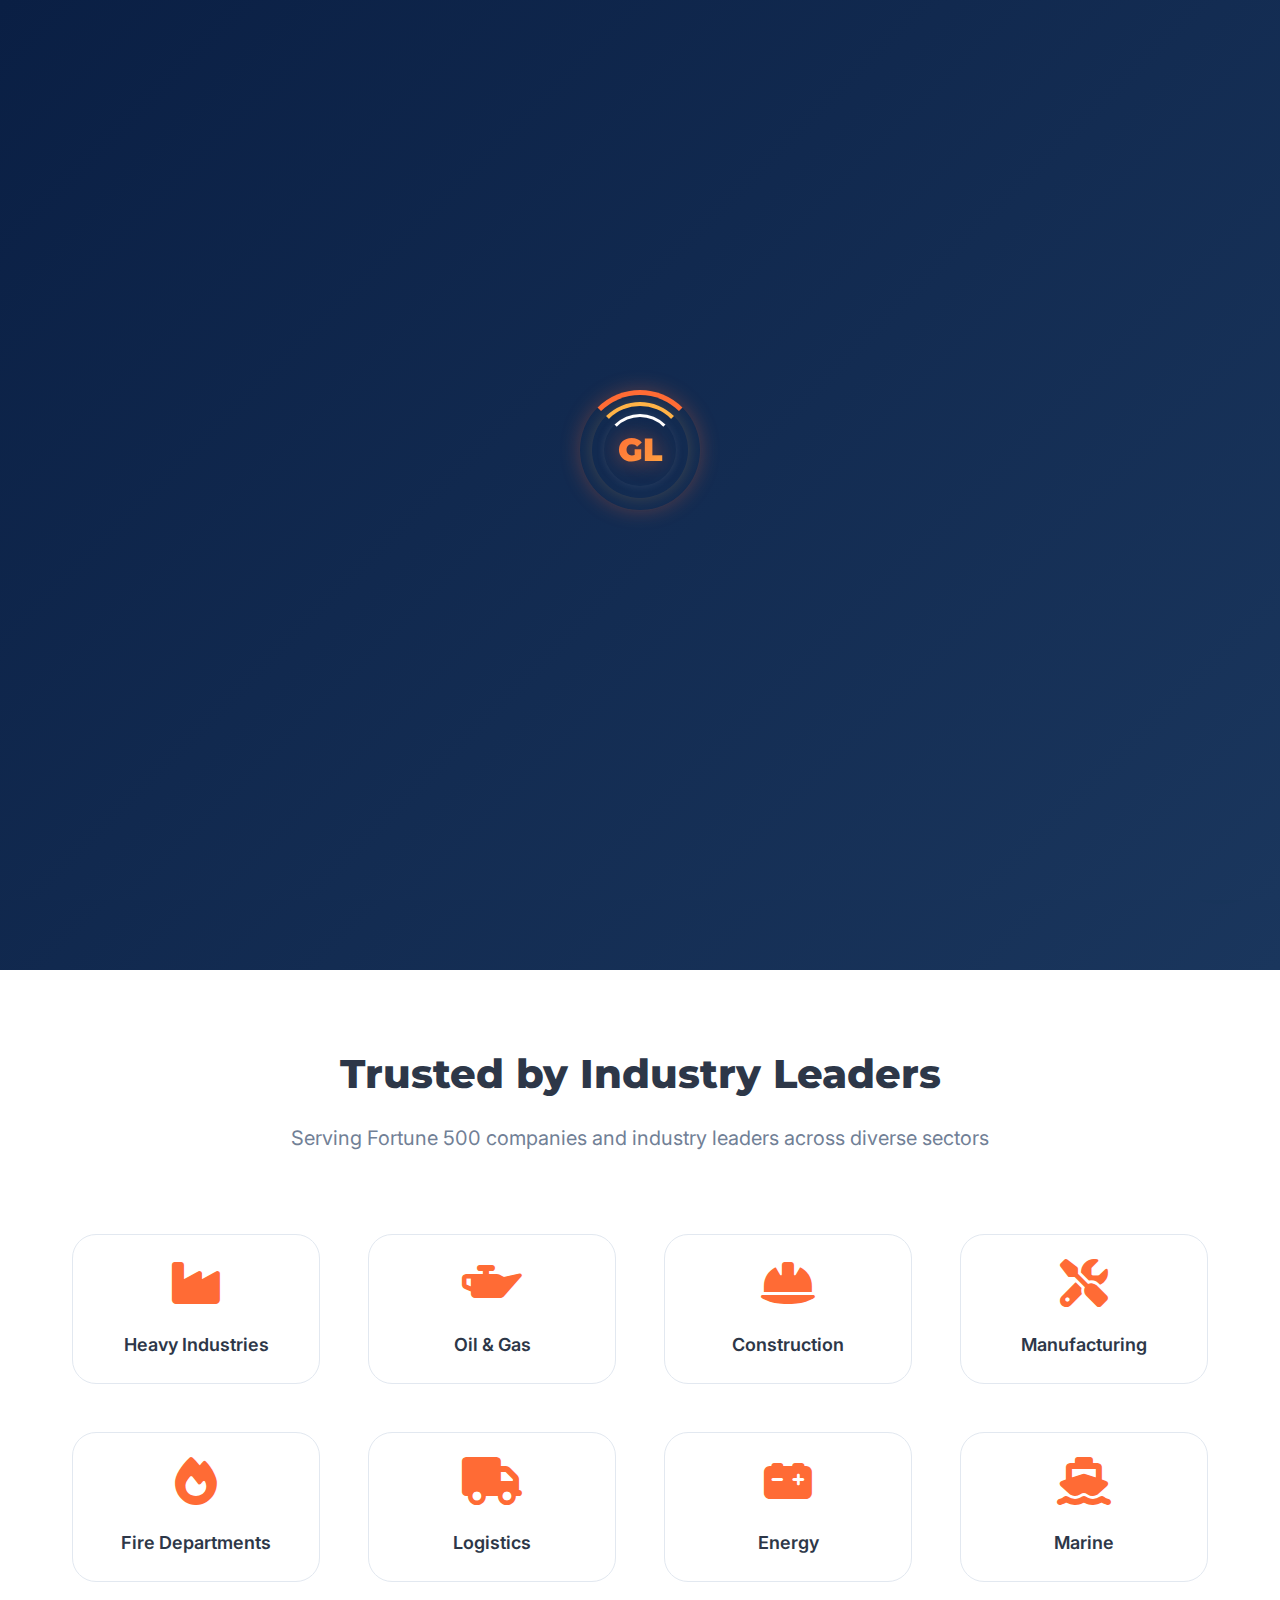
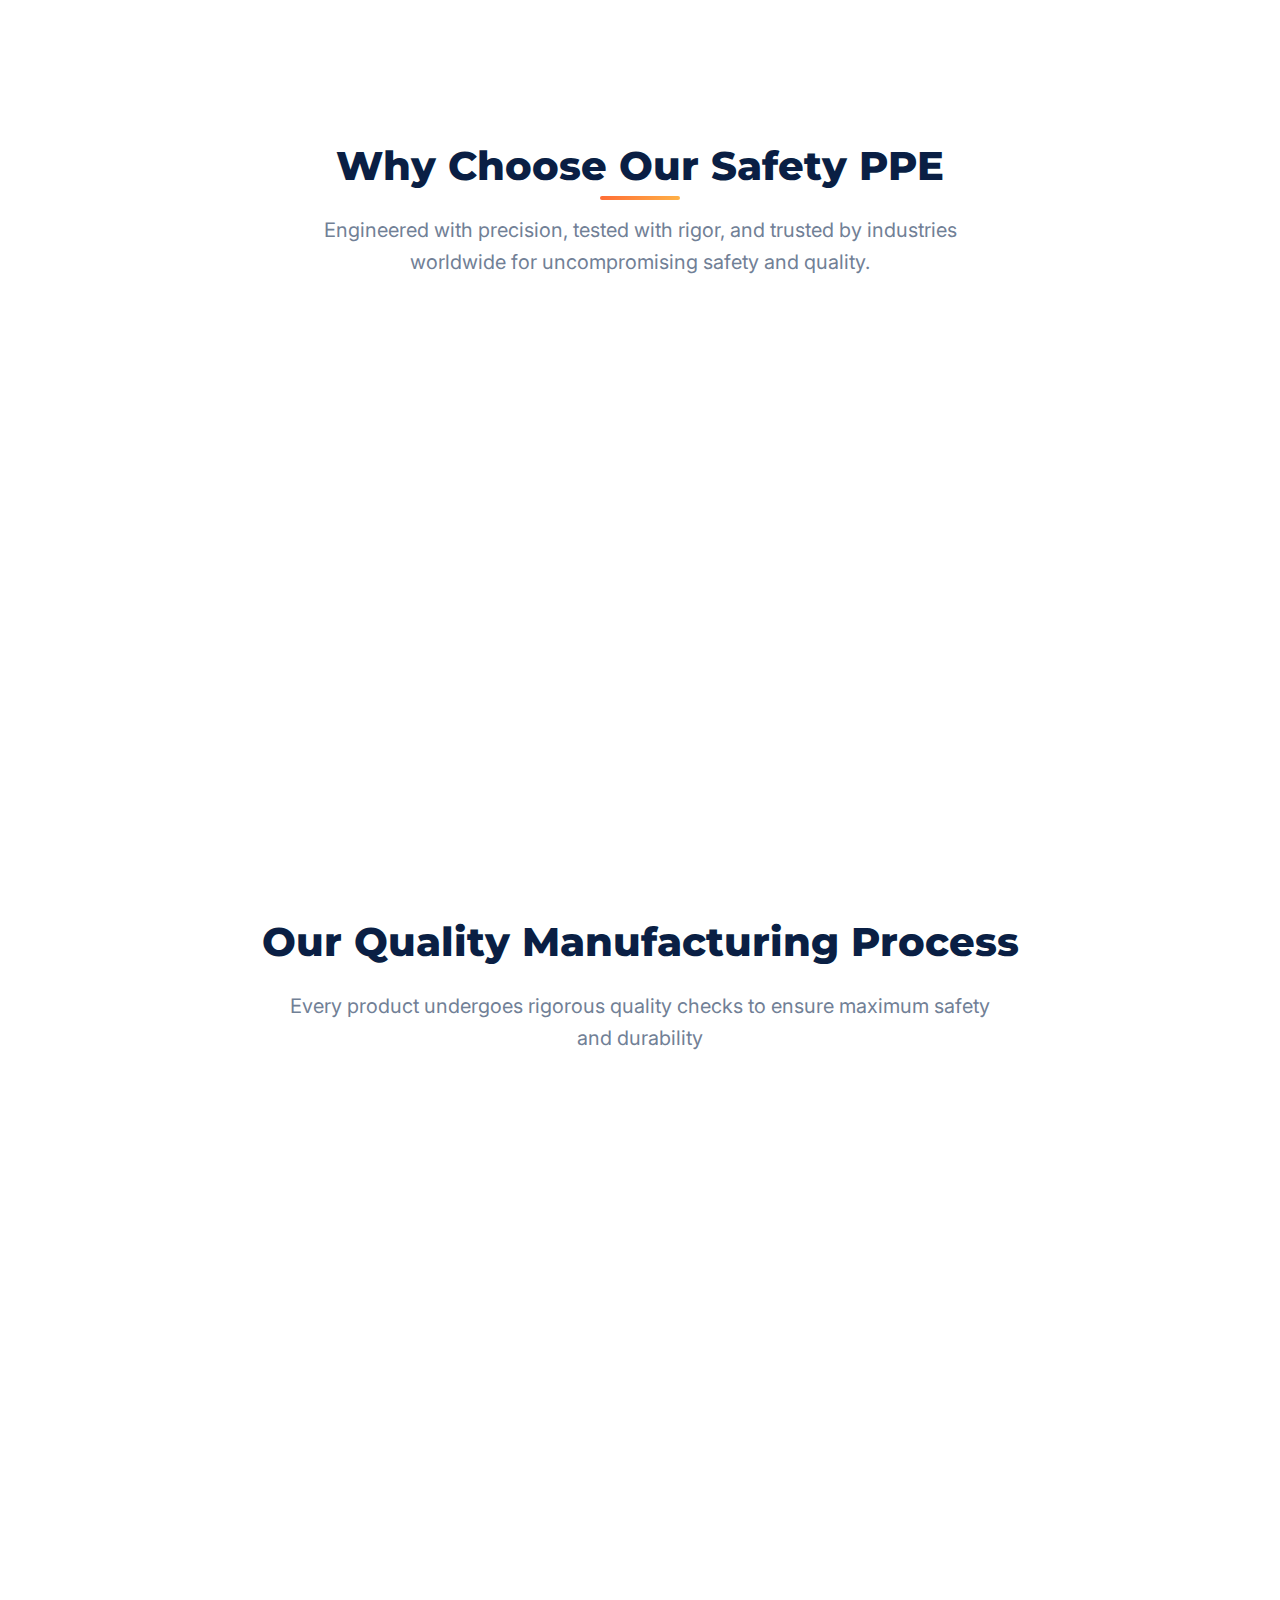
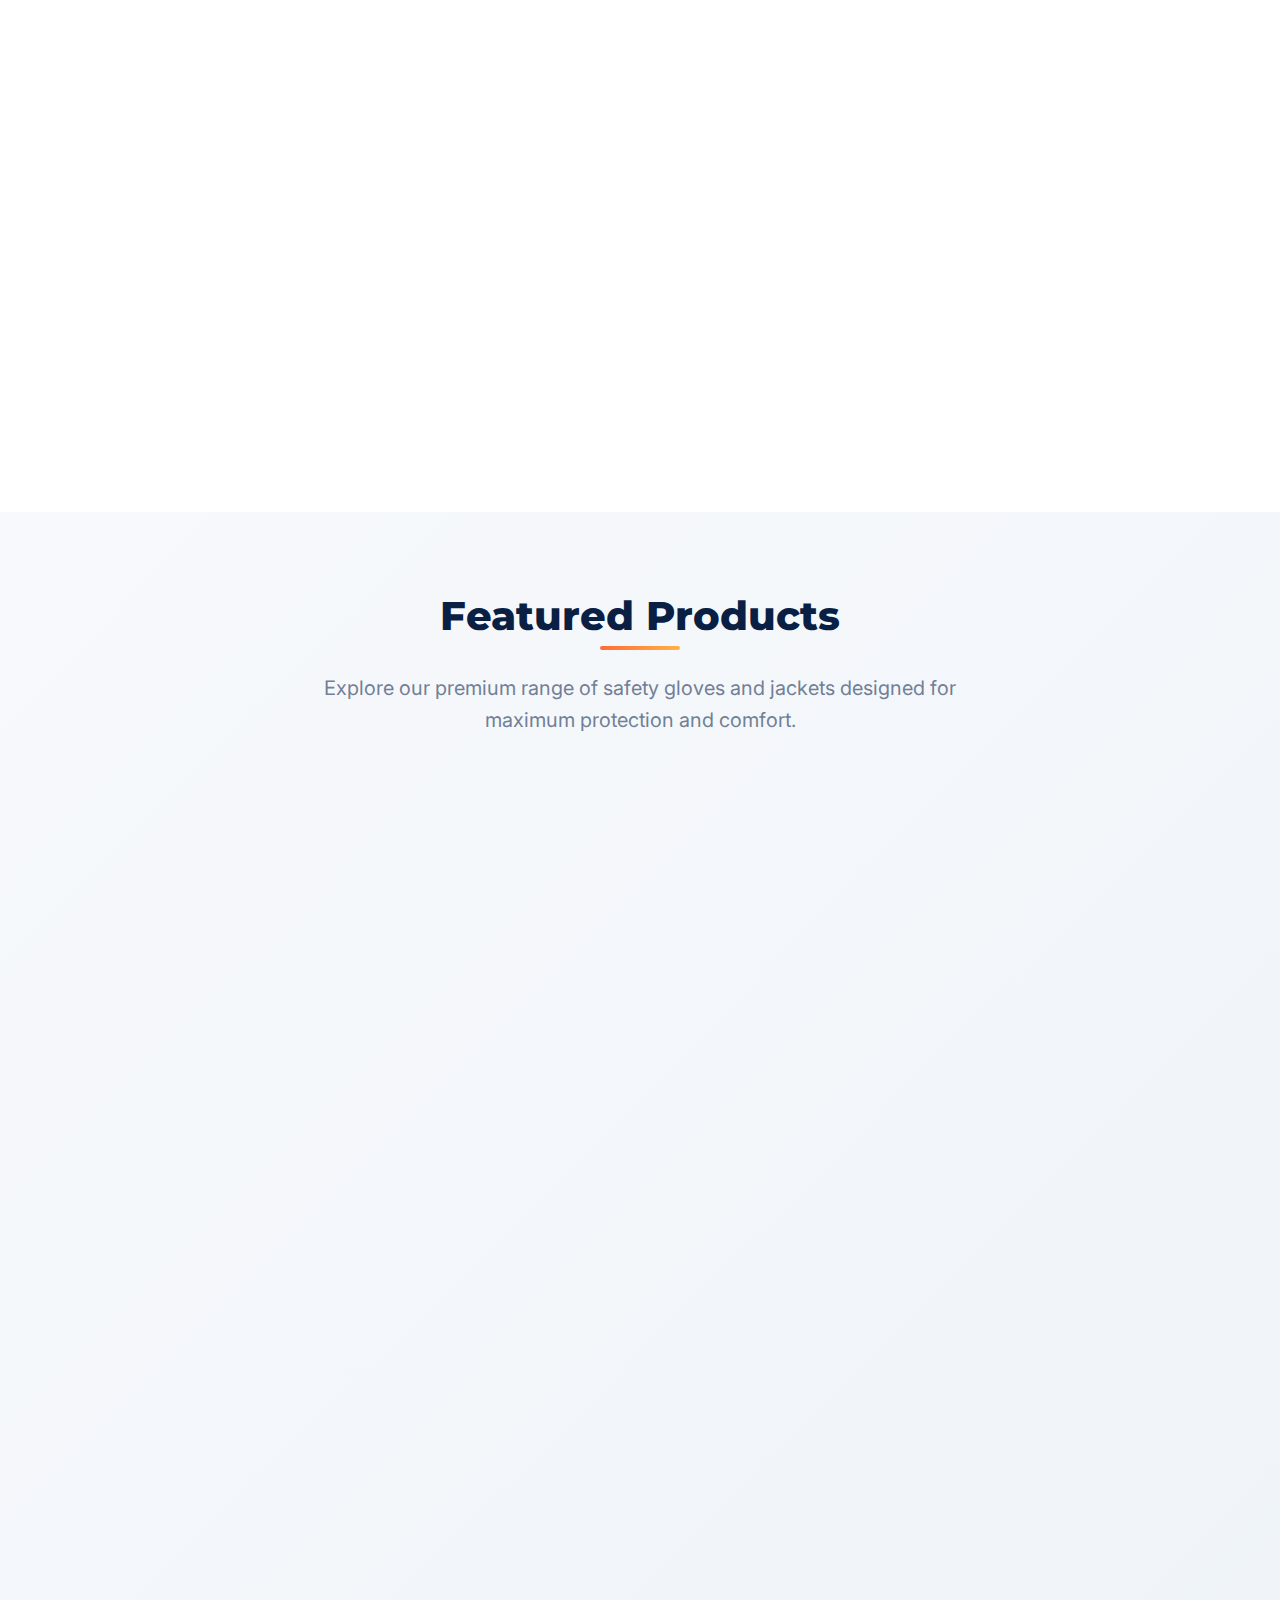
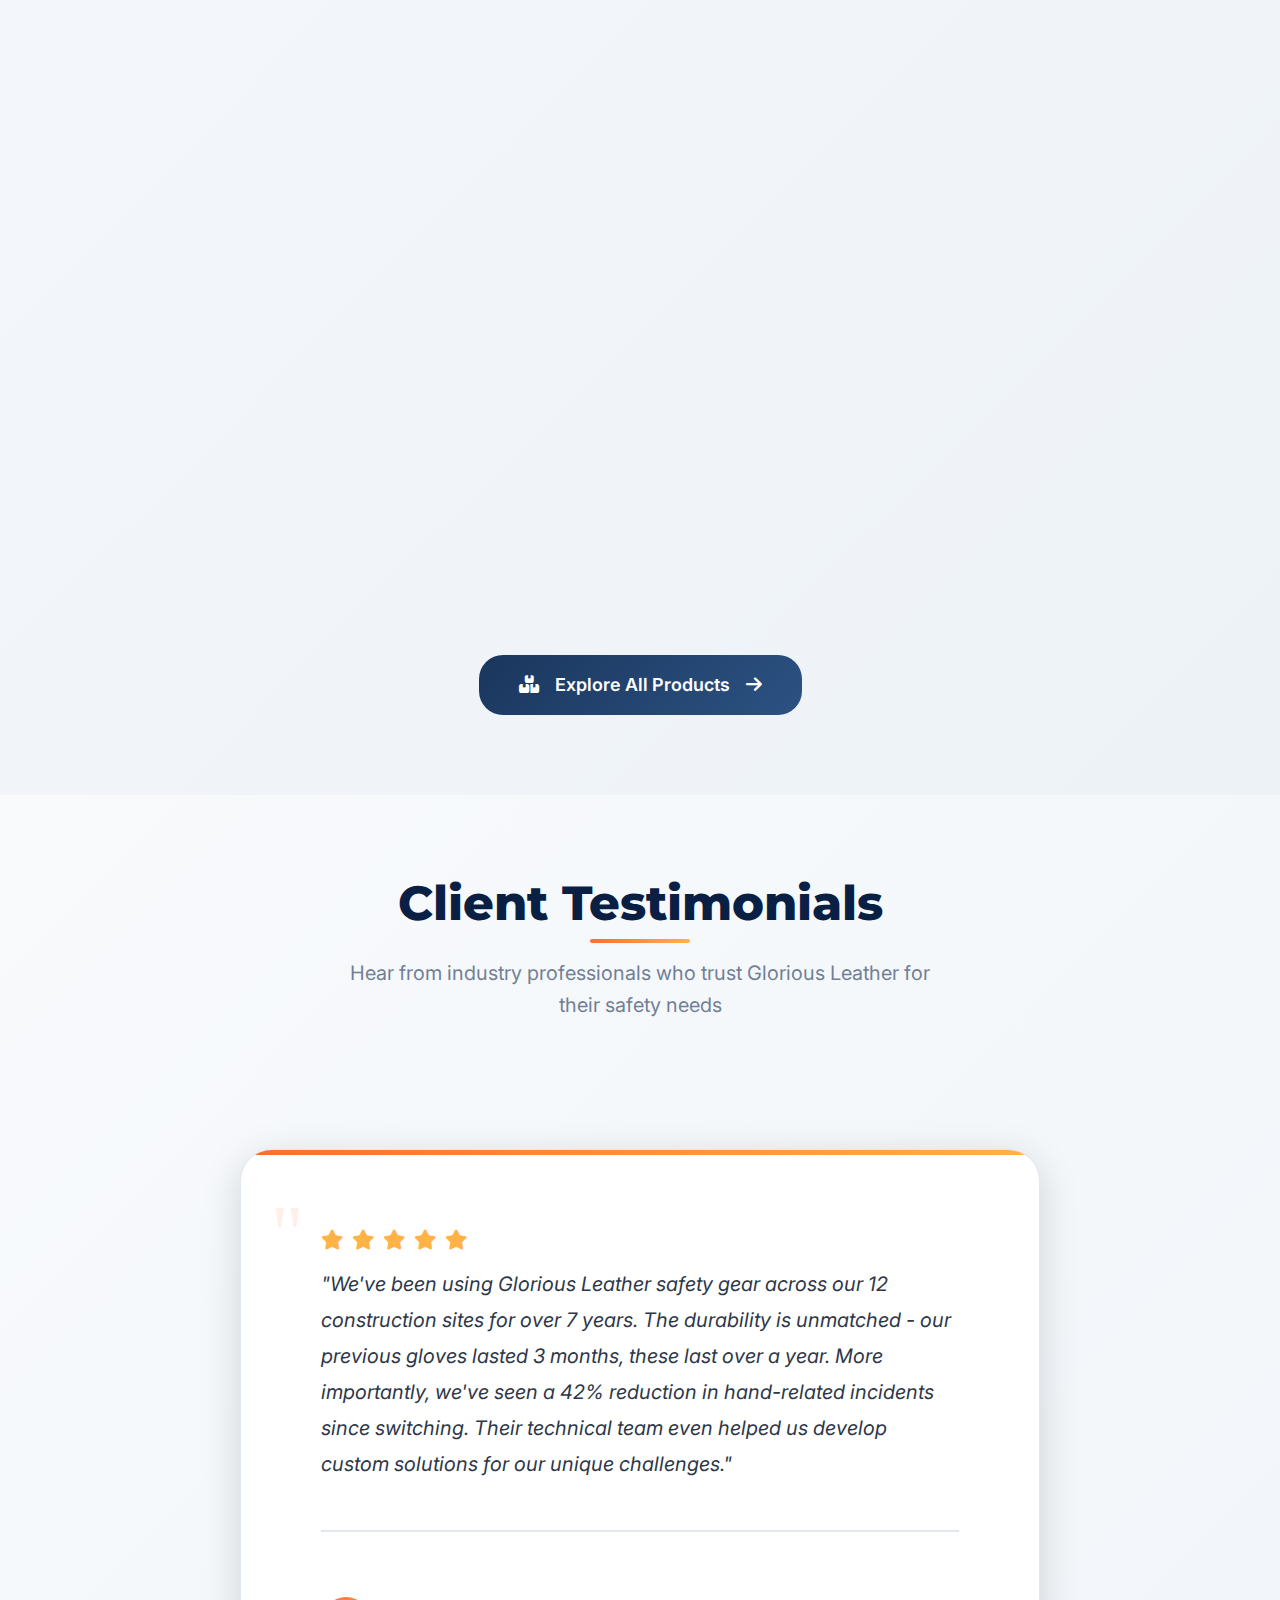
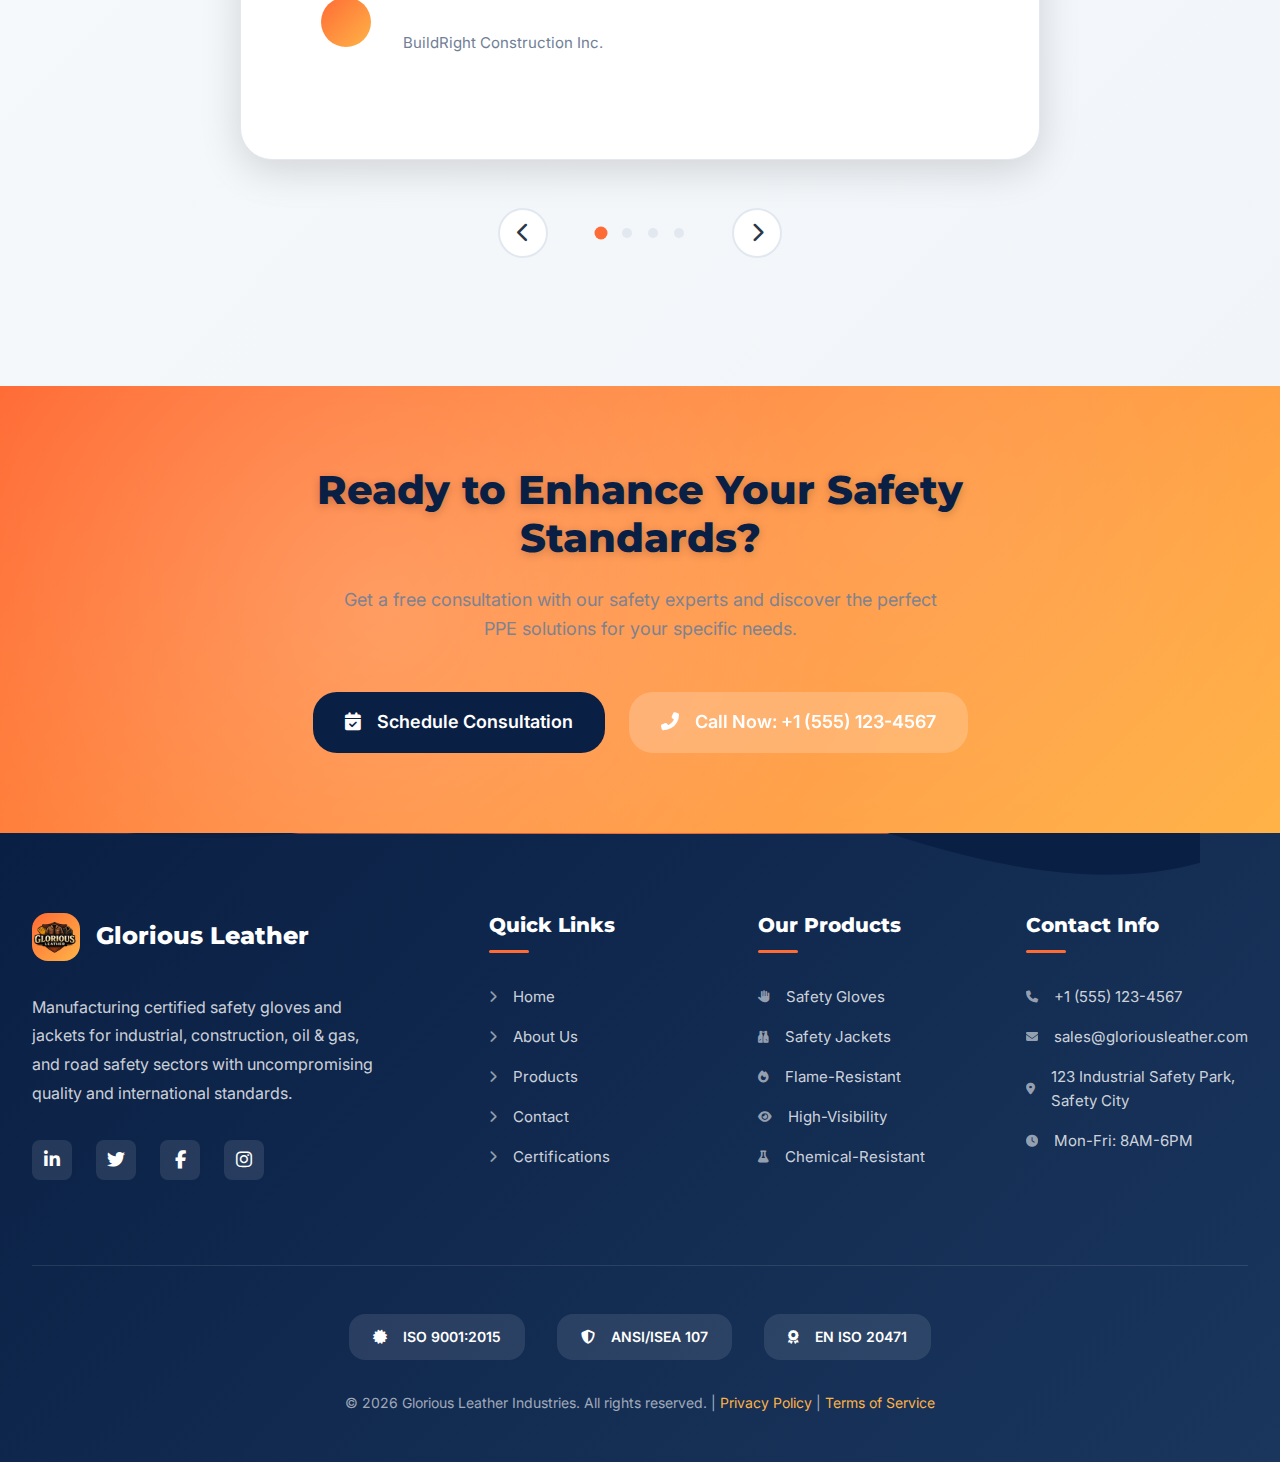
<file: index.html>
<!doctype html>
<html lang="en">
  <head>
    <meta charset="UTF-8" />
    <meta name="viewport" content="width=device-width, initial-scale=1.0" />
    <title>Glorious Leather | Premium Safety PPE Manufacturer</title>

    <!-- Fonts & Icons -->
    <link
      rel="stylesheet"
      href="https://cdnjs.cloudflare.com/ajax/libs/font-awesome/6.4.0/css/all.min.css"
    />
    <link
      href="https://fonts.googleapis.com/css2?family=Inter:wght@300;400;500;600;700;800&family=Montserrat:wght@700;800;900&display=swap"
      rel="stylesheet"
    />

    <style>
      .full-image {
        max-width: 100vw;
        max-height: 100vh;
        object-fit: contain;
      }
      /* ===== PRELOADER ===== */
      #preloader {
        position: fixed;
        top: 0;
        left: 0;
        width: 100%;
        height: 100%;
        background: var(--gradient-dark);
        display: flex;
        flex-direction: column;
        justify-content: center;
        align-items: center;
        z-index: 9999;
        transition:
          opacity 0.8s ease-out,
          visibility 0.8s ease-out;
      }

      .loader {
        width: 120px;
        height: 120px;
        position: relative;
      }

      .loader-circle {
        position: absolute;
        border-radius: 50%;
        animation: spin 1s linear infinite;
      }

      .loader-circle:nth-child(1) {
        width: 100%;
        height: 100%;
        border: 5px solid transparent;
        border-top: 5px solid var(--accent-orange);
        animation-duration: 1s;
        box-shadow: 0 0 20px rgba(255, 107, 53, 0.3);
      }

      .loader-circle:nth-child(2) {
        width: 80%;
        height: 80%;
        top: 10%;
        left: 10%;
        border: 4px solid transparent;
        border-top: 4px solid var(--accent-yellow);
        animation-duration: 0.8s;
        animation-direction: reverse;
        box-shadow: 0 0 15px rgba(255, 179, 71, 0.2);
      }

      .loader-circle:nth-child(3) {
        width: 60%;
        height: 60%;
        top: 20%;
        left: 20%;
        border: 3px solid transparent;
        border-top: 3px solid var(--white);
        animation-duration: 0.6s;
        box-shadow: 0 0 10px rgba(255, 255, 255, 0.1);
      }

      .loader-logo {
        position: absolute;
        top: 50%;
        left: 50%;
        transform: translate(-50%, -50%);
        font-family: "Montserrat", sans-serif;
        font-size: 2rem;
        font-weight: 900;
        background: var(--gradient-orange);
        -webkit-background-clip: text;
        -webkit-text-fill-color: transparent;
        background-clip: text;
        text-shadow: 0 0 20px rgba(255, 107, 53, 0.5);
      }

      .loader-text {
        margin-top: var(--space-lg);
        color: var(--white);
        font-size: 0.9rem;
        letter-spacing: 3px;
        text-transform: uppercase;
        animation: pulse 2s infinite;
        font-weight: 600;
      }

      .loader-progress {
        width: 200px;
        height: 3px;
        background: rgba(255, 255, 255, 0.1);
        border-radius: 2px;
        margin-top: var(--space-md);
        overflow: hidden;
      }

      .loader-progress-bar {
        height: 100%;
        background: var(--gradient-orange);
        width: 0%;
        border-radius: 2px;
        transition: width 0.3s ease;
        box-shadow: 0 0 10px rgba(255, 107, 53, 0.5);
      }

      @keyframes spin {
        0% {
          transform: rotate(0deg);
        }
        100% {
          transform: rotate(360deg);
        }
      }

      @keyframes pulse {
        0%,
        100% {
          opacity: 0.6;
        }
        50% {
          opacity: 1;
        }
      }

      /* ===== ENHANCED HERO CAROUSEL ===== */
      .hero-carousel {
        position: relative;
        width: 100%;
        height: 100vh;
        min-height: 800px;
        max-height: 1200px;
        overflow: hidden;
        margin-top: 70px;
        background: linear-gradient(135deg, #0a1f44 0%, #1a365d 100%);
      }

      .carousel-track {
        display: flex;
        height: 100%;
        transition: transform 1.2s cubic-bezier(0.4, 0, 0.2, 1);
        will-change: transform;
      }

      .carousel-slide {
        position: relative;
        min-width: 100%;
        height: 100%;
        display: flex;
        align-items: center;
        justify-content: center;
        overflow: hidden;
        opacity: 0;
        transition: opacity 0.8s ease;
      }

      .carousel-slide.active {
        opacity: 1;
      }

      .slide-bg {
        position: absolute;
        top: 0;
        left: 0;
        width: 100%;
        height: 100%;
        background-size: cover;
        background-position: center;
        background-repeat: no-repeat;
        filter: brightness(0.6) contrast(1.1);
        transform: scale(1.15);
        transition: transform 20s cubic-bezier(0.4, 0, 0.2, 1);
        will-change: transform;
      }

      .carousel-slide.active .slide-bg {
        transform: scale(1);
        animation: subtleZoom 20s infinite alternate;
      }

      @keyframes subtleZoom {
        0% {
          transform: scale(1);
        }
        100% {
          transform: scale(1.05);
        }
      }

      .slide-content {
        position: relative;
        z-index: 2;
        max-width: 1200px;
        padding: 0 var(--space-lg);
        text-align: center;
        color: var(--white);
        opacity: 0;
        transform: translateY(60px);
        transition: all 1s cubic-bezier(0.4, 0, 0.2, 1) 0.3s;
        will-change: transform, opacity;
      }

      .carousel-slide.active .slide-content {
        opacity: 1;
        transform: translateY(0);
      }

      .slide-content h1 {
        font-size: 5rem;
        font-weight: 900;
        margin-bottom: var(--space-lg);
        text-shadow: 0 6px 30px rgba(0, 0, 0, 0.5);
        line-height: 1.1;
        letter-spacing: -0.5px;
        background: linear-gradient(to right, #ffffff 0%, #f8f9fa 100%);
        -webkit-background-clip: text;
        -webkit-text-fill-color: transparent;
        background-clip: text;
        animation: titleAppear 1.2s cubic-bezier(0.4, 0, 0.2, 1) 0.5s forwards;
        opacity: 0;
      }

      @keyframes titleAppear {
        0% {
          opacity: 0;
          transform: translateY(30px);
        }
        100% {
          opacity: 1;
          transform: translateY(0);
        }
      }

      .slide-content h1 span {
        background: var(--gradient-orange);
        -webkit-background-clip: text;
        -webkit-text-fill-color: transparent;
        background-clip: text;
        position: relative;
        display: inline-block;
        animation: highlightPulse 3s ease-in-out infinite;
      }

      @keyframes highlightPulse {
        0%,
        100% {
          transform: scale(1);
          text-shadow: 0 0 20px rgba(255, 107, 53, 0.3);
        }
        50% {
          transform: scale(1.02);
          text-shadow: 0 0 30px rgba(255, 107, 53, 0.5);
        }
      }

      .slide-subtitle {
        font-size: 1.8rem;
        font-weight: 400;
        max-width: 800px;
        margin: 0 auto var(--space-xl);
        color: rgba(255, 255, 255, 0.95);
        line-height: 1.7;
        opacity: 0;
        transform: translateY(20px);
        animation: subtitleAppear 1s cubic-bezier(0.4, 0, 0.2, 1) 0.8s forwards;
        text-shadow: 0 2px 10px rgba(0, 0, 0, 0.3);
      }

      @keyframes subtitleAppear {
        to {
          opacity: 1;
          transform: translateY(0);
        }
      }

      .carousel-stats {
        position: absolute;
        bottom: 120px;
        left: 0;
        right: 0;
        display: flex;
        justify-content: center;
        gap: var(--space-2xl);
        z-index: 10;
        opacity: 0;
        animation: statsAppear 1s cubic-bezier(0.4, 0, 0.2, 1) 1s forwards;
      }

      @keyframes statsAppear {
        to {
          opacity: 1;
        }
      }

      .stat-item {
        text-align: center;
        position: relative;
        padding: var(--space-md) var(--space-lg);
        background: rgba(255, 255, 255, 0.05);
        backdrop-filter: blur(10px);
        border-radius: var(--radius-lg);
        border: 1px solid rgba(255, 255, 255, 0.1);
        min-width: 140px;
        opacity: 0;
        transform: translateY(30px);
        animation: statItemAppear 0.6s cubic-bezier(0.4, 0, 0.2, 1) forwards;
      }

      .carousel-slide.active .stat-item:nth-child(1) {
        animation-delay: 1.3s;
      }
      .carousel-slide.active .stat-item:nth-child(2) {
        animation-delay: 1.5s;
      }
      .carousel-slide.active .stat-item:nth-child(3) {
        animation-delay: 1.7s;
      }
      .carousel-slide.active .stat-item:nth-child(4) {
        animation-delay: 1.9s;
      }

      @keyframes statItemAppear {
        to {
          opacity: 1;
          transform: translateY(0);
        }
      }

      .stat-number {
        font-size: 2.8rem;
        font-weight: 800;
        color: var(--accent-yellow);
        margin-bottom: var(--space-xs);
        display: block;
        text-shadow: 0 2px 10px rgba(255, 179, 71, 0.3);
        position: relative;
      }

      .stat-number::after {
        content: "";
        position: absolute;
        bottom: -5px;
        left: 50%;
        transform: translateX(-50%);
        width: 40px;
        height: 3px;
        background: var(--gradient-orange);
        border-radius: 2px;
      }

      .stat-label {
        font-size: 1rem;
        color: rgba(255, 255, 255, 0.9);
        text-transform: uppercase;
        letter-spacing: 1.5px;
        font-weight: 600;
        margin-top: var(--space-xs);
      }

      /* Enhanced Navigation */
      .carousel-nav {
        position: absolute;
        top: 50%;
        transform: translateY(-50%);
        width: 100%;
        display: flex;
        justify-content: space-between;
        padding: 0 var(--space-xl);
        z-index: 10;
        opacity: 0;
        animation: navAppear 1s cubic-bezier(0.4, 0, 0.2, 1) 1.5s forwards;
      }

      @keyframes navAppear {
        to {
          opacity: 1;
        }
      }

      .carousel-btn {
        width: 70px;
        height: 70px;
        border-radius: 50%;
        background: rgba(255, 255, 255, 0.1);
        backdrop-filter: blur(20px);
        border: 2px solid rgba(255, 255, 255, 0.2);
        color: var(--white);
        cursor: pointer;
        display: flex;
        align-items: center;
        justify-content: center;
        font-size: 1.8rem;
        transition: all 0.4s cubic-bezier(0.4, 0, 0.2, 1);
        opacity: 0.8;
      }

      .carousel-btn:hover {
        background: var(--gradient-orange);
        transform: scale(1.15);
        opacity: 1;
        border-color: transparent;
        box-shadow: 0 10px 30px rgba(255, 107, 53, 0.4);
      }

      .carousel-controls {
        position: absolute;
        bottom: 60px;
        left: 50%;
        transform: translateX(-50%);
        display: flex;
        gap: var(--space-md);
        z-index: 10;
        opacity: 0;
        animation: controlsAppear 1s cubic-bezier(0.4, 0, 0.2, 1) 1.8s forwards;
      }

      @keyframes controlsAppear {
        to {
          opacity: 1;
        }
      }

      .carousel-dot {
        width: 14px;
        height: 14px;
        border-radius: 50%;
        background: rgba(255, 255, 255, 0.3);
        cursor: pointer;
        transition: all 0.4s cubic-bezier(0.4, 0, 0.2, 1);
        position: relative;
        overflow: hidden;
      }

      .carousel-dot::before {
        content: "";
        position: absolute;
        top: 0;
        left: 0;
        width: 100%;
        height: 100%;
        background: var(--gradient-orange);
        border-radius: 50%;
        transform: scale(0);
        transition: transform 0.4s cubic-bezier(0.4, 0, 0.2, 1);
      }

      .carousel-dot.active::before {
        transform: scale(1);
      }

      .carousel-dot.active {
        transform: scale(1.3);
        box-shadow: 0 0 20px rgba(255, 107, 53, 0.5);
      }

      /* Hero CTA Button */
      .hero-cta {
        margin-top: var(--space-xl);
        opacity: 0;
        animation: ctaAppear 1s cubic-bezier(0.4, 0, 0.2, 1) 1s forwards;
      }

      @keyframes ctaAppear {
        to {
          opacity: 1;
        }
      }

      .hero-cta-button {
        display: inline-flex;
        align-items: center;
        gap: var(--space-md);
        padding: 1.2rem 3rem;
        background: var(--gradient-orange);
        color: var(--white);
        border-radius: var(--radius-xl);
        font-size: 1.3rem;
        font-weight: 700;
        text-transform: uppercase;
        letter-spacing: 1px;
        transition: all 0.4s cubic-bezier(0.4, 0, 0.2, 1);
        position: relative;
        overflow: hidden;
        box-shadow: 0 10px 30px rgba(255, 107, 53, 0.3);
      }

      .hero-cta-button::before {
        content: "";
        position: absolute;
        top: 0;
        left: -100%;
        width: 100%;
        height: 100%;
        background: linear-gradient(
          90deg,
          transparent,
          rgba(255, 255, 255, 0.2),
          transparent
        );
        transition: left 0.7s ease;
      }

      .hero-cta-button:hover::before {
        left: 100%;
      }

      .hero-cta-button:hover {
        transform: translateY(-5px);
        box-shadow: 0 20px 40px rgba(255, 107, 53, 0.4);
      }
      /* Enhanced slide transition effects */
      @keyframes slideOut {
        from {
          opacity: 1;
          transform: scale(1);
        }
        to {
          opacity: 0;
          transform: scale(0.95);
        }
      }

      @keyframes slideIn {
        from {
          opacity: 0;
          transform: scale(1.05);
        }
        to {
          opacity: 1;
          transform: scale(1);
        }
      }
      /* Responsive improvements */
      @media (max-width: 1200px) {
        .slide-content h1 {
          font-size: 4rem;
        }

        .slide-subtitle {
          font-size: 1.5rem;
          max-width: 700px;
        }

        .carousel-stats {
          gap: var(--space-xl);
          bottom: 100px;
        }

        .stat-item {
          min-width: 120px;
          padding: var(--space-sm) var(--space-md);
        }

        .stat-number {
          font-size: 2.2rem;
        }
      }

      @media (max-width: 992px) {
        .hero-carousel {
          min-height: 700px;
        }

        .slide-content h1 {
          font-size: 3.2rem;
        }

        .slide-subtitle {
          font-size: 1.3rem;
        }

        .carousel-stats {
          flex-wrap: wrap;
          gap: var(--space-lg);
          bottom: 80px;
        }

        .stat-item {
          min-width: 140px;
          flex: 0 0 calc(50% - var(--space-lg));
          margin-bottom: var(--space-md);
        }

        .carousel-btn {
          width: 60px;
          height: 60px;
          font-size: 1.5rem;
        }
      }

      @media (max-width: 768px) {
        .hero-carousel {
          min-height: 600px;
          margin-top: 60px;
        }

        .slide-content h1 {
          font-size: 2.5rem;
        }

        .slide-subtitle {
          font-size: 1.1rem;
          padding: 0 var(--space-md);
        }

        .carousel-stats {
          bottom: 60px;
          gap: var(--space-md);
        }

        .stat-item {
          min-width: 120px;
          padding: var(--space-sm);
        }

        .stat-number {
          font-size: 1.8rem;
        }

        .stat-label {
          font-size: 0.9rem;
        }

        .carousel-btn {
          width: 50px;
          height: 50px;
          font-size: 1.2rem;
        }

        .carousel-dot {
          width: 10px;
          height: 10px;
        }

        .hero-cta-button {
          padding: 1rem 2rem;
          font-size: 1.1rem;
        }
      }

      @media (max-width: 576px) {
        .slide-content h1 {
          font-size: 2rem;
        }

        .slide-subtitle {
          font-size: 1rem;
        }

        .carousel-stats {
          position: relative;
          bottom: auto;
          margin-top: var(--space-xl);
          flex-direction: column;
          align-items: center;
        }

        .stat-item {
          width: 100%;
          max-width: 200px;
        }

        .carousel-nav {
          padding: 0 var(--space-md);
        }

        .carousel-controls {
          bottom: 40px;
        }
      }

      /* ===== NEW: INDUSTRY CLIENTS SECTION ===== */
      .clients-section {
        background: var(--light-bg);
        padding: var(--space-xl) 0;
        position: relative;
        overflow: hidden;
      }

      .dark-mode .clients-section {
        background: var(--primary-dark);
      }

      .clients-container {
        max-width: 1200px;
        margin: 0 auto;
        padding: 0 var(--space-lg);
      }

      .clients-header {
        text-align: center;
        margin-bottom: var(--space-xl);
      }

      .clients-title {
        font-size: 1.5rem;
        color: var(--text-dark);
        margin-bottom: var(--space-md);
      }

      .dark-mode .clients-title {
        color: var(--white);
      }

      .clients-grid {
        display: grid;
        grid-template-columns: repeat(auto-fit, minmax(150px, 1fr));
        gap: var(--space-xl);
        align-items: center;
        justify-items: center;
      }

      .client-item {
        background: var(--card-bg);
        padding: var(--space-lg);
        border-radius: var(--radius-md);
        width: 100%;
        height: 100px;
        display: flex;
        align-items: center;
        justify-content: center;
        transition: all var(--transition-normal);
        border: 1px solid var(--border-light);
        position: relative;
        overflow: hidden;
      }

      .client-item::before {
        content: "";
        position: absolute;
        top: 0;
        left: -100%;
        width: 100%;
        height: 100%;
        background: linear-gradient(
          90deg,
          transparent,
          rgba(255, 107, 53, 0.1),
          transparent
        );
        transition: left 0.7s ease;
      }

      .client-item:hover::before {
        left: 100%;
      }

      .client-item:hover {
        transform: translateY(-5px);
        box-shadow: var(--shadow-medium);
        border-color: var(--accent-orange);
      }

      .client-icon {
        font-size: 2.5rem;
        color: var(--text-light);
        transition: all var(--transition-normal);
      }

      .client-item:hover .client-icon {
        color: var(--accent-orange);
        transform: scale(1.1);
      }

      /* ===== NEW: TESTIMONIALS SECTION ===== */
      .testimonials-section {
        padding: var(--space-2xl) 0;
        background: linear-gradient(135deg, #f8fafc 0%, #f1f5f9 100%);
        position: relative;
        overflow: hidden;
      }

      .dark-mode .testimonials-section {
        background: linear-gradient(135deg, #0f172a 0%, #1e293b 100%);
      }

      .testimonials-container {
        max-width: 1200px;
        margin: 0 auto;
        padding: 0 var(--space-lg);
      }

      .testimonials-header {
        text-align: center;
        margin-bottom: var(--space-2xl);
      }

      .testimonials-title {
        font-size: 3rem;
        margin-bottom: var(--space-md);
        position: relative;
        display: inline-block;
      }

      .testimonials-title::after {
        content: "";
        position: absolute;
        bottom: -10px;
        left: 50%;
        transform: translateX(-50%);
        width: 100px;
        height: 4px;
        background: var(--gradient-orange);
        border-radius: 2px;
      }

      .testimonials-subtitle {
        color: var(--text-light);
        font-size: 1.25rem;
        max-width: 600px;
        margin: 0 auto;
        line-height: 1.6;
      }

      .testimonials-carousel {
        position: relative;
        overflow: hidden;
        padding: var(--space-xl) 0;
      }

      .testimonials-track {
        display: flex;
        transition: transform 0.8s cubic-bezier(0.4, 0, 0.2, 1);
      }

      .testimonial-card {
        min-width: 100%;
        padding: 0 var(--space-lg);
        box-sizing: border-box;
      }

      .testimonial-content-wrapper {
        background: var(--card-bg);
        border-radius: var(--radius-xl);
        padding: var(--space-2xl);
        box-shadow: var(--shadow-hard);
        border: 1px solid var(--border-light);
        position: relative;
        overflow: hidden;
        max-width: 800px;
        margin: 0 auto;
      }

      .testimonial-content-wrapper::before {
        content: "";
        position: absolute;
        top: 0;
        left: 0;
        right: 0;
        height: 5px;
        background: var(--gradient-orange);
      }

      .testimonial-quote {
        font-size: 5rem;
        color: var(--accent-orange);
        opacity: 0.1;
        position: absolute;
        top: 20px;
        left: 30px;
        font-family: Georgia, serif;
      }

      .testimonial-content {
        font-size: 1.25rem;
        line-height: 1.8;
        color: var(--text-dark);
        margin-bottom: var(--space-xl);
        font-style: italic;
        position: relative;
        z-index: 1;
      }

      .testimonial-author {
        display: flex;
        align-items: center;
        gap: var(--space-lg);
        padding-top: var(--space-lg);
        border-top: 2px solid var(--border-light);
      }

      .author-avatar {
        width: 80px;
        height: 80px;
        border-radius: 50%;
        overflow: hidden;
        background: var(--gradient-orange);
        display: flex;
        align-items: center;
        justify-content: center;
        flex-shrink: 0;
      }

      .author-avatar i {
        font-size: 2rem;
        color: var(--white);
      }

      .author-info {
        flex-grow: 1;
      }

      .author-info h4 {
        font-size: 1.5rem;
        margin-bottom: var(--space-xs);
        color: var(--primary-dark);
      }

      .dark-mode .author-info h4 {
        color: var(--white);
      }

      .author-role {
        color: var(--accent-orange);
        font-weight: 600;
        margin-bottom: var(--space-xs);
        font-size: 1rem;
      }

      .author-company {
        color: var(--text-light);
        font-size: 0.9375rem;
      }

      .testimonial-rating {
        display: flex;
        gap: var(--space-xs);
        margin-bottom: var(--space-md);
      }

      .testimonial-rating i {
        color: var(--accent-yellow);
        font-size: 1.25rem;
      }

      .testimonials-nav {
        display: flex;
        justify-content: center;
        align-items: center;
        gap: var(--space-xl);
        margin-top: var(--space-xl);
      }

      .testimonial-dots {
        display: flex;
        gap: var(--space-sm);
      }

      .testimonial-dot {
        width: 10px;
        height: 10px;
        border-radius: 50%;
        background: var(--border-light);
        cursor: pointer;
        transition: all 0.3s ease;
      }

      .testimonial-dot.active {
        background: var(--accent-orange);
        transform: scale(1.3);
      }

      .testimonial-btn {
        width: 50px;
        height: 50px;
        border-radius: 50%;
        background: var(--card-bg);
        border: 2px solid var(--border-light);
        color: var(--text-dark);
        cursor: pointer;
        display: flex;
        align-items: center;
        justify-content: center;
        font-size: 1.25rem;
        transition: all 0.3s ease;
      }

      .dark-mode .testimonial-btn {
        background: var(--primary-blue);
        border-color: var(--border-light);
        color: var(--white);
      }

      .testimonial-btn:hover {
        background: var(--accent-orange);
        color: var(--white);
        border-color: var(--accent-orange);
        transform: scale(1.1);
      }

      .author-avatar {
        width: 50px;
        height: 50px;
        background: var(--gradient-orange);
        border-radius: 50%;
        display: flex;
        align-items: center;
        justify-content: center;
        font-size: 1.25rem;
        color: var(--white);
      }

      .author-info h4 {
        color: var(--white);
        margin-bottom: var(--space-xs);
      }

      .author-role {
        color: rgba(255, 255, 255, 0.7);
        font-size: 0.875rem;
      }

      .testimonial-rating {
        color: var(--accent-yellow);
        margin-bottom: var(--space-sm);
      }

      .theme-toggle {
        width: 44px;
        height: 44px;
        border-radius: var(--radius-sm);
        background: var(--light-bg);
        border: 1px solid var(--border-light);
        color: var(--text-dark);
        cursor: pointer;
        display: flex;
        align-items: center;
        justify-content: center;
        font-size: 1.125rem;
        transition: all var(--transition-normal);
        position: relative;
        overflow: hidden;
      }

      .dark-mode .theme-toggle {
        background: var(--card-bg);
        border-color: var(--border-light);
        color: var(--white);
      }

      .theme-toggle:hover {
        background: var(--accent-orange);
        color: var(--white);
        transform: rotate(15deg) scale(1.1);
        box-shadow: var(--shadow-glow);
      }

      .theme-toggle i {
        transition: transform 0.3s ease;
      }

      .theme-toggle:hover i {
        transform: rotate(180deg);
      }

      /* ===== NEW: PROCESS SECTION ===== */
      .process-section {
        background: var(--white);
        padding: var(--space-2xl) 0;
      }

      .dark-mode .process-section {
        background: var(--light-bg);
      }

      .process-container {
        max-width: 1200px;
        margin: 0 auto;
        padding: 0 var(--space-lg);
      }

      .process-header {
        text-align: center;
        margin-bottom: var(--space-2xl);
      }

      .process-title {
        font-size: 2.5rem;
        color: var(--primary-dark);
        margin-bottom: var(--space-md);
      }

      .dark-mode .process-title {
        color: var(--white);
      }

      .process-steps {
        display: grid;
        grid-template-columns: repeat(auto-fit, minmax(250px, 1fr));
        gap: var(--space-xl);
        position: relative;
      }

      .process-step {
        text-align: center;
        position: relative;
        padding: var(--space-xl);
        background: var(--card-bg);
        border-radius: var(--radius-lg);
        transition: all var(--transition-normal);
        border: 1px solid var(--border-light);
      }

      .process-step:hover {
        transform: translateY(-5px);
        box-shadow: var(--shadow-medium);
        border-color: var(--accent-orange);
      }

      .step-number {
        width: 60px;
        height: 60px;
        background: var(--gradient-orange);
        color: var(--white);
        border-radius: 50%;
        display: flex;
        align-items: center;
        justify-content: center;
        font-size: 1.5rem;
        font-weight: 700;
        margin: 0 auto var(--space-lg);
        position: relative;
        z-index: 2;
      }

      .step-icon {
        font-size: 2rem;
        color: var(--accent-orange);
        margin-bottom: var(--space-md);
      }

      .step-content h3 {
        font-size: 1.25rem;
        margin-bottom: var(--space-sm);
        color: var(--primary-dark);
      }

      .dark-mode .step-content h3 {
        color: var(--white);
      }

      .step-content p {
        color: var(--text-light);
        font-size: 0.9375rem;
      }

      /* ===== NEW: CTA BANNER ===== */
      .cta-banner {
        background: linear-gradient(
          135deg,
          var(--accent-orange) 0%,
          var(--accent-yellow) 100%
        );
        padding: var(--space-2xl) 0;
        position: relative;
        overflow: hidden;
      }

      .cta-banner::before {
        content: "";
        position: absolute;
        top: 0;
        left: 0;
        right: 0;
        bottom: 0;
        background:
          radial-gradient(
            circle at 30% 50%,
            rgba(255, 255, 255, 0.2) 0%,
            transparent 50%
          ),
          radial-gradient(
            circle at 70% 30%,
            rgba(255, 255, 255, 0.1) 0%,
            transparent 50%
          );
      }

      .cta-container {
        position: relative;
        z-index: 2;
        max-width: 800px;
        margin: 0 auto;
        padding: 0 var(--space-lg);
        text-align: center;
        color: var(--white);
      }

      .cta-title {
        font-size: 2.5rem;
        margin-bottom: var(--space-md);
        text-shadow: 0 2px 10px rgba(0, 0, 0, 0.2);
      }

      .cta-description {
        font-size: 1.125rem;
        margin-bottom: var(--space-xl);
        opacity: 0.9;
        max-width: 600px;
        margin-left: auto;
        margin-right: auto;
      }

      .cta-buttons {
        display: flex;
        gap: var(--space-md);
        justify-content: center;
        flex-wrap: wrap;
      }

      .cta-button-primary {
        padding: 1rem 2rem;
        background: var(--primary-dark);
        color: var(--white);
        border-radius: var(--radius-lg);
        font-weight: 600;
        font-size: 1.125rem;
        display: flex;
        align-items: center;
        gap: var(--space-sm);
        transition: all var(--transition-normal);
        position: relative;
        overflow: hidden;
      }

      .cta-button-secondary {
        padding: 1rem 2rem;
        background: rgba(255, 255, 255, 0.2);
        color: var(--white);
        border-radius: var(--radius-lg);
        font-weight: 600;
        font-size: 1.125rem;
        display: flex;
        align-items: center;
        gap: var(--space-sm);
        transition: all var(--transition-normal);
        position: relative;
        overflow: hidden;
        backdrop-filter: blur(10px);
      }

      .cta-button-primary:hover,
      .cta-button-secondary:hover {
        transform: translateY(-3px);
        box-shadow: 0 15px 30px rgba(0, 0, 0, 0.3);
      }

      /* ===== ENHANCED HERO SECTION ===== */
      .hero {
        min-height: 100vh;
        display: flex;
        align-items: center;
        position: relative;
        overflow: hidden;
        background: linear-gradient(
          135deg,
          var(--primary-dark) 0%,
          var(--primary-blue) 100%
        );
        color: var(--white);
        margin-top: 70px;
      }

      .hero::before {
        content: "";
        position: absolute;
        top: 0;
        left: 0;
        right: 0;
        bottom: 0;
        background:
          radial-gradient(
            circle at 20% 30%,
            rgba(255, 107, 53, 0.15) 0%,
            transparent 50%
          ),
          radial-gradient(
            circle at 80% 70%,
            rgba(255, 179, 71, 0.1) 0%,
            transparent 50%
          ),
          radial-gradient(
            circle at 40% 80%,
            rgba(59, 130, 246, 0.05) 0%,
            transparent 50%
          );
      }

      .hero-content {
        position: relative;
        z-index: 2;
        max-width: 900px;
        margin: 0 auto;
        text-align: center;
        padding: var(--space-2xl) 0;
      }

      .hero h1 {
        font-size: 4rem;
        margin-bottom: var(--space-lg);
        color: var(--white);
        text-shadow: 0 2px 10px rgba(0, 0, 0, 0.3);
        animation: fadeUp 1s ease 0.2s forwards;
        opacity: 0;
        line-height: 1.1;
      }

      .hero h1 span {
        background: var(--gradient-orange);
        -webkit-background-clip: text;
        -webkit-text-fill-color: transparent;
        background-clip: text;
        display: inline-block;
      }

      .hero-subtitle {
        font-size: 1.5rem;
        color: rgba(255, 255, 255, 0.9);
        margin-bottom: var(--space-xl);
        opacity: 0;
        animation: fadeUp 1s ease 0.4s forwards;
        max-width: 700px;
        margin-left: auto;
        margin-right: auto;
        line-height: 1.6;
      }
      a {
        text-decoration: none;
        color: inherit;
        transition: all var(--transition-fast);
        cursor: pointer;
      }

      .nav-link,
      .mobile-nav a,
      .footer-links a,
      .cta-button,
      .view-product,
      .explore-button {
        cursor: pointer !important;
      }

      /* Fix broken link colors */
      .dark-mode a:not(.cta-button):not(.view-product):not(.explore-button) {
        color: var(--text-light);
      }

      .dark-mode
        a:hover:not(.cta-button):not(.view-product):not(.explore-button) {
        color: var(--accent-orange);
      }

      /* ===== FIXED MOBILE MENU ===== */
      .mobile-menu {
        position: fixed;
        top: 80px;
        left: 0;
        right: 0;
        background: var(--card-bg);
        backdrop-filter: blur(20px);
        -webkit-backdrop-filter: blur(20px);
        padding: var(--space-lg);
        border-top: 1px solid var(--border-light);
        transform: translateY(-100%);
        opacity: 0;
        visibility: hidden;
        transition: all var(--transition-normal);
        z-index: 999;
        box-shadow: var(--shadow-hard);
        max-height: calc(100vh - 80px);
        overflow-y: auto;
      }

      .mobile-menu.active {
        transform: translateY(0);
        opacity: 1;
        visibility: visible;
      }

      @keyframes fadeUp {
        from {
          opacity: 0;
          transform: translateY(30px);
        }
        to {
          opacity: 1;
          transform: translateY(0);
        }
      }

      @keyframes float {
        0%,
        100% {
          transform: translateY(0) rotate(0deg);
        }
        50% {
          transform: translateY(-15px) rotate(3deg);
        }
      }

      @keyframes floatLogo {
        0%,
        100% {
          transform: perspective(1000px) rotateY(-10deg) translateY(0);
        }
        50% {
          transform: perspective(1000px) rotateY(-10deg) translateY(-5px);
        }
      }

      /* ===== RESPONSIVE ENHANCEMENTS ===== */
      @media (max-width: 992px) {
        .hero h1 {
          font-size: 3rem;
        }

        .testimonials-grid,
        .process-steps,
        .clients-grid {
          grid-template-columns: repeat(2, 1fr);
        }

        .cta-buttons {
          flex-direction: column;
          align-items: center;
        }
      }

      @media (max-width: 768px) {
        .hero h1 {
          font-size: 2.5rem;
        }

        .testimonials-grid,
        .process-steps,
        .clients-grid {
          grid-template-columns: 1fr;
        }

        .hero-subtitle,
        .testimonials-subtitle,
        .cta-description {
          font-size: 1rem;
        }
      }

      /* ===== RESET & BASE ===== */
      * {
        margin: 0;
        padding: 0;
        box-sizing: border-box;
      }

      :root {
        /* Colors */
        --primary-dark: #0a1f44;
        --primary-blue: #1a365d;
        --accent-orange: #ff6b35;
        --accent-yellow: #ffb347;
        --accent-red: #ff3b30;
        --accent-green: #10b981;
        --light-bg: #f7f9fc;
        --white: #ffffff;
        --card-bg: #ffffff;
        --text-dark: #2d3748;
        --text-light: #718096;
        --border-light: #e2e8f0;

        /* Shadows */
        --shadow-soft: 0 4px 20px rgba(0, 0, 0, 0.08);
        --shadow-medium: 0 6px 30px rgba(0, 0, 0, 0.12);
        --shadow-hard: 0 10px 40px rgba(0, 0, 0, 0.15);
        --shadow-glow: 0 0 20px rgba(255, 107, 53, 0.2);

        /* Gradients */
        --gradient-orange: linear-gradient(135deg, #ff6b35, #ffb347);
        --gradient-blue: linear-gradient(135deg, #1a365d, #2c5282);
        --gradient-dark: linear-gradient(135deg, #0a1f44, #1a365d);
        --gradient-green: linear-gradient(135deg, #10b981, #34d399);

        /* Spacing */
        --space-xs: 0.5rem;
        --space-sm: 1rem;
        --space-md: 1.5rem;
        --space-lg: 2rem;
        --space-xl: 3rem;
        --space-2xl: 5rem;

        /* Border Radius */
        --radius-sm: 0.5rem;
        --radius-md: 1rem;
        --radius-lg: 1.5rem;
        --radius-xl: 2rem;

        /* Transitions */
        --transition-fast: 0.2s ease;
        --transition-normal: 0.3s ease;
        --transition-slow: 0.5s ease;
      }

      /* Dark Mode */
      .dark-mode {
        --primary-dark: #0f172a;
        --primary-blue: #1e293b;
        --light-bg: #0f172a;
        --card-bg: #1e293b;
        --text-dark: #f1f5f9;
        --text-light: #94a3b8;
        --border-light: #334155;
      }

      html {
        font-size: 16px;
        scroll-behavior: smooth;
        scroll-padding-top: 90px;
      }

      body {
        font-family: "Inter", sans-serif;
        background-color: var(--light-bg);
        color: var(--text-dark);
        line-height: 1.6;
        overflow-x: hidden;
        transition:
          background-color var(--transition-normal),
          color var(--transition-normal);
      }

      h1,
      h2,
      h3,
      h4,
      h5,
      h6 {
        font-family: "Montserrat", sans-serif;
        font-weight: 800;
        line-height: 1.2;
        color: var(--primary-dark);
      }

      .dark-mode h1,
      .dark-mode h2,
      .dark-mode h3,
      .dark-mode h4,
      .dark-mode h5,
      .dark-mode h6 {
        color: var(--white);
      }

      h1 {
        font-size: 3.75rem;
      }
      h2 {
        font-size: 2.5rem;
      }
      h3 {
        font-size: 2rem;
      }
      h4 {
        font-size: 1.5rem;
      }

      p {
        color: var(--text-light);
        font-size: 1.125rem;
        margin-bottom: var(--space-md);
      }

      .dark-mode p {
        color: var(--text-light);
      }

      a {
        text-decoration: none;
        color: inherit;
        transition: color var(--transition-fast);
      }

      .container {
        width: 100%;
        max-width: 1280px;
        margin: 0 auto;
        padding: 0 var(--space-lg);
      }

      section {
        padding: var(--space-2xl) 0;
      }

      .text-center {
        text-align: center;
      }
      .text-orange {
        color: var(--accent-orange);
      }
      .text-gradient {
        background: var(--gradient-orange);
        -webkit-background-clip: text;
        -webkit-text-fill-color: transparent;
        background-clip: text;
      }

      /* ===== IMPROVED HEADER ===== */
      .header {
        position: fixed;
        top: 0;
        left: 0;
        right: 0;
        z-index: 1000;
        background: rgba(255, 255, 255, 0.98);
        backdrop-filter: blur(20px);
        -webkit-backdrop-filter: blur(20px);
        border-bottom: 1px solid rgba(255, 255, 255, 0.2);
        transition: all var(--transition-normal);
        padding: 0.5rem 0;
      }

      .dark-mode .header {
        background: rgba(15, 23, 42, 0.98);
        border-bottom: 1px solid rgba(255, 255, 255, 0.1);
      }

      .header.scrolled {
        box-shadow: var(--shadow-soft);
        padding: 0.25rem 0;
      }

      .header-container {
        display: flex;
        align-items: center;
        justify-content: space-between;
        padding: 0.75rem 0;
      }

      /* Logo with 3D Effect */
      .logo {
        display: flex;
        align-items: center;
        gap: var(--space-sm);
        position: relative;
      }

      .logo-icon {
        width: 56px;
        height: 56px;
        background: var(--gradient-orange);
        border-radius: var(--radius-md);
        display: flex;
        align-items: center;
        justify-content: center;
        position: relative;
        transform-style: preserve-3d;
        transform: perspective(1000px) rotateY(-10deg);
        box-shadow: 5px 5px 20px rgba(255, 107, 53, 0.3);
        animation: floatLogo 6s ease-in-out infinite;
      }

      @keyframes floatLogo {
        0%,
        100% {
          transform: perspective(1000px) rotateY(-10deg) translateY(0);
        }
        50% {
          transform: perspective(1000px) rotateY(-10deg) translateY(-5px);
        }
      }

      .logo-icon::before {
        content: "";
        position: absolute;
        top: 5px;
        left: 5px;
        right: 5px;
        bottom: 5px;
        background: rgba(255, 255, 255, 0.1);
        border-radius: calc(var(--radius-md) - 2px);
        border: 2px solid rgba(255, 255, 255, 0.2);
      }

      .logo-icon i {
        font-size: 1.5rem;
        color: var(--white);
        z-index: 1;
      }

      .logo-text {
        display: flex;
        flex-direction: column;
      }

      .logo-main {
        font-family: "Montserrat", sans-serif;
        font-size: 1.5rem;
        font-weight: 900;
        letter-spacing: -0.5px;
        background: var(--gradient-orange);
        -webkit-background-clip: text;
        -webkit-text-fill-color: transparent;
        background-clip: text;
      }

      .logo-sub {
        font-size: 0.7rem;
        color: var(--text-light);
        letter-spacing: 1.5px;
        text-transform: uppercase;
        font-weight: 600;
      }

      /* Navigation */
      .nav-main {
        display: flex;
        gap: var(--space-xl);
        align-items: center;
      }

      .nav-link {
        position: relative;
        font-weight: 600;
        font-size: 0.95rem;
        padding: 0.5rem 0;
        color: var(--text-dark);
        text-transform: uppercase;
        letter-spacing: 0.5px;
      }

      .dark-mode .nav-link {
        color: var(--white);
      }

      .nav-link::after {
        content: "";
        position: absolute;
        bottom: 0;
        left: 0;
        width: 0;
        height: 3px;
        background: var(--gradient-orange);
        border-radius: 1.5px;
        transition: width var(--transition-normal);
      }

      .nav-link:hover::after,
      .nav-link.active::after {
        width: 100%;
      }

      .nav-link:hover,
      .nav-link.active {
        color: var(--accent-orange);
      }

      /* Header Actions */
      .header-actions {
        display: flex;
        align-items: center;
        gap: var(--space-md);
      }

      .theme-toggle {
        width: 40px;
        height: 40px;
        border-radius: var(--radius-sm);
        background: var(--light-bg);
        border: 1px solid var(--border-light);
        color: var(--text-dark);
        cursor: pointer;
        display: flex;
        align-items: center;
        justify-content: center;
        font-size: 1.125rem;
        transition: all var(--transition-normal);
      }

      .dark-mode .theme-toggle {
        background: var(--card-bg);
        border-color: var(--border-light);
        color: var(--white);
      }

      .theme-toggle:hover {
        background: var(--accent-orange);
        color: var(--white);
        transform: rotate(15deg);
      }

      .cta-button {
        padding: 0.75rem 1.75rem;
        background: var(--gradient-orange);
        color: var(--white);
        border-radius: var(--radius-md);
        font-weight: 600;
        font-size: 0.95rem;
        display: flex;
        align-items: center;
        gap: var(--space-sm);
        transition: all var(--transition-normal);
        position: relative;
        overflow: hidden;
      }

      .cta-button::before {
        content: "";
        position: absolute;
        top: 0;
        left: -100%;
        width: 100%;
        height: 100%;
        background: linear-gradient(
          90deg,
          transparent,
          rgba(255, 255, 255, 0.2),
          transparent
        );
        transition: left 0.7s ease;
      }

      .cta-button:hover::before {
        left: 100%;
      }

      .cta-button:hover {
        transform: translateY(-2px);
        box-shadow: var(--shadow-glow);
      }

      /* Mobile Menu */
      .mobile-toggle {
        display: none;
        background: none;
        border: none;
        color: var(--text-dark);
        font-size: 1.5rem;
        cursor: pointer;
        width: 44px;
        height: 44px;
        border-radius: var(--radius-sm);
        align-items: center;
        justify-content: center;
        transition: all var(--transition-fast);
      }

      .dark-mode .mobile-toggle {
        color: var(--white);
      }

      .mobile-toggle:hover {
        background: var(--border-light);
      }

      /* ===== ENHANCED HERO SECTION ===== */
      .hero {
        min-height: 100vh;
        display: flex;
        align-items: center;
        position: relative;
        overflow: hidden;
        background: linear-gradient(
          135deg,
          var(--primary-dark) 0%,
          var(--primary-blue) 100%
        );
        color: var(--white);
        margin-top: 70px;
      }

      .hero::before {
        content: "";
        position: absolute;
        top: 0;
        left: 0;
        right: 0;
        bottom: 0;
        background:
          radial-gradient(
            circle at 20% 30%,
            rgba(255, 107, 53, 0.15) 0%,
            transparent 50%
          ),
          radial-gradient(
            circle at 80% 70%,
            rgba(255, 179, 71, 0.1) 0%,
            transparent 50%
          ),
          radial-gradient(
            circle at 40% 80%,
            rgba(59, 130, 246, 0.05) 0%,
            transparent 50%
          );
      }

      .hero-content {
        position: relative;
        z-index: 2;
        max-width: 900px;
        margin: 0 auto;
        text-align: center;
        padding: var(--space-2xl) 0;
      }

      .hero h1 {
        font-size: 4rem;
        margin-bottom: var(--space-lg);
        color: var(--white);
        text-shadow: 0 2px 10px rgba(0, 0, 0, 0.3);
        animation: fadeUp 1s ease 0.2s forwards;
        opacity: 0;
        line-height: 1.1;
      }

      .hero h1 span {
        background: var(--gradient-orange);
        -webkit-background-clip: text;
        -webkit-text-fill-color: transparent;
        background-clip: text;
        display: inline-block;
      }

      .hero-subtitle {
        font-size: 1.5rem;
        color: rgba(255, 255, 255, 0.9);
        margin-bottom: var(--space-xl);
        opacity: 0;
        animation: fadeUp 1s ease 0.4s forwards;
        max-width: 700px;
        margin-left: auto;
        margin-right: auto;
        line-height: 1.6;
      }

      .hero-stats {
        display: flex;
        justify-content: center;
        gap: var(--space-2xl);
        margin-bottom: var(--space-2xl);
        opacity: 0;
        animation: fadeUp 1s ease 0.6s forwards;
      }

      .stat-item {
        text-align: center;
      }

      .stat-number {
        font-size: 2.5rem;
        font-weight: 800;
        color: var(--accent-yellow);
        margin-bottom: var(--space-xs);
        display: block;
      }

      .stat-label {
        font-size: 0.9rem;
        color: rgba(255, 255, 255, 0.8);
        text-transform: uppercase;
        letter-spacing: 1px;
      }

      .hero-buttons {
        display: flex;
        gap: var(--space-md);
        justify-content: center;
        opacity: 0;
        animation: fadeUp 1s ease 0.8s forwards;
      }

      @keyframes fadeUp {
        to {
          opacity: 1;
          transform: translateY(0);
        }
        from {
          opacity: 0;
          transform: translateY(20px);
        }
      }

      /* Floating Elements in Hero */
      .floating-element {
        position: absolute;
        background: rgba(255, 255, 255, 0.1);
        backdrop-filter: blur(10px);
        border-radius: var(--radius-lg);
        padding: var(--space-md);
        animation: float 3s ease-in-out infinite;
        border: 1px solid rgba(255, 255, 255, 0.2);
        z-index: 1;
      }

      .floating-element:nth-child(1) {
        top: 20%;
        left: 5%;
        animation-delay: 0s;
      }

      .floating-element:nth-child(2) {
        top: 60%;
        right: 5%;
        animation-delay: 1s;
      }

      .floating-element:nth-child(3) {
        bottom: 20%;
        left: 15%;
        animation-delay: 2s;
      }

      @keyframes float {
        0%,
        100% {
          transform: translateY(0) rotate(0deg);
        }
        50% {
          transform: translateY(-15px) rotate(3deg);
        }
      }

      .clients-section {
        background: var(--white);
        padding: var(--space-2xl) 0;
      }

      .dark-mode .clients-section {
        background: var(--light-bg);
      }

      .clients-container {
        max-width: 1200px;
        margin: 0 auto;
        padding: 0 var(--space-lg);
      }

      .clients-header {
        text-align: center;
        margin-bottom: var(--space-2xl);
      }

      .clients-title {
        font-size: 2.5rem;
        margin-bottom: var(--space-md);
      }

      .clients-grid {
        display: grid;
        grid-template-columns: repeat(auto-fit, minmax(200px, 1fr));
        gap: var(--space-xl);
        align-items: center;
      }

      .client-item {
        background: var(--card-bg);
        padding: var(--space-xl);
        border-radius: var(--radius-lg);
        text-align: center;
        transition: all var(--transition-normal);
        border: 1px solid var(--border-light);
        position: relative;
        overflow: hidden;
        height: 150px;
        display: flex;
        flex-direction: column;
        justify-content: center;
        align-items: center;
      }

      .client-item::before {
        content: "";
        position: absolute;
        top: 0;
        left: -100%;
        width: 100%;
        height: 100%;
        background: linear-gradient(
          90deg,
          transparent,
          rgba(255, 107, 53, 0.1),
          transparent
        );
        transition: left 0.7s ease;
      }

      .client-item:hover::before {
        left: 100%;
      }

      .client-item:hover {
        transform: translateY(-10px);
        box-shadow: var(--shadow-hard);
        border-color: var(--accent-orange);
      }

      .client-icon {
        font-size: 3rem;
        color: var(--accent-orange);
        margin-bottom: var(--space-md);
        transition: all var(--transition-normal);
      }

      .client-item:hover .client-icon {
        transform: scale(1.2);
        color: var(--accent-red);
      }

      .client-name {
        font-weight: 600;
        color: var(--text-dark);
        font-size: 1.125rem;
      }
      /* ===== FEATURES SECTION ===== */
      .features {
        background-color: var(--white);
        position: relative;
      }

      .dark-mode .features {
        background-color: var(--light-bg);
      }

      .section-header {
        text-align: center;
        margin-bottom: var(--space-2xl);
      }

      .section-title {
        font-size: 2.5rem;
        margin-bottom: var(--space-md);
        position: relative;
        display: inline-block;
      }

      .section-title::after {
        content: "";
        position: absolute;
        bottom: -10px;
        left: 50%;
        transform: translateX(-50%);
        width: 80px;
        height: 4px;
        background: var(--gradient-orange);
        border-radius: 2px;
      }

      .section-subtitle {
        font-size: 1.25rem;
        color: var(--text-light);
        max-width: 700px;
        margin: 0 auto;
        line-height: 1.6;
      }

      /* ENHANCED FEATURE CARDS */
      .features-grid {
        display: grid;
        grid-template-columns: repeat(auto-fit, minmax(300px, 1fr));
        gap: var(--space-xl);
        margin-top: var(--space-xl);
      }

      .feature-card {
        background: var(--card-bg);
        border-radius: var(--radius-lg);
        padding: var(--space-xl);
        position: relative;
        overflow: hidden;
        transition: all var(--transition-normal);
        border: 1px solid var(--border-light);
        transform-style: preserve-3d;
        perspective: 1000px;
        height: 100%;
      }

      .feature-card::before {
        content: "";
        position: absolute;
        top: 0;
        left: 0;
        right: 0;
        height: 4px;
        background: var(--gradient-orange);
        transform: scaleX(0);
        transform-origin: left;
        transition: transform var(--transition-normal);
      }

      .feature-card:hover::before {
        transform: scaleX(1);
      }

      .feature-card:hover {
        transform: translateY(-8px);
        box-shadow: var(--shadow-hard);
      }

      .feature-icon-wrapper {
        width: 70px;
        height: 70px;
        margin-bottom: var(--space-lg);
        position: relative;
      }

      .feature-icon {
        width: 100%;
        height: 100%;
        background: var(--gradient-orange);
        border-radius: var(--radius-md);
        display: flex;
        align-items: center;
        justify-content: center;
        font-size: 1.75rem;
        color: var(--white);
        position: relative;
        z-index: 1;
        box-shadow: 0 8px 20px rgba(255, 107, 53, 0.2);
      }

      .feature-icon::after {
        content: "";
        position: absolute;
        top: -5px;
        left: -5px;
        right: -5px;
        bottom: -5px;
        background: var(--gradient-orange);
        border-radius: calc(var(--radius-md) + 5px);
        opacity: 0.3;
        z-index: 0;
        animation: pulse 2s infinite;
      }

      @keyframes pulse {
        0%,
        100% {
          transform: scale(1);
          opacity: 0.3;
        }
        50% {
          transform: scale(1.05);
          opacity: 0.2;
        }
      }

      .feature-card h3 {
        font-size: 1.5rem;
        margin-bottom: var(--space-sm);
        color: var(--primary-dark);
      }

      .dark-mode .feature-card h3 {
        color: var(--white);
      }

      .feature-card p {
        color: var(--text-light);
        font-size: 1rem;
        line-height: 1.6;
      }

      /* ===== NEW PRODUCTS SECTION ===== */
      .products-section {
        background: linear-gradient(135deg, #f7f9fc 0%, #edf2f7 100%);
        padding: var(--space-2xl) 0;
        position: relative;
      }

      .dark-mode .products-section {
        background: linear-gradient(135deg, #0f172a 0%, #1e293b 100%);
      }

      .products-section .section-title {
        margin-bottom: var(--space-lg);
      }

      .products-section .section-subtitle {
        margin-bottom: var(--space-2xl);
      }

      /* Products Grid */
      .products-grid {
        display: grid;
        grid-template-columns: repeat(auto-fit, minmax(280px, 1fr));
        gap: var(--space-xl);
        margin-bottom: var(--space-2xl);
      }

      .product-card {
        background: var(--card-bg);
        border-radius: var(--radius-lg);
        overflow: hidden;
        transition: all var(--transition-normal);
        border: 1px solid var(--border-light);
        position: relative;
      }

      .product-card:hover {
        transform: translateY(-8px);
        box-shadow: var(--shadow-hard);
        border-color: var(--accent-orange);
      }

      .product-image {
        height: 200px;
        background: var(--gradient-blue);
        position: relative;
        overflow: hidden;
        display: flex;
        align-items: center;
        justify-content: center;
      }

      .product-image::before {
        content: "";
        position: absolute;
        top: 0;
        left: 0;
        right: 0;
        bottom: 0;
        background: rgba(0, 0, 0, 0.2);
      }

      .product-image i {
        font-size: 4rem;
        color: rgba(255, 255, 255, 0.9);
        z-index: 1;
      }

      .product-badge {
        position: absolute;
        top: 15px;
        right: 15px;
        background: var(--accent-red);
        color: var(--white);
        padding: 0.25rem 0.75rem;
        border-radius: var(--radius-sm);
        font-size: 0.75rem;
        font-weight: 600;
        z-index: 2;
      }

      .product-content {
        padding: var(--space-xl);
      }

      .product-category {
        color: var(--accent-orange);
        font-size: 0.875rem;
        font-weight: 600;
        text-transform: uppercase;
        letter-spacing: 1px;
        margin-bottom: var(--space-xs);
      }

      .product-card h3 {
        font-size: 1.25rem;
        margin-bottom: var(--space-sm);
        color: var(--primary-dark);
      }

      .dark-mode .product-card h3 {
        color: var(--white);
      }

      .product-description {
        color: var(--text-light);
        font-size: 0.9375rem;
        margin-bottom: var(--space-lg);
        line-height: 1.5;
      }

      .product-features {
        display: flex;
        flex-wrap: wrap;
        gap: var(--space-sm);
        margin-bottom: var(--space-lg);
      }

      .feature-tag {
        background: var(--light-bg);
        padding: 0.25rem 0.75rem;
        border-radius: var(--radius-sm);
        font-size: 0.75rem;
        color: var(--text-dark);
        font-weight: 500;
      }

      .dark-mode .feature-tag {
        background: var(--primary-blue);
        color: var(--white);
      }

      .product-price {
        display: flex;
        align-items: center;
        justify-content: space-between;
        margin-top: auto;
      }

      .price {
        font-size: 1.25rem;
        font-weight: 700;
        color: var(--accent-orange);
      }

      .view-product {
        padding: 0.5rem 1.25rem;
        background: var(--gradient-orange);
        color: var(--white);
        border-radius: var(--radius-sm);
        font-size: 0.875rem;
        font-weight: 600;
        display: flex;
        align-items: center;
        gap: var(--space-xs);
        transition: all var(--transition-normal);
      }

      .view-product:hover {
        transform: translateX(5px);
        box-shadow: var(--shadow-glow);
      }

      /* Explore More Button */
      .explore-more {
        text-align: center;
        margin-top: var(--space-xl);
      }

      .explore-button {
        display: inline-flex;
        align-items: center;
        gap: var(--space-sm);
        padding: 1rem 2.5rem;
        background: var(--gradient-blue);
        color: var(--white);
        border-radius: var(--radius-lg);
        font-size: 1.125rem;
        font-weight: 600;
        transition: all var(--transition-normal);
        position: relative;
        overflow: hidden;
      }

      .explore-button::before {
        content: "";
        position: absolute;
        top: 0;
        left: -100%;
        width: 100%;
        height: 100%;
        background: linear-gradient(
          90deg,
          transparent,
          rgba(255, 255, 255, 0.2),
          transparent
        );
        transition: left 0.7s ease;
      }

      .explore-button:hover::before {
        left: 100%;
      }

      .explore-button:hover {
        transform: translateY(-3px);
        box-shadow: 0 15px 30px rgba(26, 54, 93, 0.3);
      }

      /* ===== IMPROVED FOOTER ===== */
      .footer {
        background: var(--gradient-dark);
        color: var(--white);
        padding: var(--space-2xl) 0 0;
        position: relative;
        overflow: hidden;
      }

      .footer::before {
        content: "";
        position: absolute;
        top: 0;
        left: 0;
        right: 0;
        height: 1px;
        background: linear-gradient(
          90deg,
          transparent,
          var(--accent-orange),
          transparent
        );
      }

      .footer-wave {
        position: absolute;
        top: -50px;
        left: 0;
        right: 0;
        height: 100px;
        background: url("data:image/svg+xml,%3Csvg xmlns='http://www.w3.org/2000/svg' viewBox='0 0 1200 120' preserveAspectRatio='none'%3E%3Cpath d='M321.39,56.44c58-10.79,114.16-30.13,172-41.86,82.39-16.72,168.19-17.73,250.45-.39C823.78,31,906.67,72,985.66,92.83c70.05,18.48,146.53,26.09,214.34,3V0H0V27.35A600.21,600.21,0,0,0,321.39,56.44Z' fill='%230a1f44'%3E%3C/path%3E%3C/svg%3E");
        background-size: 1200px 100px;
      }

      .dark-mode .footer-wave {
        background: url("data:image/svg+xml,%3Csvg xmlns='http://www.w3.org/2000/svg' viewBox='0 0 1200 120' preserveAspectRatio='none'%3E%3Cpath d='M321.39,56.44c58-10.79,114.16-30.13,172-41.86,82.39-16.72,168.19-17.73,250.45-.39C823.78,31,906.67,72,985.66,92.83c70.05,18.48,146.53,26.09,214.34,3V0H0V27.35A600.21,600.21,0,0,0,321.39,56.44Z' fill='%231e293b'%3E%3C/path%3E%3C/svg%3E");
      }

      .footer-content {
        position: relative;
        z-index: 1;
        display: grid;
        grid-template-columns: 2fr 1fr 1fr 1fr;
        gap: var(--space-2xl);
        margin-bottom: var(--space-2xl);
      }

      .footer-brand {
        max-width: 350px;
      }

      .footer-logo {
        display: flex;
        align-items: center;
        gap: var(--space-sm);
        margin-bottom: var(--space-lg);
      }

      .footer-logo-icon {
        width: 48px;
        height: 48px;
        background: var(--gradient-orange);
        border-radius: var(--radius-md);
        display: flex;
        align-items: center;
        justify-content: center;
        font-size: 1.25rem;
        color: var(--white);
      }

      .footer-logo-text {
        font-family: "Montserrat", sans-serif;
        font-size: 1.5rem;
        font-weight: 800;
        color: var(--white);
      }

      .footer-about {
        color: rgba(255, 255, 255, 0.8);
        line-height: 1.8;
        margin-bottom: var(--space-lg);
        font-size: 1rem;
      }

      .footer-social {
        display: flex;
        gap: var(--space-md);
      }

      .social-link {
        width: 40px;
        height: 40px;
        background: rgba(255, 255, 255, 0.1);
        border-radius: var(--radius-sm);
        display: flex;
        align-items: center;
        justify-content: center;
        color: var(--white);
        font-size: 1.125rem;
        transition: all var(--transition-normal);
        position: relative;
        overflow: hidden;
      }

      .social-link::before {
        content: "";
        position: absolute;
        top: 0;
        left: 0;
        right: 0;
        bottom: 0;
        background: var(--gradient-orange);
        opacity: 0;
        transition: opacity var(--transition-normal);
      }

      .social-link:hover::before {
        opacity: 1;
      }

      .social-link i {
        position: relative;
        z-index: 1;
      }

      .social-link:hover {
        transform: translateY(-3px);
        box-shadow: 0 10px 20px rgba(255, 107, 53, 0.3);
      }

      .footer-column h3 {
        color: var(--white);
        font-size: 1.25rem;
        margin-bottom: var(--space-lg);
        position: relative;
        padding-bottom: var(--space-sm);
      }

      .footer-column h3::after {
        content: "";
        position: absolute;
        bottom: 0;
        left: 0;
        width: 40px;
        height: 3px;
        background: var(--accent-orange);
        border-radius: 1.5px;
      }

      .footer-links {
        list-style: none;
      }

      .footer-links li {
        margin-bottom: var(--space-sm);
      }

      .footer-links a {
        color: rgba(255, 255, 255, 0.8);
        transition: all var(--transition-fast);
        display: flex;
        align-items: center;
        gap: var(--space-sm);
        font-size: 0.9375rem;
      }

      .footer-links a:hover {
        color: var(--accent-orange);
        transform: translateX(5px);
      }

      .footer-links i {
        font-size: 0.75rem;
        opacity: 0.7;
      }

      /* Footer Bottom */
      .footer-bottom {
        border-top: 1px solid rgba(255, 255, 255, 0.1);
        padding: var(--space-xl) 0;
        text-align: center;
        position: relative;
        z-index: 1;
      }

      .footer-certs {
        display: flex;
        justify-content: center;
        gap: var(--space-lg);
        margin-bottom: var(--space-lg);
        flex-wrap: wrap;
      }

      .cert-badge {
        background: rgba(255, 255, 255, 0.1);
        padding: 0.75rem 1.5rem;
        border-radius: var(--radius-md);
        font-size: 0.875rem;
        font-weight: 600;
        color: var(--white);
        display: flex;
        align-items: center;
        gap: var(--space-sm);
        transition: all var(--transition-normal);
      }

      .cert-badge:hover {
        background: rgba(255, 255, 255, 0.2);
        transform: translateY(-2px);
      }

      .footer-copyright {
        color: rgba(255, 255, 255, 0.6);
        font-size: 0.875rem;
      }

      .footer-copyright a {
        color: var(--accent-yellow);
        text-decoration: none;
        transition: color var(--transition-fast);
      }

      .footer-copyright a:hover {
        color: var(--white);
      }

      /* ===== RESPONSIVE ===== */
      @media (max-width: 1200px) {
        h1 {
          font-size: 3.25rem;
        }
        h2 {
          font-size: 2.25rem;
        }

        .hero h1 {
          font-size: 3.5rem;
        }

        .footer-content {
          grid-template-columns: repeat(2, 1fr);
        }
      }

      @media (max-width: 992px) {
        h1 {
          font-size: 2.75rem;
        }
        h2 {
          font-size: 2rem;
        }

        .hero h1 {
          font-size: 3rem;
        }
        .hero-subtitle {
          font-size: 1.25rem;
        }

        .hero-stats {
          gap: var(--space-xl);
        }

        .nav-main {
          display: none;
        }
        .mobile-toggle {
          display: flex;
        }

        .features-grid,
        .products-grid {
          grid-template-columns: repeat(2, 1fr);
        }

        .hero-buttons {
          flex-direction: column;
          align-items: center;
        }
      }

      @media (max-width: 768px) {
        body {
          padding-top: 70px;
        }

        h1 {
          font-size: 2.5rem;
        }
        h2 {
          font-size: 2rem;
        }

        .hero {
          min-height: 90vh;
          margin-top: 70px;
        }

        .hero h1 {
          font-size: 2.5rem;
        }
        .hero-subtitle {
          font-size: 1.125rem;
        }

        .hero-stats {
          flex-direction: column;
          gap: var(--space-lg);
        }

        .container {
          padding: 0 var(--space-md);
        }

        section {
          padding: var(--space-xl) 0;
        }

        .features-grid,
        .products-grid {
          grid-template-columns: 1fr;
        }

        .floating-element {
          display: none;
        }

        .footer-content {
          grid-template-columns: 1fr;
        }
      }

      @media (max-width: 576px) {
        h1 {
          font-size: 2.25rem;
        }
        h2 {
          font-size: 1.75rem;
        }

        .hero h1 {
          font-size: 2.25rem;
        }

        .logo-main {
          font-size: 1.25rem;
        }

        .logo-icon {
          width: 48px;
          height: 48px;
        }

        .footer-certs {
          flex-direction: column;
          align-items: center;
          gap: var(--space-md);
        }
      }

      .logo {
        width: 50px;
      }

      /* Mobile Menu */
      .mobile-menu {
        position: fixed;
        top: 70px;
        left: 0;
        right: 0;
        background: var(--card-bg);
        backdrop-filter: blur(20px);
        padding: var(--space-lg);
        border-top: 1px solid var(--border-light);
        transform: translateY(-100%);
        opacity: 0;
        transition: all var(--transition-normal);
        z-index: 999;
        box-shadow: var(--shadow-hard);
        max-height: calc(100vh - 70px);
        overflow-y: auto;
      }

      .mobile-menu.active {
        transform: translateY(0);
        opacity: 1;
      }

      .mobile-nav {
        display: flex;
        flex-direction: column;
        gap: var(--space-sm);
      }

      .mobile-nav a {
        padding: var(--space-md);
        border-radius: var(--radius-md);
        background: var(--light-bg);
        color: var(--text-dark);
        font-weight: 600;
        transition: all var(--transition-fast);
        text-align: center;
      }

      .dark-mode .mobile-nav a {
        background: var(--primary-blue);
        color: var(--white);
      }

      .mobile-nav a:hover,
      .mobile-nav a.active {
        background: var(--gradient-orange);
        color: var(--white);
        transform: translateX(10px);
      }

      /* Animations */
      .animate-on-scroll {
        opacity: 0;
        transform: translateY(30px);
        transition:
          opacity 0.6s ease,
          transform 0.6s ease;
      }

      .animate-on-scroll.visible {
        opacity: 1;
        transform: translateY(0);
      }

      /* ===== SCROLL TO TOP BUTTON ===== */
      .scroll-to-top {
        position: fixed;
        bottom: 30px;
        right: 30px;
        width: 50px;
        height: 50px;
        background: var(--gradient-orange);
        color: var(--white);
        border-radius: 50%;
        display: flex;
        align-items: center;
        justify-content: center;
        font-size: 1.25rem;
        cursor: pointer;
        z-index: 100;
        opacity: 0;
        transform: translateY(20px);
        transition: all var(--transition-normal);
        box-shadow: var(--shadow-glow);
      }

      .scroll-to-top.visible {
        opacity: 1;
        transform: translateY(0);
      }

      .scroll-to-top:hover {
        transform: translateY(-5px);
      }

      /* ===== WHATSAPP BUTTON STYLES ===== */
      .whatsapp-button {
        position: fixed;
        bottom: 30px;
        right: 30px;
        background: linear-gradient(135deg, #25d366 0%, #128c7e 100%);
        color: white;
        width: 60px;
        height: 60px;
        border-radius: 50%;
        display: flex;
        align-items: center;
        justify-content: center;
        cursor: pointer;
        box-shadow: 0 10px 25px rgba(37, 211, 102, 0.3);
        transition: all 0.3s cubic-bezier(0.4, 0, 0.2, 1);
        z-index: 999;
        overflow: hidden;
        animation: whatsappFloat 3s ease-in-out infinite;
      }

      @keyframes whatsappFloat {
        0%,
        100% {
          transform: translateY(0) scale(1);
        }
        50% {
          transform: translateY(-10px) scale(1.05);
        }
      }

      .whatsapp-button:hover {
        transform: scale(1.1);
        box-shadow: 0 15px 35px rgba(37, 211, 102, 0.4);
      }

      .whatsapp-icon {
        font-size: 2rem;
        transition: transform 0.3s ease;
      }

      .whatsapp-button:hover .whatsapp-icon {
        transform: rotate(15deg);
      }

      .whatsapp-text {
        position: absolute;
        top: 50%;
        right: 70px;
        transform: translateY(-50%);
        background: rgba(37, 211, 102, 0.95);
        padding: 8px 16px;
        border-radius: 8px;
        font-weight: 600;
        font-size: 0.875rem;
        white-space: nowrap;
        opacity: 0;
        visibility: hidden;
        transition: all 0.3s ease;
        box-shadow: 0 4px 15px rgba(0, 0, 0, 0.1);
      }

      .whatsapp-button:hover .whatsapp-text {
        opacity: 1;
        visibility: visible;
        right: 75px;
      }

      .whatsapp-pulse {
        position: absolute;
        width: 100%;
        height: 100%;
        border-radius: 50%;
        background: rgba(37, 211, 102, 0.3);
        animation: whatsappPulse 2s infinite;
      }

      @keyframes whatsappPulse {
        0% {
          transform: scale(1);
          opacity: 1;
        }
        100% {
          transform: scale(1.5);
          opacity: 0;
        }
      }

      /* ===== WHATSAPP MODAL ===== */
      .whatsapp-modal {
        position: fixed;
        top: 0;
        left: 0;
        width: 100%;
        height: 100%;
        background: rgba(0, 0, 0, 0.7);
        backdrop-filter: blur(5px);
        display: flex;
        align-items: center;
        justify-content: center;
        z-index: 1000;
        opacity: 0;
        visibility: hidden;
        transition: all 0.3s ease;
      }

      .whatsapp-modal.active {
        opacity: 1;
        visibility: visible;
      }

      .whatsapp-modal-content {
        background: white;
        border-radius: 20px;
        width: 90%;
        max-width: 400px;
        transform: translateY(20px);
        transition: transform 0.3s ease;
        overflow: hidden;
        box-shadow: 0 20px 60px rgba(0, 0, 0, 0.3);
      }

      .whatsapp-modal.active .whatsapp-modal-content {
        transform: translateY(0);
      }

      .whatsapp-modal-header {
        background: linear-gradient(135deg, #25d366 0%, #128c7e 100%);
        color: white;
        padding: 20px;
        display: flex;
        align-items: center;
        justify-content: space-between;
      }

      .whatsapp-modal-header h3 {
        display: flex;
        align-items: center;
        gap: 10px;
        font-size: 1.25rem;
        margin: 0;
      }

      .whatsapp-modal-close {
        background: rgba(255, 255, 255, 0.2);
        border: none;
        color: white;
        width: 36px;
        height: 36px;
        border-radius: 50%;
        display: flex;
        align-items: center;
        justify-content: center;
        cursor: pointer;
        transition: all 0.3s ease;
      }

      .whatsapp-modal-close:hover {
        background: rgba(255, 255, 255, 0.3);
        transform: rotate(90deg);
      }

      .whatsapp-modal-body {
        padding: 20px;
      }

      /* WhatsApp Options */
      .whatsapp-option {
        display: flex;
        align-items: center;
        gap: 15px;
        padding: 15px;
        margin-bottom: 15px;
        border: 2px solid #e5e7eb;
        border-radius: 12px;
        cursor: pointer;
        transition: all 0.3s ease;
        position: relative;
        overflow: hidden;
      }

      .whatsapp-option::before {
        content: "";
        position: absolute;
        top: 0;
        left: -100%;
        width: 100%;
        height: 100%;
        background: linear-gradient(
          90deg,
          transparent,
          rgba(37, 211, 102, 0.1),
          transparent
        );
        transition: left 0.7s ease;
      }

      .whatsapp-option:hover::before {
        left: 100%;
      }

      .whatsapp-option:hover {
        border-color: #25d366;
        background: rgba(37, 211, 102, 0.05);
        transform: translateX(5px);
      }

      .option-icon {
        width: 45px;
        height: 45px;
        background: linear-gradient(135deg, #25d366 0%, #128c7e 100%);
        border-radius: 10px;
        display: flex;
        align-items: center;
        justify-content: center;
        color: white;
        font-size: 1.25rem;
        flex-shrink: 0;
      }

      .option-content h4 {
        margin: 0 0 5px 0;
        color: #1f2937;
        font-size: 1rem;
      }

      .option-content p {
        margin: 0;
        color: #6b7280;
        font-size: 0.875rem;
      }

      /* Direct Button */
      .whatsapp-direct {
        margin-top: 25px;
        padding-top: 20px;
        border-top: 1px solid #e5e7eb;
      }

      .whatsapp-direct-btn {
        display: flex;
        align-items: center;
        justify-content: center;
        gap: 10px;
        background: linear-gradient(135deg, #25d366 0%, #128c7e 100%);
        color: white;
        padding: 15px;
        border-radius: 12px;
        text-decoration: none;
        font-weight: 600;
        font-size: 1rem;
        transition: all 0.3s ease;
        box-shadow: 0 4px 15px rgba(37, 211, 102, 0.3);
        text-align: center;
      }

      .whatsapp-direct-btn:hover {
        transform: translateY(-3px);
        box-shadow: 0 10px 25px rgba(37, 211, 102, 0.4);
      }

      /* Dark Mode Support */
      .dark-mode .whatsapp-modal-content {
        background: #1f2937;
      }

      .dark-mode .whatsapp-option {
        border-color: #374151;
        background: #374151;
      }

      .dark-mode .whatsapp-option:hover {
        background: #4b5563;
      }

      .dark-mode .option-content h4 {
        color: #f9fafb;
      }

      .dark-mode .option-content p {
        color: #d1d5db;
      }

      .dark-mode .whatsapp-direct {
        border-top-color: #374151;
      }

      /* Responsive */
      @media (max-width: 768px) {
        .whatsapp-button {
          bottom: 20px;
          right: 20px;
          width: 56px;
          height: 56px;
        }

        .whatsapp-text {
          display: none;
        }

        .whatsapp-modal-content {
          width: 95%;
        }
      }

      @media (max-width: 480px) {
        .whatsapp-button {
          bottom: 15px;
          right: 15px;
          width: 50px;
          height: 50px;
        }

        .whatsapp-icon {
          font-size: 1.75rem;
        }
      }

      /* Animation for new message notification */
      .whatsapp-notification {
        position: absolute;
        top: -5px;
        right: -5px;
        width: 20px;
        height: 20px;
        background: #ff3b30;
        color: white;
        border-radius: 50%;
        display: flex;
        align-items: center;
        justify-content: center;
        font-size: 0.75rem;
        font-weight: 700;
        animation: notificationPulse 1.5s infinite;
      }

      @keyframes notificationPulse {
        0%,
        100% {
          transform: scale(1);
        }
        50% {
          transform: scale(1.2);
        }
      }
    </style>
  </head>
  <body>
    <!-- Preloader -->
    <div id="preloader">
      <div class="loader">
        <div class="loader-circle"></div>
        <div class="loader-circle"></div>
        <div class="loader-circle"></div>
        <div class="loader-logo">GL</div>
      </div>
    </div>

    <!-- Improved Header -->
    <header class="header">
      <div class="container">
        <div class="header-container">
          <!-- Logo with 3D Effect -->
          <a href="index.html" class="logo">
            <div class="logo-icon">
              <img
                src="assets/logo-leather-removebg-preview.png"
                class="logo"
                alt=""
              />
            </div>
            <div class="logo-text">
              <div class="logo-main"></div>
              <div class="logo-sub">Safety PPE Manufacturer</div>
            </div>
          </a>

          <!-- Desktop Navigation -->
          <nav class="nav-main">
            <a href="index.html" class="nav-link active">Home</a>
            <a href="about.html" class="nav-link">About</a>
            <a href="products.html" class="nav-link">Products</a>
            <a href="contact.html" class="nav-link">Contact</a>
            <a href="certifications.html" class="nav-link">Certifications</a>
          </nav>

          <!-- Header Actions -->
          <div class="header-actions">
            <button class="theme-toggle" id="themeToggle">
              <i class="fas fa-moon"></i>
            </button>
            <a href="contact.html" class="cta-button">
              <i class="fas fa-quote-left"></i>
              Get Quote
            </a>
            <button class="mobile-toggle" id="mobileToggle">
              <i class="fas fa-bars"></i>
            </button>
          </div>
        </div>
      </div>

      <!-- Mobile Menu -->
      <div class="mobile-menu" id="mobileMenu">
        <nav class="mobile-nav">
          <a href="index.html" class="active">Home</a>
          <a href="about.html">About</a>
          <a href="products.html">Products</a>
          <a href="contact.html">Contact</a>
          <a href="certifications.html">Certifications</a>
        </nav>
      </div>
    </header>

    <!-- Enhanced Hero Section -->
    <section class="hero-carousel" id="heroCarousel">
      <div class="carousel-track" id="carouselTrack">
        <!-- Slide 1 -->
        <div class="carousel-slide active" data-slide="1">
          <div
            class="slide-bg"
            style="background-image: url(assets/hero.jpg)"
          ></div>
          <div class="slide-content">
            <h1>Premium Safety <span>Gloves</span> for Maximum Protection</h1>
            <!-- <p class="slide-subtitle">
              Engineered with advanced cut-resistant materials and ergonomic
              design for superior protection and comfort in hazardous
              environments.
            </p> -->
            <div class="hero-cta">
              <a href="products.html" class="hero-cta-button">
                <i class="fas fa-shield-alt"></i>
                Explore Premium Safety Gear
                <i class="fas fa-arrow-right"></i>
              </a>
            </div>
          </div>
        </div>

        <!-- Slide 2 -->
        <div class="carousel-slide" data-slide="2">
          <div
            class="slide-bg"
            style="background-image: url(assets/image.jpg)"
          ></div>
          <div class="slide-content">
            <h1>High-Visibility <span>Safety Jackets</span></h1>
            <!-- <p class="slide-subtitle">
              ANSI/ISEA 107 certified jackets with 360° reflectivity for maximum
              visibility in low-light conditions. Waterproof and breathable
              materials.
            </p> -->
            <!-- <div class="carousel-stats">
              <div class="stat-item">
                <span class="stat-number">Class 3</span>
                <div class="stat-label">ANSI Rating</div>
              </div>
              <div class="stat-item">
                <span class="stat-number">1000+ ft</span>
                <div class="stat-label">Visibility</div>
              </div>
              <div class="stat-item">
                <span class="stat-number">IPX6</span>
                <div class="stat-label">Waterproof</div>
              </div>
              <div class="stat-item">
                <span class="stat-number">CE EN471</span>
                <div class="stat-label">Certified</div>
              </div>
            </div> -->
          </div>
        </div>

        <!-- Slide 3 -->
        <div class="carousel-slide" data-slide="3">
          <div
            class="slide-bg"
            style="background-image: url(assets/image\ \(1\).jpg)"
          ></div>
          <div class="slide-content">
            <h1>Flame-Resistant <span>PPE Solutions</span></h1>
            <!-- <p class="slide-subtitle">
              NFPA 2112 certified flame-resistant gear for welding, foundry work
              and high-temperature industrial applications.
            </p> -->
            <!-- <div class="carousel-stats">
              <div class="stat-item">
                <span class="stat-number">NFPA 2112</span>
                <div class="stat-label">Certified</div>
              </div>
              <div class="stat-item">
                <span class="stat-number">1200°F</span>
                <div class="stat-label">Flame Resistance</div>
              </div>
              <div class="stat-item">
                <span class="stat-number">Arc Flash</span>
                <div class="stat-label">Protection</div>
              </div>
              <div class="stat-item">
                <span class="stat-number">CAT 4</span>
                <div class="stat-label">PPE Category</div>
              </div>
            </div> -->
          </div>
        </div>
      </div>

      <div class="carousel-nav">
        <button class="carousel-btn prev-btn">
          <i class="fas fa-chevron-left"></i>
        </button>
        <button class="carousel-btn next-btn">
          <i class="fas fa-chevron-right"></i>
        </button>
      </div>

      <div class="carousel-controls">
        <div class="carousel-dot active" data-slide="1"></div>
        <div class="carousel-dot" data-slide="2"></div>
        <div class="carousel-dot" data-slide="3"></div>
      </div>
    </section>

    <!-- Enhanced Industry Clients -->
    <section class="clients-section">
      <div class="clients-container">
        <div class="clients-header">
          <h2 class="clients-title">Trusted by Industry Leaders</h2>
          <p class="section-subtitle">
            Serving Fortune 500 companies and industry leaders across diverse
            sectors
          </p>
        </div>
        <div class="clients-grid">
          <div class="client-item">
            <i class="fas fa-industry client-icon"></i>
            <span class="client-name">Heavy Industries</span>
          </div>
          <div class="client-item">
            <i class="fas fa-oil-can client-icon"></i>
            <span class="client-name">Oil & Gas</span>
          </div>
          <div class="client-item">
            <i class="fas fa-hard-hat client-icon"></i>
            <span class="client-name">Construction</span>
          </div>
          <div class="client-item">
            <i class="fas fa-tools client-icon"></i>
            <span class="client-name">Manufacturing</span>
          </div>
          <div class="client-item">
            <i class="fas fa-fire client-icon"></i>
            <span class="client-name">Fire Departments</span>
          </div>
          <div class="client-item">
            <i class="fas fa-truck client-icon"></i>
            <span class="client-name">Logistics</span>
          </div>
          <div class="client-item">
            <i class="fas fa-car-battery client-icon"></i>
            <span class="client-name">Energy</span>
          </div>
          <div class="client-item">
            <i class="fas fa-ship client-icon"></i>
            <span class="client-name">Marine</span>
          </div>
        </div>
      </div>
    </section>

    <!-- Features Section -->
    <section class="features">
      <div class="container">
        <div class="section-header">
          <h2 class="section-title">Why Choose Our Safety PPE</h2>
          <p class="section-subtitle">
            Engineered with precision, tested with rigor, and trusted by
            industries worldwide for uncompromising safety and quality.
          </p>
        </div>

        <div class="features-grid">
          <!-- Feature Card 1 -->
          <div class="feature-card animate-on-scroll">
            <div class="feature-icon-wrapper">
              <div class="feature-icon">
                <i class="fas fa-certificate"></i>
              </div>
            </div>
            <h3>Internationally Certified</h3>
            <p>
              All products meet ISO, EN, and ANSI standards with comprehensive
              testing and quality assurance protocols for global compliance.
            </p>
          </div>

          <!-- Feature Card 2 -->
          <div class="feature-card animate-on-scroll">
            <div class="feature-icon-wrapper">
              <div class="feature-icon">
                <i class="fas fa-shield-alt"></i>
              </div>
            </div>
            <h3>Maximum Protection</h3>
            <p>
              Engineered with advanced materials to provide superior protection
              against cuts, heat, chemicals, impacts, and harsh environments.
            </p>
          </div>

          <!-- Feature Card 3 -->
          <div class="feature-card animate-on-scroll">
            <div class="feature-icon-wrapper">
              <div class="feature-icon">
                <i class="fas fa-industry"></i>
              </div>
            </div>
            <h3>Industry Specific</h3>
            <p>
              Customized solutions for construction, oil & gas, manufacturing,
              road safety, emergency services, and specialized industries.
            </p>
          </div>
        </div>
      </div>
    </section>

    <section class="process-section">
      <div class="process-container">
        <div class="process-header">
          <h2 class="process-title">Our Quality Manufacturing Process</h2>
          <p class="section-subtitle">
            Every product undergoes rigorous quality checks to ensure maximum
            safety and durability
          </p>
        </div>
        <div class="process-steps">
          <div class="process-step animate-on-scroll">
            <div class="step-number">1</div>
            <div class="step-icon"><i class="fas fa-clipboard-check"></i></div>
            <div class="step-content">
              <h3>Material Selection</h3>
              <p>
                Premium-grade leather and advanced synthetic materials sourced
                from certified suppliers with full traceability.
              </p>
            </div>
          </div>
          <div class="process-step animate-on-scroll">
            <div class="step-number">2</div>
            <div class="step-icon"><i class="fas fa-cut"></i></div>
            <div class="step-content">
              <h3>Precision Cutting</h3>
              <p>
                Computer-guided cutting ensures perfect patterns and minimizes
                waste while maintaining material integrity.
              </p>
            </div>
          </div>
          <div class="process-step animate-on-scroll">
            <div class="step-number">3</div>
            <div class="step-icon"><i class="fas fa-people-carry"></i></div>
            <div class="step-content">
              <h3>Expert Craftsmanship</h3>
              <p>
                Skilled artisans with 10+ years experience assemble products
                with reinforced stitching and precision finishing.
              </p>
            </div>
          </div>
          <div class="process-step animate-on-scroll">
            <div class="step-number">4</div>
            <div class="step-icon"><i class="fas fa-search"></i></div>
            <div class="step-content">
              <h3>Quality Testing</h3>
              <p>
                Each batch undergoes 15-point quality inspection and performance
                testing before certification.
              </p>
            </div>
          </div>
        </div>
      </div>
    </section>

    <!-- NEW: Products Section -->
    <section class="products-section" id="products">
      <div class="container">
        <div class="section-header">
          <h2 class="section-title">Featured Products</h2>
          <p class="section-subtitle">
            Explore our premium range of safety gloves and jackets designed for
            maximum protection and comfort.
          </p>
        </div>

        <div class="products-grid">
          <!-- Product 1 -->
          <div class="product-card animate-on-scroll">
            <div class="product-image">
              <img
                src="assets/Gemini_Generated_Image_81zqmr81zqmr81zq.png"
                alt=""
                class="full-image"
              />
              <div class="product-badge">Best Seller</div>
            </div>
            <div class="product-content">
              <div class="product-category">Safety Gloves</div>
              <h3>Premium Leather Work Gloves</h3>
              <p class="product-description">
                Heavy-duty leather gloves with reinforced palms and knuckle
                protection for construction and industrial use.
              </p>
              <div class="product-features">
                <span class="feature-tag">Cut Resistant</span>
                <span class="feature-tag">Heat Protection</span>
                <span class="feature-tag">Enhanced Grip</span>
              </div>
              <div class="product-price">
                <div class="price">$24.99</div>
                <a href="products.html#gloves" class="view-product">
                  View Details <i class="fas fa-arrow-right"></i>
                </a>
              </div>
            </div>
          </div>

          <!-- Product 2 -->
          <div class="product-card animate-on-scroll">
            <div class="product-image">
              <img src="assets/product-2.png" class="full-image" alt="" />
              <div class="product-badge">New</div>
            </div>
            <div class="product-content">
              <div class="product-category">Safety Jackets</div>
              <h3>High-Visibility Safety Jacket</h3>
              <p class="product-description">
                ANSI/ISEA 107 certified high-visibility jacket with reflective
                stripes for maximum visibility in low-light conditions.
              </p>
              <div class="product-features">
                <span class="feature-tag">ANSI Certified</span>
                <span class="feature-tag">Water Resistant</span>
                <span class="feature-tag">Reflective</span>
              </div>
              <div class="product-price">
                <div class="price">$49.99</div>
                <a href="products.html#jackets" class="view-product">
                  View Details <i class="fas fa-arrow-right"></i>
                </a>
              </div>
            </div>
          </div>

          <!-- Product 3 -->
          <div class="product-card animate-on-scroll">
            <div class="product-image">
              <img src="assets/product-3.png" alt="" class="full-image">
            </div>
            <div class="product-content">
              <div class="product-category">Specialized PPE</div>
              <h3>Flame-Resistant Gloves</h3>
              <p class="product-description">
                NFPA 2112 certified flame-resistant gloves for welding, foundry
                work, and high-temperature environments.
              </p>
              <div class="product-features">
                <span class="feature-tag">Fire Resistant</span>
                <span class="feature-tag">Heat Protection</span>
                <span class="feature-tag">Durable</span>
              </div>
              <div class="product-price">
                <div class="price">$34.99</div>
                <a href="products.html#specialized" class="view-product">
                  View Details <i class="fas fa-arrow-right"></i>
                </a>
              </div>
            </div>
          </div>

          <!-- Product 4 -->
          <div class="product-card animate-on-scroll">
            <div class="product-image">
              <img src="assets/product4.jpg" alt="" class="full-image">
            </div>
            <div class="product-content">
              <div class="product-category">Chemical Protection</div>
              <h3>Chemical-Resistant Gloves</h3>
              <p class="product-description">
                Nitrile-coated gloves offering superior protection against
                chemicals, oils, and solvents in laboratory and industrial
                settings.
              </p>
              <div class="product-features">
                <span class="feature-tag">Chemical Proof</span>
                <span class="feature-tag">Oil Resistant</span>
                <span class="feature-tag">Puncture Resistant</span>
              </div>
              <div class="product-price">
                <div class="price">$29.99</div>
                <a href="products.html#chemical" class="view-product">
                  View Details <i class="fas fa-arrow-right"></i>
                </a>
              </div>
            </div>
          </div>
        </div>

        <!-- Explore More Button -->
        <div class="explore-more">
          <a href="products.html" class="explore-button">
            <i class="fas fa-boxes"></i>
            Explore All Products
            <i class="fas fa-arrow-right"></i>
          </a>
        </div>
      </div>
    </section>

    <!-- Excellent Testimonials Section -->
    <section class="testimonials-section">
      <div class="testimonials-container">
        <div class="testimonials-header">
          <h2 class="testimonials-title">Client Testimonials</h2>
          <p class="testimonials-subtitle">
            Hear from industry professionals who trust Glorious Leather for
            their safety needs
          </p>
        </div>

        <div class="testimonials-carousel">
          <div class="testimonials-track" id="testimonialsTrack">
            <!-- Testimonial 1 -->
            <div class="testimonial-card">
              <div class="testimonial-content-wrapper">
                <div class="testimonial-quote">"</div>
                <div class="testimonial-rating">
                  <i class="fas fa-star"></i>
                  <i class="fas fa-star"></i>
                  <i class="fas fa-star"></i>
                  <i class="fas fa-star"></i>
                  <i class="fas fa-star"></i>
                </div>
                <p class="testimonial-content">
                  "We've been using Glorious Leather safety gear across our 12
                  construction sites for over 7 years. The durability is
                  unmatched - our previous gloves lasted 3 months, these last
                  over a year. More importantly, we've seen a 42% reduction in
                  hand-related incidents since switching. Their technical team
                  even helped us develop custom solutions for our unique
                  challenges."
                </p>
                <div class="testimonial-author">
                  <div class="author-avatar">
                    <i class="fas fa-user-hard-hat"></i>
                  </div>
                  <div class="author-info">
                    <h4>Michael Rodriguez</h4>
                    <p class="author-role">Safety Manager</p>
                    <p class="author-company">BuildRight Construction Inc.</p>
                  </div>
                </div>
              </div>
            </div>

            <!-- Testimonial 2 -->
            <div class="testimonial-card">
              <div class="testimonial-content-wrapper">
                <div class="testimonial-quote">"</div>
                <div class="testimonial-rating">
                  <i class="fas fa-star"></i>
                  <i class="fas fa-star"></i>
                  <i class="fas fa-star"></i>
                  <i class="fas fa-star"></i>
                  <i class="fas fa-star-half-alt"></i>
                </div>
                <p class="testimonial-content">
                  "The flame-resistant gloves have been game-changers for our
                  foundry operations. They withstand temperatures up to 1200°F
                  that our previous gloves couldn't handle, while maintaining
                  excellent dexterity. Our operators report much better comfort
                  during extended shifts. The 24/7 emergency replacement service
                  gives us peace of mind - we've never experienced downtime due
                  to PPE issues."
                </p>
                <div class="testimonial-author">
                  <div class="author-avatar">
                    <i class="fas fa-user-cog"></i>
                  </div>
                  <div class="author-info">
                    <h4>Sarah Chen</h4>
                    <p class="author-role">Operations Director</p>
                    <p class="author-company">SteelTech Industries</p>
                  </div>
                </div>
              </div>
            </div>

            <!-- Testimonial 3 -->
            <div class="testimonial-card">
              <div class="testimonial-content-wrapper">
                <div class="testimonial-quote">"</div>
                <div class="testimonial-rating">
                  <i class="fas fa-star"></i>
                  <i class="fas fa-star"></i>
                  <i class="fas fa-star"></i>
                  <i class="fas fa-star"></i>
                  <i class="fas fa-star"></i>
                </div>
                <p class="testimonial-content">
                  "As an emergency services provider, we can't compromise on
                  safety. Glorious Leather jackets provide exceptional
                  visibility in all weather conditions while offering superior
                  protection. The breathable material keeps our teams
                  comfortable during long shifts. Their quarterly safety audits
                  and training sessions have helped us improve our safety
                  protocols significantly."
                </p>
                <div class="testimonial-author">
                  <div class="author-avatar">
                    <i class="fas fa-user-md"></i>
                  </div>
                  <div class="author-info">
                    <h4>David Wilson</h4>
                    <p class="author-role">Chief Safety Officer</p>
                    <p class="author-company">Metro Fire Department</p>
                  </div>
                </div>
              </div>
            </div>

            <!-- Testimonial 4 -->
            <div class="testimonial-card">
              <div class="testimonial-content-wrapper">
                <div class="testimonial-quote">"</div>
                <div class="testimonial-rating">
                  <i class="fas fa-star"></i>
                  <i class="fas fa-star"></i>
                  <i class="fas fa-star"></i>
                  <i class="fas fa-star"></i>
                  <i class="fas fa-star"></i>
                </div>
                <p class="testimonial-content">
                  "The chemical-resistant gloves have exceeded all our
                  expectations. In our chemical processing plant, we deal with
                  aggressive solvents daily. These gloves not only provide
                  excellent protection but also maintain tactile sensitivity. We
                  reduced our glove consumption by 60% compared to our previous
                  supplier, saving us over $45,000 annually while improving
                  safety."
                </p>
                <div class="testimonial-author">
                  <div class="author-avatar">
                    <i class="fas fa-user-tie"></i>
                  </div>
                  <div class="author-info">
                    <h4>Robert Kim</h4>
                    <p class="author-role">Plant Manager</p>
                    <p class="author-company">ChemiSafe Solutions</p>
                  </div>
                </div>
              </div>
            </div>
          </div>

          <div class="testimonials-nav">
            <button class="testimonial-btn prev-testimonial">
              <i class="fas fa-chevron-left"></i>
            </button>
            <div class="testimonial-dots">
              <span class="testimonial-dot active" data-index="0"></span>
              <span class="testimonial-dot" data-index="1"></span>
              <span class="testimonial-dot" data-index="2"></span>
              <span class="testimonial-dot" data-index="3"></span>
            </div>
            <button class="testimonial-btn next-testimonial">
              <i class="fas fa-chevron-right"></i>
            </button>
          </div>
        </div>
      </div>
    </section>

    <!-- New: CTA Banner -->
    <section class="cta-banner">
      <div class="cta-container">
        <h2 class="cta-title">Ready to Enhance Your Safety Standards?</h2>
        <p class="cta-description">
          Get a free consultation with our safety experts and discover the
          perfect PPE solutions for your specific needs.
        </p>
        <div class="cta-buttons">
          <a href="contact.html" class="cta-button-primary">
            <i class="fas fa-calendar-check"></i>
            Schedule Consultation
          </a>
          <a href="tel:+15551234567" class="cta-button-secondary">
            <i class="fas fa-phone-alt"></i>
            Call Now: +1 (555) 123-4567
          </a>
        </div>
      </div>
    </section>

    <!-- Excellent Footer -->
    <footer class="footer">
      <div class="footer-wave"></div>

      <div class="container">
        <div class="footer-content">
          <!-- Brand Column -->
          <div class="footer-brand">
            <div class="footer-logo">
              <div class="footer-logo-icon">
                <img
                  src="assets/logo-leather-removebg-preview.png"
                  class="logo"
                  alt=""
                />
              </div>
              <div class="footer-logo-text">Glorious Leather</div>
            </div>
            <p class="footer-about">
              Manufacturing certified safety gloves and jackets for industrial,
              construction, oil & gas, and road safety sectors with
              uncompromising quality and international standards.
            </p>
            <div class="footer-social">
              <a href="#" class="social-link">
                <i class="fab fa-linkedin-in"></i>
              </a>
              <a href="#" class="social-link">
                <i class="fab fa-twitter"></i>
              </a>
              <a href="#" class="social-link">
                <i class="fab fa-facebook-f"></i>
              </a>
              <a href="#" class="social-link">
                <i class="fab fa-instagram"></i>
              </a>
            </div>
          </div>

          <!-- Quick Links -->
          <div class="footer-column">
            <h3>Quick Links</h3>
            <ul class="footer-links">
              <li>
                <a href="index.html"
                  ><i class="fas fa-chevron-right"></i> Home</a
                >
              </li>
              <li>
                <a href="about.html"
                  ><i class="fas fa-chevron-right"></i> About Us</a
                >
              </li>
              <li>
                <a href="products.html"
                  ><i class="fas fa-chevron-right"></i> Products</a
                >
              </li>
              <li>
                <a href="contact.html"
                  ><i class="fas fa-chevron-right"></i> Contact</a
                >
              </li>
              <li>
                <a href="certifications.html"
                  ><i class="fas fa-chevron-right"></i> Certifications</a
                >
              </li>
            </ul>
          </div>

          <!-- Products -->
          <div class="footer-column">
            <h3>Our Products</h3>
            <ul class="footer-links">
              <li>
                <a href="products.html#gloves"
                  ><i class="fas fa-hand-paper"></i> Safety Gloves</a
                >
              </li>
              <li>
                <a href="products.html#jackets"
                  ><i class="fas fa-vest"></i> Safety Jackets</a
                >
              </li>
              <li>
                <a href="products.html#specialized"
                  ><i class="fas fa-fire"></i> Flame-Resistant</a
                >
              </li>
              <li>
                <a href="products.html#high-vis"
                  ><i class="fas fa-eye"></i> High-Visibility</a
                >
              </li>
              <li>
                <a href="products.html#chemical"
                  ><i class="fas fa-flask"></i> Chemical-Resistant</a
                >
              </li>
            </ul>
          </div>

          <!-- Contact Info -->
          <div class="footer-column">
            <h3>Contact Info</h3>
            <ul class="footer-links">
              <li>
                <a href="tel:+15551234567"
                  ><i class="fas fa-phone"></i> +1 (555) 123-4567</a
                >
              </li>
              <li>
                <a href="mailto:sales@gloriousleather.com"
                  ><i class="fas fa-envelope"></i> sales@gloriousleather.com</a
                >
              </li>
              <li>
                <a
                  href="https://maps.google.com/?q=123+Industrial+Safety+Park+Safety+City"
                  target="_blank"
                  ><i class="fas fa-map-marker-alt"></i> 123 Industrial Safety
                  Park, Safety City</a
                >
              </li>
              <li>
                <a href="contact.html#hours"
                  ><i class="fas fa-clock"></i> Mon-Fri: 8AM-6PM</a
                >
              </li>
            </ul>
          </div>
        </div>

        <!-- Footer Bottom -->
        <div class="footer-bottom">
          <div class="footer-certs">
            <div class="cert-badge">
              <i class="fas fa-certificate"></i>
              ISO 9001:2015
            </div>
            <div class="cert-badge">
              <i class="fas fa-shield-alt"></i>
              ANSI/ISEA 107
            </div>
            <div class="cert-badge">
              <i class="fas fa-award"></i>
              EN ISO 20471
            </div>
          </div>

          <div class="footer-copyright">
            &copy; <span id="currentYear"></span> Glorious Leather Industries.
            All rights reserved. | <a href="privacy.html">Privacy Policy</a> |
            <a href="terms.html">Terms of Service</a>
          </div>
        </div>
      </div>
    </footer>

    <!-- Scroll to Top Button -->
    <div class="scroll-to-top" id="scrollToTop">
      <i class="fas fa-chevron-up"></i>
    </div>

    <!-- WhatsApp Floating Button -->
    <div class="whatsapp-button" id="whatsappButton">
      <div class="whatsapp-icon">
        <i class="fab fa-whatsapp"></i>
      </div>
      <span class="whatsapp-text">Chat with Us</span>
      <div class="whatsapp-pulse"></div>
    </div>

    <!-- WhatsApp Options Modal -->
    <div class="whatsapp-modal" id="whatsappModal">
      <div class="whatsapp-modal-content">
        <div class="whatsapp-modal-header">
          <h3><i class="fab fa-whatsapp"></i> Contact via WhatsApp</h3>
          <button class="whatsapp-modal-close" id="whatsappClose">
            <i class="fas fa-times"></i>
          </button>
        </div>
        <div class="whatsapp-modal-body">
          <div class="whatsapp-option" data-template="general">
            <div class="option-icon">
              <i class="fas fa-comments"></i>
            </div>
            <div class="option-content">
              <h4>General Inquiry</h4>
              <p>Ask about products, pricing, or services</p>
            </div>
          </div>

          <div class="whatsapp-option" data-template="quote">
            <div class="option-icon">
              <i class="fas fa-file-invoice-dollar"></i>
            </div>
            <div class="option-content">
              <h4>Request Quote</h4>
              <p>Get a customized quote for your needs</p>
            </div>
          </div>

          <div class="whatsapp-option" data-template="support">
            <div class="option-icon">
              <i class="fas fa-headset"></i>
            </div>
            <div class="option-content">
              <h4>Technical Support</h4>
              <p>Get help with products or technical issues</p>
            </div>
          </div>

          <div class="whatsapp-direct">
            <a
              href="https://wa.me/15551234567?text=Hello%20Glorious%20Leather%2C%20I%20would%20like%20to%20inquire%20about%20your%20products"
              class="whatsapp-direct-btn"
              target="_blank"
              onclick="trackWhatsAppClick('direct')"
            >
              <i class="fab fa-whatsapp"></i>
              Start Direct Chat
            </a>
          </div>
        </div>
      </div>
    </div>

    <script>
      // Preloader
      window.addEventListener("load", function () {
        const preloader = document.getElementById("preloader");
        setTimeout(() => {
          preloader.style.opacity = "0";
          preloader.style.visibility = "hidden";
        }, 1000);
      });

      // Preloader
      window.addEventListener("load", function () {
        const preloader = document.getElementById("preloader");
        const loaderText = document.querySelector(".loader-text");

        // Change loading text
        const texts = [
          "Loading Safety Excellence",
          "Preparing Product Catalog",
          "Loading Quality Standards",
          "Initializing Safety Protocols",
        ];

        let textIndex = 0;
        const textInterval = setInterval(() => {
          loaderText.textContent = texts[textIndex];
          textIndex = (textIndex + 1) % texts.length;
        }, 800);

        setTimeout(() => {
          clearInterval(textInterval);
          preloader.style.opacity = "0";
          preloader.style.visibility = "hidden";
        }, 2000);
      });

      // Enhanced scroll animation for new sections
      function checkScroll() {
        const elements = document.querySelectorAll(".animate-on-scroll");
        const windowHeight = window.innerHeight;

        elements.forEach((element) => {
          const elementTop = element.getBoundingClientRect().top;

          if (elementTop < windowHeight - 100) {
            element.classList.add("visible");

            // Add staggered animation for process steps
            if (element.classList.contains("process-step")) {
              const delay =
                Array.from(element.parentElement.children).indexOf(element) *
                0.2;
              element.style.transitionDelay = `${delay}s`;
            }
          }
        });
      }

      // Enhanced client logos animation
      function animateClientLogos() {
        const clientItems = document.querySelectorAll(".client-item");
        clientItems.forEach((item, index) => {
          item.style.transitionDelay = `${index * 0.1}s`;
          item.style.animation = "fadeInUp 0.6s ease forwards";
          item.style.opacity = "0";

          setTimeout(() => {
            item.style.opacity = "1";
          }, index * 100);
        });
      }

      // Initialize animations when page loads
      document.addEventListener("DOMContentLoaded", () => {
        checkScroll();
        setTimeout(animateClientLogos, 500);

        // Animate numbers with enhanced effect
        animateCounter();

        // Add CSS animation for fadeInUp
        const style = document.createElement("style");
        style.textContent = `
          @keyframes fadeInUp {
            from {
              opacity: 0;
              transform: translateY(20px);
            }
            to {
              opacity: 1;
              transform: translateY(0);
            }
          }
        `;
        document.head.appendChild(style);
      });

      // Enhanced counter animation
      function animateCounter() {
        const statNumbers = document.querySelectorAll(".stat-number");
        const statsSection = document.querySelector(".hero");

        const observer = new IntersectionObserver(
          (entries) => {
            entries.forEach((entry) => {
              if (entry.isIntersecting) {
                statNumbers.forEach((stat, index) => {
                  const originalText = stat.textContent;
                  const target = parseInt(originalText.replace(/[^0-9]/g, ""));
                  let current = 0;
                  const increment = target / 30;
                  const duration = 1500 + index * 200;
                  const stepTime = duration / 30;

                  const timer = setInterval(() => {
                    current += increment;
                    if (current >= target) {
                      stat.textContent = originalText;
                      clearInterval(timer);
                      // Add celebration effect for last number
                      if (index === statNumbers.length - 1) {
                        stat.style.transform = "scale(1.1)";
                        setTimeout(() => {
                          stat.style.transform = "scale(1)";
                        }, 300);
                      }
                    } else {
                      stat.textContent =
                        Math.floor(current) +
                        originalText.replace(/[0-9]/g, "");
                    }
                  }, stepTime);
                });
                observer.disconnect();
              }
            });
          },
          { threshold: 0.5 },
        );

        observer.observe(statsSection);
      }

      // Add parallax effect to hero
      window.addEventListener("scroll", () => {
        const scrolled = window.pageYOffset;
        const hero = document.querySelector(".hero");
        const heroContent = document.querySelector(".hero-content");

        if (hero && heroContent) {
          hero.style.backgroundPositionY = scrolled * 0.5 + "px";
          heroContent.style.transform = `translateY(${scrolled * 0.1}px)`;
        }
      });

      // Add hover effect to product cards
      document.querySelectorAll(".product-card").forEach((card) => {
        card.addEventListener("mouseenter", function () {
          this.style.transform = "translateY(-10px) rotateX(2deg)";
          this.style.boxShadow = "0 20px 40px rgba(0, 0, 0, 0.15)";
        });

        card.addEventListener("mouseleave", function () {
          this.style.transform = "translateY(0) rotateX(0)";
          this.style.boxShadow = "";
        });
      });

      // Enhanced testimonials carousel functionality
      let testimonialIndex = 0;
      const testimonials = document.querySelectorAll(".testimonial-card");

      function rotateTestimonials() {
        testimonials.forEach((testimonial, index) => {
          testimonial.style.opacity = index === testimonialIndex ? "1" : "0.5";
          testimonial.style.transform =
            index === testimonialIndex ? "scale(1)" : "scale(0.95)";
        });

        testimonialIndex = (testimonialIndex + 1) % testimonials.length;
      }

      // Auto-rotate testimonials every 5 seconds
      setInterval(rotateTestimonials, 5000);

      // Check on scroll
      window.addEventListener("scroll", checkScroll);

      // Theme Toggle - Fixed
      const themeToggle = document.getElementById("themeToggle");
      const body = document.body;

      // Check for saved theme preference
      const savedTheme = localStorage.getItem("theme") || "light";
      if (savedTheme === "dark") {
        body.classList.add("dark-mode");
        themeToggle.innerHTML = '<i class="fas fa-sun"></i>';
      } else {
        body.classList.remove("dark-mode");
        themeToggle.innerHTML = '<i class="fas fa-moon"></i>';
      }

      themeToggle.addEventListener("click", () => {
        body.classList.toggle("dark-mode");
        const isDarkMode = body.classList.contains("dark-mode");

        // Update icon
        themeToggle.innerHTML = isDarkMode
          ? '<i class="fas fa-sun"></i>'
          : '<i class="fas fa-moon"></i>';

        // Save preference
        localStorage.setItem("theme", isDarkMode ? "dark" : "light");
      });

      // Mobile Menu Toggle - Fixed
      const mobileToggle = document.getElementById("mobileToggle");
      const mobileMenu = document.getElementById("mobileMenu");

      mobileToggle.addEventListener("click", (e) => {
        e.stopPropagation();
        mobileMenu.classList.toggle("active");
        const icon = mobileToggle.querySelector("i");
        if (mobileMenu.classList.contains("active")) {
          icon.classList.remove("fa-bars");
          icon.classList.add("fa-times");
        } else {
          icon.classList.remove("fa-times");
          icon.classList.add("fa-bars");
        }
      });

      // Close mobile menu when clicking outside
      document.addEventListener("click", (e) => {
        if (
          !mobileToggle.contains(e.target) &&
          !mobileMenu.contains(e.target)
        ) {
          mobileMenu.classList.remove("active");
          mobileToggle.querySelector("i").classList.remove("fa-times");
          mobileToggle.querySelector("i").classList.add("fa-bars");
        }
      });

      // Close mobile menu when clicking on a link
      document.querySelectorAll(".mobile-nav a").forEach((link) => {
        link.addEventListener("click", () => {
          mobileMenu.classList.remove("active");
          mobileToggle.querySelector("i").classList.remove("fa-times");
          mobileToggle.querySelector("i").classList.add("fa-bars");
        });
      });

      // Header scroll effect
      window.addEventListener("scroll", () => {
        const header = document.querySelector(".header");
        if (window.scrollY > 50) {
          header.classList.add("scrolled");
        } else {
          header.classList.remove("scrolled");
        }

        // Scroll to top button
        const scrollToTop = document.getElementById("scrollToTop");
        if (window.scrollY > 300) {
          scrollToTop.classList.add("visible");
        } else {
          scrollToTop.classList.remove("visible");
        }
      });

      // Smooth scrolling for anchor links
      document.querySelectorAll('a[href^="#"]').forEach((anchor) => {
        anchor.addEventListener("click", function (e) {
          if (this.getAttribute("href") === "#") return;

          const targetId = this.getAttribute("href");
          if (targetId.startsWith("#")) {
            e.preventDefault();
            const targetElement = document.querySelector(targetId);
            if (targetElement) {
              window.scrollTo({
                top: targetElement.offsetTop - 80,
                behavior: "smooth",
              });
            }
          }
        });
      });

      // Scroll to Top Button
      const scrollToTopBtn = document.getElementById("scrollToTop");
      scrollToTopBtn.addEventListener("click", () => {
        window.scrollTo({
          top: 0,
          behavior: "smooth",
        });
      });

      // Set current year in footer
      document.addEventListener("DOMContentLoaded", () => {
        const currentYear = new Date().getFullYear();
        document.getElementById("currentYear").textContent = currentYear;
      });

      // Scroll animation
      function checkScroll() {
        const elements = document.querySelectorAll(".animate-on-scroll");

        elements.forEach((element) => {
          const elementTop = element.getBoundingClientRect().top;
          const windowHeight = window.innerHeight;

          if (elementTop < windowHeight - 100) {
            element.classList.add("visible");
          }
        });
      }

      // Initial check
      checkScroll();

      // Check on scroll
      window.addEventListener("scroll", checkScroll);

      // Product card hover effects
      document.querySelectorAll(".product-card").forEach((card) => {
        card.addEventListener("mouseenter", function () {
          this.style.transform = "translateY(-10px)";
        });

        card.addEventListener("mouseleave", function () {
          this.style.transform = "translateY(0)";
        });
      });

      // Animate stats counter
      function animateCounter() {
        const statNumbers = document.querySelectorAll(".stat-number");
        const statsSection = document.querySelector(".hero");

        const observer = new IntersectionObserver(
          (entries) => {
            entries.forEach((entry) => {
              if (entry.isIntersecting) {
                statNumbers.forEach((stat) => {
                  const target = parseInt(stat.textContent.replace("+", ""));
                  let current = 0;
                  const increment = target / 50;
                  const timer = setInterval(() => {
                    current += increment;
                    if (current >= target) {
                      stat.textContent = target + "+";
                      clearInterval(timer);
                    } else {
                      stat.textContent = Math.floor(current) + "+";
                    }
                  }, 30);
                });
                observer.disconnect();
              }
            });
          },
          { threshold: 0.5 },
        );

        observer.observe(statsSection);
      }

      // Initialize counter animation
      setTimeout(animateCounter, 1000);

      // Fix view product links - handle clicks properly
      document.querySelectorAll(".view-product").forEach((link) => {
        link.addEventListener("click", function (e) {
          const href = this.getAttribute("href");
          if (href && href.includes(".html")) {
            // Allow navigation to product page
            return true;
          }
          e.preventDefault();
        });
      });

      // Handle broken links gracefully
      document.querySelectorAll("a").forEach((link) => {
        link.addEventListener("click", function (e) {
          const href = this.getAttribute("href");
          if (
            href &&
            !href.startsWith("#") &&
            !href.startsWith("mailto:") &&
            !href.startsWith("tel:") &&
            !href.startsWith("http")
          ) {
            // If it's a relative link that might not exist, show a message
            if (!href.includes(".html") && href !== "#") {
              e.preventDefault();
              alert("This page is under construction. Please check back soon!");
            }
          }
        });
      });

      // Mobile responsiveness enhancements
      function checkMobile() {
        const isMobile = window.innerWidth <= 768;
        const floatingElements = document.querySelectorAll(".floating-element");

        if (isMobile) {
          floatingElements.forEach((el) => (el.style.display = "none"));
        } else {
          floatingElements.forEach((el) => (el.style.display = "block"));
        }
      }

      // Hero Carousel
      class HeroCarousel {
        constructor() {
          this.carousel = document.getElementById("heroCarousel");
          this.track = document.getElementById("carouselTrack");
          this.slides = Array.from(
            this.carousel.querySelectorAll(".carousel-slide"),
          );
          this.dots = Array.from(
            this.carousel.querySelectorAll(".carousel-dot"),
          );
          this.prevBtn = this.carousel.querySelector(".prev-btn");
          this.nextBtn = this.carousel.querySelector(".next-btn");
          this.currentIndex = 0;
          this.autoSlideInterval = null;
          this.autoSlideDelay = 6000;

          this.init();
        }

        init() {
          this.setupEventListeners();
          this.startAutoSlide();
          this.updateSlides();
        }

        setupEventListeners() {
          this.prevBtn.addEventListener("click", () => this.prevSlide());
          this.nextBtn.addEventListener("click", () => this.nextSlide());

          this.dots.forEach((dot, index) => {
            dot.addEventListener("click", () => this.goToSlide(index));
          });

          // Pause auto-slide on hover
          this.carousel.addEventListener("mouseenter", () =>
            this.pauseAutoSlide(),
          );
          this.carousel.addEventListener("mouseleave", () =>
            this.startAutoSlide(),
          );

          // Touch support
          let startX = 0;
          let endX = 0;

          this.carousel.addEventListener("touchstart", (e) => {
            startX = e.touches[0].clientX;
            this.pauseAutoSlide();
          });

          this.carousel.addEventListener("touchend", (e) => {
            endX = e.changedTouches[0].clientX;
            if (startX - endX > 50) {
              this.nextSlide();
            } else if (endX - startX > 50) {
              this.prevSlide();
            }
            this.startAutoSlide();
          });
        }

        updateSlides() {
          // Update track position
          this.track.style.transform = `translateX(-${
            this.currentIndex * 100
          }%)`;

          // Update slides
          this.slides.forEach((slide, index) => {
            if (index === this.currentIndex) {
              slide.classList.add("active");
              // Trigger animations
              setTimeout(() => {
                slide.querySelectorAll(".stat-item").forEach((stat, i) => {
                  stat.style.animationDelay = `${i * 0.2}s`;
                });
              }, 100);
            } else {
              slide.classList.remove("active");
            }
          });

          // Update dots
          this.dots.forEach((dot, index) => {
            dot.classList.toggle("active", index === this.currentIndex);
          });
        }

        nextSlide() {
          this.currentIndex = (this.currentIndex + 1) % this.slides.length;
          this.updateSlides();
        }

        prevSlide() {
          this.currentIndex =
            (this.currentIndex - 1 + this.slides.length) % this.slides.length;
          this.updateSlides();
        }

        goToSlide(index) {
          this.currentIndex = index;
          this.updateSlides();
        }

        startAutoSlide() {
          this.pauseAutoSlide();
          this.autoSlideInterval = setInterval(() => {
            this.nextSlide();
          }, this.autoSlideDelay);
        }

        pauseAutoSlide() {
          if (this.autoSlideInterval) {
            clearInterval(this.autoSlideInterval);
            this.autoSlideInterval = null;
          }
        }
      }

      // Testimonials Carousel
      class TestimonialsCarousel {
        constructor() {
          this.track = document.getElementById("testimonialsTrack");
          this.cards = Array.from(
            this.track.querySelectorAll(".testimonial-card"),
          );
          this.dots = Array.from(document.querySelectorAll(".testimonial-dot"));
          this.prevBtn = document.querySelector(".prev-testimonial");
          this.nextBtn = document.querySelector(".next-testimonial");
          this.currentIndex = 0;
          this.touchStartX = 0;

          this.init();
        }

        init() {
          this.setupEventListeners();
          this.updateCarousel();
          this.startAutoRotate();
        }

        setupEventListeners() {
          this.prevBtn.addEventListener("click", () => this.prev());
          this.nextBtn.addEventListener("click", () => this.next());

          this.dots.forEach((dot, index) => {
            dot.addEventListener("click", () => this.goTo(index));
          });

          // Touch support
          this.track.addEventListener("touchstart", (e) => {
            this.touchStartX = e.touches[0].clientX;
            this.pauseAutoRotate();
          });

          this.track.addEventListener("touchend", (e) => {
            const touchEndX = e.changedTouches[0].clientX;
            const diff = this.touchStartX - touchEndX;

            if (Math.abs(diff) > 50) {
              if (diff > 0) {
                this.next();
              } else {
                this.prev();
              }
            }
            this.startAutoRotate();
          });
        }

        updateCarousel() {
          const translateX = -this.currentIndex * 100;
          this.track.style.transform = `translateX(${translateX}%)`;

          this.dots.forEach((dot, index) => {
            dot.classList.toggle("active", index === this.currentIndex);
          });

          // Add fade in animation
          this.cards.forEach((card, index) => {
            if (index === this.currentIndex) {
              card.style.opacity = "1";
            } else {
              card.style.opacity = "0.5";
            }
          });
        }

        next() {
          this.currentIndex = (this.currentIndex + 1) % this.cards.length;
          this.updateCarousel();
        }

        prev() {
          this.currentIndex =
            (this.currentIndex - 1 + this.cards.length) % this.cards.length;
          this.updateCarousel();
        }

        goTo(index) {
          this.currentIndex = index;
          this.updateCarousel();
        }

        startAutoRotate() {
          this.autoRotateInterval = setInterval(() => {
            this.next();
          }, 8000);
        }

        pauseAutoRotate() {
          clearInterval(this.autoRotateInterval);
        }
      }

      // Initialize when DOM is loaded
      document.addEventListener("DOMContentLoaded", () => {
        // Initialize carousels
        const heroCarousel = new HeroCarousel();
        const testimonialsCarousel = new TestimonialsCarousel();

        // Add stats counter animation
        function animateStats() {
          const statsSection = document.querySelector(".hero-carousel");
          const observer = new IntersectionObserver(
            (entries) => {
              entries.forEach((entry) => {
                if (entry.isIntersecting) {
                  document.querySelectorAll(".stat-number").forEach((stat) => {
                    const original = stat.textContent;
                    stat.textContent = "0";
                    setTimeout(() => {
                      stat.textContent = original;
                      stat.style.transform = "scale(1.2)";
                      setTimeout(() => {
                        stat.style.transform = "scale(1)";
                      }, 300);
                    }, 500);
                  });
                }
              });
            },
            { threshold: 0.5 },
          );

          observer.observe(statsSection);
        }

        animateStats();

        // Add floating animation to client icons
        document.querySelectorAll(".client-icon").forEach((icon, index) => {
          icon.style.animation = `float 3s ease-in-out infinite`;
          icon.style.animationDelay = `${index * 0.2}s`;
        });

        // Enhanced hover effects for testimonials
        document.querySelectorAll(".testimonial-card").forEach((card) => {
          card.addEventListener("mouseenter", () => {
            card.style.transform = "scale(1.02)";
          });

          card.addEventListener("mouseleave", () => {
            card.style.transform = "scale(1)";
          });
        });
      });

      // WhatsApp Button Functionality
      document.addEventListener("DOMContentLoaded", function () {
        const whatsappButton = document.getElementById("whatsappButton");
        const whatsappModal = document.getElementById("whatsappModal");
        const whatsappClose = document.getElementById("whatsappClose");
        const whatsappOptions = document.querySelectorAll(".whatsapp-option");
        const whatsappDirectBtn = document.querySelector(
          ".whatsapp-direct-btn",
        );

        // WhatsApp phone number (replace with your actual number)
        const whatsappNumber = "15551234567"; // Format: country code + number (no spaces or symbols)

        // Message templates
        const messageTemplates = {
          general:
            "Hello Glorious Leather, I'm interested in your safety products and would like more information.",
          quote:
            "Hello, I'd like to request a quote for safety products. Could you please provide pricing details?",
          support:
            "Hello, I need technical support for my safety equipment. Can you assist me with this?",
        };

        // Default message
        const defaultMessage =
          "Hello Glorious Leather, I would like to inquire about your products";

        // Open WhatsApp with specific template
        function openWhatsApp(template = "general") {
          const message = encodeURIComponent(
            messageTemplates[template] || defaultMessage,
          );
          const whatsappURL = `https://wa.me/${whatsappNumber}?text=${message}`;

          // Track the click
          trackWhatsAppClick(template);

          // Open in new tab
          window.open(whatsappURL, "_blank");

          // Close modal
          closeWhatsAppModal();
        }

        // Open modal
        function openWhatsAppModal() {
          whatsappModal.classList.add("active");
          document.body.style.overflow = "hidden";
        }

        // Close modal
        function closeWhatsAppModal() {
          whatsappModal.classList.remove("active");
          document.body.style.overflow = "auto";
        }

        // Direct WhatsApp button
        whatsappDirectBtn.href = `https://wa.me/${whatsappNumber}?text=${encodeURIComponent(defaultMessage)}`;

        // Event Listeners
        whatsappButton.addEventListener("click", openWhatsAppModal);
        whatsappClose.addEventListener("click", closeWhatsAppModal);

        // Close modal when clicking outside
        whatsappModal.addEventListener("click", function (e) {
          if (e.target === whatsappModal) {
            closeWhatsAppModal();
          }
        });

        // Option clicks
        whatsappOptions.forEach((option) => {
          option.addEventListener("click", function () {
            const template = this.getAttribute("data-template");
            openWhatsApp(template);
          });
        });

        // Close with Escape key
        document.addEventListener("keydown", function (e) {
          if (
            e.key === "Escape" &&
            whatsappModal.classList.contains("active")
          ) {
            closeWhatsAppModal();
          }
        });

        // Add notification dot (optional - can be triggered by other events)
        function showWhatsAppNotification() {
          const notification = document.createElement("div");
          notification.className = "whatsapp-notification";
          notification.textContent = "!";
          whatsappButton.appendChild(notification);

          // Remove after 5 seconds
          setTimeout(() => {
            notification.remove();
          }, 5000);
        }

        // Example: Show notification on page load (can be removed)
        // setTimeout(showWhatsAppNotification, 2000);
      });

      // Function to track WhatsApp clicks (for analytics)
      function trackWhatsAppClick(type = "direct") {
        // You can integrate with Google Analytics, Facebook Pixel, etc.
        console.log(`WhatsApp click tracked: ${type}`);

        // Example: Google Analytics event
        if (typeof gtag !== "undefined") {
          gtag("event", "whatsapp_click", {
            event_category: "engagement",
            event_label: type,
            value: 1,
          });
        }

        // Example: Facebook Pixel
        if (typeof fbq !== "undefined") {
          fbq("track", "WhatsAppClick", { type: type });
        }

        // Store in local storage for analytics
        const clicks = JSON.parse(
          localStorage.getItem("whatsapp_clicks") || "[]",
        );
        clicks.push({
          type: type,
          timestamp: new Date().toISOString(),
          page: window.location.pathname,
        });
        localStorage.setItem("whatsapp_clicks", JSON.stringify(clicks));
      }

      // Optional: Auto-open WhatsApp button on scroll
      window.addEventListener("scroll", function () {
        const whatsappButton = document.getElementById("whatsappButton");
        const scrollPosition = window.scrollY;
        const windowHeight = window.innerHeight;

        // Show button after 50% scroll
        if (scrollPosition > windowHeight * 0.5) {
          whatsappButton.style.opacity = "1";
          whatsappButton.style.transform = "translateY(0)";
        }
      });

      // Initial check
      checkMobile();

      // Check on resize
      window.addEventListener("resize", checkMobile);
    </script>
  </body>
</html>
</file>
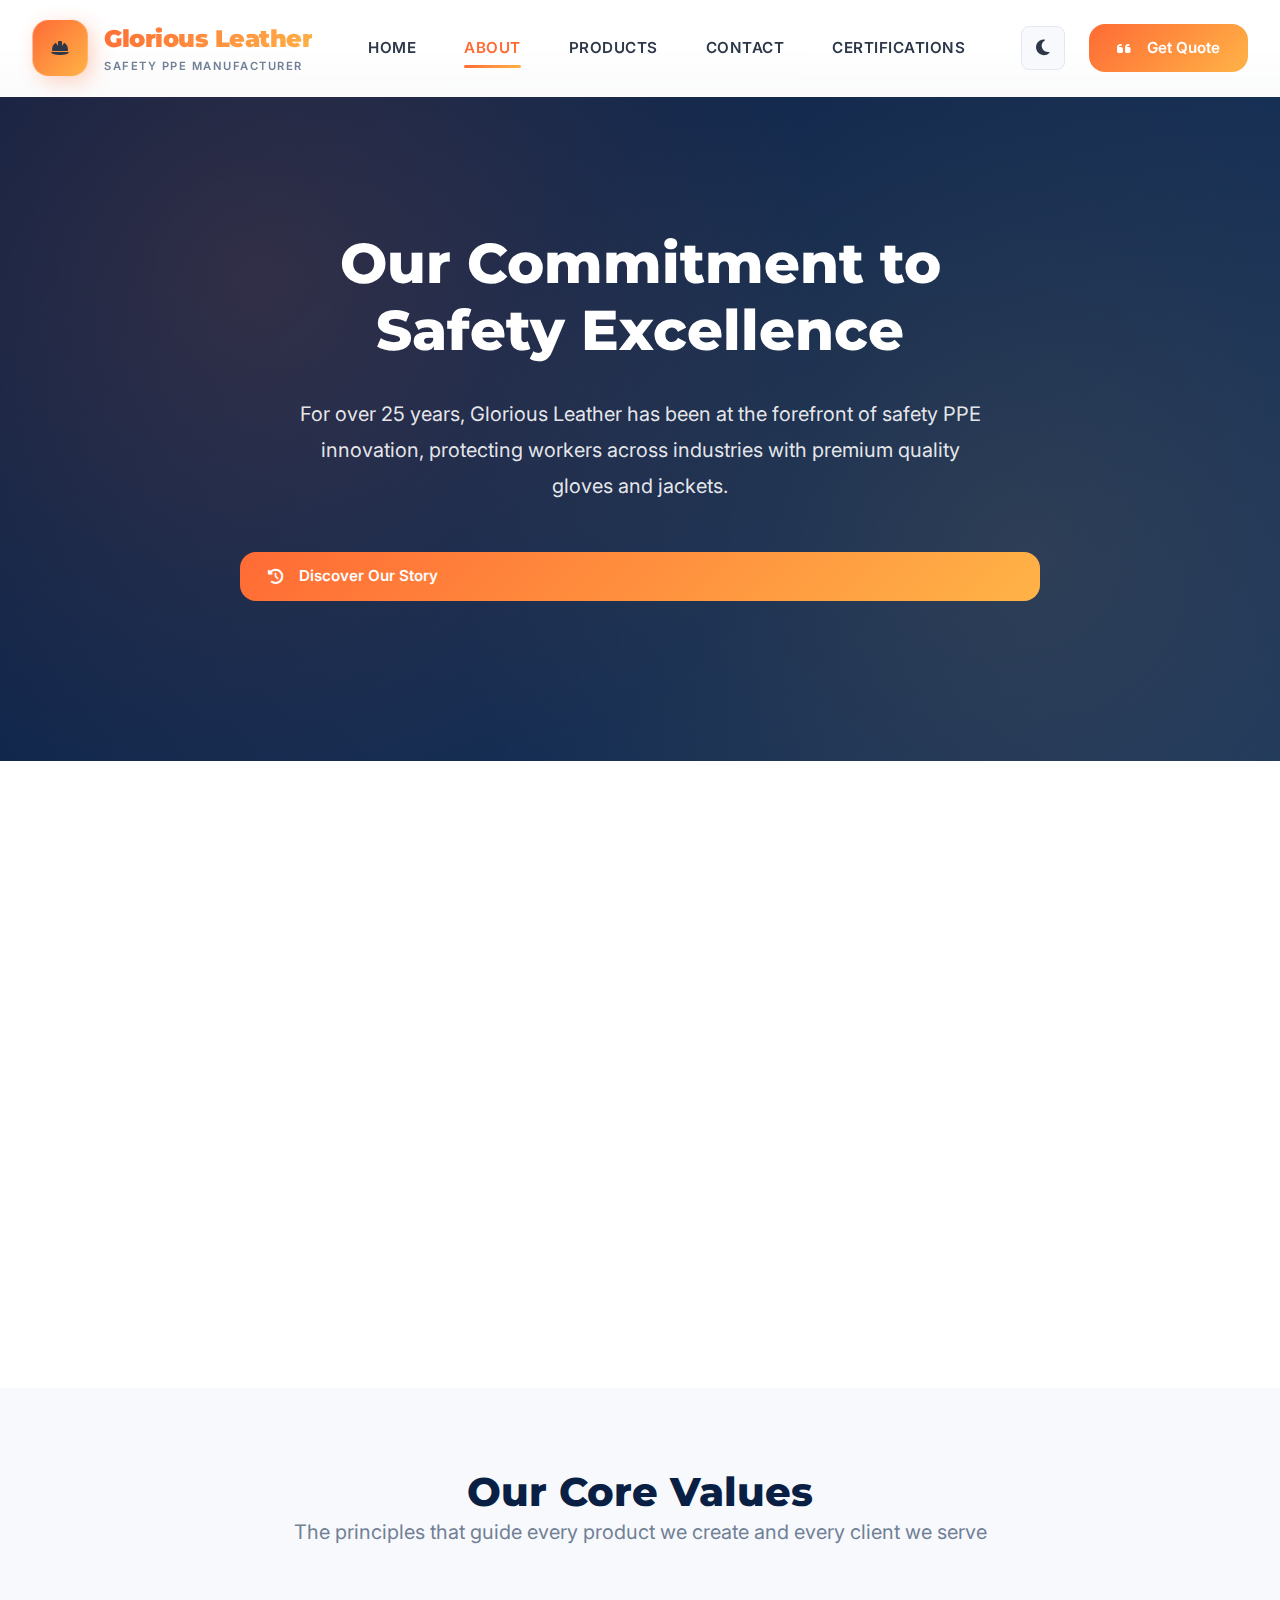
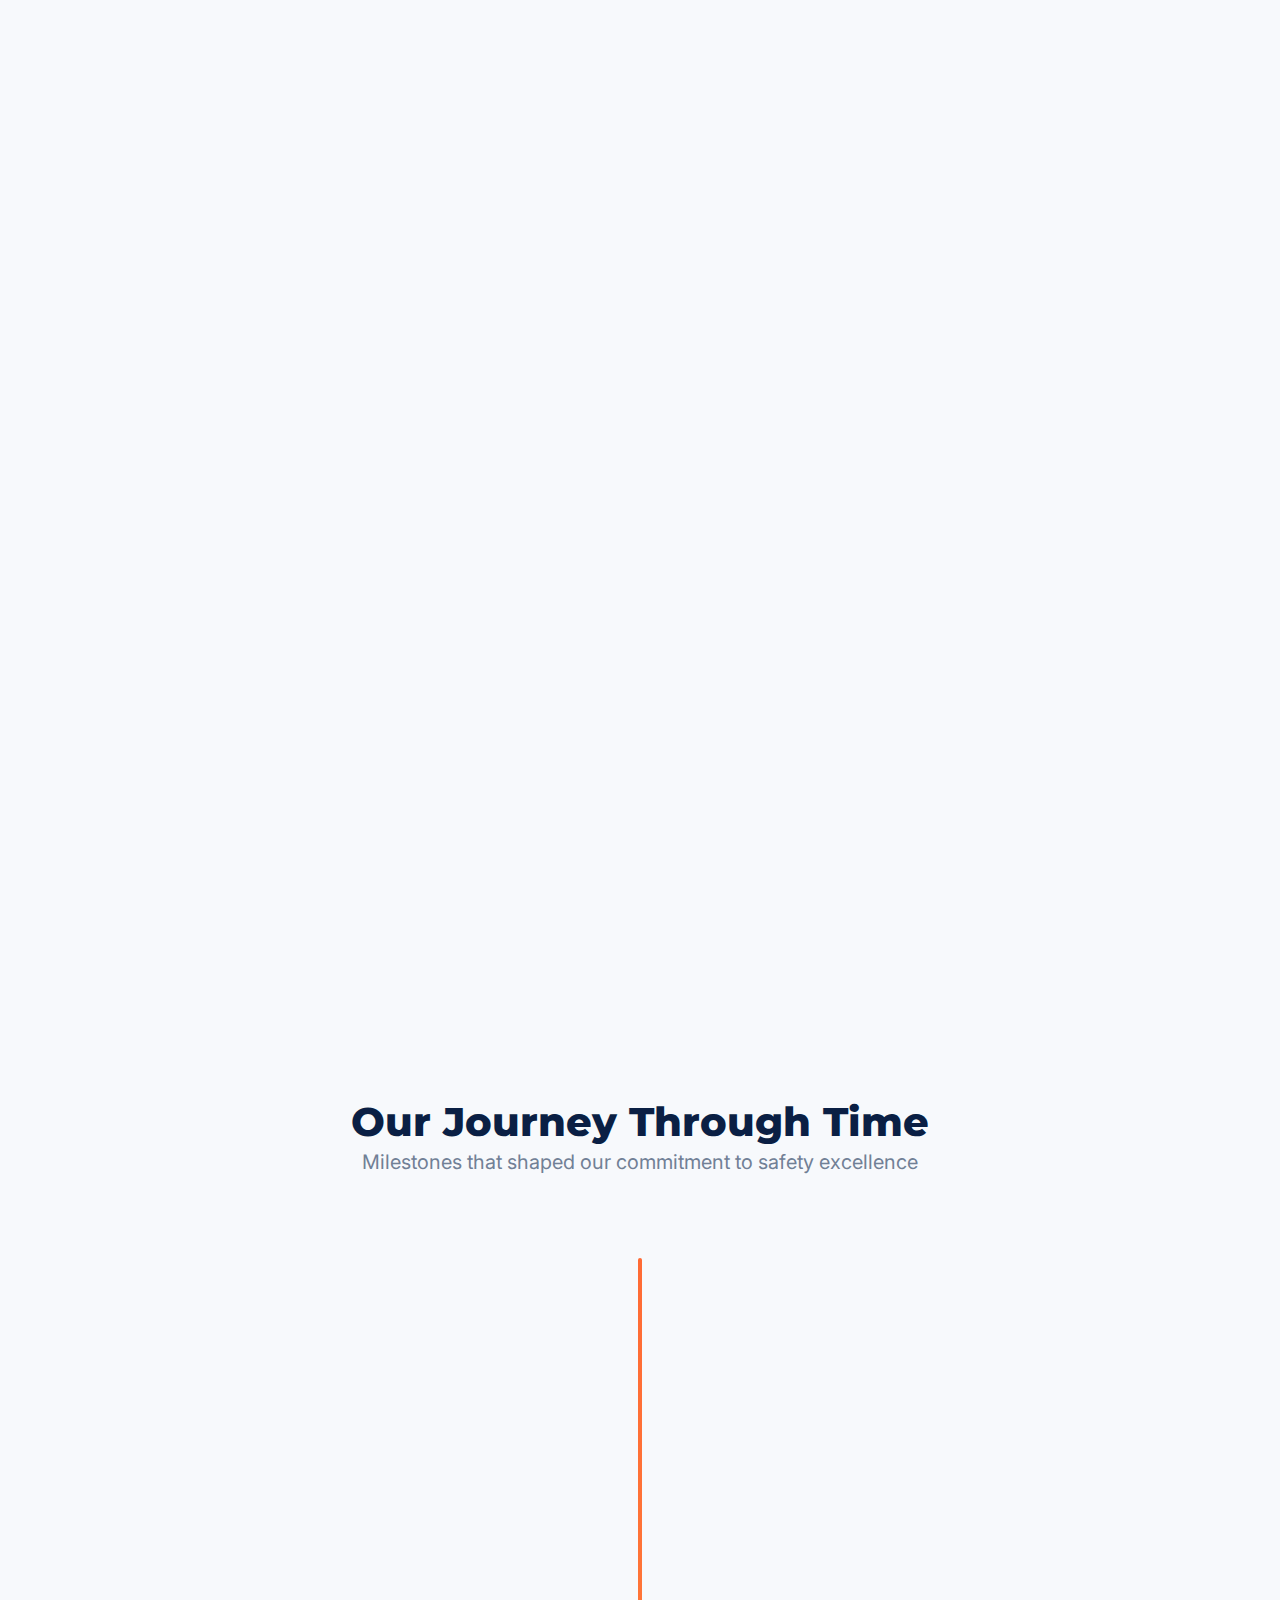
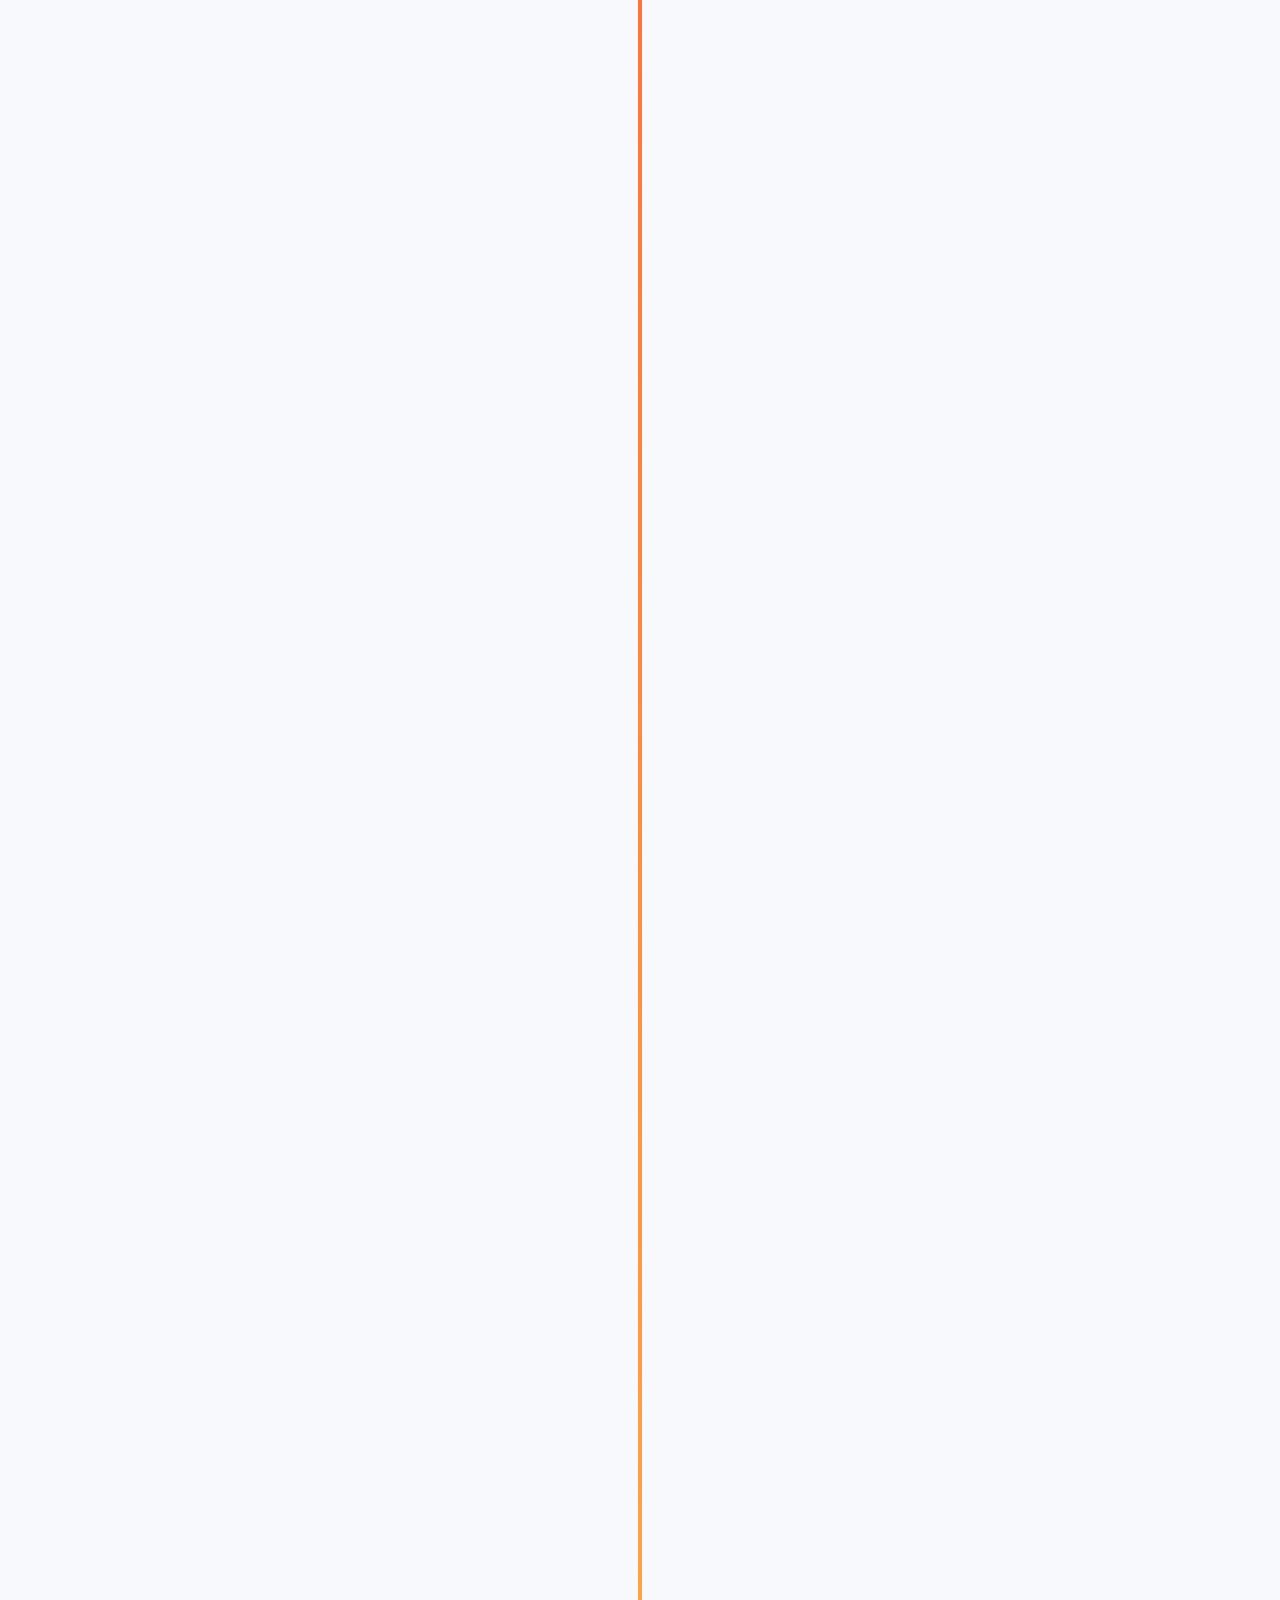
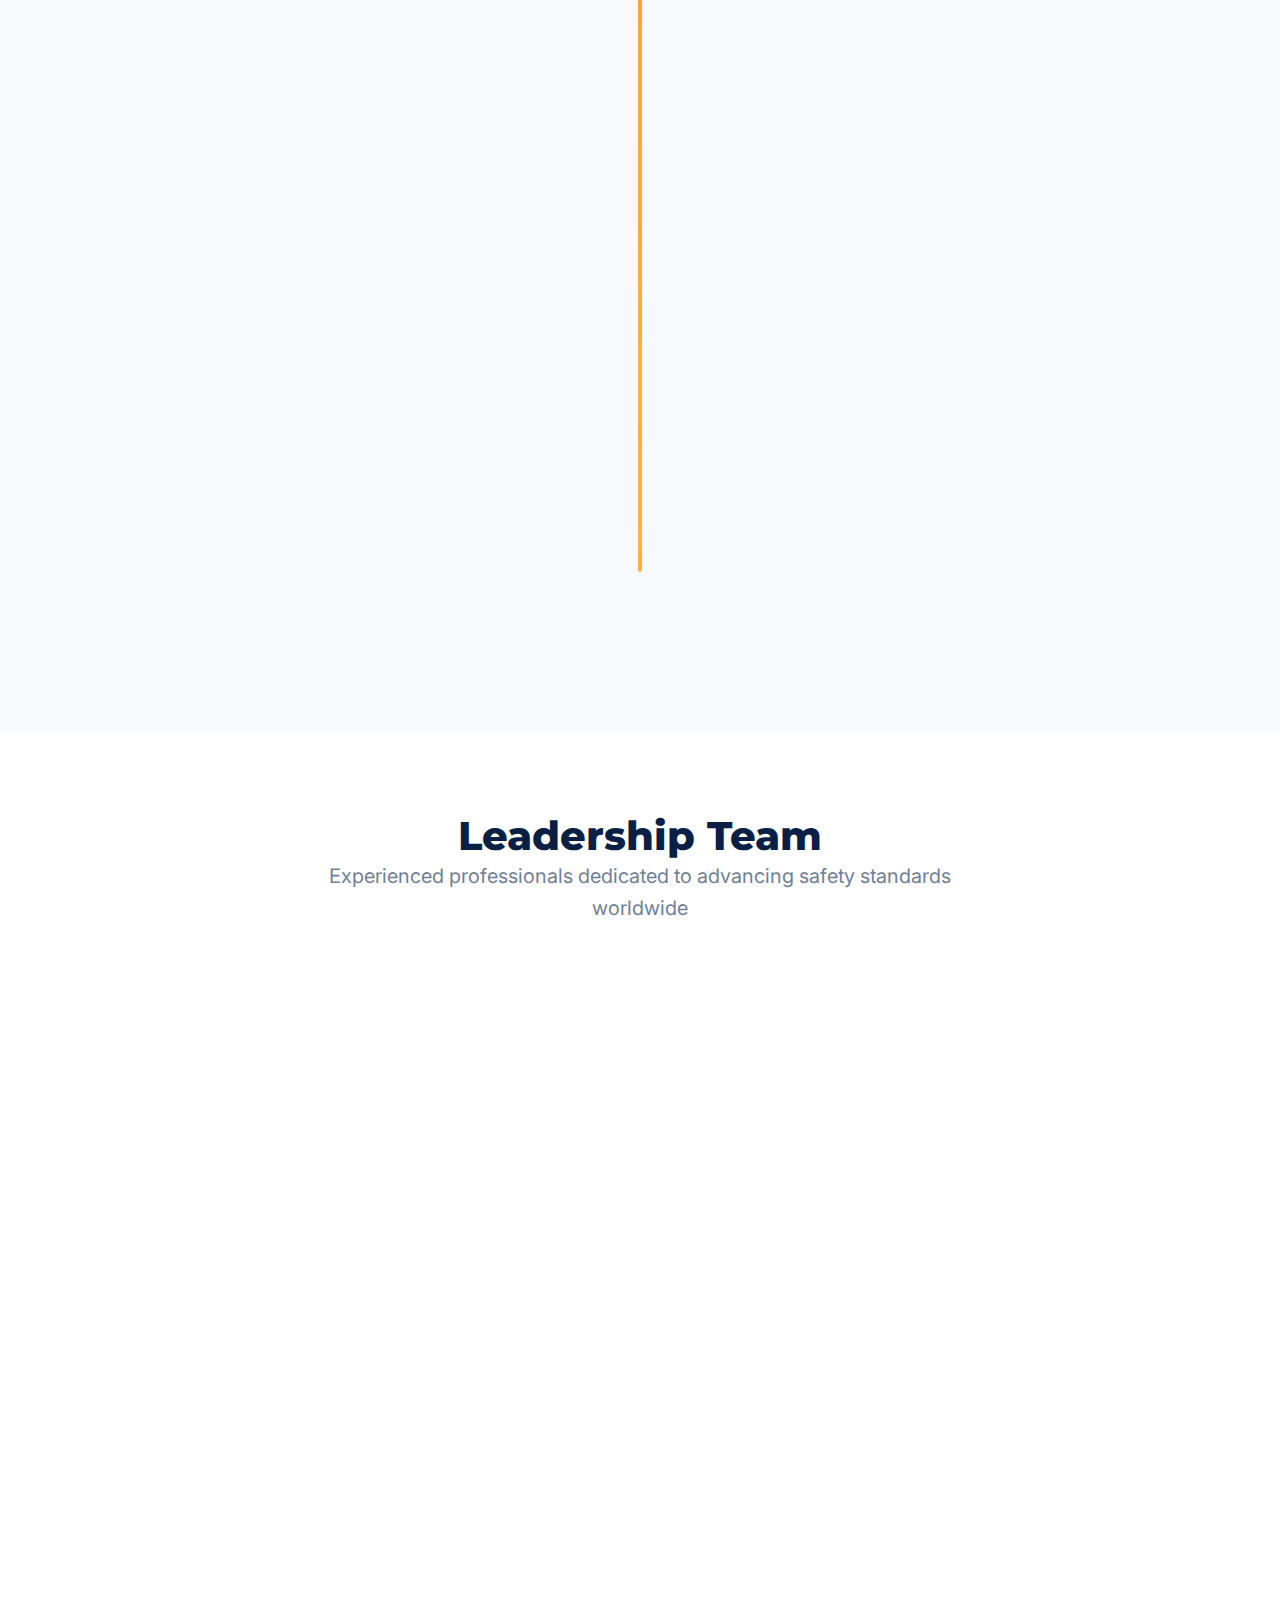
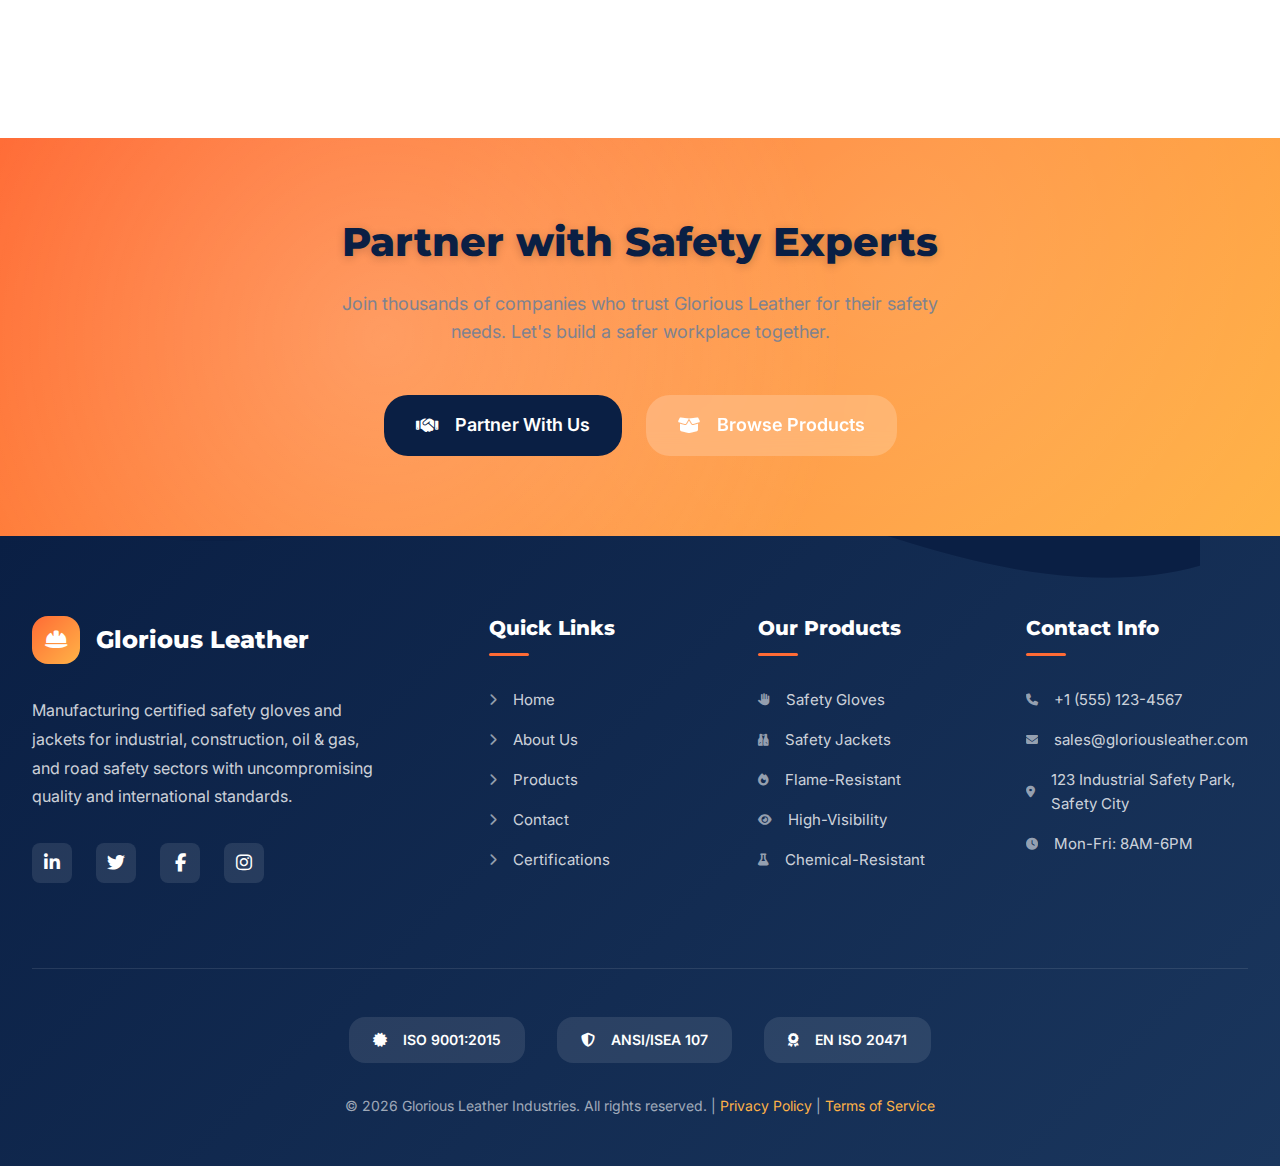
<file: about.html>
<!doctype html>
<html lang="en">
  <head>
    <meta charset="UTF-8" />
    <meta name="viewport" content="width=device-width, initial-scale=1.0" />
    <title>About Us | Glorious Leather - Premium Safety PPE Manufacturer</title>

    <!-- Fonts & Icons -->
    <link
      rel="stylesheet"
      href="https://cdnjs.cloudflare.com/ajax/libs/font-awesome/6.4.0/css/all.min.css"
    />
    <link
      href="https://fonts.googleapis.com/css2?family=Inter:wght@300;400;500;600;700;800&family=Montserrat:wght@700;800;900&display=swap"
      rel="stylesheet"
    />

    <style>
      /* Import all base styles from index.html */
      :root {
        /* Colors */
        --primary-dark: #0a1f44;
        --primary-blue: #1a365d;
        --accent-orange: #ff6b35;
        --accent-yellow: #ffb347;
        --accent-red: #ff3b30;
        --accent-green: #10b981;
        --light-bg: #f7f9fc;
        --white: #ffffff;
        --card-bg: #ffffff;
        --text-dark: #2d3748;
        --text-light: #718096;
        --border-light: #e2e8f0;

        /* Shadows */
        --shadow-soft: 0 4px 20px rgba(0, 0, 0, 0.08);
        --shadow-medium: 0 6px 30px rgba(0, 0, 0, 0.12);
        --shadow-hard: 0 10px 40px rgba(0, 0, 0, 0.15);
        --shadow-glow: 0 0 20px rgba(255, 107, 53, 0.2);

        /* Gradients */
        --gradient-orange: linear-gradient(135deg, #ff6b35, #ffb347);
        --gradient-blue: linear-gradient(135deg, #1a365d, #2c5282);
        --gradient-dark: linear-gradient(135deg, #0a1f44, #1a365d);
        --gradient-green: linear-gradient(135deg, #10b981, #34d399);

        /* Spacing */
        --space-xs: 0.5rem;
        --space-sm: 1rem;
        --space-md: 1.5rem;
        --space-lg: 2rem;
        --space-xl: 3rem;
        --space-2xl: 5rem;

        /* Border Radius */
        --radius-sm: 0.5rem;
        --radius-md: 1rem;
        --radius-lg: 1.5rem;
        --radius-xl: 2rem;

        /* Transitions */
        --transition-fast: 0.2s ease;
        --transition-normal: 0.3s ease;
        --transition-slow: 0.5s ease;
      }

      /* Dark Mode */
      .dark-mode {
        --primary-dark: #0f172a;
        --primary-blue: #1e293b;
        --light-bg: #0f172a;
        --card-bg: #1e293b;
        --text-dark: #f1f5f9;
        --text-light: #94a3b8;
        --border-light: #334155;
      }

      * {
        margin: 0;
        padding: 0;
        box-sizing: border-box;
      }

      html {
        font-size: 16px;
        scroll-behavior: smooth;
        scroll-padding-top: 90px;
      }

      body {
        font-family: "Inter", sans-serif;
        background-color: var(--light-bg);
        color: var(--text-dark);
        line-height: 1.6;
        overflow-x: hidden;
        transition:
          background-color var(--transition-normal),
          color var(--transition-normal);
      }

      h1,
      h2,
      h3,
      h4,
      h5,
      h6 {
        font-family: "Montserrat", sans-serif;
        font-weight: 800;
        line-height: 1.2;
        color: var(--primary-dark);
      }

      .dark-mode h1,
      .dark-mode h2,
      .dark-mode h3,
      .dark-mode h4,
      .dark-mode h5,
      .dark-mode h6 {
        color: var(--white);
      }

      h1 {
        font-size: 3.75rem;
      }
      h2 {
        font-size: 2.5rem;
      }
      h3 {
        font-size: 2rem;
      }
      h4 {
        font-size: 1.5rem;
      }

      p {
        color: var(--text-light);
        font-size: 1.125rem;
        margin-bottom: var(--space-md);
      }

      .dark-mode p {
        color: var(--text-light);
      }

      a {
        text-decoration: none;
        color: inherit;
        transition: all var(--transition-fast);
        cursor: pointer;
      }

      .container {
        width: 100%;
        max-width: 1280px;
        margin: 0 auto;
        padding: 0 var(--space-lg);
      }

      section {
        padding: var(--space-2xl) 0;
      }

      .text-center {
        text-align: center;
      }
      .text-orange {
        color: var(--accent-orange);
      }
      .text-gradient {
        background: var(--gradient-orange);
        -webkit-background-clip: text;
        -webkit-text-fill-color: transparent;
        background-clip: text;
      }

      /* ===== MISSING STYLES ===== */
      .section-subtitle {
        font-size: 1.25rem;
        color: var(--text-light);
        max-width: 700px;
        margin: 0 auto;
        line-height: 1.6;
      }

      .cta-banner {
        background: linear-gradient(
          135deg,
          var(--accent-orange) 0%,
          var(--accent-yellow) 100%
        );
        padding: var(--space-2xl) 0;
        position: relative;
        overflow: hidden;
      }

      .cta-banner::before {
        content: "";
        position: absolute;
        top: 0;
        left: 0;
        right: 0;
        bottom: 0;
        background:
          radial-gradient(
            circle at 30% 50%,
            rgba(255, 255, 255, 0.2) 0%,
            transparent 50%
          ),
          radial-gradient(
            circle at 70% 30%,
            rgba(255, 255, 255, 0.1) 0%,
            transparent 50%
          );
      }

      .cta-container {
        position: relative;
        z-index: 2;
        max-width: 800px;
        margin: 0 auto;
        padding: 0 var(--space-lg);
        text-align: center;
        color: var(--white);
      }

      .cta-title {
        font-size: 2.5rem;
        margin-bottom: var(--space-md);
        text-shadow: 0 2px 10px rgba(0, 0, 0, 0.2);
      }

      .cta-description {
        font-size: 1.125rem;
        margin-bottom: var(--space-xl);
        opacity: 0.9;
        max-width: 600px;
        margin-left: auto;
        margin-right: auto;
      }

      .cta-buttons {
        display: flex;
        gap: var(--space-md);
        justify-content: center;
        flex-wrap: wrap;
      }

      .cta-button-primary {
        padding: 1rem 2rem;
        background: var(--primary-dark);
        color: var(--white);
        border-radius: var(--radius-lg);
        font-weight: 600;
        font-size: 1.125rem;
        display: flex;
        align-items: center;
        gap: var(--space-sm);
        transition: all var(--transition-normal);
        position: relative;
        overflow: hidden;
      }

      .cta-button-secondary {
        padding: 1rem 2rem;
        background: rgba(255, 255, 255, 0.2);
        color: var(--white);
        border-radius: var(--radius-lg);
        font-weight: 600;
        font-size: 1.125rem;
        display: flex;
        align-items: center;
        gap: var(--space-sm);
        transition: all var(--transition-normal);
        position: relative;
        overflow: hidden;
        backdrop-filter: blur(10px);
      }

      .cta-button-primary:hover,
      .cta-button-secondary:hover {
        transform: translateY(-3px);
        box-shadow: 0 15px 30px rgba(0, 0, 0, 0.3);
      }

      .scroll-to-top {
        position: fixed;
        bottom: 30px;
        right: 30px;
        width: 50px;
        height: 50px;
        background: var(--gradient-orange);
        color: var(--white);
        border-radius: 50%;
        display: flex;
        align-items: center;
        justify-content: center;
        font-size: 1.25rem;
        cursor: pointer;
        z-index: 100;
        opacity: 0;
        transform: translateY(20px);
        transition: all var(--transition-normal);
        box-shadow: var(--shadow-glow);
      }

      .scroll-to-top.visible {
        opacity: 1;
        transform: translateY(0);
      }

      .scroll-to-top:hover {
        transform: translateY(-5px);
      }

      /* ===== ABOUT HERO ===== */
      .about-hero {
        min-height: 60vh;
        display: flex;
        align-items: center;
        position: relative;
        overflow: hidden;
        background: linear-gradient(
          135deg,
          var(--primary-dark) 0%,
          var(--primary-blue) 100%
        );
        color: var(--white);
        margin-top: 70px;
        text-align: center;
      }

      .about-hero::before {
        content: "";
        position: absolute;
        top: 0;
        left: 0;
        right: 0;
        bottom: 0;
        background:
          radial-gradient(
            circle at 20% 30%,
            rgba(255, 107, 53, 0.15) 0%,
            transparent 50%
          ),
          radial-gradient(
            circle at 80% 70%,
            rgba(255, 179, 71, 0.1) 0%,
            transparent 50%
          );
      }

      .about-hero-content {
        position: relative;
        z-index: 2;
        max-width: 800px;
        margin: 0 auto;
        padding: var(--space-2xl) 0;
      }

      .about-hero h1 {
        font-size: 3.5rem;
        color: var(--white);
        margin-bottom: var(--space-lg);
      }

      .about-hero p {
        font-size: 1.25rem;
        color: rgba(255, 255, 255, 0.9);
        max-width: 700px;
        margin: 0 auto var(--space-xl);
        line-height: 1.8;
      }

      /* ===== OUR STORY ===== */
      .story-section {
        background: var(--white);
      }

      .dark-mode .story-section {
        background: var(--light-bg);
      }

      .story-container {
        display: grid;
        grid-template-columns: 1fr 1fr;
        gap: var(--space-2xl);
        align-items: center;
      }

      .story-content h2 {
        margin-bottom: var(--space-lg);
        position: relative;
        display: inline-block;
      }

      .story-content h2::after {
        content: "";
        position: absolute;
        bottom: -10px;
        left: 0;
        width: 80px;
        height: 4px;
        background: var(--gradient-orange);
        border-radius: 2px;
      }

      .story-image {
        position: relative;
        border-radius: var(--radius-xl);
        overflow: hidden;
        box-shadow: var(--shadow-hard);
        height: 400px;
      }

      .story-image::before {
        content: "";
        position: absolute;
        top: 0;
        left: 0;
        right: 0;
        bottom: 0;
        background: var(--gradient-orange);
        opacity: 0.1;
        z-index: 1;
      }

      .story-image-content {
        width: 100%;
        height: 100%;
        background: var(--gradient-blue);
        display: flex;
        align-items: center;
        justify-content: center;
        font-size: 4rem;
        color: var(--white);
      }

      /* ===== VALUES SECTION ===== */
      .values-section {
        background: var(--light-bg);
      }

      .dark-mode .values-section {
        background: var(--primary-dark);
      }

      .values-header {
        text-align: center;
        margin-bottom: var(--space-2xl);
      }

      .values-grid {
        display: grid;
        grid-template-columns: repeat(auto-fit, minmax(300px, 1fr));
        gap: var(--space-xl);
      }

      .value-card {
        background: var(--card-bg);
        border-radius: var(--radius-lg);
        padding: var(--space-xl);
        text-align: center;
        transition: all var(--transition-normal);
        border: 1px solid var(--border-light);
        position: relative;
        overflow: hidden;
      }

      .value-card:hover {
        transform: translateY(-8px);
        box-shadow: var(--shadow-hard);
        border-color: var(--accent-orange);
      }

      .value-icon {
        width: 80px;
        height: 80px;
        background: var(--gradient-orange);
        border-radius: 50%;
        display: flex;
        align-items: center;
        justify-content: center;
        font-size: 2rem;
        color: var(--white);
        margin: 0 auto var(--space-lg);
        position: relative;
      }

      .value-icon::after {
        content: "";
        position: absolute;
        top: -5px;
        left: -5px;
        right: -5px;
        bottom: -5px;
        background: var(--gradient-orange);
        border-radius: 50%;
        opacity: 0.2;
        z-index: -1;
      }

      .value-card h3 {
        margin-bottom: var(--space-md);
        color: var(--primary-dark);
      }

      .dark-mode .value-card h3 {
        color: var(--white);
      }

      /* ===== TEAM SECTION ===== */
      .team-section {
        background: var(--white);
      }

      .dark-mode .team-section {
        background: var(--light-bg);
      }

      .team-header {
        text-align: center;
        margin-bottom: var(--space-2xl);
      }

      .team-grid {
        display: grid;
        grid-template-columns: repeat(auto-fit, minmax(250px, 1fr));
        gap: var(--space-xl);
      }

      .team-member {
        background: var(--card-bg);
        border-radius: var(--radius-lg);
        overflow: hidden;
        transition: all var(--transition-normal);
        border: 1px solid var(--border-light);
        text-align: center;
      }

      .team-member:hover {
        transform: translateY(-8px);
        box-shadow: var(--shadow-hard);
      }

      .member-image {
        height: 250px;
        background: var(--gradient-blue);
        display: flex;
        align-items: center;
        justify-content: center;
        font-size: 4rem;
        color: var(--white);
        position: relative;
        overflow: hidden;
      }

      .member-image::before {
        content: "";
        position: absolute;
        top: 0;
        left: 0;
        right: 0;
        bottom: 0;
        background: rgba(0, 0, 0, 0.2);
      }

      .member-info {
        padding: var(--space-xl);
      }

      .member-info h3 {
        margin-bottom: var(--space-xs);
        color: var(--primary-dark);
      }

      .dark-mode .member-info h3 {
        color: var(--white);
      }

      .member-role {
        color: var(--accent-orange);
        font-weight: 600;
        margin-bottom: var(--space-sm);
        font-size: 0.875rem;
        text-transform: uppercase;
        letter-spacing: 1px;
      }

      .member-description {
        color: var(--text-light);
        font-size: 0.9375rem;
        line-height: 1.6;
      }

      /* ===== TIMELINE SECTION ===== */
      .timeline-section {
        background: var(--light-bg);
      }

      .dark-mode .timeline-section {
        background: var(--primary-dark);
      }

      .timeline-container {
        max-width: 800px;
        margin: 0 auto;
        position: relative;
      }

      .timeline-container::before {
        content: "";
        position: absolute;
        left: 50%;
        transform: translateX(-50%);
        width: 4px;
        height: 100%;
        background: var(--gradient-orange);
        border-radius: 2px;
      }

      .timeline-item {
        margin-bottom: var(--space-2xl);
        position: relative;
        width: 50%;
        padding-right: var(--space-xl);
      }

      .timeline-item:nth-child(even) {
        margin-left: 50%;
        padding-right: 0;
        padding-left: var(--space-xl);
      }

      .timeline-content {
        background: var(--card-bg);
        border-radius: var(--radius-lg);
        padding: var(--space-xl);
        box-shadow: var(--shadow-soft);
        border: 1px solid var(--border-light);
        transition: all var(--transition-normal);
      }

      .timeline-content:hover {
        transform: translateX(10px);
        box-shadow: var(--shadow-hard);
      }

      .timeline-year {
        font-size: 1.25rem;
        color: var(--accent-orange);
        font-weight: 700;
        margin-bottom: var(--space-sm);
      }

      .timeline-content h3 {
        margin-bottom: var(--space-sm);
        color: var(--primary-dark);
      }

      .dark-mode .timeline-content h3 {
        color: var(--white);
      }

      .timeline-marker {
        position: absolute;
        right: -18px;
        top: 20px;
        width: 40px;
        height: 40px;
        background: var(--gradient-orange);
        border-radius: 50%;
        display: flex;
        align-items: center;
        justify-content: center;
        color: var(--white);
        font-size: 1.25rem;
        z-index: 2;
      }

      .timeline-item:nth-child(even) .timeline-marker {
        right: auto;
        left: -18px;
      }

      /* ===== HEADER & FOOTER STYLES (From Index) ===== */
      .header {
        position: fixed;
        top: 0;
        left: 0;
        right: 0;
        z-index: 1000;
        background: rgba(255, 255, 255, 0.98);
        backdrop-filter: blur(20px);
        -webkit-backdrop-filter: blur(20px);
        border-bottom: 1px solid rgba(255, 255, 255, 0.2);
        transition: all var(--transition-normal);
        padding: 0.5rem 0;
      }

      .dark-mode .header {
        background: rgba(15, 23, 42, 0.98);
        border-bottom: 1px solid rgba(255, 255, 255, 0.1);
      }

      .header.scrolled {
        box-shadow: var(--shadow-soft);
        padding: 0.25rem 0;
      }

      .header-container {
        display: flex;
        align-items: center;
        justify-content: space-between;
        padding: 0.75rem 0;
      }

      .logo {
        display: flex;
        align-items: center;
        gap: var(--space-sm);
        position: relative;
      }

      .logo-icon {
        width: 56px;
        height: 56px;
        background: var(--gradient-orange);
        border-radius: var(--radius-md);
        display: flex;
        align-items: center;
        justify-content: center;
        position: relative;
        transform-style: preserve-3d;
        transform: perspective(1000px) rotateY(-10deg);
        box-shadow: 5px 5px 20px rgba(255, 107, 53, 0.3);
      }

      .logo-text {
        display: flex;
        flex-direction: column;
      }

      .logo-main {
        font-family: "Montserrat", sans-serif;
        font-size: 1.5rem;
        font-weight: 900;
        letter-spacing: -0.5px;
        background: var(--gradient-orange);
        -webkit-background-clip: text;
        -webkit-text-fill-color: transparent;
        background-clip: text;
      }

      .logo-sub {
        font-size: 0.7rem;
        color: var(--text-light);
        letter-spacing: 1.5px;
        text-transform: uppercase;
        font-weight: 600;
      }

      .nav-main {
        display: flex;
        gap: var(--space-xl);
        align-items: center;
      }

      .nav-link {
        position: relative;
        font-weight: 600;
        font-size: 0.95rem;
        padding: 0.5rem 0;
        color: var(--text-dark);
        text-transform: uppercase;
        letter-spacing: 0.5px;
      }

      .dark-mode .nav-link {
        color: var(--white);
      }

      .nav-link::after {
        content: "";
        position: absolute;
        bottom: 0;
        left: 0;
        width: 0;
        height: 3px;
        background: var(--gradient-orange);
        border-radius: 1.5px;
        transition: width var(--transition-normal);
      }

      .nav-link:hover::after,
      .nav-link.active::after {
        width: 100%;
      }

      .nav-link:hover,
      .nav-link.active {
        color: var(--accent-orange);
      }

      .header-actions {
        display: flex;
        align-items: center;
        gap: var(--space-md);
      }

      .theme-toggle {
        width: 44px;
        height: 44px;
        border-radius: var(--radius-sm);
        background: var(--light-bg);
        border: 1px solid var(--border-light);
        color: var(--text-dark);
        cursor: pointer;
        display: flex;
        align-items: center;
        justify-content: center;
        font-size: 1.125rem;
        transition: all var(--transition-normal);
        position: relative;
        overflow: hidden;
      }

      .dark-mode .theme-toggle {
        background: var(--card-bg);
        border-color: var(--border-light);
        color: var(--white);
      }

      .theme-toggle:hover {
        background: var(--accent-orange);
        color: var(--white);
        transform: rotate(15deg) scale(1.1);
        box-shadow: var(--shadow-glow);
      }

      .theme-toggle i {
        transition: transform 0.3s ease;
      }

      .theme-toggle:hover i {
        transform: rotate(180deg);
      }

      .cta-button {
        padding: 0.75rem 1.75rem;
        background: var(--gradient-orange);
        color: var(--white);
        border-radius: var(--radius-md);
        font-weight: 600;
        font-size: 0.95rem;
        display: flex;
        align-items: center;
        gap: var(--space-sm);
        transition: all var(--transition-normal);
        position: relative;
        overflow: hidden;
      }

      .cta-button::before {
        content: "";
        position: absolute;
        top: 0;
        left: -100%;
        width: 100%;
        height: 100%;
        background: linear-gradient(
          90deg,
          transparent,
          rgba(255, 255, 255, 0.2),
          transparent
        );
        transition: left 0.7s ease;
      }

      .cta-button:hover::before {
        left: 100%;
      }

      .cta-button:hover {
        transform: translateY(-2px);
        box-shadow: var(--shadow-glow);
      }

      .mobile-toggle {
        display: none;
        background: none;
        border: none;
        color: var(--text-dark);
        font-size: 1.5rem;
        cursor: pointer;
        width: 44px;
        height: 44px;
        border-radius: var(--radius-sm);
        align-items: center;
        justify-content: center;
        transition: all var(--transition-fast);
      }

      .dark-mode .mobile-toggle {
        color: var(--white);
      }

      .mobile-toggle:hover {
        background: var(--border-light);
      }

      .mobile-menu {
        position: fixed;
        top: 80px;
        left: 0;
        right: 0;
        background: var(--card-bg);
        backdrop-filter: blur(20px);
        -webkit-backdrop-filter: blur(20px);
        padding: var(--space-lg);
        border-top: 1px solid var(--border-light);
        transform: translateY(-100%);
        opacity: 0;
        visibility: hidden;
        transition: all var(--transition-normal);
        z-index: 999;
        box-shadow: var(--shadow-hard);
        max-height: calc(100vh - 80px);
        overflow-y: auto;
      }

      .mobile-menu.active {
        transform: translateY(0);
        opacity: 1;
        visibility: visible;
      }

      .mobile-nav {
        display: flex;
        flex-direction: column;
        gap: var(--space-sm);
      }

      .mobile-nav a {
        padding: var(--space-md);
        border-radius: var(--radius-md);
        background: var(--light-bg);
        color: var(--text-dark);
        font-weight: 600;
        transition: all var(--transition-fast);
        text-align: center;
      }

      .dark-mode .mobile-nav a {
        background: var(--primary-blue);
        color: var(--white);
      }

      .mobile-nav a:hover,
      .mobile-nav a.active {
        background: var(--gradient-orange);
        color: var(--white);
        transform: translateX(10px);
      }

      /* Footer Styles */
      .footer {
        background: var(--gradient-dark);
        color: var(--white);
        padding: var(--space-2xl) 0 0;
        position: relative;
        overflow: hidden;
      }

      .footer-wave {
        position: absolute;
        top: -50px;
        left: 0;
        right: 0;
        height: 100px;
        background: url("data:image/svg+xml,%3Csvg xmlns='http://www.w3.org/2000/svg' viewBox='0 0 1200 120' preserveAspectRatio='none'%3E%3Cpath d='M321.39,56.44c58-10.79,114.16-30.13,172-41.86,82.39-16.72,168.19-17.73,250.45-.39C823.78,31,906.67,72,985.66,92.83c70.05,18.48,146.53,26.09,214.34,3V0H0V27.35A600.21,600.21,0,0,0,321.39,56.44Z' fill='%230a1f44'%3E%3C/path%3E%3C/svg%3E");
        background-size: 1200px 100px;
      }

      .dark-mode .footer-wave {
        background: url("data:image/svg+xml,%3Csvg xmlns='http://www.w3.org/2000/svg' viewBox='0 0 1200 120' preserveAspectRatio='none'%3E%3Cpath d='M321.39,56.44c58-10.79,114.16-30.13,172-41.86,82.39-16.72,168.19-17.73,250.45-.39C823.78,31,906.67,72,985.66,92.83c70.05,18.48,146.53,26.09,214.34,3V0H0V27.35A600.21,600.21,0,0,0,321.39,56.44Z' fill='%231e293b'%3E%3C/path%3E%3C/svg%3E");
      }

      .footer-content {
        position: relative;
        z-index: 1;
        display: grid;
        grid-template-columns: 2fr 1fr 1fr 1fr;
        gap: var(--space-2xl);
        margin-bottom: var(--space-2xl);
      }

      .footer-brand {
        max-width: 350px;
      }

      .footer-logo {
        display: flex;
        align-items: center;
        gap: var(--space-sm);
        margin-bottom: var(--space-lg);
      }

      .footer-logo-icon {
        width: 48px;
        height: 48px;
        background: var(--gradient-orange);
        border-radius: var(--radius-md);
        display: flex;
        align-items: center;
        justify-content: center;
        font-size: 1.25rem;
        color: var(--white);
      }

      .footer-logo-text {
        font-family: "Montserrat", sans-serif;
        font-size: 1.5rem;
        font-weight: 800;
        color: var(--white);
      }

      .footer-about {
        color: rgba(255, 255, 255, 0.8);
        line-height: 1.8;
        margin-bottom: var(--space-lg);
        font-size: 1rem;
      }

      .footer-social {
        display: flex;
        gap: var(--space-md);
      }

      .social-link {
        width: 40px;
        height: 40px;
        background: rgba(255, 255, 255, 0.1);
        border-radius: var(--radius-sm);
        display: flex;
        align-items: center;
        justify-content: center;
        color: var(--white);
        font-size: 1.125rem;
        transition: all var(--transition-normal);
        position: relative;
        overflow: hidden;
      }

      .social-link::before {
        content: "";
        position: absolute;
        top: 0;
        left: 0;
        right: 0;
        bottom: 0;
        background: var(--gradient-orange);
        opacity: 0;
        transition: opacity var(--transition-normal);
      }

      .social-link:hover::before {
        opacity: 1;
      }

      .social-link i {
        position: relative;
        z-index: 1;
      }

      .social-link:hover {
        transform: translateY(-3px);
        box-shadow: 0 10px 20px rgba(255, 107, 53, 0.3);
      }

      .footer-column h3 {
        color: var(--white);
        font-size: 1.25rem;
        margin-bottom: var(--space-lg);
        position: relative;
        padding-bottom: var(--space-sm);
      }

      .footer-column h3::after {
        content: "";
        position: absolute;
        bottom: 0;
        left: 0;
        width: 40px;
        height: 3px;
        background: var(--accent-orange);
        border-radius: 1.5px;
      }

      .footer-links {
        list-style: none;
      }

      .footer-links li {
        margin-bottom: var(--space-sm);
      }

      .footer-links a {
        color: rgba(255, 255, 255, 0.8);
        transition: all var(--transition-fast);
        display: flex;
        align-items: center;
        gap: var(--space-sm);
        font-size: 0.9375rem;
      }

      .footer-links a:hover {
        color: var(--accent-orange);
        transform: translateX(5px);
      }

      .footer-links i {
        font-size: 0.75rem;
        opacity: 0.7;
      }

      .footer-bottom {
        border-top: 1px solid rgba(255, 255, 255, 0.1);
        padding: var(--space-xl) 0;
        text-align: center;
        position: relative;
        z-index: 1;
      }

      .footer-certs {
        display: flex;
        justify-content: center;
        gap: var(--space-lg);
        margin-bottom: var(--space-lg);
        flex-wrap: wrap;
      }

      .cert-badge {
        background: rgba(255, 255, 255, 0.1);
        padding: 0.75rem 1.5rem;
        border-radius: var(--radius-md);
        font-size: 0.875rem;
        font-weight: 600;
        color: var(--white);
        display: flex;
        align-items: center;
        gap: var(--space-sm);
        transition: all var(--transition-normal);
      }

      .cert-badge:hover {
        background: rgba(255, 255, 255, 0.2);
        transform: translateY(-2px);
      }

      .footer-copyright {
        color: rgba(255, 255, 255, 0.6);
        font-size: 0.875rem;
      }

      .footer-copyright a {
        color: var(--accent-yellow);
        text-decoration: none;
        transition: color var(--transition-fast);
      }

      .footer-copyright a:hover {
        color: var(--white);
      }

      /* Responsive */
      @media (max-width: 992px) {
        .story-container {
          grid-template-columns: 1fr;
        }

        .story-image {
          order: -1;
        }

        .footer-content {
          grid-template-columns: repeat(2, 1fr);
        }

        .cta-buttons {
          flex-direction: column;
          align-items: center;
        }
      }

      @media (max-width: 768px) {
        h1 {
          font-size: 2.5rem;
        }
        h2 {
          font-size: 2rem;
        }

        .about-hero h1 {
          font-size: 2.5rem;
        }

        .timeline-container::before {
          left: 30px;
        }

        .timeline-item {
          width: 100%;
          padding-left: 60px;
          padding-right: 0;
        }

        .timeline-item:nth-child(even) {
          margin-left: 0;
          padding-left: 60px;
        }

        .timeline-marker {
          left: 10px;
          right: auto;
        }

        .timeline-item:nth-child(even) .timeline-marker {
          left: 10px;
        }

        .nav-main {
          display: none;
        }
        .mobile-toggle {
          display: flex;
        }

        .footer-content {
          grid-template-columns: 1fr;
        }

        .cta-title {
          font-size: 2rem;
        }

        .cta-description {
          font-size: 1rem;
        }
      }

      @media (max-width: 576px) {
        h1 {
          font-size: 2.25rem;
        }
        h2 {
          font-size: 1.75rem;
        }

        .about-hero h1 {
          font-size: 2.25rem;
        }

        .team-grid,
        .values-grid {
          grid-template-columns: 1fr;
        }

        .scroll-to-top {
          bottom: 20px;
          right: 20px;
          width: 40px;
          height: 40px;
          font-size: 1rem;
        }
      }

      /* Animations */
      .animate-on-scroll {
        opacity: 0;
        transform: translateY(30px);
        transition:
          opacity 0.6s ease,
          transform 0.6s ease;
      }

      .animate-on-scroll.visible {
        opacity: 1;
        transform: translateY(0);
      }
    </style>
  </head>
  <body>
    <!-- Header -->
    <header class="header">
      <div class="container">
        <div class="header-container">
          <a href="index.html" class="logo">
            <div class="logo-icon">
              <i class="fas fa-hard-hat"></i>
            </div>
            <div class="logo-text">
              <div class="logo-main">Glorious Leather</div>
              <div class="logo-sub">Safety PPE Manufacturer</div>
            </div>
          </a>

          <nav class="nav-main">
            <a href="index.html" class="nav-link">Home</a>
            <a href="about.html" class="nav-link active">About</a>
            <a href="products.html" class="nav-link">Products</a>
            <a href="contact.html" class="nav-link">Contact</a>
            <a href="certifications.html" class="nav-link">Certifications</a>
          </nav>

          <div class="header-actions">
            <button
              class="theme-toggle"
              id="themeToggle"
              aria-label="Toggle dark mode"
            >
              <i class="fas fa-moon"></i>
            </button>
            <a href="contact.html" class="cta-button">
              <i class="fas fa-quote-left"></i>
              Get Quote
            </a>
            <button
              class="mobile-toggle"
              id="mobileToggle"
              aria-label="Toggle mobile menu"
            >
              <i class="fas fa-bars"></i>
            </button>
          </div>
        </div>
      </div>

      <div class="mobile-menu" id="mobileMenu">
        <nav class="mobile-nav">
          <a href="index.html">Home</a>
          <a href="about.html" class="active">About</a>
          <a href="products.html">Products</a>
          <a href="contact.html">Contact</a>
          <a href="certifications.html">Certifications</a>
        </nav>
      </div>
    </header>

    <!-- About Hero -->
    <section class="about-hero">
      <div class="container">
        <div class="about-hero-content">
          <h1>Our Commitment to Safety Excellence</h1>
          <p>
            For over 25 years, Glorious Leather has been at the forefront of
            safety PPE innovation, protecting workers across industries with
            premium quality gloves and jackets.
          </p>
          <a href="#story" class="cta-button">
            <i class="fas fa-history"></i>
            Discover Our Story
          </a>
        </div>
      </div>
    </section>

    <!-- Our Story -->
    <section class="story-section" id="story">
      <div class="container">
        <div class="story-container">
          <div class="story-content animate-on-scroll">
            <h2>Our Journey Begins</h2>
            <p>
              Founded in 1998 by industrial safety expert James Wilson, Glorious
              Leather started as a small workshop dedicated to crafting
              high-quality leather gloves for local factories.
            </p>
            <p>
              Recognizing the need for better protective equipment across
              industries, we expanded our expertise to include specialized
              safety jackets and comprehensive PPE solutions.
            </p>
            <p>
              Today, we serve clients in over 50 countries, maintaining our
              founder's commitment to quality, innovation, and worker safety
              while embracing modern manufacturing technologies.
            </p>
            <a
              href="#timeline"
              class="cta-button"
              style="margin-top: var(--space-lg)"
            >
              <i class="fas fa-timeline"></i>
              View Our Timeline
            </a>
          </div>
          <div class="story-image animate-on-scroll">
            <div class="story-image-content">
              <i class="fas fa-industry"></i>
            </div>
          </div>
        </div>
      </div>
    </section>

    <!-- Values Section -->
    <section class="values-section">
      <div class="container">
        <div class="values-header">
          <h2>Our Core Values</h2>
          <p class="section-subtitle">
            The principles that guide every product we create and every client
            we serve
          </p>
        </div>
        <div class="values-grid">
          <div class="value-card animate-on-scroll">
            <div class="value-icon">
              <i class="fas fa-shield-alt"></i>
            </div>
            <h3>Safety First</h3>
            <p>
              Every product is engineered with maximum protection as the primary
              objective, exceeding industry safety standards.
            </p>
          </div>
          <div class="value-card animate-on-scroll">
            <div class="value-icon">
              <i class="fas fa-certificate"></i>
            </div>
            <h3>Quality Excellence</h3>
            <p>
              From material selection to final inspection, we maintain rigorous
              quality control at every manufacturing stage.
            </p>
          </div>
          <div class="value-card animate-on-scroll">
            <div class="value-icon">
              <i class="fas fa-lightbulb"></i>
            </div>
            <h3>Innovation Driven</h3>
            <p>
              Continuously researching and developing new materials and designs
              to meet evolving safety requirements.
            </p>
          </div>
          <div class="value-card animate-on-scroll">
            <div class="value-icon">
              <i class="fas fa-users"></i>
            </div>
            <h3>Customer Focus</h3>
            <p>
              Building lasting relationships by understanding client needs and
              delivering customized safety solutions.
            </p>
          </div>
          <div class="value-card animate-on-scroll">
            <div class="value-icon">
              <i class="fas fa-leaf"></i>
            </div>
            <h3>Sustainability</h3>
            <p>
              Implementing eco-friendly manufacturing processes and promoting
              responsible material sourcing.
            </p>
          </div>
          <div class="value-card animate-on-scroll">
            <div class="value-icon">
              <i class="fas fa-handshake"></i>
            </div>
            <h3>Integrity</h3>
            <p>
              Transparent operations, honest communication, and ethical business
              practices in all engagements.
            </p>
          </div>
        </div>
      </div>
    </section>

    <!-- Timeline Section -->
    <section class="timeline-section" id="timeline">
      <div class="container">
        <div class="values-header">
          <h2>Our Journey Through Time</h2>
          <p class="section-subtitle">
            Milestones that shaped our commitment to safety excellence
          </p>
        </div>
        <div class="timeline-container">
          <div class="timeline-item animate-on-scroll">
            <div class="timeline-marker">
              <i class="fas fa-flag"></i>
            </div>
            <div class="timeline-content">
              <div class="timeline-year">1998</div>
              <h3>Foundation</h3>
              <p>
                Glorious Leather founded with focus on premium leather work
                gloves for industrial applications.
              </p>
            </div>
          </div>
          <div class="timeline-item animate-on-scroll">
            <div class="timeline-marker">
              <i class="fas fa-expand"></i>
            </div>
            <div class="timeline-content">
              <div class="timeline-year">2005</div>
              <h3>International Expansion</h3>
              <p>
                First international export to European markets, establishing
                global quality standards.
              </p>
            </div>
          </div>
          <div class="timeline-item animate-on-scroll">
            <div class="timeline-marker">
              <i class="fas fa-certificate"></i>
            </div>
            <div class="timeline-content">
              <div class="timeline-year">2010</div>
              <h3>ISO Certification</h3>
              <p>
                Achieved ISO 9001:2008 certification for quality management
                systems.
              </p>
            </div>
          </div>
          <div class="timeline-item animate-on-scroll">
            <div class="timeline-marker">
              <i class="fas fa-industry"></i>
            </div>
            <div class="timeline-content">
              <div class="timeline-year">2015</div>
              <h3>Advanced Manufacturing</h3>
              <p>
                Invested in state-of-the-art manufacturing facility with
                automated production lines.
              </p>
            </div>
          </div>
          <div class="timeline-item animate-on-scroll">
            <div class="timeline-marker">
              <i class="fas fa-award"></i>
            </div>
            <div class="timeline-content">
              <div class="timeline-year">2020</div>
              <h3>Safety Innovation Award</h3>
              <p>
                Received industry recognition for flame-resistant glove
                technology breakthrough.
              </p>
            </div>
          </div>
          <div class="timeline-item animate-on-scroll">
            <div class="timeline-marker">
              <i class="fas fa-globe"></i>
            </div>
            <div class="timeline-content">
              <div class="timeline-year">2024</div>
              <h3>Global Reach</h3>
              <p>
                Now serving 50+ countries with expanded product range and
                digital customer platform.
              </p>
            </div>
          </div>
        </div>
      </div>
    </section>

    <!-- Team Section -->
    <section class="team-section">
      <div class="container">
        <div class="team-header">
          <h2>Leadership Team</h2>
          <p class="section-subtitle">
            Experienced professionals dedicated to advancing safety standards
            worldwide
          </p>
        </div>
        <div class="team-grid">
          <div class="team-member animate-on-scroll">
            <div class="member-image">
              <i class="fas fa-user-tie"></i>
            </div>
            <div class="member-info">
              <h3>James Wilson</h3>
              <div class="member-role">Founder & CEO</div>
              <p class="member-description">
                25+ years in industrial safety, former safety consultant for
                Fortune 500 companies.
              </p>
            </div>
          </div>
          <div class="team-member animate-on-scroll">
            <div class="member-image">
              <i class="fas fa-user-cog"></i>
            </div>
            <div class="member-info">
              <h3>Sarah Chen</h3>
              <div class="member-role">Chief Operations Officer</div>
              <p class="member-description">
                Manufacturing expert with background in quality assurance and
                supply chain management.
              </p>
            </div>
          </div>
          <div class="team-member animate-on-scroll">
            <div class="member-image">
              <i class="fas fa-flask"></i>
            </div>
            <div class="member-info">
              <h3>Dr. Michael Rodriguez</h3>
              <div class="member-role">R&D Director</div>
              <p class="member-description">
                Materials scientist specializing in protective fabrics and
                impact-resistant technologies.
              </p>
            </div>
          </div>
          <div class="team-member animate-on-scroll">
            <div class="member-image">
              <i class="fas fa-chart-line"></i>
            </div>
            <div class="member-info">
              <h3>Lisa Thompson</h3>
              <div class="member-role">Sales Director</div>
              <p class="member-description">
                15 years experience in B2B industrial sales and client
                relationship management.
              </p>
            </div>
          </div>
        </div>
      </div>
    </section>

    <!-- CTA Section -->
    <section class="cta-banner">
      <div class="cta-container">
        <h2 class="cta-title">Partner with Safety Experts</h2>
        <p class="cta-description">
          Join thousands of companies who trust Glorious Leather for their
          safety needs. Let's build a safer workplace together.
        </p>
        <div class="cta-buttons">
          <a href="contact.html" class="cta-button-primary">
            <i class="fas fa-handshake"></i>
            Partner With Us
          </a>
          <a href="products.html" class="cta-button-secondary">
            <i class="fas fa-box-open"></i>
            Browse Products
          </a>
        </div>
      </div>
    </section>

    <!-- Footer -->
    <footer class="footer">
      <div class="footer-wave"></div>

      <div class="container">
        <div class="footer-content">
          <div class="footer-brand">
            <div class="footer-logo">
              <div class="footer-logo-icon">
                <i class="fas fa-hard-hat"></i>
              </div>
              <div class="footer-logo-text">Glorious Leather</div>
            </div>
            <p class="footer-about">
              Manufacturing certified safety gloves and jackets for industrial,
              construction, oil & gas, and road safety sectors with
              uncompromising quality and international standards.
            </p>
            <div class="footer-social">
              <a href="#" class="social-link">
                <i class="fab fa-linkedin-in"></i>
              </a>
              <a href="#" class="social-link">
                <i class="fab fa-twitter"></i>
              </a>
              <a href="#" class="social-link">
                <i class="fab fa-facebook-f"></i>
              </a>
              <a href="#" class="social-link">
                <i class="fab fa-instagram"></i>
              </a>
            </div>
          </div>

          <div class="footer-column">
            <h3>Quick Links</h3>
            <ul class="footer-links">
              <li>
                <a href="index.html"
                  ><i class="fas fa-chevron-right"></i> Home</a
                >
              </li>
              <li>
                <a href="about.html"
                  ><i class="fas fa-chevron-right"></i> About Us</a
                >
              </li>
              <li>
                <a href="products.html"
                  ><i class="fas fa-chevron-right"></i> Products</a
                >
              </li>
              <li>
                <a href="contact.html"
                  ><i class="fas fa-chevron-right"></i> Contact</a
                >
              </li>
              <li>
                <a href="certifications.html"
                  ><i class="fas fa-chevron-right"></i> Certifications</a
                >
              </li>
            </ul>
          </div>

          <div class="footer-column">
            <h3>Our Products</h3>
            <ul class="footer-links">
              <li>
                <a href="products.html#gloves"
                  ><i class="fas fa-hand-paper"></i> Safety Gloves</a
                >
              </li>
              <li>
                <a href="products.html#jackets"
                  ><i class="fas fa-vest"></i> Safety Jackets</a
                >
              </li>
              <li>
                <a href="products.html#specialized"
                  ><i class="fas fa-fire"></i> Flame-Resistant</a
                >
              </li>
              <li>
                <a href="products.html#high-vis"
                  ><i class="fas fa-eye"></i> High-Visibility</a
                >
              </li>
              <li>
                <a href="products.html#chemical"
                  ><i class="fas fa-flask"></i> Chemical-Resistant</a
                >
              </li>
            </ul>
          </div>

          <div class="footer-column">
            <h3>Contact Info</h3>
            <ul class="footer-links">
              <li>
                <a href="tel:+15551234567"
                  ><i class="fas fa-phone"></i> +1 (555) 123-4567</a
                >
              </li>
              <li>
                <a href="mailto:sales@gloriousleather.com"
                  ><i class="fas fa-envelope"></i> sales@gloriousleather.com</a
                >
              </li>
              <li>
                <a
                  href="https://maps.google.com/?q=123+Industrial+Safety+Park+Safety+City"
                  target="_blank"
                  ><i class="fas fa-map-marker-alt"></i> 123 Industrial Safety
                  Park, Safety City</a
                >
              </li>
              <li>
                <a href="contact.html#hours"
                  ><i class="fas fa-clock"></i> Mon-Fri: 8AM-6PM</a
                >
              </li>
            </ul>
          </div>
        </div>

        <div class="footer-bottom">
          <div class="footer-certs">
            <div class="cert-badge">
              <i class="fas fa-certificate"></i>
              ISO 9001:2015
            </div>
            <div class="cert-badge">
              <i class="fas fa-shield-alt"></i>
              ANSI/ISEA 107
            </div>
            <div class="cert-badge">
              <i class="fas fa-award"></i>
              EN ISO 20471
            </div>
          </div>

          <div class="footer-copyright">
            &copy; <span id="currentYear"></span> Glorious Leather Industries.
            All rights reserved. | <a href="privacy.html">Privacy Policy</a> |
            <a href="terms.html">Terms of Service</a>
          </div>
        </div>
      </div>
    </footer>

    <!-- Scroll to Top Button -->
    <div class="scroll-to-top" id="scrollToTop">
      <i class="fas fa-chevron-up"></i>
    </div>

    <!-- Scroll to Top Button -->
    <div class="scroll-to-top" id="scrollToTop">
      <i class="fas fa-chevron-up"></i>
    </div>

    <script>
      // ===== HEADER SCROLL EFFECT =====
      window.addEventListener("scroll", () => {
        const header = document.querySelector(".header");
        if (window.scrollY > 50) {
          header.classList.add("scrolled");
        } else {
          header.classList.remove("scrolled");
        }

        const scrollToTop = document.getElementById("scrollToTop");
        if (window.scrollY > 300) {
          scrollToTop.classList.add("visible");
        } else {
          scrollToTop.classList.remove("visible");
        }
      });

      // Theme Toggle
      const themeToggle = document.getElementById("themeToggle");
      const themeIcon = themeToggle.querySelector("i");
      const body = document.body;

      // Check for saved theme or prefer-color-scheme
      const prefersDarkScheme = window.matchMedia(
        "(prefers-color-scheme: dark)",
      );
      const savedTheme = localStorage.getItem("theme");

      // Set initial theme
      if (savedTheme === "dark" || (!savedTheme && prefersDarkScheme.matches)) {
        body.classList.add("dark-mode");
        themeIcon.className = "fas fa-sun";
        localStorage.setItem("theme", "dark");
      } else {
        body.classList.remove("dark-mode");
        themeIcon.className = "fas fa-moon";
        localStorage.setItem("theme", "light");
      }

      // Theme toggle functionality
      themeToggle.addEventListener("click", function () {
        body.classList.toggle("dark-mode");

        if (body.classList.contains("dark-mode")) {
          themeIcon.className = "fas fa-sun";
          localStorage.setItem("theme", "dark");

          // Add animation effect
          themeToggle.style.transform = "rotate(360deg) scale(1.2)";
          setTimeout(() => {
            themeToggle.style.transform = "";
          }, 300);
        } else {
          themeIcon.className = "fas fa-moon";
          localStorage.setItem("theme", "light");

          // Add animation effect
          themeToggle.style.transform = "rotate(-360deg) scale(1.2)";
          setTimeout(() => {
            themeToggle.style.transform = "";
          }, 300);
        }
      });

      // ===== FIXED MOBILE MENU =====
      const mobileToggle = document.getElementById("mobileToggle");
      const mobileMenu = document.getElementById("mobileMenu");
      const mobileIcon = mobileToggle.querySelector("i");

      mobileToggle.addEventListener("click", function (e) {
        e.stopPropagation();
        mobileMenu.classList.toggle("active");

        if (mobileMenu.classList.contains("active")) {
          mobileIcon.className = "fas fa-times";
          mobileToggle.setAttribute("aria-expanded", "true");
        } else {
          mobileIcon.className = "fas fa-bars";
          mobileToggle.setAttribute("aria-expanded", "false");
        }
      });

      // Close menu when clicking outside
      document.addEventListener("click", function (e) {
        if (
          !mobileToggle.contains(e.target) &&
          !mobileMenu.contains(e.target)
        ) {
          mobileMenu.classList.remove("active");
          mobileIcon.className = "fas fa-bars";
          mobileToggle.setAttribute("aria-expanded", "false");
        }
      });

      // Close menu when clicking on a link
      document.querySelectorAll(".mobile-nav a").forEach((link) => {
        link.addEventListener("click", function () {
          mobileMenu.classList.remove("active");
          mobileIcon.className = "fas fa-bars";
          mobileToggle.setAttribute("aria-expanded", "false");
        });
      });

      // ===== FIXED SMOOTH SCROLLING =====
      document.querySelectorAll('a[href^="#"]').forEach((anchor) => {
        anchor.addEventListener("click", function (e) {
          const href = this.getAttribute("href");

          // Skip if it's just "#"
          if (href === "#") return;

          const targetElement = document.querySelector(href);

          if (targetElement) {
            e.preventDefault();

            // Update active nav link
            document
              .querySelectorAll(".nav-link, .mobile-nav a")
              .forEach((link) => {
                link.classList.remove("active");
              });
            this.classList.add("active");

            // Scroll to target
            const headerHeight = document.querySelector(".header").offsetHeight;
            const targetPosition = targetElement.offsetTop - headerHeight - 20;

            window.scrollTo({
              top: targetPosition,
              behavior: "smooth",
            });
          }
        });
      });

      // ===== FIXED PAGE LINKS =====
      document.querySelectorAll('a[href*=".html"]').forEach((link) => {
        link.addEventListener("click", function (e) {
          const href = this.getAttribute("href");

          // Check if it's a page link
          if (href.includes(".html") && !href.includes("#")) {
            // Check if the page exists (simplified check)
            const validPages = [
              "index.html",
              "about.html",
              "products.html",
              "contact.html",
              "certifications.html",
              "privacy.html",
              "terms.html",
            ];

            if (!validPages.includes(href.split("/").pop())) {
              e.preventDefault();
              showMessage(
                "This page is under construction. Please check back soon!",
              );
            }
            // Allow navigation for valid pages
          }
        });
      });

      // Scroll to Top
      document.getElementById("scrollToTop").addEventListener("click", () => {
        window.scrollTo({
          top: 0,
          behavior: "smooth",
        });
      });

      // Set current year
      document.getElementById("currentYear").textContent =
        new Date().getFullYear();

      // Scroll animation
      function checkScroll() {
        const elements = document.querySelectorAll(".animate-on-scroll");
        elements.forEach((element) => {
          const elementTop = element.getBoundingClientRect().top;
          const windowHeight = window.innerHeight;
          if (elementTop < windowHeight - 100) {
            element.classList.add("visible");
          }
        });
      }

      checkScroll();
      window.addEventListener("scroll", checkScroll);

      // Timeline animation
      const timelineItems = document.querySelectorAll(".timeline-item");
      timelineItems.forEach((item, index) => {
        item.style.transitionDelay = `${index * 0.2}s`;
      });

      function showMessage(text) {
        const message = document.createElement("div");
        message.style.cssText = `
          position: fixed;
          top: 50%;
          left: 50%;
          transform: translate(-50%, -50%);
          background: var(--card-bg);
          color: var(--text-dark);
          padding: 2rem;
          border-radius: var(--radius-lg);
          text-align: center;
          z-index: 10000;
          box-shadow: var(--shadow-hard);
          max-width: 400px;
          width: 90%;
          border: 2px solid var(--accent-orange);
        `;
        message.innerHTML = `
          <h3 style="color: var(--accent-orange); margin-bottom: 1rem;">Page Under Construction</h3>
          <p>${text}</p>
          <button onclick="this.parentElement.remove()" style="
            margin-top: 1rem;
            padding: 0.5rem 1.5rem;
            background: var(--gradient-orange);
            color: white;
            border: none;
            border-radius: var(--radius-md);
            cursor: pointer;
          ">Close</button>
        `;
        document.body.appendChild(message);
      }

      // ===== RESPONSIVE HANDLING =====
      function handleResponsive() {
        const isMobile = window.innerWidth <= 768;
        const timelineContainer = document.querySelector(".timeline-container");

        if (isMobile && timelineContainer) {
          // Ensure timeline is properly aligned on mobile
          const timelineItems = document.querySelectorAll(".timeline-item");
          timelineItems.forEach((item, index) => {
            item.style.transitionDelay = `${index * 0.1}s`;
          });
        }
      }

      // Initial check
      handleResponsive();

      // Check on resize
      window.addEventListener("resize", handleResponsive);
    </script>
  </body>
</html>
</file>
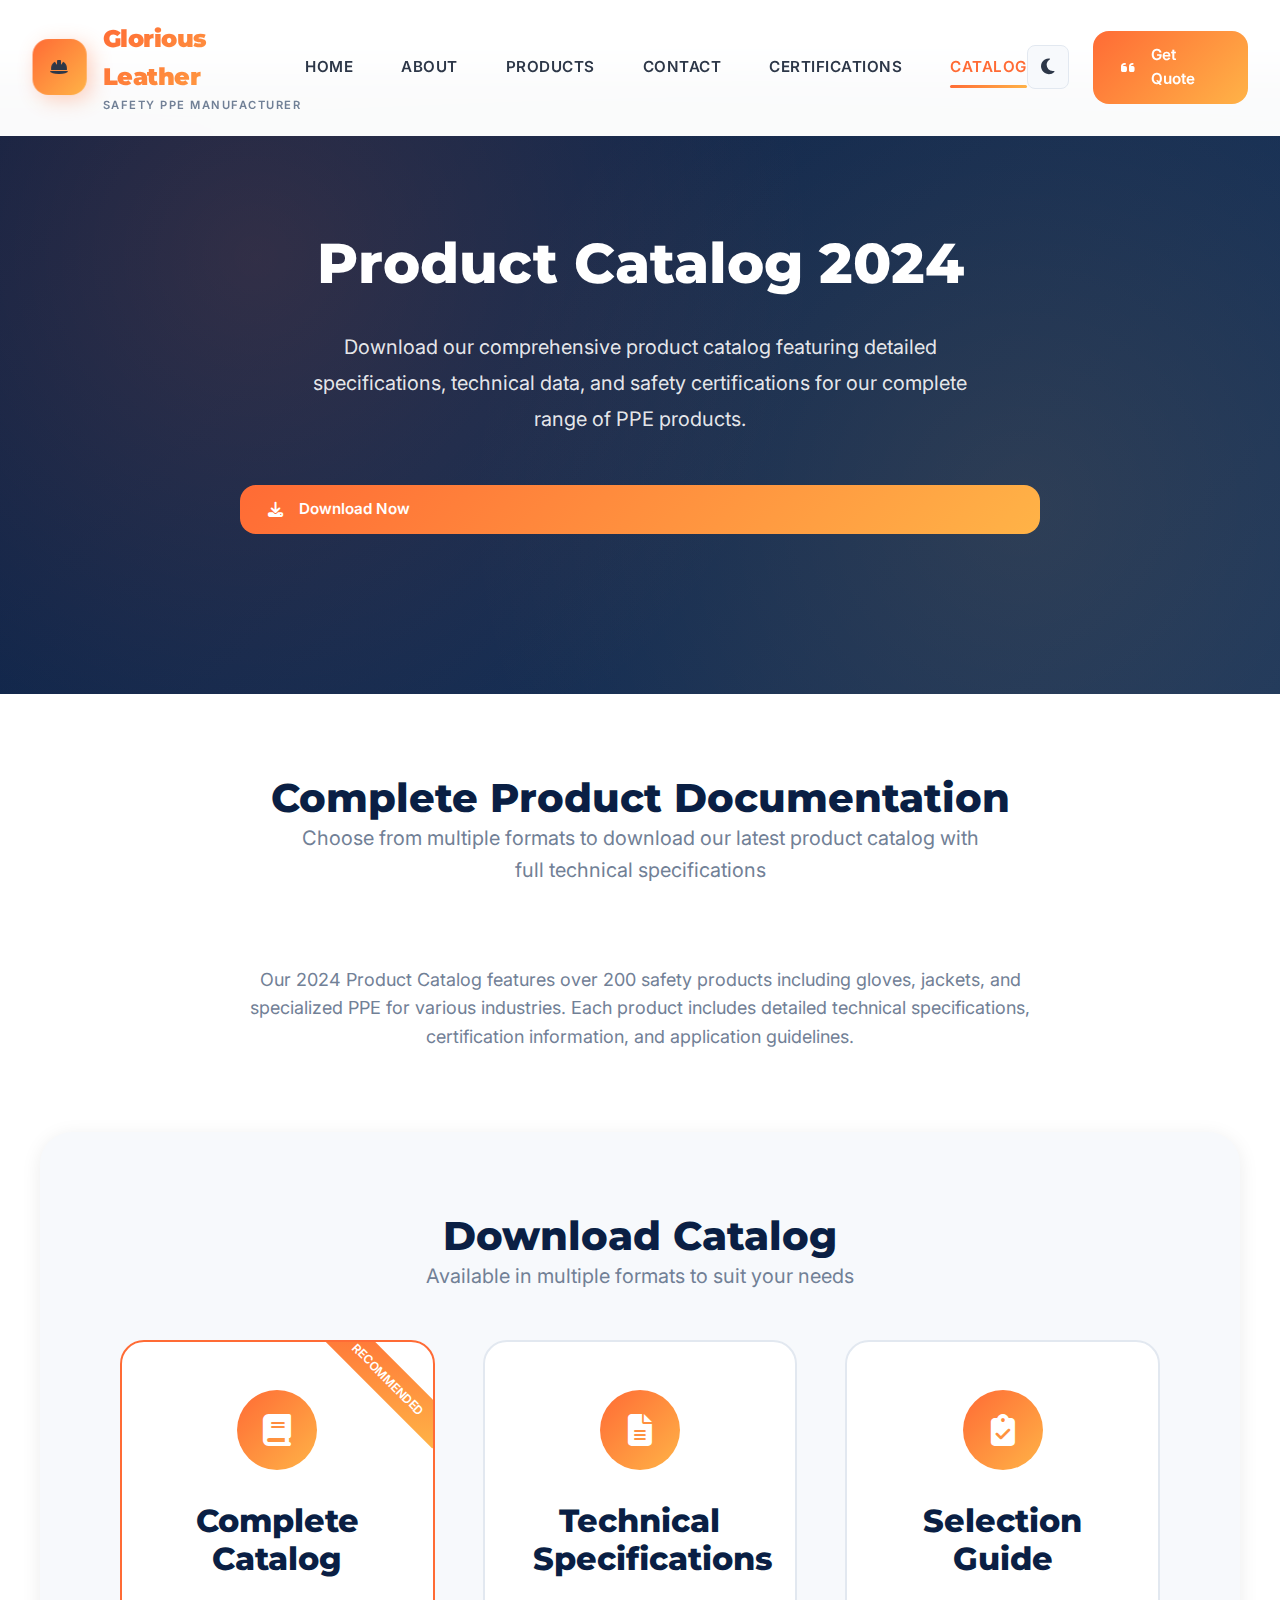
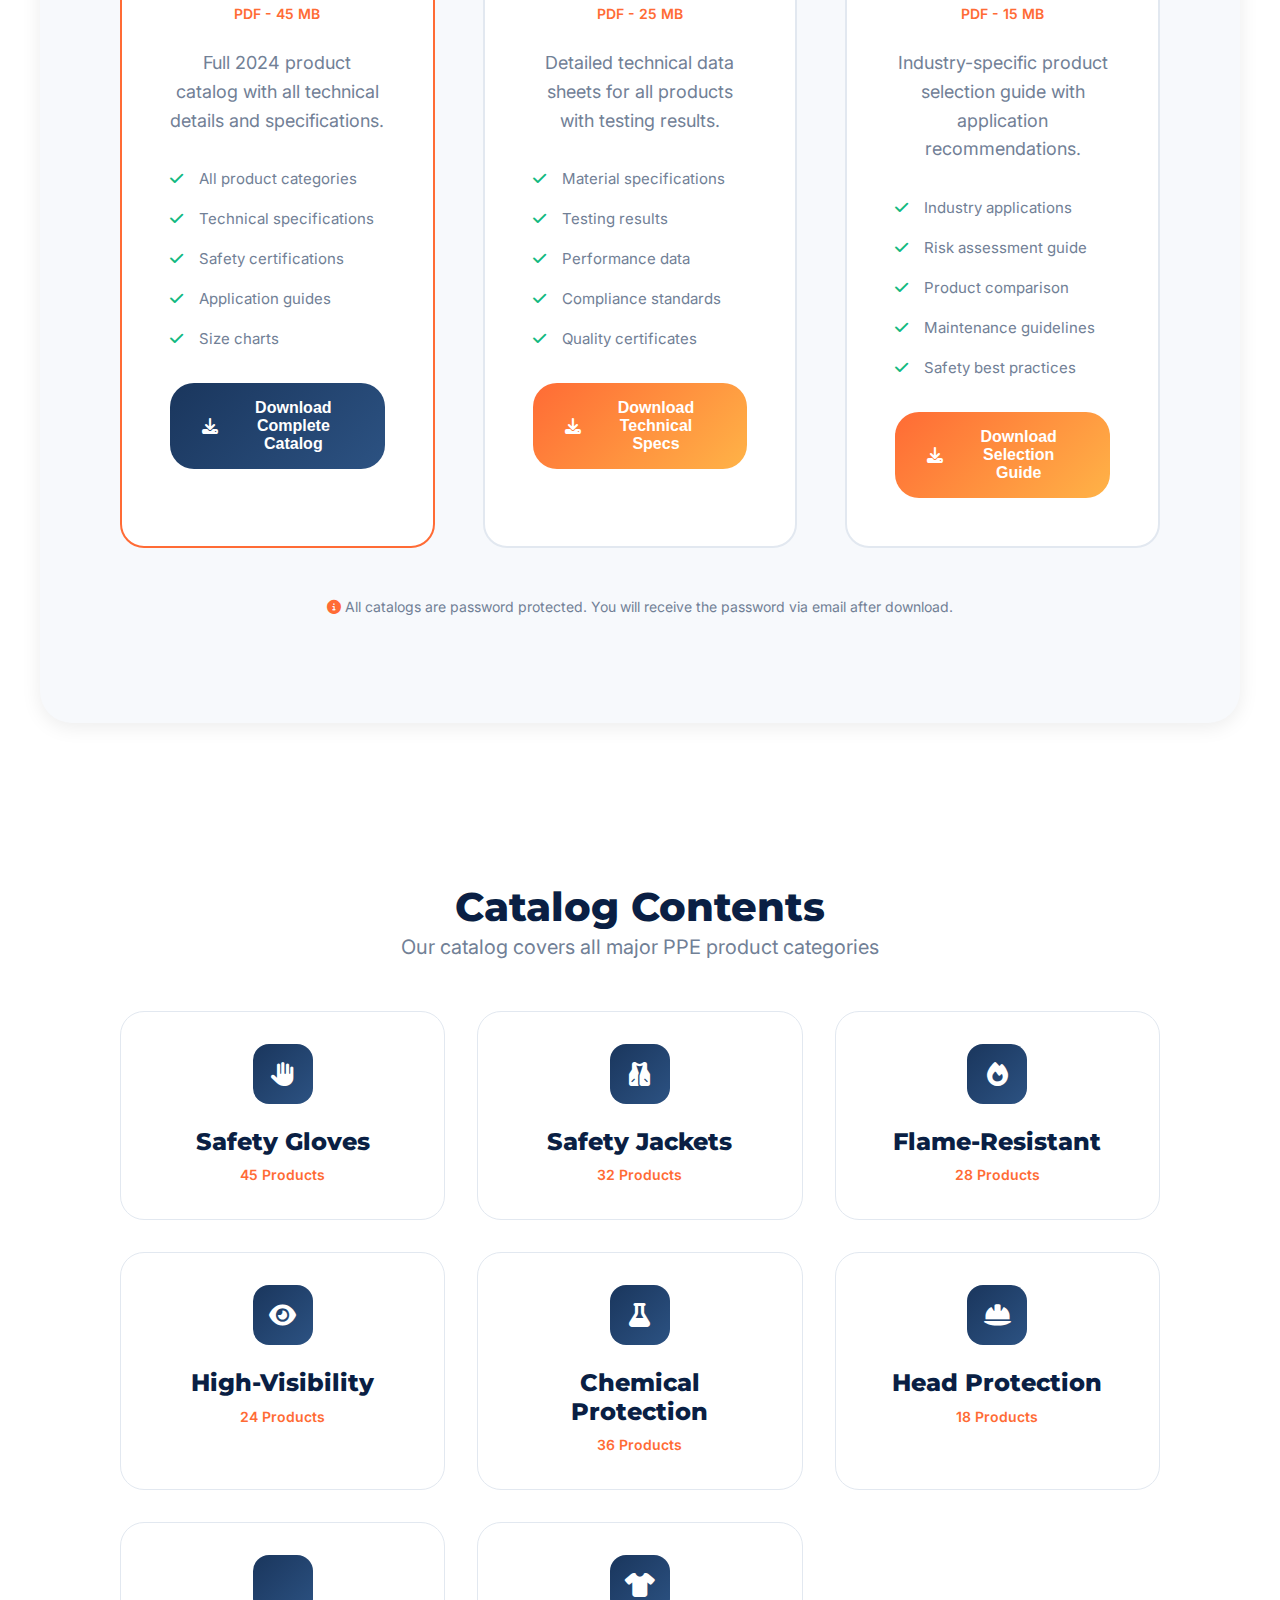
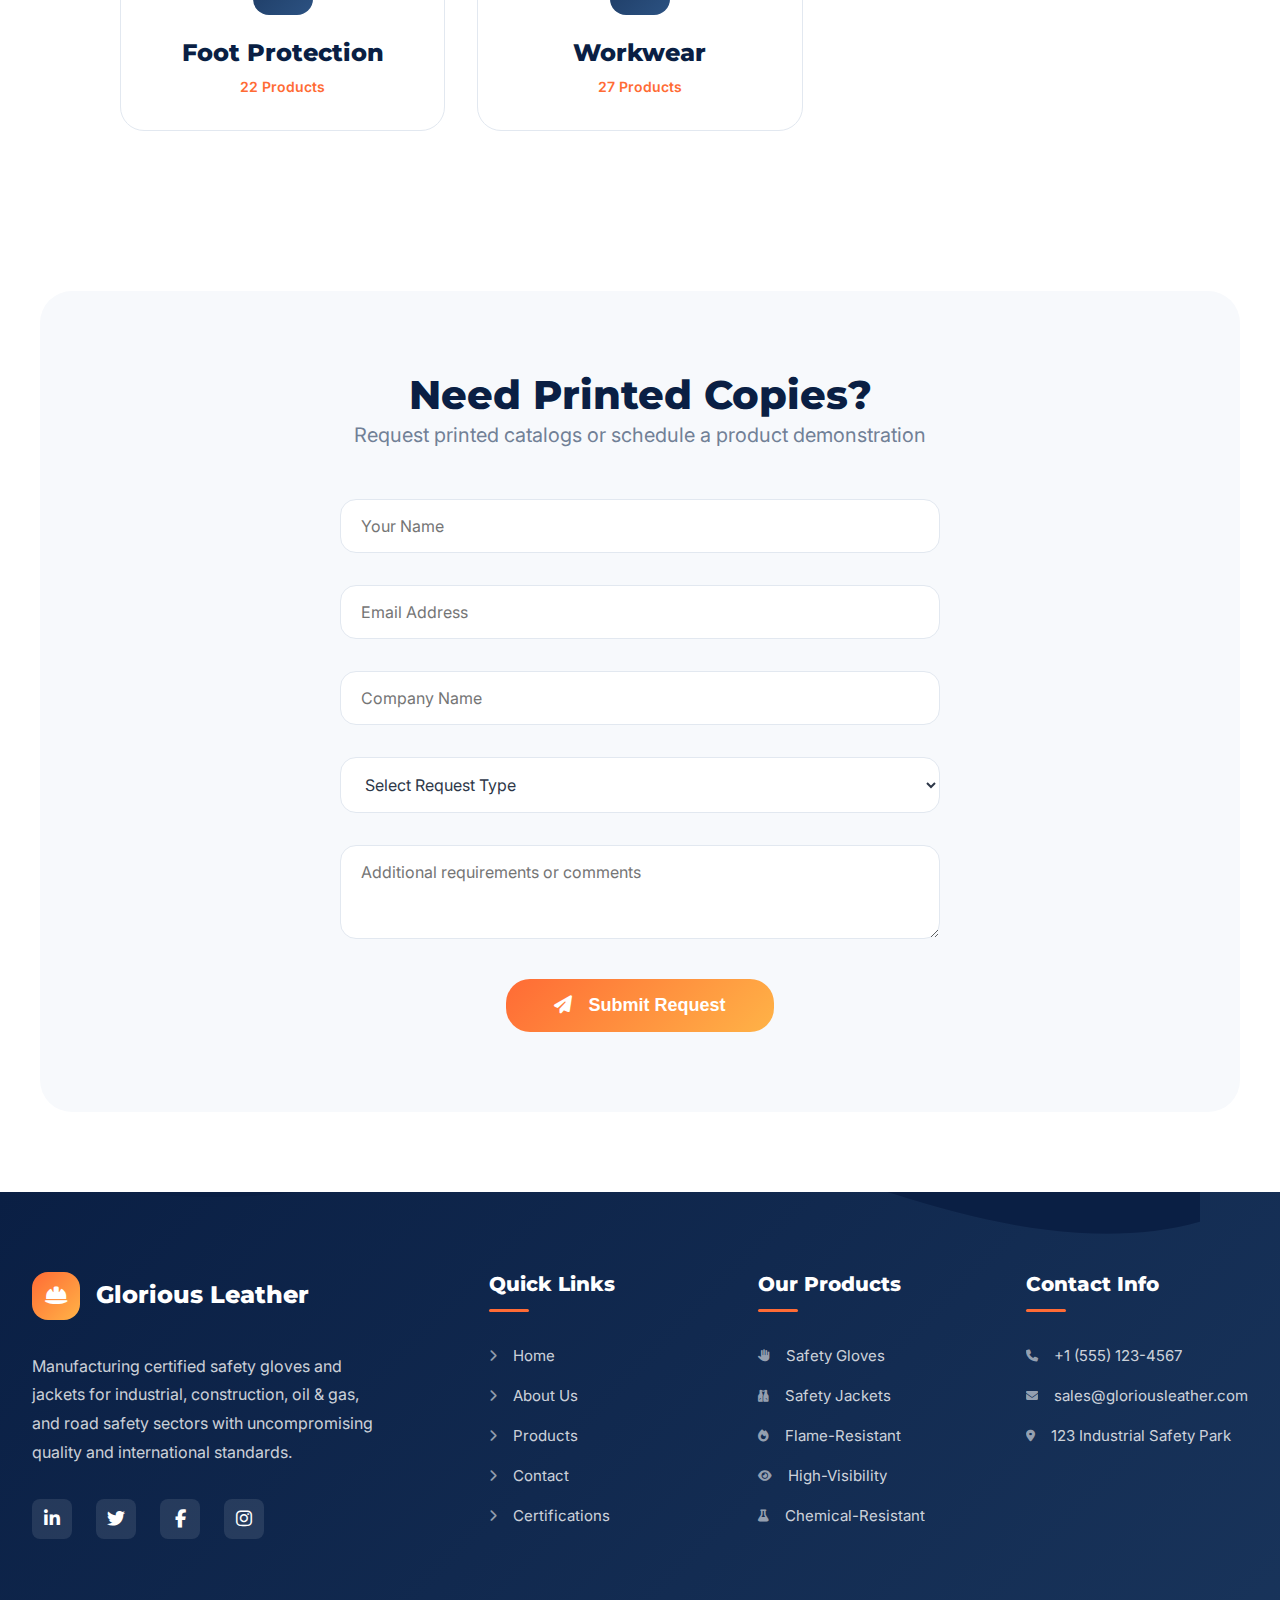
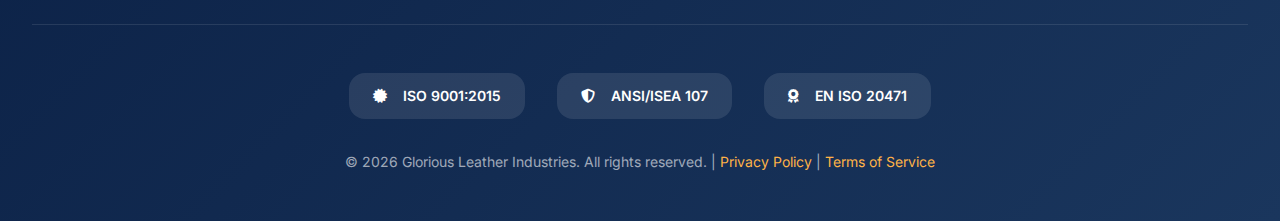
<file: catalog.html>
<!doctype html>
<html lang="en">
  <head>
    <meta charset="UTF-8" />
    <meta name="viewport" content="width=device-width, initial-scale=1.0" />
    <title>
      Product Catalog | Glorious Leather - Premium Safety PPE Manufacturer
    </title>

    <!-- Fonts & Icons -->
    <link
      rel="stylesheet"
      href="https://cdnjs.cloudflare.com/ajax/libs/font-awesome/6.4.0/css/all.min.css"
    />
    <link
      href="https://fonts.googleapis.com/css2?family=Inter:wght@300;400;500;600;700;800&family=Montserrat:wght@700;800;900&display=swap"
      rel="stylesheet"
    />

    <style>
      /* Import base styles */
      :root {
        /* Colors */
        --primary-dark: #0a1f44;
        --primary-blue: #1a365d;
        --accent-orange: #ff6b35;
        --accent-yellow: #ffb347;
        --accent-red: #ff3b30;
        --accent-green: #10b981;
        --light-bg: #f7f9fc;
        --white: #ffffff;
        --card-bg: #ffffff;
        --text-dark: #2d3748;
        --text-light: #718096;
        --border-light: #e2e8f0;

        /* Shadows */
        --shadow-soft: 0 4px 20px rgba(0, 0, 0, 0.08);
        --shadow-medium: 0 6px 30px rgba(0, 0, 0, 0.12);
        --shadow-hard: 0 10px 40px rgba(0, 0, 0, 0.15);
        --shadow-glow: 0 0 20px rgba(255, 107, 53, 0.2);

        /* Gradients */
        --gradient-orange: linear-gradient(135deg, #ff6b35, #ffb347);
        --gradient-blue: linear-gradient(135deg, #1a365d, #2c5282);
        --gradient-dark: linear-gradient(135deg, #0a1f44, #1a365d);
        --gradient-green: linear-gradient(135deg, #10b981, #34d399);

        /* Spacing */
        --space-xs: 0.5rem;
        --space-sm: 1rem;
        --space-md: 1.5rem;
        --space-lg: 2rem;
        --space-xl: 3rem;
        --space-2xl: 5rem;

        /* Border Radius */
        --radius-sm: 0.5rem;
        --radius-md: 1rem;
        --radius-lg: 1.5rem;
        --radius-xl: 2rem;

        /* Transitions */
        --transition-fast: 0.2s ease;
        --transition-normal: 0.3s ease;
        --transition-slow: 0.5s ease;
      }

      /* Dark Mode */
      .dark-mode {
        --primary-dark: #0f172a;
        --primary-blue: #1e293b;
        --light-bg: #0f172a;
        --card-bg: #1e293b;
        --text-dark: #f1f5f9;
        --text-light: #94a3b8;
        --border-light: #334155;
      }

      * {
        margin: 0;
        padding: 0;
        box-sizing: border-box;
      }

      html {
        font-size: 16px;
        scroll-behavior: smooth;
        scroll-padding-top: 90px;
      }

      body {
        font-family: "Inter", sans-serif;
        background-color: var(--light-bg);
        color: var(--text-dark);
        line-height: 1.6;
        overflow-x: hidden;
        transition:
          background-color var(--transition-normal),
          color var(--transition-normal);
      }

      h1,
      h2,
      h3,
      h4,
      h5,
      h6 {
        font-family: "Montserrat", sans-serif;
        font-weight: 800;
        line-height: 1.2;
        color: var(--primary-dark);
      }

      .dark-mode h1,
      .dark-mode h2,
      .dark-mode h3,
      .dark-mode h4,
      .dark-mode h5,
      .dark-mode h6 {
        color: var(--white);
      }

      h1 {
        font-size: 3.75rem;
      }
      h2 {
        font-size: 2.5rem;
      }
      h3 {
        font-size: 2rem;
      }
      h4 {
        font-size: 1.5rem;
      }

      p {
        color: var(--text-light);
        font-size: 1.125rem;
        margin-bottom: var(--space-md);
      }

      .dark-mode p {
        color: var(--text-light);
      }

      a {
        text-decoration: none;
        color: inherit;
        transition: all var(--transition-fast);
        cursor: pointer;
      }

      .container {
        width: 100%;
        max-width: 1280px;
        margin: 0 auto;
        padding: 0 var(--space-lg);
      }

      section {
        padding: var(--space-2xl) 0;
      }

      .text-center {
        text-align: center;
      }
      .text-orange {
        color: var(--accent-orange);
      }
      .text-gradient {
        background: var(--gradient-orange);
        -webkit-background-clip: text;
        -webkit-text-fill-color: transparent;
        background-clip: text;
      }

      /* ===== MISSING STYLES ===== */
      .section-subtitle {
        font-size: 1.25rem;
        color: var(--text-light);
        max-width: 700px;
        margin: 0 auto;
        line-height: 1.6;
      }

      .scroll-to-top {
        position: fixed;
        bottom: 30px;
        right: 30px;
        width: 50px;
        height: 50px;
        background: var(--gradient-orange);
        color: var(--white);
        border-radius: 50%;
        display: flex;
        align-items: center;
        justify-content: center;
        font-size: 1.25rem;
        cursor: pointer;
        z-index: 100;
        opacity: 0;
        transform: translateY(20px);
        transition: all var(--transition-normal);
        box-shadow: var(--shadow-glow);
      }

      .scroll-to-top.visible {
        opacity: 1;
        transform: translateY(0);
      }

      .scroll-to-top:hover {
        transform: translateY(-5px);
      }

      /* ===== CATALOG HERO ===== */
      .catalog-hero {
        min-height: 60vh;
        display: flex;
        align-items: center;
        position: relative;
        overflow: hidden;
        background: linear-gradient(
          135deg,
          var(--primary-dark) 0%,
          var(--primary-blue) 100%
        );
        color: var(--white);
        margin-top: 70px;
        text-align: center;
      }

      .catalog-hero::before {
        content: "";
        position: absolute;
        top: 0;
        left: 0;
        right: 0;
        bottom: 0;
        background:
          radial-gradient(
            circle at 20% 30%,
            rgba(255, 107, 53, 0.15) 0%,
            transparent 50%
          ),
          radial-gradient(
            circle at 80% 70%,
            rgba(255, 179, 71, 0.1) 0%,
            transparent 50%
          );
      }

      .catalog-hero-content {
        position: relative;
        z-index: 2;
        max-width: 800px;
        margin: 0 auto;
        padding: var(--space-2xl) 0;
      }

      .catalog-hero h1 {
        font-size: 3.5rem;
        color: var(--white);
        margin-bottom: var(--space-lg);
      }

      .catalog-hero p {
        font-size: 1.25rem;
        color: rgba(255, 255, 255, 0.9);
        max-width: 700px;
        margin: 0 auto var(--space-xl);
        line-height: 1.8;
      }

      /* ===== CATALOG CONTENT ===== */
      .catalog-content-section {
        background: var(--white);
        padding: var(--space-2xl) 0;
      }

      .dark-mode .catalog-content-section {
        background: var(--light-bg);
      }

      .catalog-container {
        max-width: 1200px;
        margin: 0 auto;
      }

      .catalog-header {
        text-align: center;
        margin-bottom: var(--space-2xl);
      }

      .catalog-intro {
        max-width: 800px;
        margin: 0 auto var(--space-2xl);
        text-align: center;
      }

      /* ===== DOWNLOAD SECTION ===== */
      .download-section {
        background: var(--light-bg);
        border-radius: var(--radius-xl);
        padding: var(--space-2xl);
        margin-bottom: var(--space-2xl);
        box-shadow: var(--shadow-soft);
      }

      .dark-mode .download-section {
        background: var(--primary-blue);
      }

      .download-grid {
        display: grid;
        grid-template-columns: repeat(auto-fit, minmax(300px, 1fr));
        gap: var(--space-xl);
        margin-top: var(--space-xl);
      }

      .download-card {
        background: var(--card-bg);
        border-radius: var(--radius-lg);
        padding: var(--space-xl);
        text-align: center;
        transition: all var(--transition-normal);
        border: 2px solid var(--border-light);
        position: relative;
        overflow: hidden;
      }

      .download-card:hover {
        transform: translateY(-10px);
        box-shadow: var(--shadow-hard);
        border-color: var(--accent-orange);
      }

      .download-card.featured {
        border: 2px solid var(--accent-orange);
        position: relative;
      }

      .download-card.featured::before {
        content: "RECOMMENDED";
        position: absolute;
        top: 20px;
        right: -35px;
        background: var(--gradient-orange);
        color: var(--white);
        padding: 0.5rem 2rem;
        font-size: 0.75rem;
        font-weight: 600;
        transform: rotate(45deg);
        z-index: 2;
      }

      .download-icon {
        width: 80px;
        height: 80px;
        background: var(--gradient-orange);
        border-radius: 50%;
        display: flex;
        align-items: center;
        justify-content: center;
        font-size: 2rem;
        color: var(--white);
        margin: 0 auto var(--space-lg);
        position: relative;
      }

      .download-icon::after {
        content: "";
        position: absolute;
        top: -5px;
        left: -5px;
        right: -5px;
        bottom: -5px;
        background: var(--gradient-orange);
        border-radius: 50%;
        opacity: 0.2;
        z-index: -1;
      }

      .download-card h3 {
        margin-bottom: var(--space-md);
        color: var(--primary-dark);
      }

      .dark-mode .download-card h3 {
        color: var(--white);
      }

      .download-size {
        color: var(--accent-orange);
        font-weight: 600;
        margin-bottom: var(--space-md);
        font-size: 0.875rem;
      }

      .download-features {
        list-style: none;
        margin: var(--space-lg) 0;
        text-align: left;
      }

      .download-features li {
        margin-bottom: var(--space-sm);
        color: var(--text-light);
        font-size: 0.9375rem;
        display: flex;
        align-items: flex-start;
        gap: var(--space-sm);
      }

      .download-features li i {
        color: var(--accent-green);
        margin-top: 0.25rem;
      }

      .download-button {
        padding: 1rem 2rem;
        background: var(--gradient-orange);
        color: var(--white);
        border-radius: var(--radius-lg);
        font-weight: 600;
        font-size: 1rem;
        display: flex;
        align-items: center;
        justify-content: center;
        gap: var(--space-sm);
        transition: all var(--transition-normal);
        border: none;
        cursor: pointer;
        width: 100%;
        margin-top: var(--space-lg);
        position: relative;
        overflow: hidden;
      }

      .download-button::before {
        content: "";
        position: absolute;
        top: 0;
        left: -100%;
        width: 100%;
        height: 100%;
        background: linear-gradient(
          90deg,
          transparent,
          rgba(255, 255, 255, 0.2),
          transparent
        );
        transition: left 0.7s ease;
      }

      .download-button:hover::before {
        left: 100%;
      }

      .download-button:hover {
        transform: translateY(-3px);
        box-shadow: var(--shadow-glow);
      }

      .download-button.featured {
        background: var(--gradient-blue);
      }

      /* ===== CATEGORY SECTION ===== */
      .category-section {
        background: var(--white);
        border-radius: var(--radius-xl);
        padding: var(--space-2xl);
        margin-bottom: var(--space-2xl);
      }

      .dark-mode .category-section {
        background: var(--light-bg);
      }

      .category-grid {
        display: grid;
        grid-template-columns: repeat(auto-fit, minmax(250px, 1fr));
        gap: var(--space-lg);
        margin-top: var(--space-xl);
      }

      .category-card {
        background: var(--card-bg);
        border-radius: var(--radius-lg);
        padding: var(--space-lg);
        text-align: center;
        transition: all var(--transition-normal);
        border: 1px solid var(--border-light);
      }

      .category-card:hover {
        transform: translateY(-5px);
        box-shadow: var(--shadow-medium);
      }

      .category-icon {
        width: 60px;
        height: 60px;
        background: var(--gradient-blue);
        border-radius: var(--radius-md);
        display: flex;
        align-items: center;
        justify-content: center;
        font-size: 1.5rem;
        color: var(--white);
        margin: 0 auto var(--space-md);
      }

      .category-card h4 {
        margin-bottom: var(--space-xs);
        color: var(--primary-dark);
      }

      .dark-mode .category-card h4 {
        color: var(--white);
      }

      .category-count {
        color: var(--accent-orange);
        font-weight: 600;
        font-size: 0.875rem;
      }

      /* ===== CONTACT FORM ===== */
      .contact-form-section {
        background: var(--light-bg);
        border-radius: var(--radius-xl);
        padding: var(--space-2xl);
        text-align: center;
      }

      .dark-mode .contact-form-section {
        background: var(--primary-blue);
      }

      .contact-form {
        max-width: 600px;
        margin: var(--space-xl) auto 0;
      }

      .form-group {
        margin-bottom: var(--space-lg);
      }

      .form-control {
        width: 100%;
        padding: 1rem 1.25rem;
        border: 1px solid var(--border-light);
        border-radius: var(--radius-md);
        background: var(--card-bg);
        color: var(--text-dark);
        font-family: "Inter", sans-serif;
        font-size: 1rem;
        transition: all var(--transition-normal);
      }

      .dark-mode .form-control {
        background: var(--primary-dark);
        border-color: var(--border-light);
        color: var(--white);
      }

      .form-control:focus {
        outline: none;
        border-color: var(--accent-orange);
        box-shadow: 0 0 0 3px rgba(255, 107, 53, 0.2);
      }

      .submit-button {
        padding: 1rem 3rem;
        background: var(--gradient-orange);
        color: var(--white);
        border: none;
        border-radius: var(--radius-lg);
        font-size: 1.125rem;
        font-weight: 600;
        cursor: pointer;
        transition: all var(--transition-normal);
        display: inline-flex;
        align-items: center;
        gap: var(--space-sm);
      }

      .submit-button:hover {
        transform: translateY(-3px);
        box-shadow: var(--shadow-glow);
      }

      /* ===== HEADER & FOOTER STYLES ===== */
      .header {
        position: fixed;
        top: 0;
        left: 0;
        right: 0;
        z-index: 1000;
        background: rgba(255, 255, 255, 0.98);
        backdrop-filter: blur(20px);
        -webkit-backdrop-filter: blur(20px);
        border-bottom: 1px solid rgba(255, 255, 255, 0.2);
        transition: all var(--transition-normal);
        padding: 0.5rem 0;
      }

      .dark-mode .header {
        background: rgba(15, 23, 42, 0.98);
        border-bottom: 1px solid rgba(255, 255, 255, 0.1);
      }

      .header.scrolled {
        box-shadow: var(--shadow-soft);
        padding: 0.25rem 0;
      }

      .header-container {
        display: flex;
        align-items: center;
        justify-content: space-between;
        padding: 0.75rem 0;
      }

      .logo {
        display: flex;
        align-items: center;
        gap: var(--space-sm);
        position: relative;
      }

      .logo-icon {
        width: 56px;
        height: 56px;
        background: var(--gradient-orange);
        border-radius: var(--radius-md);
        display: flex;
        align-items: center;
        justify-content: center;
        position: relative;
        transform-style: preserve-3d;
        transform: perspective(1000px) rotateY(-10deg);
        box-shadow: 5px 5px 20px rgba(255, 107, 53, 0.3);
      }

      .logo-text {
        display: flex;
        flex-direction: column;
      }

      .logo-main {
        font-family: "Montserrat", sans-serif;
        font-size: 1.5rem;
        font-weight: 900;
        letter-spacing: -0.5px;
        background: var(--gradient-orange);
        -webkit-background-clip: text;
        -webkit-text-fill-color: transparent;
        background-clip: text;
      }

      .logo-sub {
        font-size: 0.7rem;
        color: var(--text-light);
        letter-spacing: 1.5px;
        text-transform: uppercase;
        font-weight: 600;
      }

      .nav-main {
        display: flex;
        gap: var(--space-xl);
        align-items: center;
      }

      .nav-link {
        position: relative;
        font-weight: 600;
        font-size: 0.95rem;
        padding: 0.5rem 0;
        color: var(--text-dark);
        text-transform: uppercase;
        letter-spacing: 0.5px;
      }

      .dark-mode .nav-link {
        color: var(--white);
      }

      .nav-link::after {
        content: "";
        position: absolute;
        bottom: 0;
        left: 0;
        width: 0;
        height: 3px;
        background: var(--gradient-orange);
        border-radius: 1.5px;
        transition: width var(--transition-normal);
      }

      .nav-link:hover::after,
      .nav-link.active::after {
        width: 100%;
      }

      .nav-link:hover,
      .nav-link.active {
        color: var(--accent-orange);
      }

      .header-actions {
        display: flex;
        align-items: center;
        gap: var(--space-md);
      }

      .theme-toggle {
        width: 44px;
        height: 44px;
        border-radius: var(--radius-sm);
        background: var(--light-bg);
        border: 1px solid var(--border-light);
        color: var(--text-dark);
        cursor: pointer;
        display: flex;
        align-items: center;
        justify-content: center;
        font-size: 1.125rem;
        transition: all var(--transition-normal);
        position: relative;
        overflow: hidden;
      }

      .dark-mode .theme-toggle {
        background: var(--card-bg);
        border-color: var(--border-light);
        color: var(--white);
      }

      .theme-toggle:hover {
        background: var(--accent-orange);
        color: var(--white);
        transform: rotate(15deg) scale(1.1);
        box-shadow: var(--shadow-glow);
      }

      .theme-toggle i {
        transition: transform 0.3s ease;
      }

      .theme-toggle:hover i {
        transform: rotate(180deg);
      }

      .cta-button {
        padding: 0.75rem 1.75rem;
        background: var(--gradient-orange);
        color: var(--white);
        border-radius: var(--radius-md);
        font-weight: 600;
        font-size: 0.95rem;
        display: flex;
        align-items: center;
        gap: var(--space-sm);
        transition: all var(--transition-normal);
        position: relative;
        overflow: hidden;
      }

      .cta-button::before {
        content: "";
        position: absolute;
        top: 0;
        left: -100%;
        width: 100%;
        height: 100%;
        background: linear-gradient(
          90deg,
          transparent,
          rgba(255, 255, 255, 0.2),
          transparent
        );
        transition: left 0.7s ease;
      }

      .cta-button:hover::before {
        left: 100%;
      }

      .cta-button:hover {
        transform: translateY(-2px);
        box-shadow: var(--shadow-glow);
      }

      .mobile-toggle {
        display: none;
        background: none;
        border: none;
        color: var(--text-dark);
        font-size: 1.5rem;
        cursor: pointer;
        width: 44px;
        height: 44px;
        border-radius: var(--radius-sm);
        align-items: center;
        justify-content: center;
        transition: all var(--transition-fast);
      }

      .dark-mode .mobile-toggle {
        color: var(--white);
      }

      .mobile-toggle:hover {
        background: var(--border-light);
      }

      .mobile-menu {
        position: fixed;
        top: 80px;
        left: 0;
        right: 0;
        background: var(--card-bg);
        backdrop-filter: blur(20px);
        -webkit-backdrop-filter: blur(20px);
        padding: var(--space-lg);
        border-top: 1px solid var(--border-light);
        transform: translateY(-100%);
        opacity: 0;
        visibility: hidden;
        transition: all var(--transition-normal);
        z-index: 999;
        box-shadow: var(--shadow-hard);
        max-height: calc(100vh - 80px);
        overflow-y: auto;
      }

      .mobile-menu.active {
        transform: translateY(0);
        opacity: 1;
        visibility: visible;
      }

      .mobile-nav {
        display: flex;
        flex-direction: column;
        gap: var(--space-sm);
      }

      .mobile-nav a {
        padding: var(--space-md);
        border-radius: var(--radius-md);
        background: var(--light-bg);
        color: var(--text-dark);
        font-weight: 600;
        transition: all var(--transition-fast);
        text-align: center;
      }

      .dark-mode .mobile-nav a {
        background: var(--primary-blue);
        color: var(--white);
      }

      .mobile-nav a:hover,
      .mobile-nav a.active {
        background: var(--gradient-orange);
        color: var(--white);
        transform: translateX(10px);
      }

      /* Footer Styles */
      .footer {
        background: var(--gradient-dark);
        color: var(--white);
        padding: var(--space-2xl) 0 0;
        position: relative;
        overflow: hidden;
      }

      .footer-wave {
        position: absolute;
        top: -50px;
        left: 0;
        right: 0;
        height: 100px;
        background: url("data:image/svg+xml,%3Csvg xmlns='http://www.w3.org/2000/svg' viewBox='0 0 1200 120' preserveAspectRatio='none'%3E%3Cpath d='M321.39,56.44c58-10.79,114.16-30.13,172-41.86,82.39-16.72,168.19-17.73,250.45-.39C823.78,31,906.67,72,985.66,92.83c70.05,18.48,146.53,26.09,214.34,3V0H0V27.35A600.21,600.21,0,0,0,321.39,56.44Z' fill='%230a1f44'%3E%3C/path%3E%3C/svg%3E");
        background-size: 1200px 100px;
      }

      .dark-mode .footer-wave {
        background: url("data:image/svg+xml,%3Csvg xmlns='http://www.w3.org/2000/svg' viewBox='0 0 1200 120' preserveAspectRatio='none'%3E%3Cpath d='M321.39,56.44c58-10.79,114.16-30.13,172-41.86,82.39-16.72,168.19-17.73,250.45-.39C823.78,31,906.67,72,985.66,92.83c70.05,18.48,146.53,26.09,214.34,3V0H0V27.35A600.21,600.21,0,0,0,321.39,56.44Z' fill='%231e293b'%3E%3C/path%3E%3C/svg%3E");
      }

      .footer-content {
        position: relative;
        z-index: 1;
        display: grid;
        grid-template-columns: 2fr 1fr 1fr 1fr;
        gap: var(--space-2xl);
        margin-bottom: var(--space-2xl);
      }

      .footer-brand {
        max-width: 350px;
      }

      .footer-logo {
        display: flex;
        align-items: center;
        gap: var(--space-sm);
        margin-bottom: var(--space-lg);
      }

      .footer-logo-icon {
        width: 48px;
        height: 48px;
        background: var(--gradient-orange);
        border-radius: var(--radius-md);
        display: flex;
        align-items: center;
        justify-content: center;
        font-size: 1.25rem;
        color: var(--white);
      }

      .footer-logo-text {
        font-family: "Montserrat", sans-serif;
        font-size: 1.5rem;
        font-weight: 800;
        color: var(--white);
      }

      .footer-about {
        color: rgba(255, 255, 255, 0.8);
        line-height: 1.8;
        margin-bottom: var(--space-lg);
        font-size: 1rem;
      }

      .footer-social {
        display: flex;
        gap: var(--space-md);
      }

      .social-link {
        width: 40px;
        height: 40px;
        background: rgba(255, 255, 255, 0.1);
        border-radius: var(--radius-sm);
        display: flex;
        align-items: center;
        justify-content: center;
        color: var(--white);
        font-size: 1.125rem;
        transition: all var(--transition-normal);
        position: relative;
        overflow: hidden;
      }

      .social-link::before {
        content: "";
        position: absolute;
        top: 0;
        left: 0;
        right: 0;
        bottom: 0;
        background: var(--gradient-orange);
        opacity: 0;
        transition: opacity var(--transition-normal);
      }

      .social-link:hover::before {
        opacity: 1;
      }

      .social-link i {
        position: relative;
        z-index: 1;
      }

      .social-link:hover {
        transform: translateY(-3px);
        box-shadow: 0 10px 20px rgba(255, 107, 53, 0.3);
      }

      .footer-column h3 {
        color: var(--white);
        font-size: 1.25rem;
        margin-bottom: var(--space-lg);
        position: relative;
        padding-bottom: var(--space-sm);
      }

      .footer-column h3::after {
        content: "";
        position: absolute;
        bottom: 0;
        left: 0;
        width: 40px;
        height: 3px;
        background: var(--accent-orange);
        border-radius: 1.5px;
      }

      .footer-links {
        list-style: none;
      }

      .footer-links li {
        margin-bottom: var(--space-sm);
      }

      .footer-links a {
        color: rgba(255, 255, 255, 0.8);
        transition: all var(--transition-fast);
        display: flex;
        align-items: center;
        gap: var(--space-sm);
        font-size: 0.9375rem;
      }

      .footer-links a:hover {
        color: var(--accent-orange);
        transform: translateX(5px);
      }

      .footer-links i {
        font-size: 0.75rem;
        opacity: 0.7;
      }

      .footer-bottom {
        border-top: 1px solid rgba(255, 255, 255, 0.1);
        padding: var(--space-xl) 0;
        text-align: center;
        position: relative;
        z-index: 1;
      }

      .footer-certs {
        display: flex;
        justify-content: center;
        gap: var(--space-lg);
        margin-bottom: var(--space-lg);
        flex-wrap: wrap;
      }

      .cert-badge {
        background: rgba(255, 255, 255, 0.1);
        padding: 0.75rem 1.5rem;
        border-radius: var(--radius-md);
        font-size: 0.875rem;
        font-weight: 600;
        color: var(--white);
        display: flex;
        align-items: center;
        gap: var(--space-sm);
        transition: all var(--transition-normal);
      }

      .cert-badge:hover {
        background: rgba(255, 255, 255, 0.2);
        transform: translateY(-2px);
      }

      .footer-copyright {
        color: rgba(255, 255, 255, 0.6);
        font-size: 0.875rem;
      }

      .footer-copyright a {
        color: var(--accent-yellow);
        text-decoration: none;
        transition: color var(--transition-fast);
      }

      .footer-copyright a:hover {
        color: var(--white);
      }

      /* Responsive */
      @media (max-width: 992px) {
        .footer-content {
          grid-template-columns: repeat(2, 1fr);
        }

        .download-grid {
          grid-template-columns: 1fr;
        }

        .category-grid {
          grid-template-columns: repeat(2, 1fr);
        }
      }

      @media (max-width: 768px) {
        h1 {
          font-size: 2.5rem;
        }
        h2 {
          font-size: 2rem;
        }

        .catalog-hero h1 {
          font-size: 2.5rem;
        }

        .nav-main {
          display: none;
        }
        .mobile-toggle {
          display: flex;
        }

        .footer-content {
          grid-template-columns: 1fr;
        }

        .category-grid {
          grid-template-columns: 1fr;
        }
      }

      @media (max-width: 576px) {
        h1 {
          font-size: 2.25rem;
        }
        h2 {
          font-size: 1.75rem;
        }

        .catalog-hero h1 {
          font-size: 2.25rem;
        }

        .download-section,
        .category-section,
        .contact-form-section {
          padding: var(--space-xl);
        }

        .scroll-to-top {
          bottom: 20px;
          right: 20px;
          width: 40px;
          height: 40px;
          font-size: 1rem;
        }
      }

      /* Animations */
      .animate-on-scroll {
        opacity: 0;
        transform: translateY(30px);
        transition:
          opacity 0.6s ease,
          transform 0.6s ease;
      }

      .animate-on-scroll.visible {
        opacity: 1;
        transform: translateY(0);
      }
    </style>
  </head>
  <body>
    <!-- Header -->
    <header class="header">
      <div class="container">
        <div class="header-container">
          <a href="index.html" class="logo">
            <div class="logo-icon">
              <i class="fas fa-hard-hat"></i>
            </div>
            <div class="logo-text">
              <div class="logo-main">Glorious Leather</div>
              <div class="logo-sub">Safety PPE Manufacturer</div>
            </div>
          </a>

          <nav class="nav-main">
            <a href="index.html" class="nav-link">Home</a>
            <a href="about.html" class="nav-link">About</a>
            <a href="products.html" class="nav-link">Products</a>
            <a href="contact.html" class="nav-link">Contact</a>
            <a href="certifications.html" class="nav-link">Certifications</a>
            <a href="catalog.html" class="nav-link active">Catalog</a>
          </nav>

          <div class="header-actions">
            <button
              class="theme-toggle"
              id="themeToggle"
              aria-label="Toggle dark mode"
            >
              <i class="fas fa-moon"></i>
            </button>
            <a href="contact.html" class="cta-button">
              <i class="fas fa-quote-left"></i>
              Get Quote
            </a>
            <button
              class="mobile-toggle"
              id="mobileToggle"
              aria-label="Toggle mobile menu"
            >
              <i class="fas fa-bars"></i>
            </button>
          </div>
        </div>
      </div>

      <div class="mobile-menu" id="mobileMenu">
        <nav class="mobile-nav">
          <a href="index.html">Home</a>
          <a href="about.html">About</a>
          <a href="products.html">Products</a>
          <a href="contact.html">Contact</a>
          <a href="certifications.html">Certifications</a>
          <a href="catalog.html" class="active">Catalog</a>
        </nav>
      </div>
    </header>

    <!-- Catalog Hero -->
    <section class="catalog-hero">
      <div class="container">
        <div class="catalog-hero-content">
          <h1>Product Catalog 2024</h1>
          <p>
            Download our comprehensive product catalog featuring detailed
            specifications, technical data, and safety certifications for our
            complete range of PPE products.
          </p>
          <a href="#download" class="cta-button">
            <i class="fas fa-download"></i>
            Download Now
          </a>
        </div>
      </div>
    </section>

    <!-- Catalog Content -->
    <section class="catalog-content-section">
      <div class="container">
        <div class="catalog-container">
          <div class="catalog-header">
            <h2>Complete Product Documentation</h2>
            <p class="section-subtitle">
              Choose from multiple formats to download our latest product
              catalog with full technical specifications
            </p>
          </div>

          <div class="catalog-intro">
            <p>
              Our 2024 Product Catalog features over 200 safety products
              including gloves, jackets, and specialized PPE for various
              industries. Each product includes detailed technical
              specifications, certification information, and application
              guidelines.
            </p>
          </div>

          <!-- Download Section -->
          <div class="download-section" id="download">
            <h2 class="text-center">Download Catalog</h2>
            <p class="section-subtitle text-center">
              Available in multiple formats to suit your needs
            </p>

            <div class="download-grid">
              <!-- Complete Catalog -->
              <div class="download-card featured">
                <div class="download-icon">
                  <i class="fas fa-book"></i>
                </div>
                <h3>Complete Catalog</h3>
                <div class="download-size">PDF - 45 MB</div>
                <p>
                  Full 2024 product catalog with all technical details and
                  specifications.
                </p>

                <ul class="download-features">
                  <li><i class="fas fa-check"></i> All product categories</li>
                  <li><i class="fas fa-check"></i> Technical specifications</li>
                  <li><i class="fas fa-check"></i> Safety certifications</li>
                  <li><i class="fas fa-check"></i> Application guides</li>
                  <li><i class="fas fa-check"></i> Size charts</li>
                </ul>

                <button
                  class="download-button featured"
                  data-file="complete-catalog.pdf"
                >
                  <i class="fas fa-download"></i>
                  Download Complete Catalog
                </button>
              </div>

              <!-- Technical Specifications -->
              <div class="download-card">
                <div class="download-icon">
                  <i class="fas fa-file-alt"></i>
                </div>
                <h3>Technical Specifications</h3>
                <div class="download-size">PDF - 25 MB</div>
                <p>
                  Detailed technical data sheets for all products with testing
                  results.
                </p>

                <ul class="download-features">
                  <li><i class="fas fa-check"></i> Material specifications</li>
                  <li><i class="fas fa-check"></i> Testing results</li>
                  <li><i class="fas fa-check"></i> Performance data</li>
                  <li><i class="fas fa-check"></i> Compliance standards</li>
                  <li><i class="fas fa-check"></i> Quality certificates</li>
                </ul>

                <button class="download-button" data-file="technical-specs.pdf">
                  <i class="fas fa-download"></i>
                  Download Technical Specs
                </button>
              </div>

              <!-- Product Selection Guide -->
              <div class="download-card">
                <div class="download-icon">
                  <i class="fas fa-clipboard-check"></i>
                </div>
                <h3>Selection Guide</h3>
                <div class="download-size">PDF - 15 MB</div>
                <p>
                  Industry-specific product selection guide with application
                  recommendations.
                </p>

                <ul class="download-features">
                  <li><i class="fas fa-check"></i> Industry applications</li>
                  <li><i class="fas fa-check"></i> Risk assessment guide</li>
                  <li><i class="fas fa-check"></i> Product comparison</li>
                  <li><i class="fas fa-check"></i> Maintenance guidelines</li>
                  <li><i class="fas fa-check"></i> Safety best practices</li>
                </ul>

                <button class="download-button" data-file="selection-guide.pdf">
                  <i class="fas fa-download"></i>
                  Download Selection Guide
                </button>
              </div>
            </div>

            <div style="text-align: center; margin-top: var(--space-xl)">
              <p style="color: var(--text-light); font-size: 0.875rem">
                <i
                  class="fas fa-info-circle"
                  style="color: var(--accent-orange)"
                ></i>
                All catalogs are password protected. You will receive the
                password via email after download.
              </p>
            </div>
          </div>

          <!-- Category Section -->
          <div class="category-section">
            <h2 class="text-center">Catalog Contents</h2>
            <p class="section-subtitle text-center">
              Our catalog covers all major PPE product categories
            </p>

            <div class="category-grid">
              <div class="category-card">
                <div class="category-icon">
                  <i class="fas fa-hand-paper"></i>
                </div>
                <h4>Safety Gloves</h4>
                <div class="category-count">45 Products</div>
              </div>

              <div class="category-card">
                <div class="category-icon">
                  <i class="fas fa-vest"></i>
                </div>
                <h4>Safety Jackets</h4>
                <div class="category-count">32 Products</div>
              </div>

              <div class="category-card">
                <div class="category-icon">
                  <i class="fas fa-fire"></i>
                </div>
                <h4>Flame-Resistant</h4>
                <div class="category-count">28 Products</div>
              </div>

              <div class="category-card">
                <div class="category-icon">
                  <i class="fas fa-eye"></i>
                </div>
                <h4>High-Visibility</h4>
                <div class="category-count">24 Products</div>
              </div>

              <div class="category-card">
                <div class="category-icon">
                  <i class="fas fa-flask"></i>
                </div>
                <h4>Chemical Protection</h4>
                <div class="category-count">36 Products</div>
              </div>

              <div class="category-card">
                <div class="category-icon">
                  <i class="fas fa-hard-hat"></i>
                </div>
                <h4>Head Protection</h4>
                <div class="category-count">18 Products</div>
              </div>

              <div class="category-card">
                <div class="category-icon">
                  <i class="fas fa-boot"></i>
                </div>
                <h4>Foot Protection</h4>
                <div class="category-count">22 Products</div>
              </div>

              <div class="category-card">
                <div class="category-icon">
                  <i class="fas fa-tshirt"></i>
                </div>
                <h4>Workwear</h4>
                <div class="category-count">27 Products</div>
              </div>
            </div>
          </div>

          <!-- Contact Form for Email Delivery -->
          <div class="contact-form-section">
            <h2>Need Printed Copies?</h2>
            <p class="section-subtitle">
              Request printed catalogs or schedule a product demonstration
            </p>

            <form class="contact-form" id="catalogRequestForm">
              <div class="form-group">
                <input
                  type="text"
                  id="requestName"
                  class="form-control"
                  placeholder="Your Name"
                  required
                />
              </div>

              <div class="form-group">
                <input
                  type="email"
                  id="requestEmail"
                  class="form-control"
                  placeholder="Email Address"
                  required
                />
              </div>

              <div class="form-group">
                <input
                  type="text"
                  id="requestCompany"
                  class="form-control"
                  placeholder="Company Name"
                  required
                />
              </div>

              <div class="form-group">
                <select id="requestType" class="form-control" required>
                  <option value="">Select Request Type</option>
                  <option value="printed">Printed Catalog</option>
                  <option value="digital">Digital Catalog</option>
                  <option value="demo">Product Demonstration</option>
                  <option value="quote">Custom Quote</option>
                </select>
              </div>

              <div class="form-group">
                <textarea
                  id="requestMessage"
                  class="form-control"
                  placeholder="Additional requirements or comments"
                  rows="3"
                ></textarea>
              </div>

              <button type="submit" class="submit-button">
                <i class="fas fa-paper-plane"></i>
                Submit Request
              </button>
            </form>
          </div>
        </div>
      </div>
    </section>

    <!-- Footer -->
    <footer class="footer">
      <div class="footer-wave"></div>

      <div class="container">
        <div class="footer-content">
          <div class="footer-brand">
            <a href="index.html" class="footer-logo">
              <div class="footer-logo-icon">
                <i class="fas fa-hard-hat"></i>
              </div>
              <div class="footer-logo-text">Glorious Leather</div>
            </a>
            <p class="footer-about">
              Manufacturing certified safety gloves and jackets for industrial,
              construction, oil & gas, and road safety sectors with
              uncompromising quality and international standards.
            </p>
            <div class="footer-social">
              <a
                href="https://linkedin.com"
                class="social-link"
                aria-label="LinkedIn"
                target="_blank"
              >
                <i class="fab fa-linkedin-in"></i>
              </a>
              <a
                href="https://twitter.com"
                class="social-link"
                aria-label="Twitter"
                target="_blank"
              >
                <i class="fab fa-twitter"></i>
              </a>
              <a
                href="https://facebook.com"
                class="social-link"
                aria-label="Facebook"
                target="_blank"
              >
                <i class="fab fa-facebook-f"></i>
              </a>
              <a
                href="https://instagram.com"
                class="social-link"
                aria-label="Instagram"
                target="_blank"
              >
                <i class="fab fa-instagram"></i>
              </a>
            </div>
          </div>

          <div class="footer-column">
            <h3>Quick Links</h3>
            <ul class="footer-links">
              <li>
                <a href="index.html"
                  ><i class="fas fa-chevron-right"></i> Home</a
                >
              </li>
              <li>
                <a href="about.html"
                  ><i class="fas fa-chevron-right"></i> About Us</a
                >
              </li>
              <li>
                <a href="products.html"
                  ><i class="fas fa-chevron-right"></i> Products</a
                >
              </li>
              <li>
                <a href="contact.html"
                  ><i class="fas fa-chevron-right"></i> Contact</a
                >
              </li>
              <li>
                <a href="certifications.html"
                  ><i class="fas fa-chevron-right"></i> Certifications</a
                >
              </li>
            </ul>
          </div>

          <div class="footer-column">
            <h3>Our Products</h3>
            <ul class="footer-links">
              <li>
                <a href="products.html#gloves"
                  ><i class="fas fa-hand-paper"></i> Safety Gloves</a
                >
              </li>
              <li>
                <a href="products.html#jackets"
                  ><i class="fas fa-vest"></i> Safety Jackets</a
                >
              </li>
              <li>
                <a href="products.html#flame"
                  ><i class="fas fa-fire"></i> Flame-Resistant</a
                >
              </li>
              <li>
                <a href="products.html#highvis"
                  ><i class="fas fa-eye"></i> High-Visibility</a
                >
              </li>
              <li>
                <a href="products.html#chemical"
                  ><i class="fas fa-flask"></i> Chemical-Resistant</a
                >
              </li>
            </ul>
          </div>

          <div class="footer-column">
            <h3>Contact Info</h3>
            <ul class="footer-links">
              <li>
                <a href="tel:+15551234567"
                  ><i class="fas fa-phone"></i> +1 (555) 123-4567</a
                >
              </li>
              <li>
                <a href="mailto:sales@gloriousleather.com"
                  ><i class="fas fa-envelope"></i> sales@gloriousleather.com</a
                >
              </li>
              <li>
                <a
                  href="https://maps.google.com/?q=123+Industrial+Safety+Park+Safety+City"
                  target="_blank"
                  ><i class="fas fa-map-marker-alt"></i> 123 Industrial Safety
                  Park</a
                >
              </li>
            </ul>
          </div>
        </div>

        <div class="footer-bottom">
          <div class="footer-certs">
            <div class="cert-badge">
              <i class="fas fa-certificate"></i> ISO 9001:2015
            </div>
            <div class="cert-badge">
              <i class="fas fa-shield-alt"></i> ANSI/ISEA 107
            </div>
            <div class="cert-badge">
              <i class="fas fa-award"></i> EN ISO 20471
            </div>
          </div>

          <div class="footer-copyright">
            &copy; <span id="currentYear"></span> Glorious Leather Industries.
            All rights reserved. | <a href="privacy.html">Privacy Policy</a> |
            <a href="terms.html">Terms of Service</a>
          </div>
        </div>
      </div>
    </footer>

    <!-- Scroll to Top Button -->
    <div class="scroll-to-top" id="scrollToTop">
      <i class="fas fa-chevron-up"></i>
    </div>

    <script>
      // ===== HEADER SCROLL EFFECT =====
      window.addEventListener("scroll", () => {
        const header = document.querySelector(".header");
        if (window.scrollY > 50) {
          header.classList.add("scrolled");
        } else {
          header.classList.remove("scrolled");
        }

        const scrollToTop = document.getElementById("scrollToTop");
        if (window.scrollY > 300) {
          scrollToTop.classList.add("visible");
        } else {
          scrollToTop.classList.remove("visible");
        }
      });

      // Theme Toggle
      const themeToggle = document.getElementById("themeToggle");
      const themeIcon = themeToggle.querySelector("i");
      const body = document.body;

      // Check for saved theme or prefer-color-scheme
      const prefersDarkScheme = window.matchMedia(
        "(prefers-color-scheme: dark)",
      );
      const savedTheme = localStorage.getItem("theme");

      // Set initial theme
      if (savedTheme === "dark" || (!savedTheme && prefersDarkScheme.matches)) {
        body.classList.add("dark-mode");
        themeIcon.className = "fas fa-sun";
        localStorage.setItem("theme", "dark");
      } else {
        body.classList.remove("dark-mode");
        themeIcon.className = "fas fa-moon";
        localStorage.setItem("theme", "light");
      }

      // Theme toggle functionality
      themeToggle.addEventListener("click", function () {
        body.classList.toggle("dark-mode");

        if (body.classList.contains("dark-mode")) {
          themeIcon.className = "fas fa-sun";
          localStorage.setItem("theme", "dark");

          // Add animation effect
          themeToggle.style.transform = "rotate(360deg) scale(1.2)";
          setTimeout(() => {
            themeToggle.style.transform = "";
          }, 300);
        } else {
          themeIcon.className = "fas fa-moon";
          localStorage.setItem("theme", "light");

          // Add animation effect
          themeToggle.style.transform = "rotate(-360deg) scale(1.2)";
          setTimeout(() => {
            themeToggle.style.transform = "";
          }, 300);
        }
      });

      // ===== MOBILE MENU =====
      const mobileToggle = document.getElementById("mobileToggle");
      const mobileMenu = document.getElementById("mobileMenu");
      const mobileIcon = mobileToggle.querySelector("i");

      mobileToggle.addEventListener("click", function (e) {
        e.stopPropagation();
        mobileMenu.classList.toggle("active");

        if (mobileMenu.classList.contains("active")) {
          mobileIcon.className = "fas fa-times";
          mobileToggle.setAttribute("aria-expanded", "true");
        } else {
          mobileIcon.className = "fas fa-bars";
          mobileToggle.setAttribute("aria-expanded", "false");
        }
      });

      // Close menu when clicking outside
      document.addEventListener("click", function (e) {
        if (
          !mobileToggle.contains(e.target) &&
          !mobileMenu.contains(e.target)
        ) {
          mobileMenu.classList.remove("active");
          mobileIcon.className = "fas fa-bars";
          mobileToggle.setAttribute("aria-expanded", "false");
        }
      });

      // Close menu when clicking on a link
      document.querySelectorAll(".mobile-nav a").forEach((link) => {
        link.addEventListener("click", function () {
          mobileMenu.classList.remove("active");
          mobileIcon.className = "fas fa-bars";
          mobileToggle.setAttribute("aria-expanded", "false");
        });
      });

      // ===== SMOOTH SCROLLING =====
      document.querySelectorAll('a[href^="#"]').forEach((anchor) => {
        anchor.addEventListener("click", function (e) {
          const href = this.getAttribute("href");

          // Skip if it's just "#"
          if (href === "#") return;

          const targetElement = document.querySelector(href);

          if (targetElement) {
            e.preventDefault();

            // Update active nav link
            document
              .querySelectorAll(".nav-link, .mobile-nav a")
              .forEach((link) => {
                link.classList.remove("active");
              });
            this.classList.add("active");

            // Scroll to target
            const headerHeight = document.querySelector(".header").offsetHeight;
            const targetPosition = targetElement.offsetTop - headerHeight - 20;

            window.scrollTo({
              top: targetPosition,
              behavior: "smooth",
            });
          }
        });
      });

      // ===== PAGE LINKS =====
      document.querySelectorAll('a[href*=".html"]').forEach((link) => {
        link.addEventListener("click", function (e) {
          const href = this.getAttribute("href");

          // Check if it's a page link
          if (href.includes(".html") && !href.includes("#")) {
            // Check if the page exists (simplified check)
            const validPages = [
              "index.html",
              "about.html",
              "products.html",
              "contact.html",
              "certifications.html",
              "catalog.html",
              "privacy.html",
              "terms.html",
            ];

            if (!validPages.includes(href.split("/").pop())) {
              e.preventDefault();
              showMessage(
                "This page is under construction. Please check back soon!",
              );
            }
            // Allow navigation for valid pages
          }
        });
      });

      // Scroll to Top
      document.getElementById("scrollToTop").addEventListener("click", () => {
        window.scrollTo({
          top: 0,
          behavior: "smooth",
        });
      });

      // Set current year
      document.getElementById("currentYear").textContent =
        new Date().getFullYear();

      // ===== CATALOG DOWNLOAD SYSTEM =====
      const catalogFiles = {
        "complete-catalog.pdf": {
          name: "Glorious_Leather_Complete_Catalog_2024.pdf",
          size: "45 MB",
          password: "SAFETY2024",
        },
        "technical-specs.pdf": {
          name: "Glorious_Leather_Technical_Specifications_2024.pdf",
          size: "25 MB",
          password: "TECH2024",
        },
        "selection-guide.pdf": {
          name: "Glorious_Leather_Product_Selection_Guide_2024.pdf",
          size: "15 MB",
          password: "GUIDE2024",
        },
      };

      // Download buttons functionality
      document.querySelectorAll(".download-button").forEach((button) => {
        button.addEventListener("click", function () {
          const fileName = this.getAttribute("data-file");
          const fileInfo = catalogFiles[fileName];

          if (fileInfo) {
            simulateDownload(fileInfo.name, fileInfo.password);
          }
        });
      });

      function simulateDownload(fileName, password) {
        const button = event.currentTarget;
        const originalText = button.innerHTML;

        // Show downloading animation
        button.innerHTML =
          '<i class="fas fa-spinner fa-spin"></i> Downloading...';
        button.disabled = true;

        // Simulate download delay
        setTimeout(() => {
          // Create download success message
          const message = document.createElement("div");
          message.style.cssText = `
            position: fixed;
            top: 50%;
            left: 50%;
            transform: translate(-50%, -50%);
            background: var(--card-bg);
            color: var(--text-dark);
            padding: 2rem;
            border-radius: var(--radius-lg);
            text-align: center;
            z-index: 10000;
            box-shadow: var(--shadow-hard);
            max-width: 500px;
            width: 90%;
            border: 2px solid var(--accent-orange);
            font-family: 'Inter', sans-serif;
          `;

          message.innerHTML = `
            <div style="margin-bottom: var(--space-lg);">
              <i class="fas fa-check-circle" style="font-size: 3rem; color: var(--accent-green); margin-bottom: var(--space-md);"></i>
              <h3 style="color: var(--accent-orange); margin-bottom: var(--space-sm);">Download Complete!</h3>
            </div>
            
            <div style="text-align: left; margin-bottom: var(--space-xl);">
              <p style="margin-bottom: var(--space-sm);"><strong>File:</strong> ${fileName}</p>
              <p style="margin-bottom: var(--space-sm);">
                <strong>Password:</strong> 
                <span style="background: var(--gradient-orange); color: white; padding: 0.25rem 0.75rem; border-radius: var(--radius-sm); font-weight: bold;">
                  ${password}
                </span>
              </p>
              <p style="font-size: 0.875rem; color: var(--text-light);">
                <i class="fas fa-info-circle" style="color: var(--accent-orange);"></i>
                The file is password protected. Use the password above to open.
              </p>
            </div>
            
            <div style="display: flex; gap: var(--space-sm); justify-content: center;">
              <button onclick="this.parentElement.parentElement.remove()" style="
                padding: 0.75rem 2rem;
                background: var(--gradient-orange);
                color: white;
                border: none;
                border-radius: var(--radius-md);
                cursor: pointer;
                font-weight: 600;
                transition: all 0.3s ease;
              " onmouseover="this.style.transform='translateY(-2px)'" 
                 onmouseout="this.style.transform='translateY(0)'">
                <i class="fas fa-check"></i> Got It
              </button>
              <button onclick="copyPassword('${password}')" style="
                padding: 0.75rem 2rem;
                background: var(--gradient-blue);
                color: white;
                border: none;
                border-radius: var(--radius-md);
                cursor: pointer;
                font-weight: 600;
                transition: all 0.3s ease;
              " onmouseover="this.style.transform='translateY(-2px)'" 
                 onmouseout="this.style.transform='translateY(0)'">
                <i class="fas fa-copy"></i> Copy Password
              </button>
            </div>
          `;

          document.body.appendChild(message);

          // Reset button state
          button.innerHTML = originalText;
          button.disabled = false;
          button.innerHTML = '<i class="fas fa-check"></i> Downloaded!';

          // Reset button text after 2 seconds
          setTimeout(() => {
            button.innerHTML = originalText;
          }, 2000);
        }, 2000); // Simulate 2 second download time
      }

      // Function to copy password to clipboard
      window.copyPassword = function (password) {
        navigator.clipboard
          .writeText(password)
          .then(() => {
            const copyButton = event.currentTarget;
            const originalText = copyButton.innerHTML;
            copyButton.innerHTML = '<i class="fas fa-check"></i> Copied!';
            setTimeout(() => {
              copyButton.innerHTML = originalText;
            }, 2000);
          })
          .catch((err) => {
            console.error("Failed to copy password: ", err);
            alert("Failed to copy password. Please copy manually: " + password);
          });
      };

      // ===== CATALOG REQUEST FORM =====
      document
        .getElementById("catalogRequestForm")
        .addEventListener("submit", function (e) {
          e.preventDefault();

          const formData = {
            name: document.getElementById("requestName").value.trim(),
            email: document.getElementById("requestEmail").value.trim(),
            company: document.getElementById("requestCompany").value.trim(),
            type: document.getElementById("requestType").value,
            message: document.getElementById("requestMessage").value.trim(),
          };

          // Validation
          if (
            !formData.name ||
            !formData.email ||
            !formData.company ||
            !formData.type
          ) {
            alert("Please fill in all required fields.");
            return;
          }

          const submitButton = this.querySelector(".submit-button");
          const originalText = submitButton.innerHTML;

          submitButton.innerHTML =
            '<i class="fas fa-spinner fa-spin"></i> Sending...';
          submitButton.disabled = true;

          // Simulate API call
          setTimeout(() => {
            alert(
              `Thank you, ${formData.name}!\n\nYour catalog request has been submitted. We will contact you within 24 hours to confirm delivery.`,
            );

            // Reset form
            this.reset();

            // Restore button
            submitButton.innerHTML = originalText;
            submitButton.disabled = false;
          }, 1500);
        });

      // ===== SHOW MESSAGE FUNCTION =====
      function showMessage(text) {
        const message = document.createElement("div");
        message.style.cssText = `
          position: fixed;
          top: 50%;
          left: 50%;
          transform: translate(-50%, -50%);
          background: var(--card-bg);
          color: var(--text-dark);
          padding: 2rem;
          border-radius: var(--radius-lg);
          text-align: center;
          z-index: 10000;
          box-shadow: var(--shadow-hard);
          max-width: 400px;
          width: 90%;
          border: 2px solid var(--accent-orange);
          font-family: 'Inter', sans-serif;
        `;
        message.innerHTML = `
          <h3 style="color: var(--accent-orange); margin-bottom: 1rem; font-family: 'Montserrat', sans-serif;">
            Page Under Construction
          </h3>
          <p style="margin-bottom: 1.5rem;">${text}</p>
          <button onclick="this.parentElement.remove()" style="
            margin-top: 1rem;
            padding: 0.75rem 2rem;
            background: var(--gradient-orange);
            color: white;
            border: none;
            border-radius: var(--radius-md);
            cursor: pointer;
            font-weight: 600;
            font-size: 1rem;
            transition: all 0.3s ease;
          " onmouseover="this.style.transform='translateY(-2px)'" 
             onmouseout="this.style.transform='translateY(0)'">
            Close
          </button>
        `;
        document.body.appendChild(message);
      }

      // ===== ANIMATE ON SCROLL =====
      function checkScroll() {
        const elements = document.querySelectorAll(".animate-on-scroll");
        elements.forEach((element) => {
          const elementTop = element.getBoundingClientRect().top;
          const windowHeight = window.innerHeight;
          if (elementTop < windowHeight - 100) {
            element.classList.add("visible");
          }
        });
      }

      checkScroll();
      window.addEventListener("scroll", checkScroll);
    </script>
  </body>
</html>
</file>
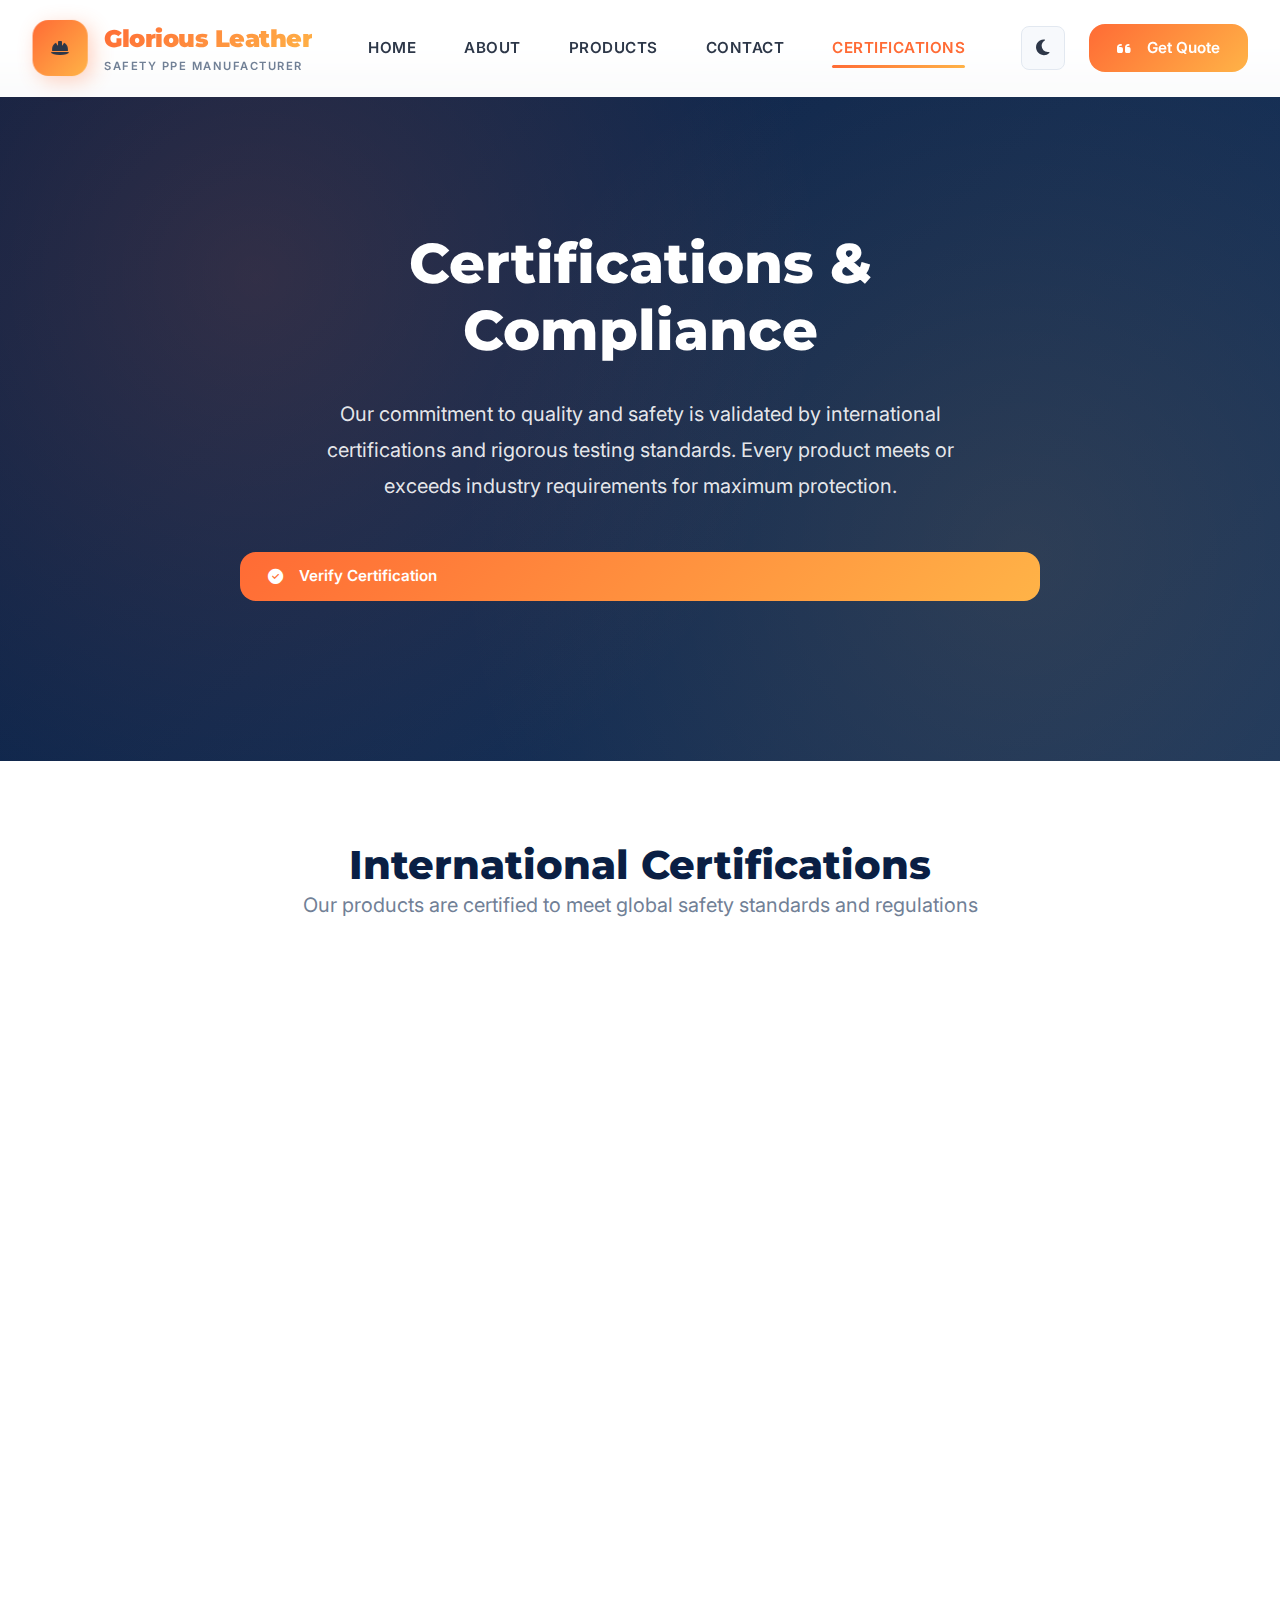
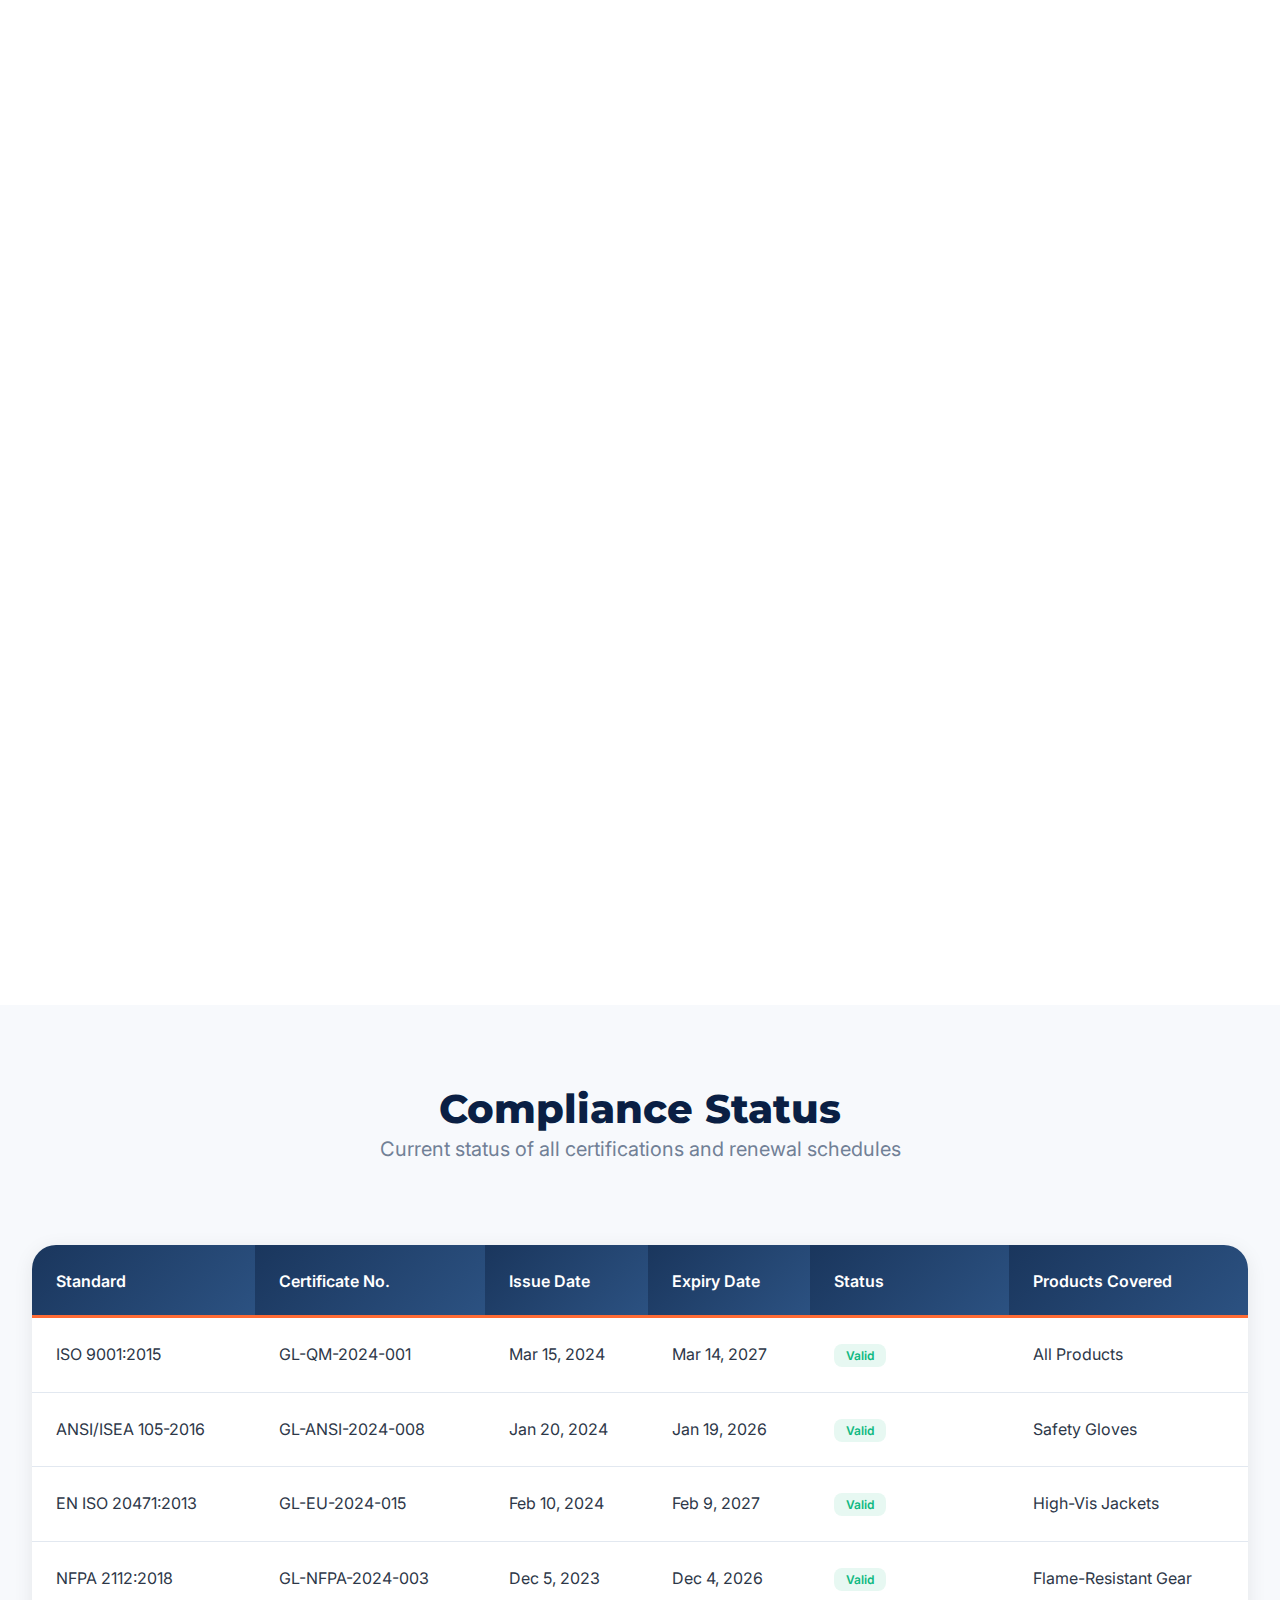
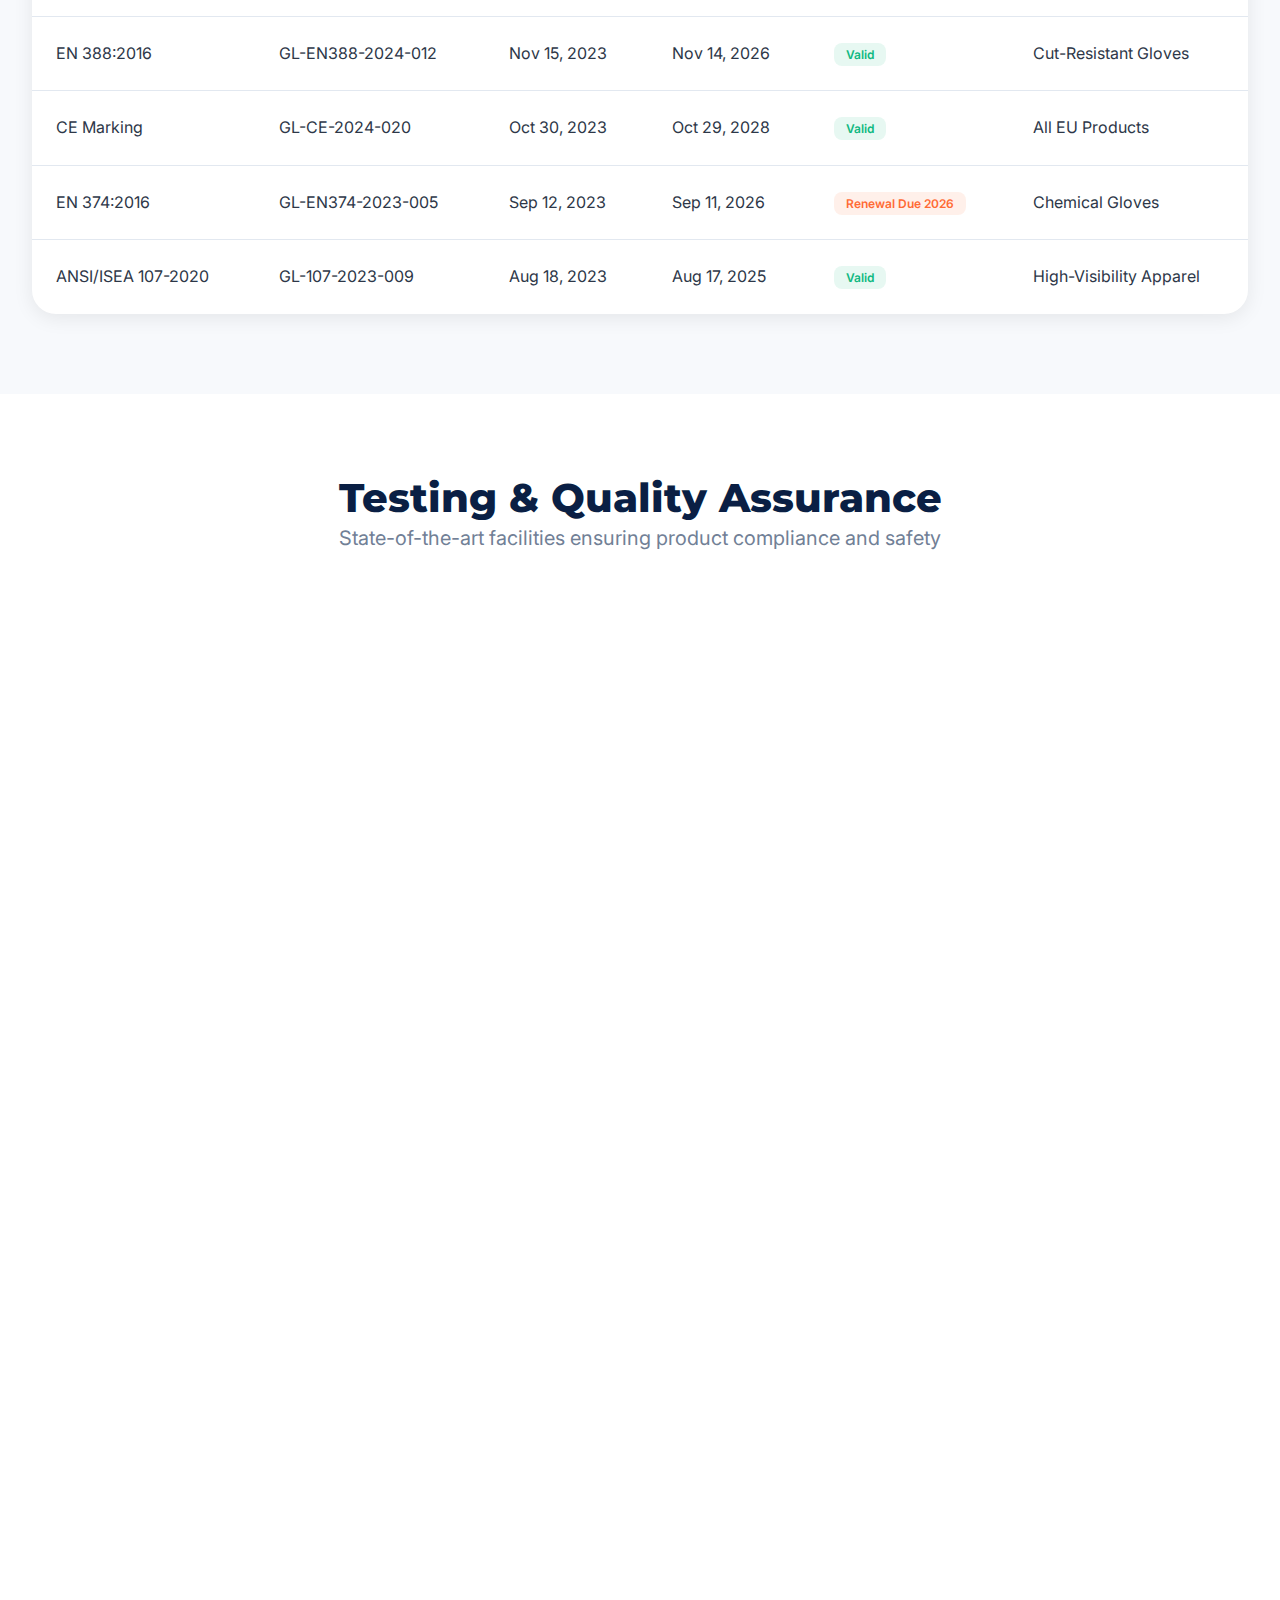
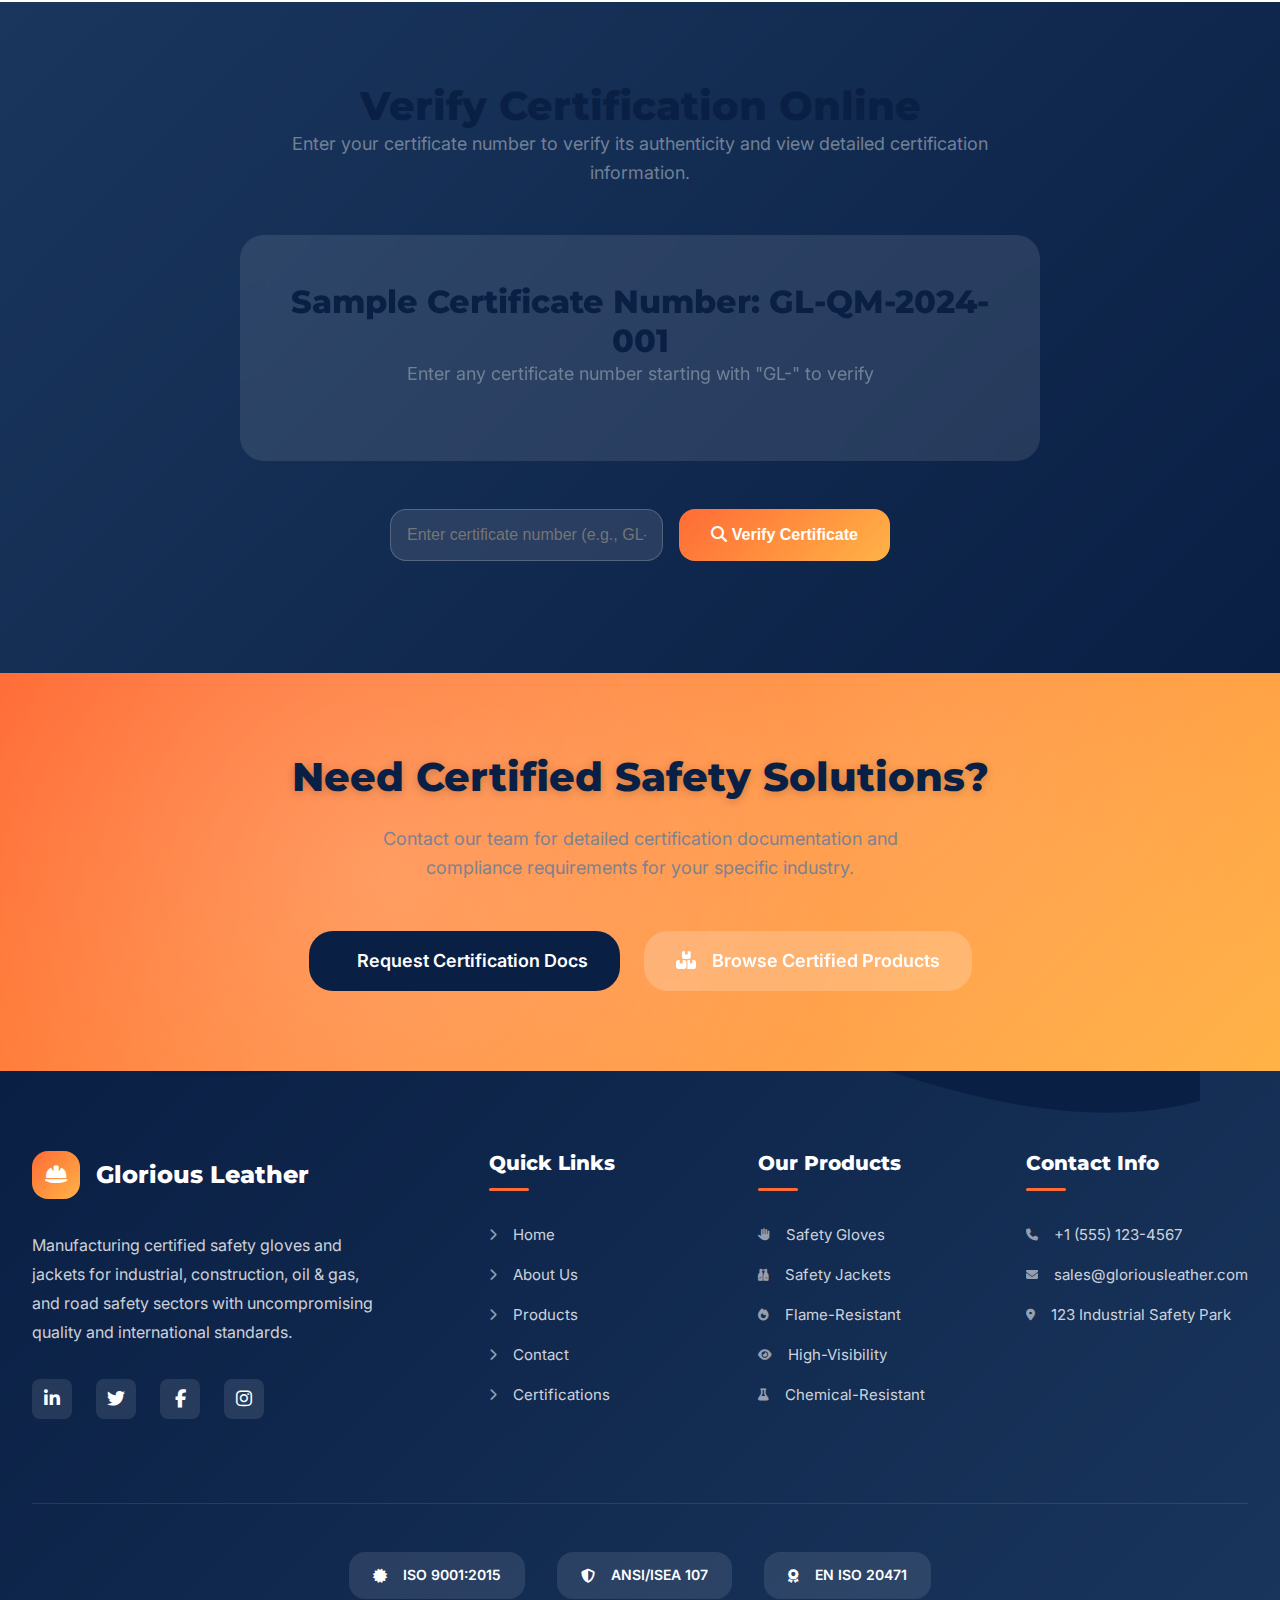
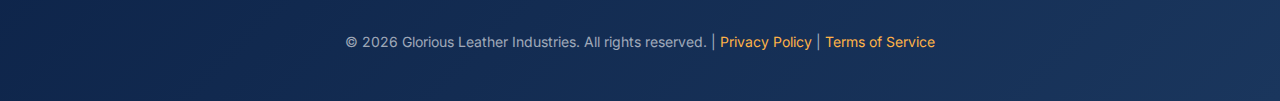
<file: certifications.html>
<!doctype html>
<html lang="en">
  <head>
    <meta charset="UTF-8" />
    <meta name="viewport" content="width=device-width, initial-scale=1.0" />
    <title>
      Certifications | Glorious Leather - Premium Safety PPE Manufacturer
    </title>

    <!-- Fonts & Icons -->
    <link
      rel="stylesheet"
      href="https://cdnjs.cloudflare.com/ajax/libs/font-awesome/6.4.0/css/all.min.css"
    />
    <link
      href="https://fonts.googleapis.com/css2?family=Inter:wght@300;400;500;600;700;800&family=Montserrat:wght@700;800;900&display=swap"
      rel="stylesheet"
    />

    <style>
      /* Import base styles */
      :root {
        /* Colors */
        --primary-dark: #0a1f44;
        --primary-blue: #1a365d;
        --accent-orange: #ff6b35;
        --accent-yellow: #ffb347;
        --accent-red: #ff3b30;
        --accent-green: #10b981;
        --light-bg: #f7f9fc;
        --white: #ffffff;
        --card-bg: #ffffff;
        --text-dark: #2d3748;
        --text-light: #718096;
        --border-light: #e2e8f0;

        /* Shadows */
        --shadow-soft: 0 4px 20px rgba(0, 0, 0, 0.08);
        --shadow-medium: 0 6px 30px rgba(0, 0, 0, 0.12);
        --shadow-hard: 0 10px 40px rgba(0, 0, 0, 0.15);
        --shadow-glow: 0 0 20px rgba(255, 107, 53, 0.2);

        /* Gradients */
        --gradient-orange: linear-gradient(135deg, #ff6b35, #ffb347);
        --gradient-blue: linear-gradient(135deg, #1a365d, #2c5282);
        --gradient-dark: linear-gradient(135deg, #0a1f44, #1a365d);
        --gradient-green: linear-gradient(135deg, #10b981, #34d399);

        /* Spacing */
        --space-xs: 0.5rem;
        --space-sm: 1rem;
        --space-md: 1.5rem;
        --space-lg: 2rem;
        --space-xl: 3rem;
        --space-2xl: 5rem;

        /* Border Radius */
        --radius-sm: 0.5rem;
        --radius-md: 1rem;
        --radius-lg: 1.5rem;
        --radius-xl: 2rem;

        /* Transitions */
        --transition-fast: 0.2s ease;
        --transition-normal: 0.3s ease;
        --transition-slow: 0.5s ease;
      }

      /* Dark Mode */
      .dark-mode {
        --primary-dark: #0f172a;
        --primary-blue: #1e293b;
        --light-bg: #0f172a;
        --card-bg: #1e293b;
        --text-dark: #f1f5f9;
        --text-light: #94a3b8;
        --border-light: #334155;
      }

      * {
        margin: 0;
        padding: 0;
        box-sizing: border-box;
      }

      html {
        font-size: 16px;
        scroll-behavior: smooth;
        scroll-padding-top: 90px;
      }

      body {
        font-family: "Inter", sans-serif;
        background-color: var(--light-bg);
        color: var(--text-dark);
        line-height: 1.6;
        overflow-x: hidden;
        transition:
          background-color var(--transition-normal),
          color var(--transition-normal);
      }

      h1,
      h2,
      h3,
      h4,
      h5,
      h6 {
        font-family: "Montserrat", sans-serif;
        font-weight: 800;
        line-height: 1.2;
        color: var(--primary-dark);
      }

      .dark-mode h1,
      .dark-mode h2,
      .dark-mode h3,
      .dark-mode h4,
      .dark-mode h5,
      .dark-mode h6 {
        color: var(--white);
      }

      h1 {
        font-size: 3.75rem;
      }
      h2 {
        font-size: 2.5rem;
      }
      h3 {
        font-size: 2rem;
      }
      h4 {
        font-size: 1.5rem;
      }

      p {
        color: var(--text-light);
        font-size: 1.125rem;
        margin-bottom: var(--space-md);
      }

      .dark-mode p {
        color: var(--text-light);
      }

      a {
        text-decoration: none;
        color: inherit;
        transition: color var(--transition-fast);
        cursor: pointer;
      }

      .container {
        width: 100%;
        max-width: 1280px;
        margin: 0 auto;
        padding: 0 var(--space-lg);
      }

      section {
        padding: var(--space-2xl) 0;
      }

      .text-center {
        text-align: center;
      }
      .text-orange {
        color: var(--accent-orange);
      }
      .text-gradient {
        background: var(--gradient-orange);
        -webkit-background-clip: text;
        -webkit-text-fill-color: transparent;
        background-clip: text;
      }

      /* ===== MISSING STYLES ===== */
      .section-subtitle {
        font-size: 1.25rem;
        color: var(--text-light);
        max-width: 700px;
        margin: 0 auto;
        line-height: 1.6;
      }

      .cta-banner {
        background: linear-gradient(
          135deg,
          var(--accent-orange) 0%,
          var(--accent-yellow) 100%
        );
        padding: var(--space-2xl) 0;
        position: relative;
        overflow: hidden;
      }

      .cta-banner::before {
        content: "";
        position: absolute;
        top: 0;
        left: 0;
        right: 0;
        bottom: 0;
        background:
          radial-gradient(
            circle at 30% 50%,
            rgba(255, 255, 255, 0.2) 0%,
            transparent 50%
          ),
          radial-gradient(
            circle at 70% 30%,
            rgba(255, 255, 255, 0.1) 0%,
            transparent 50%
          );
      }

      .cta-container {
        position: relative;
        z-index: 2;
        max-width: 800px;
        margin: 0 auto;
        padding: 0 var(--space-lg);
        text-align: center;
        color: var(--white);
      }

      .cta-title {
        font-size: 2.5rem;
        margin-bottom: var(--space-md);
        text-shadow: 0 2px 10px rgba(0, 0, 0, 0.2);
      }

      .cta-description {
        font-size: 1.125rem;
        margin-bottom: var(--space-xl);
        opacity: 0.9;
        max-width: 600px;
        margin-left: auto;
        margin-right: auto;
      }

      .cta-buttons {
        display: flex;
        gap: var(--space-md);
        justify-content: center;
        flex-wrap: wrap;
      }

      .cta-button-primary {
        padding: 1rem 2rem;
        background: var(--primary-dark);
        color: var(--white);
        border-radius: var(--radius-lg);
        font-weight: 600;
        font-size: 1.125rem;
        display: flex;
        align-items: center;
        gap: var(--space-sm);
        transition: all var(--transition-normal);
        position: relative;
        overflow: hidden;
      }

      .cta-button-secondary {
        padding: 1rem 2rem;
        background: rgba(255, 255, 255, 0.2);
        color: var(--white);
        border-radius: var(--radius-lg);
        font-weight: 600;
        font-size: 1.125rem;
        display: flex;
        align-items: center;
        gap: var(--space-sm);
        transition: all var(--transition-normal);
        position: relative;
        overflow: hidden;
        backdrop-filter: blur(10px);
      }

      .cta-button-primary:hover,
      .cta-button-secondary:hover {
        transform: translateY(-3px);
        box-shadow: 0 15px 30px rgba(0, 0, 0, 0.3);
      }

      .scroll-to-top {
        position: fixed;
        bottom: 30px;
        right: 30px;
        width: 50px;
        height: 50px;
        background: var(--gradient-orange);
        color: var(--white);
        border-radius: 50%;
        display: flex;
        align-items: center;
        justify-content: center;
        font-size: 1.25rem;
        cursor: pointer;
        z-index: 100;
        opacity: 0;
        transform: translateY(20px);
        transition: all var(--transition-normal);
        box-shadow: var(--shadow-glow);
      }

      .scroll-to-top.visible {
        opacity: 1;
        transform: translateY(0);
      }

      .scroll-to-top:hover {
        transform: translateY(-5px);
      }

      /* ===== CERTIFICATIONS HERO ===== */
      .certifications-hero {
        min-height: 60vh;
        display: flex;
        align-items: center;
        position: relative;
        overflow: hidden;
        background: linear-gradient(
          135deg,
          var(--primary-dark) 0%,
          var(--primary-blue) 100%
        );
        color: var(--white);
        margin-top: 70px;
        text-align: center;
      }

      .certifications-hero::before {
        content: "";
        position: absolute;
        top: 0;
        left: 0;
        right: 0;
        bottom: 0;
        background:
          radial-gradient(
            circle at 20% 30%,
            rgba(255, 107, 53, 0.15) 0%,
            transparent 50%
          ),
          radial-gradient(
            circle at 80% 70%,
            rgba(255, 179, 71, 0.1) 0%,
            transparent 50%
          );
      }

      .certifications-hero-content {
        position: relative;
        z-index: 2;
        max-width: 800px;
        margin: 0 auto;
        padding: var(--space-2xl) 0;
      }

      .certifications-hero h1 {
        font-size: 3.5rem;
        color: var(--white);
        margin-bottom: var(--space-lg);
      }

      .certifications-hero p {
        font-size: 1.25rem;
        color: rgba(255, 255, 255, 0.9);
        max-width: 700px;
        margin: 0 auto var(--space-xl);
        line-height: 1.8;
      }

      /* ===== CERTIFICATIONS GRID ===== */
      .certifications-grid-section {
        background: var(--white);
      }

      .dark-mode .certifications-grid-section {
        background: var(--light-bg);
      }

      .certifications-header {
        text-align: center;
        margin-bottom: var(--space-2xl);
      }

      .certifications-grid {
        display: grid;
        grid-template-columns: repeat(auto-fit, minmax(350px, 1fr));
        gap: var(--space-xl);
      }

      .certification-card {
        background: var(--card-bg);
        border-radius: var(--radius-lg);
        padding: var(--space-xl);
        transition: all var(--transition-normal);
        border: 1px solid var(--border-light);
        position: relative;
        overflow: hidden;
      }

      .certification-card:hover {
        transform: translateY(-8px);
        box-shadow: var(--shadow-hard);
        border-color: var(--accent-orange);
      }

      .certification-badge {
        width: 80px;
        height: 80px;
        background: var(--gradient-orange);
        border-radius: 50%;
        display: flex;
        align-items: center;
        justify-content: center;
        font-size: 2rem;
        color: var(--white);
        margin-bottom: var(--space-lg);
        position: relative;
      }

      .certification-badge::after {
        content: "";
        position: absolute;
        top: -5px;
        left: -5px;
        right: -5px;
        bottom: -5px;
        background: var(--gradient-orange);
        border-radius: 50%;
        opacity: 0.2;
        z-index: -1;
      }

      .certification-card h3 {
        font-size: 1.5rem;
        margin-bottom: var(--space-sm);
        color: var(--primary-dark);
      }

      .dark-mode .certification-card h3 {
        color: var(--white);
      }

      .certification-code {
        color: var(--accent-orange);
        font-weight: 600;
        font-size: 0.875rem;
        margin-bottom: var(--space-md);
        display: flex;
        align-items: center;
        gap: var(--space-xs);
      }

      .certification-description {
        color: var(--text-light);
        font-size: 0.9375rem;
        margin-bottom: var(--space-lg);
        line-height: 1.6;
      }

      .certification-details {
        display: flex;
        flex-direction: column;
        gap: var(--space-sm);
        margin-bottom: var(--space-lg);
      }

      .detail-item {
        display: flex;
        justify-content: space-between;
        padding: var(--space-xs) 0;
        border-bottom: 1px solid var(--border-light);
        font-size: 0.875rem;
      }

      .detail-label {
        color: var(--text-dark);
        font-weight: 500;
      }

      .dark-mode .detail-label {
        color: var(--white);
      }

      .detail-value {
        color: var(--accent-orange);
        font-weight: 600;
      }

      .certification-actions {
        display: flex;
        gap: var(--space-sm);
      }

      .cert-action-btn {
        flex: 1;
        padding: 0.75rem 1rem;
        background: var(--gradient-blue);
        color: var(--white);
        border-radius: var(--radius-md);
        font-size: 0.875rem;
        font-weight: 600;
        display: flex;
        align-items: center;
        justify-content: center;
        gap: var(--space-xs);
        transition: all var(--transition-normal);
        text-decoration: none;
      }

      .cert-action-btn:hover {
        transform: translateY(-2px);
        box-shadow: var(--shadow-glow);
      }

      .cert-action-btn.download {
        background: var(--gradient-green);
      }

      /* ===== COMPLIANCE TABLE ===== */
      .compliance-section {
        background: var(--light-bg);
      }

      .dark-mode .compliance-section {
        background: var(--primary-dark);
      }

      .compliance-table {
        width: 100%;
        border-collapse: collapse;
        margin-top: var(--space-xl);
        background: var(--card-bg);
        border-radius: var(--radius-lg);
        overflow: hidden;
        box-shadow: var(--shadow-soft);
      }

      .compliance-table th {
        background: var(--gradient-blue);
        color: var(--white);
        padding: var(--space-md);
        text-align: left;
        font-weight: 600;
        position: relative;
      }

      .compliance-table th::after {
        content: "";
        position: absolute;
        bottom: 0;
        left: 0;
        right: 0;
        height: 3px;
        background: var(--accent-orange);
      }

      .compliance-table td {
        padding: var(--space-md);
        border-bottom: 1px solid var(--border-light);
        color: var(--text-dark);
      }

      .dark-mode .compliance-table td {
        color: var(--white);
      }

      .compliance-table tr:last-child td {
        border-bottom: none;
      }

      .compliance-table tr:hover {
        background: rgba(255, 107, 53, 0.05);
      }

      .status-badge {
        padding: 0.25rem 0.75rem;
        border-radius: var(--radius-sm);
        font-size: 0.75rem;
        font-weight: 600;
        text-align: center;
      }

      .status-valid {
        background: rgba(16, 185, 129, 0.1);
        color: var(--accent-green);
      }

      .status-pending {
        background: rgba(255, 179, 71, 0.1);
        color: var(--accent-yellow);
      }

      .status-renewal {
        background: rgba(255, 107, 53, 0.1);
        color: var(--accent-orange);
      }

      /* ===== TESTING FACILITIES ===== */
      .facilities-section {
        background: var(--white);
      }

      .dark-mode .facilities-section {
        background: var(--light-bg);
      }

      .facilities-grid {
        display: grid;
        grid-template-columns: repeat(auto-fit, minmax(300px, 1fr));
        gap: var(--space-xl);
        margin-top: var(--space-xl);
      }

      .facility-card {
        background: var(--card-bg);
        border-radius: var(--radius-lg);
        padding: var(--space-xl);
        text-align: center;
        transition: all var(--transition-normal);
        border: 1px solid var(--border-light);
      }

      .facility-card:hover {
        transform: translateY(-5px);
        box-shadow: var(--shadow-medium);
        border-color: var(--accent-orange);
      }

      .facility-icon {
        width: 70px;
        height: 70px;
        background: var(--gradient-orange);
        border-radius: var(--radius-md);
        display: flex;
        align-items: center;
        justify-content: center;
        font-size: 1.75rem;
        color: var(--white);
        margin: 0 auto var(--space-lg);
      }

      .facility-card h3 {
        margin-bottom: var(--space-sm);
        color: var(--primary-dark);
      }

      .dark-mode .facility-card h3 {
        color: var(--white);
      }

      .facility-description {
        color: var(--text-light);
        font-size: 0.9375rem;
        line-height: 1.6;
      }

      /* ===== VERIFICATION SECTION ===== */
      .verification-section {
        background: linear-gradient(
          135deg,
          var(--primary-blue) 0%,
          var(--primary-dark) 100%
        );
        color: var(--white);
        text-align: center;
      }

      .verification-content {
        max-width: 800px;
        margin: 0 auto;
      }

      .verification-code {
        background: rgba(255, 255, 255, 0.1);
        backdrop-filter: blur(10px);
        border-radius: var(--radius-lg);
        padding: var(--space-xl);
        margin: var(--space-xl) 0;
        text-align: center;
      }

      .code-input-group {
        display: flex;
        gap: var(--space-sm);
        max-width: 500px;
        margin: var(--space-lg) auto;
      }

      .code-input {
        flex: 1;
        padding: 1rem;
        background: rgba(255, 255, 255, 0.1);
        border: 1px solid rgba(255, 255, 255, 0.2);
        border-radius: var(--radius-md);
        color: var(--white);
        font-size: 1rem;
        transition: all var(--transition-normal);
      }

      .code-input:focus {
        outline: none;
        border-color: var(--accent-orange);
        box-shadow: 0 0 0 3px rgba(255, 107, 53, 0.2);
      }

      .verify-button {
        padding: 1rem 2rem;
        background: var(--gradient-orange);
        color: var(--white);
        border: none;
        border-radius: var(--radius-md);
        font-size: 1rem;
        font-weight: 600;
        cursor: pointer;
        transition: all var(--transition-normal);
      }

      .verify-button:hover {
        transform: translateY(-2px);
        box-shadow: var(--shadow-glow);
      }

      /* ===== HEADER & FOOTER STYLES ===== */
      .header {
        position: fixed;
        top: 0;
        left: 0;
        right: 0;
        z-index: 1000;
        background: rgba(255, 255, 255, 0.98);
        backdrop-filter: blur(20px);
        -webkit-backdrop-filter: blur(20px);
        border-bottom: 1px solid rgba(255, 255, 255, 0.2);
        transition: all var(--transition-normal);
        padding: 0.5rem 0;
      }

      .dark-mode .header {
        background: rgba(15, 23, 42, 0.98);
        border-bottom: 1px solid rgba(255, 255, 255, 0.1);
      }

      .header.scrolled {
        box-shadow: var(--shadow-soft);
        padding: 0.25rem 0;
      }

      .header-container {
        display: flex;
        align-items: center;
        justify-content: space-between;
        padding: 0.75rem 0;
      }

      .logo {
        display: flex;
        align-items: center;
        gap: var(--space-sm);
        position: relative;
      }

      .logo-icon {
        width: 56px;
        height: 56px;
        background: var(--gradient-orange);
        border-radius: var(--radius-md);
        display: flex;
        align-items: center;
        justify-content: center;
        position: relative;
        transform-style: preserve-3d;
        transform: perspective(1000px) rotateY(-10deg);
        box-shadow: 5px 5px 20px rgba(255, 107, 53, 0.3);
      }

      .logo-text {
        display: flex;
        flex-direction: column;
      }

      .logo-main {
        font-family: "Montserrat", sans-serif;
        font-size: 1.5rem;
        font-weight: 900;
        letter-spacing: -0.5px;
        background: var(--gradient-orange);
        -webkit-background-clip: text;
        -webkit-text-fill-color: transparent;
        background-clip: text;
      }

      .logo-sub {
        font-size: 0.7rem;
        color: var(--text-light);
        letter-spacing: 1.5px;
        text-transform: uppercase;
        font-weight: 600;
      }

      .nav-main {
        display: flex;
        gap: var(--space-xl);
        align-items: center;
      }

      .nav-link {
        position: relative;
        font-weight: 600;
        font-size: 0.95rem;
        padding: 0.5rem 0;
        color: var(--text-dark);
        text-transform: uppercase;
        letter-spacing: 0.5px;
      }

      .dark-mode .nav-link {
        color: var(--white);
      }

      .nav-link::after {
        content: "";
        position: absolute;
        bottom: 0;
        left: 0;
        width: 0;
        height: 3px;
        background: var(--gradient-orange);
        border-radius: 1.5px;
        transition: width var(--transition-normal);
      }

      .nav-link:hover::after,
      .nav-link.active::after {
        width: 100%;
      }

      .nav-link:hover,
      .nav-link.active {
        color: var(--accent-orange);
      }

      .header-actions {
        display: flex;
        align-items: center;
        gap: var(--space-md);
      }

      .theme-toggle {
        width: 44px;
        height: 44px;
        border-radius: var(--radius-sm);
        background: var(--light-bg);
        border: 1px solid var(--border-light);
        color: var(--text-dark);
        cursor: pointer;
        display: flex;
        align-items: center;
        justify-content: center;
        font-size: 1.125rem;
        transition: all var(--transition-normal);
        position: relative;
        overflow: hidden;
      }

      .dark-mode .theme-toggle {
        background: var(--card-bg);
        border-color: var(--border-light);
        color: var(--white);
      }

      .theme-toggle:hover {
        background: var(--accent-orange);
        color: var(--white);
        transform: rotate(15deg) scale(1.1);
        box-shadow: var(--shadow-glow);
      }

      .theme-toggle i {
        transition: transform 0.3s ease;
      }

      .theme-toggle:hover i {
        transform: rotate(180deg);
      }

      .cta-button {
        padding: 0.75rem 1.75rem;
        background: var(--gradient-orange);
        color: var(--white);
        border-radius: var(--radius-md);
        font-weight: 600;
        font-size: 0.95rem;
        display: flex;
        align-items: center;
        gap: var(--space-sm);
        transition: all var(--transition-normal);
        position: relative;
        overflow: hidden;
      }

      .cta-button::before {
        content: "";
        position: absolute;
        top: 0;
        left: -100%;
        width: 100%;
        height: 100%;
        background: linear-gradient(
          90deg,
          transparent,
          rgba(255, 255, 255, 0.2),
          transparent
        );
        transition: left 0.7s ease;
      }

      .cta-button:hover::before {
        left: 100%;
      }

      .cta-button:hover {
        transform: translateY(-2px);
        box-shadow: var(--shadow-glow);
      }

      .mobile-toggle {
        display: none;
        background: none;
        border: none;
        color: var(--text-dark);
        font-size: 1.5rem;
        cursor: pointer;
        width: 44px;
        height: 44px;
        border-radius: var(--radius-sm);
        align-items: center;
        justify-content: center;
        transition: all var(--transition-fast);
      }

      .dark-mode .mobile-toggle {
        color: var(--white);
      }

      .mobile-toggle:hover {
        background: var(--border-light);
      }

      .mobile-menu {
        position: fixed;
        top: 80px;
        left: 0;
        right: 0;
        background: var(--card-bg);
        backdrop-filter: blur(20px);
        -webkit-backdrop-filter: blur(20px);
        padding: var(--space-lg);
        border-top: 1px solid var(--border-light);
        transform: translateY(-100%);
        opacity: 0;
        visibility: hidden;
        transition: all var(--transition-normal);
        z-index: 999;
        box-shadow: var(--shadow-hard);
        max-height: calc(100vh - 80px);
        overflow-y: auto;
      }

      .mobile-menu.active {
        transform: translateY(0);
        opacity: 1;
        visibility: visible;
      }

      .mobile-nav {
        display: flex;
        flex-direction: column;
        gap: var(--space-sm);
      }

      .mobile-nav a {
        padding: var(--space-md);
        border-radius: var(--radius-md);
        background: var(--light-bg);
        color: var(--text-dark);
        font-weight: 600;
        transition: all var(--transition-fast);
        text-align: center;
      }

      .dark-mode .mobile-nav a {
        background: var(--primary-blue);
        color: var(--white);
      }

      .mobile-nav a:hover,
      .mobile-nav a.active {
        background: var(--gradient-orange);
        color: var(--white);
        transform: translateX(10px);
      }

      /* Footer Styles */
      .footer {
        background: var(--gradient-dark);
        color: var(--white);
        padding: var(--space-2xl) 0 0;
        position: relative;
        overflow: hidden;
      }

      .footer-wave {
        position: absolute;
        top: -50px;
        left: 0;
        right: 0;
        height: 100px;
        background: url("data:image/svg+xml,%3Csvg xmlns='http://www.w3.org/2000/svg' viewBox='0 0 1200 120' preserveAspectRatio='none'%3E%3Cpath d='M321.39,56.44c58-10.79,114.16-30.13,172-41.86,82.39-16.72,168.19-17.73,250.45-.39C823.78,31,906.67,72,985.66,92.83c70.05,18.48,146.53,26.09,214.34,3V0H0V27.35A600.21,600.21,0,0,0,321.39,56.44Z' fill='%230a1f44'%3E%3C/path%3E%3C/svg%3E");
        background-size: 1200px 100px;
      }

      .dark-mode .footer-wave {
        background: url("data:image/svg+xml,%3Csvg xmlns='http://www.w3.org/2000/svg' viewBox='0 0 1200 120' preserveAspectRatio='none'%3E%3Cpath d='M321.39,56.44c58-10.79,114.16-30.13,172-41.86,82.39-16.72,168.19-17.73,250.45-.39C823.78,31,906.67,72,985.66,92.83c70.05,18.48,146.53,26.09,214.34,3V0H0V27.35A600.21,600.21,0,0,0,321.39,56.44Z' fill='%231e293b'%3E%3C/path%3E%3C/svg%3E");
      }

      .footer-content {
        position: relative;
        z-index: 1;
        display: grid;
        grid-template-columns: 2fr 1fr 1fr 1fr;
        gap: var(--space-2xl);
        margin-bottom: var(--space-2xl);
      }

      .footer-brand {
        max-width: 350px;
      }

      .footer-logo {
        display: flex;
        align-items: center;
        gap: var(--space-sm);
        margin-bottom: var(--space-lg);
      }

      .footer-logo-icon {
        width: 48px;
        height: 48px;
        background: var(--gradient-orange);
        border-radius: var(--radius-md);
        display: flex;
        align-items: center;
        justify-content: center;
        font-size: 1.25rem;
        color: var(--white);
      }

      .footer-logo-text {
        font-family: "Montserrat", sans-serif;
        font-size: 1.5rem;
        font-weight: 800;
        color: var(--white);
      }

      .footer-about {
        color: rgba(255, 255, 255, 0.8);
        line-height: 1.8;
        margin-bottom: var(--space-lg);
        font-size: 1rem;
      }

      .footer-social {
        display: flex;
        gap: var(--space-md);
      }

      .social-link {
        width: 40px;
        height: 40px;
        background: rgba(255, 255, 255, 0.1);
        border-radius: var(--radius-sm);
        display: flex;
        align-items: center;
        justify-content: center;
        color: var(--white);
        font-size: 1.125rem;
        transition: all var(--transition-normal);
        position: relative;
        overflow: hidden;
      }

      .social-link::before {
        content: "";
        position: absolute;
        top: 0;
        left: 0;
        right: 0;
        bottom: 0;
        background: var(--gradient-orange);
        opacity: 0;
        transition: opacity var(--transition-normal);
      }

      .social-link:hover::before {
        opacity: 1;
      }

      .social-link i {
        position: relative;
        z-index: 1;
      }

      .social-link:hover {
        transform: translateY(-3px);
        box-shadow: 0 10px 20px rgba(255, 107, 53, 0.3);
      }

      .footer-column h3 {
        color: var(--white);
        font-size: 1.25rem;
        margin-bottom: var(--space-lg);
        position: relative;
        padding-bottom: var(--space-sm);
      }

      .footer-column h3::after {
        content: "";
        position: absolute;
        bottom: 0;
        left: 0;
        width: 40px;
        height: 3px;
        background: var(--accent-orange);
        border-radius: 1.5px;
      }

      .footer-links {
        list-style: none;
      }

      .footer-links li {
        margin-bottom: var(--space-sm);
      }

      .footer-links a {
        color: rgba(255, 255, 255, 0.8);
        transition: all var(--transition-fast);
        display: flex;
        align-items: center;
        gap: var(--space-sm);
        font-size: 0.9375rem;
      }

      .footer-links a:hover {
        color: var(--accent-orange);
        transform: translateX(5px);
      }

      .footer-links i {
        font-size: 0.75rem;
        opacity: 0.7;
      }

      .footer-bottom {
        border-top: 1px solid rgba(255, 255, 255, 0.1);
        padding: var(--space-xl) 0;
        text-align: center;
        position: relative;
        z-index: 1;
      }

      .footer-certs {
        display: flex;
        justify-content: center;
        gap: var(--space-lg);
        margin-bottom: var(--space-lg);
        flex-wrap: wrap;
      }

      .cert-badge {
        background: rgba(255, 255, 255, 0.1);
        padding: 0.75rem 1.5rem;
        border-radius: var(--radius-md);
        font-size: 0.875rem;
        font-weight: 600;
        color: var(--white);
        display: flex;
        align-items: center;
        gap: var(--space-sm);
        transition: all var(--transition-normal);
      }

      .cert-badge:hover {
        background: rgba(255, 255, 255, 0.2);
        transform: translateY(-2px);
      }

      .footer-copyright {
        color: rgba(255, 255, 255, 0.6);
        font-size: 0.875rem;
      }

      .footer-copyright a {
        color: var(--accent-yellow);
        text-decoration: none;
        transition: color var(--transition-fast);
      }

      .footer-copyright a:hover {
        color: var(--white);
      }

      /* Responsive */
      @media (max-width: 992px) {
        .certifications-grid {
          grid-template-columns: repeat(2, 1fr);
        }

        .footer-content {
          grid-template-columns: repeat(2, 1fr);
        }

        .cta-buttons {
          flex-direction: column;
          align-items: center;
        }
      }

      @media (max-width: 768px) {
        h1 {
          font-size: 2.5rem;
        }
        h2 {
          font-size: 2rem;
        }

        .certifications-hero h1 {
          font-size: 2.5rem;
        }

        .certifications-grid {
          grid-template-columns: 1fr;
        }

        .code-input-group {
          flex-direction: column;
        }

        .nav-main {
          display: none;
        }
        .mobile-toggle {
          display: flex;
        }

        .footer-content {
          grid-template-columns: 1fr;
        }

        .cta-title {
          font-size: 2rem;
        }

        .cta-description {
          font-size: 1rem;
        }
      }

      @media (max-width: 576px) {
        h1 {
          font-size: 2.25rem;
        }
        h2 {
          font-size: 1.75rem;
        }

        .certifications-hero h1 {
          font-size: 2.25rem;
        }

        .certification-actions {
          flex-direction: column;
        }

        .facilities-grid {
          grid-template-columns: 1fr;
        }

        .scroll-to-top {
          bottom: 20px;
          right: 20px;
          width: 40px;
          height: 40px;
          font-size: 1rem;
        }
      }

      /* Animations */
      .animate-on-scroll {
        opacity: 0;
        transform: translateY(30px);
        transition:
          opacity 0.6s ease,
          transform 0.6s ease;
      }

      .animate-on-scroll.visible {
        opacity: 1;
        transform: translateY(0);
      }
    </style>
  </head>
  <body>
    <!-- Header -->
    <header class="header">
      <div class="container">
        <div class="header-container">
          <a href="index.html" class="logo">
            <div class="logo-icon">
              <i class="fas fa-hard-hat"></i>
            </div>
            <div class="logo-text">
              <div class="logo-main">Glorious Leather</div>
              <div class="logo-sub">Safety PPE Manufacturer</div>
            </div>
          </a>

          <nav class="nav-main">
            <a href="index.html" class="nav-link">Home</a>
            <a href="about.html" class="nav-link">About</a>
            <a href="products.html" class="nav-link">Products</a>
            <a href="contact.html" class="nav-link">Contact</a>
            <a href="certifications.html" class="nav-link active"
              >Certifications</a
            >
          </nav>

          <div class="header-actions">
            <button
              class="theme-toggle"
              id="themeToggle"
              aria-label="Toggle dark mode"
            >
              <i class="fas fa-moon"></i>
            </button>
            <a href="contact.html" class="cta-button">
              <i class="fas fa-quote-left"></i>
              Get Quote
            </a>
            <button
              class="mobile-toggle"
              id="mobileToggle"
              aria-label="Toggle mobile menu"
            >
              <i class="fas fa-bars"></i>
            </button>
          </div>
        </div>
      </div>

      <div class="mobile-menu" id="mobileMenu">
        <nav class="mobile-nav">
          <a href="index.html">Home</a>
          <a href="about.html">About</a>
          <a href="products.html">Products</a>
          <a href="contact.html">Contact</a>
          <a href="certifications.html" class="active">Certifications</a>
        </nav>
      </div>
    </header>

    <!-- Certifications Hero -->
    <section class="certifications-hero">
      <div class="container">
        <div class="certifications-hero-content">
          <h1>Certifications & Compliance</h1>
          <p>
            Our commitment to quality and safety is validated by international
            certifications and rigorous testing standards. Every product meets
            or exceeds industry requirements for maximum protection.
          </p>
          <a href="#verification" class="cta-button">
            <i class="fas fa-check-circle"></i>
            Verify Certification
          </a>
        </div>
      </div>
    </section>

    <!-- Certifications Grid -->
    <section class="certifications-grid-section" id="certifications">
      <div class="container">
        <div class="certifications-header">
          <h2>International Certifications</h2>
          <p class="section-subtitle">
            Our products are certified to meet global safety standards and
            regulations
          </p>
        </div>

        <div class="certifications-grid">
          <!-- ISO 9001:2015 -->
          <div class="certification-card animate-on-scroll">
            <div class="certification-badge">
              <i class="fas fa-certificate"></i>
            </div>
            <h3>ISO 9001:2015</h3>
            <div class="certification-code">
              <i class="fas fa-hashtag"></i>
              Certificate: GL-QM-2024-001
            </div>
            <p class="certification-description">
              Quality Management System certification ensuring consistent
              quality in design, development, production, and service.
            </p>

            <div class="certification-details">
              <div class="detail-item">
                <span class="detail-label">Issued By:</span>
                <span class="detail-value">SGS Group</span>
              </div>
              <div class="detail-item">
                <span class="detail-label">Issue Date:</span>
                <span class="detail-value">March 15, 2024</span>
              </div>
              <div class="detail-item">
                <span class="detail-label">Valid Until:</span>
                <span class="detail-value">March 14, 2027</span>
              </div>
              <div class="detail-item">
                <span class="detail-label">Scope:</span>
                <span class="detail-value">All Products</span>
              </div>
            </div>

            <div class="certification-actions">
              <a href="#" class="cert-action-btn download">
                <i class="fas fa-download"></i>
                Download PDF
              </a>
              <a href="#verification" class="cert-action-btn">
                <i class="fas fa-search"></i>
                Verify Online
              </a>
            </div>
          </div>

          <!-- ANSI/ISEA 105-2016 -->
          <div class="certification-card animate-on-scroll">
            <div class="certification-badge">
              <i class="fas fa-shield-alt"></i>
            </div>
            <h3>ANSI/ISEA 105-2016</h3>
            <div class="certification-code">
              <i class="fas fa-hashtag"></i>
              Certificate: GL-ANSI-2024-008
            </div>
            <p class="certification-description">
              American National Standard for hand protection classification and
              performance requirements.
            </p>

            <div class="certification-details">
              <div class="detail-item">
                <span class="detail-label">Issued By:</span>
                <span class="detail-value">UL Solutions</span>
              </div>
              <div class="detail-item">
                <span class="detail-label">Issue Date:</span>
                <span class="detail-value">January 20, 2024</span>
              </div>
              <div class="detail-item">
                <span class="detail-label">Valid Until:</span>
                <span class="detail-value">January 19, 2026</span>
              </div>
              <div class="detail-item">
                <span class="detail-label">Scope:</span>
                <span class="detail-value">Safety Gloves</span>
              </div>
            </div>

            <div class="certification-actions">
              <a href="#" class="cert-action-btn download">
                <i class="fas fa-download"></i>
                Download PDF
              </a>
              <a href="#verification" class="cert-action-btn">
                <i class="fas fa-search"></i>
                Verify Online
              </a>
            </div>
          </div>

          <!-- EN ISO 20471:2013 -->
          <div class="certification-card animate-on-scroll">
            <div class="certification-badge">
              <i class="fas fa-vest"></i>
            </div>
            <h3>EN ISO 20471:2013</h3>
            <div class="certification-code">
              <i class="fas fa-hashtag"></i>
              Certificate: GL-EU-2024-015
            </div>
            <p class="certification-description">
              European standard for high-visibility clothing - Test methods and
              requirements.
            </p>

            <div class="certification-details">
              <div class="detail-item">
                <span class="detail-label">Issued By:</span>
                <span class="detail-value">TÜV Rheinland</span>
              </div>
              <div class="detail-item">
                <span class="detail-label">Issue Date:</span>
                <span class="detail-value">February 10, 2024</span>
              </div>
              <div class="detail-item">
                <span class="detail-label">Valid Until:</span>
                <span class="detail-value">February 9, 2027</span>
              </div>
              <div class="detail-item">
                <span class="detail-label">Scope:</span>
                <span class="detail-value">High-Vis Jackets</span>
              </div>
            </div>

            <div class="certification-actions">
              <a href="#" class="cert-action-btn download">
                <i class="fas fa-download"></i>
                Download PDF
              </a>
              <a href="#verification" class="cert-action-btn">
                <i class="fas fa-search"></i>
                Verify Online
              </a>
            </div>
          </div>

          <!-- NFPA 2112 -->
          <div class="certification-card animate-on-scroll">
            <div class="certification-badge">
              <i class="fas fa-fire"></i>
            </div>
            <h3>NFPA 2112:2018</h3>
            <div class="certification-code">
              <i class="fas fa-hashtag"></i>
              Certificate: GL-NFPA-2024-003
            </div>
            <p class="certification-description">
              Standard on Flame-Resistant Clothing for Protection of Industrial
              Personnel Against Flash Fire.
            </p>

            <div class="certification-details">
              <div class="detail-item">
                <span class="detail-label">Issued By:</span>
                <span class="detail-value">Intertek</span>
              </div>
              <div class="detail-item">
                <span class="detail-label">Issue Date:</span>
                <span class="detail-value">December 5, 2023</span>
              </div>
              <div class="detail-item">
                <span class="detail-label">Valid Until:</span>
                <span class="detail-value">December 4, 2026</span>
              </div>
              <div class="detail-item">
                <span class="detail-label">Scope:</span>
                <span class="detail-value">Flame-Resistant Gear</span>
              </div>
            </div>

            <div class="certification-actions">
              <a href="#" class="cert-action-btn download">
                <i class="fas fa-download"></i>
                Download PDF
              </a>
              <a href="#verification" class="cert-action-btn">
                <i class="fas fa-search"></i>
                Verify Online
              </a>
            </div>
          </div>

          <!-- EN 388:2016 -->
          <div class="certification-card animate-on-scroll">
            <div class="certification-badge">
              <i class="fas fa-hand-paper"></i>
            </div>
            <h3>EN 388:2016</h3>
            <div class="certification-code">
              <i class="fas fa-hashtag"></i>
              Certificate: GL-EN388-2024-012
            </div>
            <p class="certification-description">
              European standard for protective gloves against mechanical risks
              including abrasion, cut, tear, and puncture.
            </p>

            <div class="certification-details">
              <div class="detail-item">
                <span class="detail-label">Issued By:</span>
                <span class="detail-value">BSI Group</span>
              </div>
              <div class="detail-item">
                <span class="detail-label">Issue Date:</span>
                <span class="detail-value">November 15, 2023</span>
              </div>
              <div class="detail-item">
                <span class="detail-label">Valid Until:</span>
                <span class="detail-value">November 14, 2026</span>
              </div>
              <div class="detail-item">
                <span class="detail-label">Scope:</span>
                <span class="detail-value">Cut-Resistant Gloves</span>
              </div>
            </div>

            <div class="certification-actions">
              <a href="#" class="cert-action-btn download">
                <i class="fas fa-download"></i>
                Download PDF
              </a>
              <a href="#verification" class="cert-action-btn">
                <i class="fas fa-search"></i>
                Verify Online
              </a>
            </div>
          </div>

          <!-- CE Marking -->
          <div class="certification-card animate-on-scroll">
            <div class="certification-badge">
              <i class="fas fa-award"></i>
            </div>
            <h3>CE Marking (PPE Regulation)</h3>
            <div class="certification-code">
              <i class="fas fa-hashtag"></i>
              Certificate: GL-CE-2024-020
            </div>
            <p class="certification-description">
              Conformity marking indicating products meet EU safety, health, and
              environmental requirements.
            </p>

            <div class="certification-details">
              <div class="detail-item">
                <span class="detail-label">Issued By:</span>
                <span class="detail-value">Notified Body 2797</span>
              </div>
              <div class="detail-item">
                <span class="detail-label">Issue Date:</span>
                <span class="detail-value">October 30, 2023</span>
              </div>
              <div class="detail-item">
                <span class="detail-label">Valid Until:</span>
                <span class="detail-value">October 29, 2028</span>
              </div>
              <div class="detail-item">
                <span class="detail-label">Scope:</span>
                <span class="detail-value">All EU Products</span>
              </div>
            </div>

            <div class="certification-actions">
              <a href="#" class="cert-action-btn download">
                <i class="fas fa-download"></i>
                Download PDF
              </a>
              <a href="#verification" class="cert-action-btn">
                <i class="fas fa-search"></i>
                Verify Online
              </a>
            </div>
          </div>
        </div>
      </div>
    </section>

    <!-- Compliance Status Table -->
    <section class="compliance-section">
      <div class="container">
        <div class="certifications-header">
          <h2>Compliance Status</h2>
          <p class="section-subtitle">
            Current status of all certifications and renewal schedules
          </p>
        </div>

        <table class="compliance-table">
          <thead>
            <tr>
              <th>Standard</th>
              <th>Certificate No.</th>
              <th>Issue Date</th>
              <th>Expiry Date</th>
              <th>Status</th>
              <th>Products Covered</th>
            </tr>
          </thead>
          <tbody>
            <tr>
              <td>ISO 9001:2015</td>
              <td>GL-QM-2024-001</td>
              <td>Mar 15, 2024</td>
              <td>Mar 14, 2027</td>
              <td><span class="status-badge status-valid">Valid</span></td>
              <td>All Products</td>
            </tr>
            <tr>
              <td>ANSI/ISEA 105-2016</td>
              <td>GL-ANSI-2024-008</td>
              <td>Jan 20, 2024</td>
              <td>Jan 19, 2026</td>
              <td><span class="status-badge status-valid">Valid</span></td>
              <td>Safety Gloves</td>
            </tr>
            <tr>
              <td>EN ISO 20471:2013</td>
              <td>GL-EU-2024-015</td>
              <td>Feb 10, 2024</td>
              <td>Feb 9, 2027</td>
              <td><span class="status-badge status-valid">Valid</span></td>
              <td>High-Vis Jackets</td>
            </tr>
            <tr>
              <td>NFPA 2112:2018</td>
              <td>GL-NFPA-2024-003</td>
              <td>Dec 5, 2023</td>
              <td>Dec 4, 2026</td>
              <td><span class="status-badge status-valid">Valid</span></td>
              <td>Flame-Resistant Gear</td>
            </tr>
            <tr>
              <td>EN 388:2016</td>
              <td>GL-EN388-2024-012</td>
              <td>Nov 15, 2023</td>
              <td>Nov 14, 2026</td>
              <td><span class="status-badge status-valid">Valid</span></td>
              <td>Cut-Resistant Gloves</td>
            </tr>
            <tr>
              <td>CE Marking</td>
              <td>GL-CE-2024-020</td>
              <td>Oct 30, 2023</td>
              <td>Oct 29, 2028</td>
              <td><span class="status-badge status-valid">Valid</span></td>
              <td>All EU Products</td>
            </tr>
            <tr>
              <td>EN 374:2016</td>
              <td>GL-EN374-2023-005</td>
              <td>Sep 12, 2023</td>
              <td>Sep 11, 2026</td>
              <td>
                <span class="status-badge status-renewal"
                  >Renewal Due 2026</span
                >
              </td>
              <td>Chemical Gloves</td>
            </tr>
            <tr>
              <td>ANSI/ISEA 107-2020</td>
              <td>GL-107-2023-009</td>
              <td>Aug 18, 2023</td>
              <td>Aug 17, 2025</td>
              <td><span class="status-badge status-valid">Valid</span></td>
              <td>High-Visibility Apparel</td>
            </tr>
          </tbody>
        </table>
      </div>
    </section>

    <!-- Testing Facilities -->
    <section class="facilities-section">
      <div class="container">
        <div class="certifications-header">
          <h2>Testing & Quality Assurance</h2>
          <p class="section-subtitle">
            State-of-the-art facilities ensuring product compliance and safety
          </p>
        </div>

        <div class="facilities-grid">
          <div class="facility-card animate-on-scroll">
            <div class="facility-icon">
              <i class="fas fa-flask"></i>
            </div>
            <h3>Material Testing Lab</h3>
            <p class="facility-description">
              Advanced laboratory for testing material properties including
              tensile strength, abrasion resistance, and chemical compatibility.
            </p>
          </div>

          <div class="facility-card animate-on-scroll">
            <div class="facility-icon">
              <i class="fas fa-fire-extinguisher"></i>
            </div>
            <h3>Flame Resistance Testing</h3>
            <p class="facility-description">
              Specialized chamber for testing flame resistance, heat transfer,
              and thermal protective performance (TPP).
            </p>
          </div>

          <div class="facility-card animate-on-scroll">
            <div class="facility-icon">
              <i class="fas fa-cut"></i>
            </div>
            <h3>Cut & Puncture Testing</h3>
            <p class="facility-description">
              Precision equipment for cut resistance testing (ISO 13997, EN 388)
              and puncture resistance validation.
            </p>
          </div>

          <div class="facility-card animate-on-scroll">
            <div class="facility-icon">
              <i class="fas fa-tint"></i>
            </div>
            <h3>Chemical Permeation Lab</h3>
            <p class="facility-description">
              Controlled environment for testing chemical permeation and
              degradation according to EN 374 standards.
            </p>
          </div>

          <div class="facility-card animate-on-scroll">
            <div class="facility-icon">
              <i class="fas fa-thermometer-half"></i>
            </div>
            <h3>Environmental Testing</h3>
            <p class="facility-description">
              Climate chambers for testing product performance under extreme
              temperatures, humidity, and UV exposure.
            </p>
          </div>

          <div class="facility-card animate-on-scroll">
            <div class="facility-icon">
              <i class="fas fa-user-check"></i>
            </div>
            <h3>Ergonomics & Fit Testing</h3>
            <p class="facility-description">
              Human factors lab for testing product comfort, dexterity, and fit
              across different body types and sizes.
            </p>
          </div>
        </div>
      </div>
    </section>

    <!-- Verification Section -->
    <section class="verification-section" id="verification">
      <div class="container">
        <div class="verification-content">
          <h2>Verify Certification Online</h2>
          <p>
            Enter your certificate number to verify its authenticity and view
            detailed certification information.
          </p>

          <div class="verification-code">
            <h3>Sample Certificate Number: GL-QM-2024-001</h3>
            <p>Enter any certificate number starting with "GL-" to verify</p>
          </div>

          <div class="code-input-group">
            <input
              type="text"
              id="certificateInput"
              class="code-input"
              placeholder="Enter certificate number (e.g., GL-QM-2024-001)"
            />
            <button id="verifyButton" class="verify-button">
              <i class="fas fa-search"></i>
              Verify Certificate
            </button>
          </div>

          <div
            id="verificationResult"
            style="
              display: none;
              margin-top: var(--space-xl);
              padding: var(--space-lg);
              background: rgba(255, 255, 255, 0.1);
              border-radius: var(--radius-lg);
            "
          >
            <h3 id="resultTitle"></h3>
            <p id="resultDetails"></p>
            <div id="resultActions" style="margin-top: var(--space-lg)"></div>
          </div>
        </div>
      </div>
    </section>

    <!-- CTA Section -->
    <section class="cta-banner">
      <div class="cta-container">
        <h2 class="cta-title">Need Certified Safety Solutions?</h2>
        <p class="cta-description">
          Contact our team for detailed certification documentation and
          compliance requirements for your specific industry.
        </p>
        <div class="cta-buttons">
          <a href="contact.html" class="cta-button-primary">
            <i class="fas fa-file-certificate"></i>
            Request Certification Docs
          </a>
          <a href="products.html" class="cta-button-secondary">
            <i class="fas fa-boxes"></i>
            Browse Certified Products
          </a>
        </div>
      </div>
    </section>

    <!-- Footer -->
    <footer class="footer">
      <div class="footer-wave"></div>

      <div class="container">
        <div class="footer-content">
          <div class="footer-brand">
            <a href="index.html" class="footer-logo">
              <div class="footer-logo-icon">
                <i class="fas fa-hard-hat"></i>
              </div>
              <div class="footer-logo-text">Glorious Leather</div>
            </a>
            <p class="footer-about">
              Manufacturing certified safety gloves and jackets for industrial,
              construction, oil & gas, and road safety sectors with
              uncompromising quality and international standards.
            </p>
            <div class="footer-social">
              <a
                href="https://linkedin.com"
                class="social-link"
                aria-label="LinkedIn"
                target="_blank"
              >
                <i class="fab fa-linkedin-in"></i>
              </a>
              <a
                href="https://twitter.com"
                class="social-link"
                aria-label="Twitter"
                target="_blank"
              >
                <i class="fab fa-twitter"></i>
              </a>
              <a
                href="https://facebook.com"
                class="social-link"
                aria-label="Facebook"
                target="_blank"
              >
                <i class="fab fa-facebook-f"></i>
              </a>
              <a
                href="https://instagram.com"
                class="social-link"
                aria-label="Instagram"
                target="_blank"
              >
                <i class="fab fa-instagram"></i>
              </a>
            </div>
          </div>

          <div class="footer-column">
            <h3>Quick Links</h3>
            <ul class="footer-links">
              <li>
                <a href="index.html"
                  ><i class="fas fa-chevron-right"></i> Home</a
                >
              </li>
              <li>
                <a href="about.html"
                  ><i class="fas fa-chevron-right"></i> About Us</a
                >
              </li>
              <li>
                <a href="products.html"
                  ><i class="fas fa-chevron-right"></i> Products</a
                >
              </li>
              <li>
                <a href="contact.html"
                  ><i class="fas fa-chevron-right"></i> Contact</a
                >
              </li>
              <li>
                <a href="certifications.html"
                  ><i class="fas fa-chevron-right"></i> Certifications</a
                >
              </li>
            </ul>
          </div>

          <div class="footer-column">
            <h3>Our Products</h3>
            <ul class="footer-links">
              <li>
                <a href="products.html#gloves"
                  ><i class="fas fa-hand-paper"></i> Safety Gloves</a
                >
              </li>
              <li>
                <a href="products.html#jackets"
                  ><i class="fas fa-vest"></i> Safety Jackets</a
                >
              </li>
              <li>
                <a href="products.html#flame"
                  ><i class="fas fa-fire"></i> Flame-Resistant</a
                >
              </li>
              <li>
                <a href="products.html#highvis"
                  ><i class="fas fa-eye"></i> High-Visibility</a
                >
              </li>
              <li>
                <a href="products.html#chemical"
                  ><i class="fas fa-flask"></i> Chemical-Resistant</a
                >
              </li>
            </ul>
          </div>

          <div class="footer-column">
            <h3>Contact Info</h3>
            <ul class="footer-links">
              <li>
                <a href="tel:+15551234567"
                  ><i class="fas fa-phone"></i> +1 (555) 123-4567</a
                >
              </li>
              <li>
                <a href="mailto:sales@gloriousleather.com"
                  ><i class="fas fa-envelope"></i> sales@gloriousleather.com</a
                >
              </li>
              <li>
                <a
                  href="https://maps.google.com/?q=123+Industrial+Safety+Park+Safety+City"
                  target="_blank"
                  ><i class="fas fa-map-marker-alt"></i> 123 Industrial Safety
                  Park</a
                >
              </li>
            </ul>
          </div>
        </div>

        <div class="footer-bottom">
          <div class="footer-certs">
            <div class="cert-badge">
              <i class="fas fa-certificate"></i> ISO 9001:2015
            </div>
            <div class="cert-badge">
              <i class="fas fa-shield-alt"></i> ANSI/ISEA 107
            </div>
            <div class="cert-badge">
              <i class="fas fa-award"></i> EN ISO 20471
            </div>
          </div>

          <div class="footer-copyright">
            &copy; <span id="currentYear"></span> Glorious Leather Industries.
            All rights reserved. | <a href="privacy.html">Privacy Policy</a> |
            <a href="terms.html">Terms of Service</a>
          </div>
        </div>
      </div>
    </footer>

    <!-- Scroll to Top Button -->
    <div class="scroll-to-top" id="scrollToTop">
      <i class="fas fa-chevron-up"></i>
    </div>

    <script>
      // ===== HEADER SCROLL EFFECT =====
      window.addEventListener("scroll", () => {
        const header = document.querySelector(".header");
        if (window.scrollY > 50) {
          header.classList.add("scrolled");
        } else {
          header.classList.remove("scrolled");
        }

        const scrollToTop = document.getElementById("scrollToTop");
        if (window.scrollY > 300) {
          scrollToTop.classList.add("visible");
        } else {
          scrollToTop.classList.remove("visible");
        }
      });

      // Theme Toggle
      const themeToggle = document.getElementById("themeToggle");
      const themeIcon = themeToggle.querySelector("i");
      const body = document.body;

      // Check for saved theme or prefer-color-scheme
      const prefersDarkScheme = window.matchMedia(
        "(prefers-color-scheme: dark)",
      );
      const savedTheme = localStorage.getItem("theme");

      // Set initial theme
      if (savedTheme === "dark" || (!savedTheme && prefersDarkScheme.matches)) {
        body.classList.add("dark-mode");
        themeIcon.className = "fas fa-sun";
        localStorage.setItem("theme", "dark");
      } else {
        body.classList.remove("dark-mode");
        themeIcon.className = "fas fa-moon";
        localStorage.setItem("theme", "light");
      }

      // Theme toggle functionality
      themeToggle.addEventListener("click", function () {
        body.classList.toggle("dark-mode");

        if (body.classList.contains("dark-mode")) {
          themeIcon.className = "fas fa-sun";
          localStorage.setItem("theme", "dark");

          // Add animation effect
          themeToggle.style.transform = "rotate(360deg) scale(1.2)";
          setTimeout(() => {
            themeToggle.style.transform = "";
          }, 300);
        } else {
          themeIcon.className = "fas fa-moon";
          localStorage.setItem("theme", "light");

          // Add animation effect
          themeToggle.style.transform = "rotate(-360deg) scale(1.2)";
          setTimeout(() => {
            themeToggle.style.transform = "";
          }, 300);
        }
      });

      // ===== MOBILE MENU =====
      const mobileToggle = document.getElementById("mobileToggle");
      const mobileMenu = document.getElementById("mobileMenu");
      const mobileIcon = mobileToggle.querySelector("i");

      mobileToggle.addEventListener("click", function (e) {
        e.stopPropagation();
        mobileMenu.classList.toggle("active");

        if (mobileMenu.classList.contains("active")) {
          mobileIcon.className = "fas fa-times";
          mobileToggle.setAttribute("aria-expanded", "true");
        } else {
          mobileIcon.className = "fas fa-bars";
          mobileToggle.setAttribute("aria-expanded", "false");
        }
      });

      // Close menu when clicking outside
      document.addEventListener("click", function (e) {
        if (
          !mobileToggle.contains(e.target) &&
          !mobileMenu.contains(e.target)
        ) {
          mobileMenu.classList.remove("active");
          mobileIcon.className = "fas fa-bars";
          mobileToggle.setAttribute("aria-expanded", "false");
        }
      });

      // Close menu when clicking on a link
      document.querySelectorAll(".mobile-nav a").forEach((link) => {
        link.addEventListener("click", function () {
          mobileMenu.classList.remove("active");
          mobileIcon.className = "fas fa-bars";
          mobileToggle.setAttribute("aria-expanded", "false");
        });
      });

      // ===== SMOOTH SCROLLING =====
      document.querySelectorAll('a[href^="#"]').forEach((anchor) => {
        anchor.addEventListener("click", function (e) {
          const href = this.getAttribute("href");

          // Skip if it's just "#"
          if (href === "#") return;

          const targetElement = document.querySelector(href);

          if (targetElement) {
            e.preventDefault();

            // Update active nav link
            document
              .querySelectorAll(".nav-link, .mobile-nav a")
              .forEach((link) => {
                link.classList.remove("active");
              });
            this.classList.add("active");

            // Scroll to target
            const headerHeight = document.querySelector(".header").offsetHeight;
            const targetPosition = targetElement.offsetTop - headerHeight - 20;

            window.scrollTo({
              top: targetPosition,
              behavior: "smooth",
            });
          }
        });
      });

      // ===== PAGE LINKS =====
      document.querySelectorAll('a[href*=".html"]').forEach((link) => {
        link.addEventListener("click", function (e) {
          const href = this.getAttribute("href");

          // Check if it's a page link
          if (href.includes(".html") && !href.includes("#")) {
            // Check if the page exists (simplified check)
            const validPages = [
              "index.html",
              "about.html",
              "products.html",
              "contact.html",
              "certifications.html",
              "privacy.html",
              "terms.html",
            ];

            if (!validPages.includes(href.split("/").pop())) {
              e.preventDefault();
              showMessage(
                "This page is under construction. Please check back soon!",
              );
            }
            // Allow navigation for valid pages
          }
        });
      });

      // Scroll to Top
      document.getElementById("scrollToTop").addEventListener("click", () => {
        window.scrollTo({
          top: 0,
          behavior: "smooth",
        });
      });

      // Set current year
      document.getElementById("currentYear").textContent =
        new Date().getFullYear();

      // ===== SHOW MESSAGE FUNCTION =====
      function showMessage(text) {
        const message = document.createElement("div");
        message.style.cssText = `
          position: fixed;
          top: 50%;
          left: 50%;
          transform: translate(-50%, -50%);
          background: var(--card-bg);
          color: var(--text-dark);
          padding: 2rem;
          border-radius: var(--radius-lg);
          text-align: center;
          z-index: 10000;
          box-shadow: var(--shadow-hard);
          max-width: 400px;
          width: 90%;
          border: 2px solid var(--accent-orange);
          font-family: 'Inter', sans-serif;
        `;
        message.innerHTML = `
          <h3 style="color: var(--accent-orange); margin-bottom: 1rem; font-family: 'Montserrat', sans-serif;">
            Page Under Construction
          </h3>
          <p style="margin-bottom: 1.5rem;">${text}</p>
          <button onclick="this.parentElement.remove()" style="
            margin-top: 1rem;
            padding: 0.75rem 2rem;
            background: var(--gradient-orange);
            color: white;
            border: none;
            border-radius: var(--radius-md);
            cursor: pointer;
            font-weight: 600;
            font-size: 1rem;
            transition: all 0.3s ease;
          " onmouseover="this.style.transform='translateY(-2px)'" 
             onmouseout="this.style.transform='translateY(0)'">
            Close
          </button>
        `;
        document.body.appendChild(message);
      }

      // ===== SCROLL ANIMATION =====
      function checkScroll() {
        const elements = document.querySelectorAll(".animate-on-scroll");
        elements.forEach((element) => {
          const elementTop = element.getBoundingClientRect().top;
          const windowHeight = window.innerHeight;
          if (elementTop < windowHeight - 100) {
            element.classList.add("visible");
          }
        });
      }

      checkScroll();
      window.addEventListener("scroll", checkScroll);

      // ===== CERTIFICATION VERIFICATION SYSTEM =====
      const certificateDatabase = {
        "GL-QM-2024-001": {
          title: "ISO 9001:2015 Quality Management System",
          details:
            "Issued by SGS Group on March 15, 2024. Valid until March 14, 2027. Scope: All products.",
          valid: true,
          type: "quality",
        },
        "GL-ANSI-2024-008": {
          title: "ANSI/ISEA 105-2016 Hand Protection",
          details:
            "Issued by UL Solutions on January 20, 2024. Valid until January 19, 2026. Scope: Safety gloves.",
          valid: true,
          type: "safety",
        },
        "GL-EU-2024-015": {
          title: "EN ISO 20471:2013 High-Visibility Clothing",
          details:
            "Issued by TÜV Rheinland on February 10, 2024. Valid until February 9, 2027. Scope: High-visibility jackets.",
          valid: true,
          type: "safety",
        },
        "GL-NFPA-2024-003": {
          title: "NFPA 2112:2018 Flame-Resistant Clothing",
          details:
            "Issued by Intertek on December 5, 2023. Valid until December 4, 2026. Scope: Flame-resistant gear.",
          valid: true,
          type: "fire",
        },
        "GL-EN388-2024-012": {
          title: "EN 388:2016 Mechanical Risks Protection",
          details:
            "Issued by BSI Group on November 15, 2023. Valid until November 14, 2026. Scope: Cut-resistant gloves.",
          valid: true,
          type: "safety",
        },
        "GL-CE-2024-020": {
          title: "CE Marking (PPE Regulation)",
          details:
            "Issued by Notified Body 2797 on October 30, 2023. Valid until October 29, 2028. Scope: All EU products.",
          valid: true,
          type: "compliance",
        },
      };

      document
        .getElementById("verifyButton")
        .addEventListener("click", verifyCertificate);
      document
        .getElementById("certificateInput")
        .addEventListener("keypress", (e) => {
          if (e.key === "Enter") verifyCertificate();
        });

      function verifyCertificate() {
        const input = document
          .getElementById("certificateInput")
          .value.trim()
          .toUpperCase();
        const resultDiv = document.getElementById("verificationResult");
        const resultTitle = document.getElementById("resultTitle");
        const resultDetails = document.getElementById("resultDetails");
        const resultActions = document.getElementById("resultActions");

        if (!input.startsWith("GL-")) {
          resultTitle.innerHTML =
            '<i class="fas fa-times-circle" style="color: var(--accent-red); margin-right: 10px;"></i>Invalid Certificate Format';
          resultDetails.textContent =
            "Certificate numbers must start with 'GL-'. Please check the format and try again.";
          resultActions.innerHTML = "";
          resultDiv.style.display = "block";
          return;
        }

        if (certificateDatabase[input]) {
          const cert = certificateDatabase[input];
          if (cert.valid) {
            resultTitle.innerHTML =
              '<i class="fas fa-check-circle" style="color: var(--accent-green); margin-right: 10px;"></i>Certificate Valid';
            resultDetails.textContent = cert.details;
            resultActions.innerHTML = `
              <a href="#" class="cert-action-btn" style="display: inline-flex; margin-right: 10px; text-decoration: none;">
                <i class="fas fa-download"></i> Download Certificate
              </a>
              <a href="contact.html" class="cert-action-btn download" style="display: inline-flex; text-decoration: none;">
                <i class="fas fa-envelope"></i> Request Documentation
              </a>
            `;
          } else {
            resultTitle.innerHTML =
              '<i class="fas fa-exclamation-triangle" style="color: var(--accent-yellow); margin-right: 10px;"></i>Certificate Expired';
            resultDetails.textContent =
              cert.details + " This certificate is no longer valid.";
            resultActions.innerHTML = `
              <a href="contact.html" class="cta-button" style="display: inline-flex; text-decoration: none;">
                <i class="fas fa-redo"></i> Request Renewal Information
              </a>
            `;
          }
        } else {
          resultTitle.innerHTML =
            '<i class="fas fa-search" style="color: var(--accent-orange); margin-right: 10px;"></i>Certificate Not Found';
          resultDetails.textContent =
            "The certificate number was not found in our database. Please verify the number or contact our certification department.";
          resultActions.innerHTML = `
            <a href="contact.html" class="cta-button" style="display: inline-flex; text-decoration: none;">
              <i class="fas fa-headset"></i> Contact Certification Department
            </a>
          `;
        }

        resultDiv.style.display = "block";
        resultDiv.scrollIntoView({ behavior: "smooth", block: "center" });
      }

      // ===== CERTIFICATE CARD HOVER EFFECTS =====
      document.querySelectorAll(".certification-card").forEach((card) => {
        card.addEventListener("mouseenter", function () {
          const badge = this.querySelector(".certification-badge");
          badge.style.transform = "scale(1.1)";
          badge.style.transition = "transform 0.3s ease";
        });

        card.addEventListener("mouseleave", function () {
          const badge = this.querySelector(".certification-badge");
          badge.style.transform = "scale(1)";
        });
      });

      // ===== DOWNLOAD BUTTON HANDLERS =====
      document.querySelectorAll(".cert-action-btn.download").forEach((btn) => {
        btn.addEventListener("click", function (e) {
          e.preventDefault();
          const card = this.closest(".certification-card");
          const title = card.querySelector("h3").textContent;

          alert(
            `Downloading certificate document for: ${title}\n\nIn a real application, this would trigger a PDF download.`,
          );

          // Simulate download
          const downloadBtn = this;
          const originalText = downloadBtn.innerHTML;
          downloadBtn.innerHTML =
            '<i class="fas fa-spinner fa-spin"></i> Downloading...';

          setTimeout(() => {
            downloadBtn.innerHTML = originalText;
            downloadBtn.innerHTML = '<i class="fas fa-check"></i> Downloaded!';
            setTimeout(() => {
              downloadBtn.innerHTML = originalText;
            }, 2000);
          }, 1500);
        });
      });
    </script>
  </body>
</html>
</file>
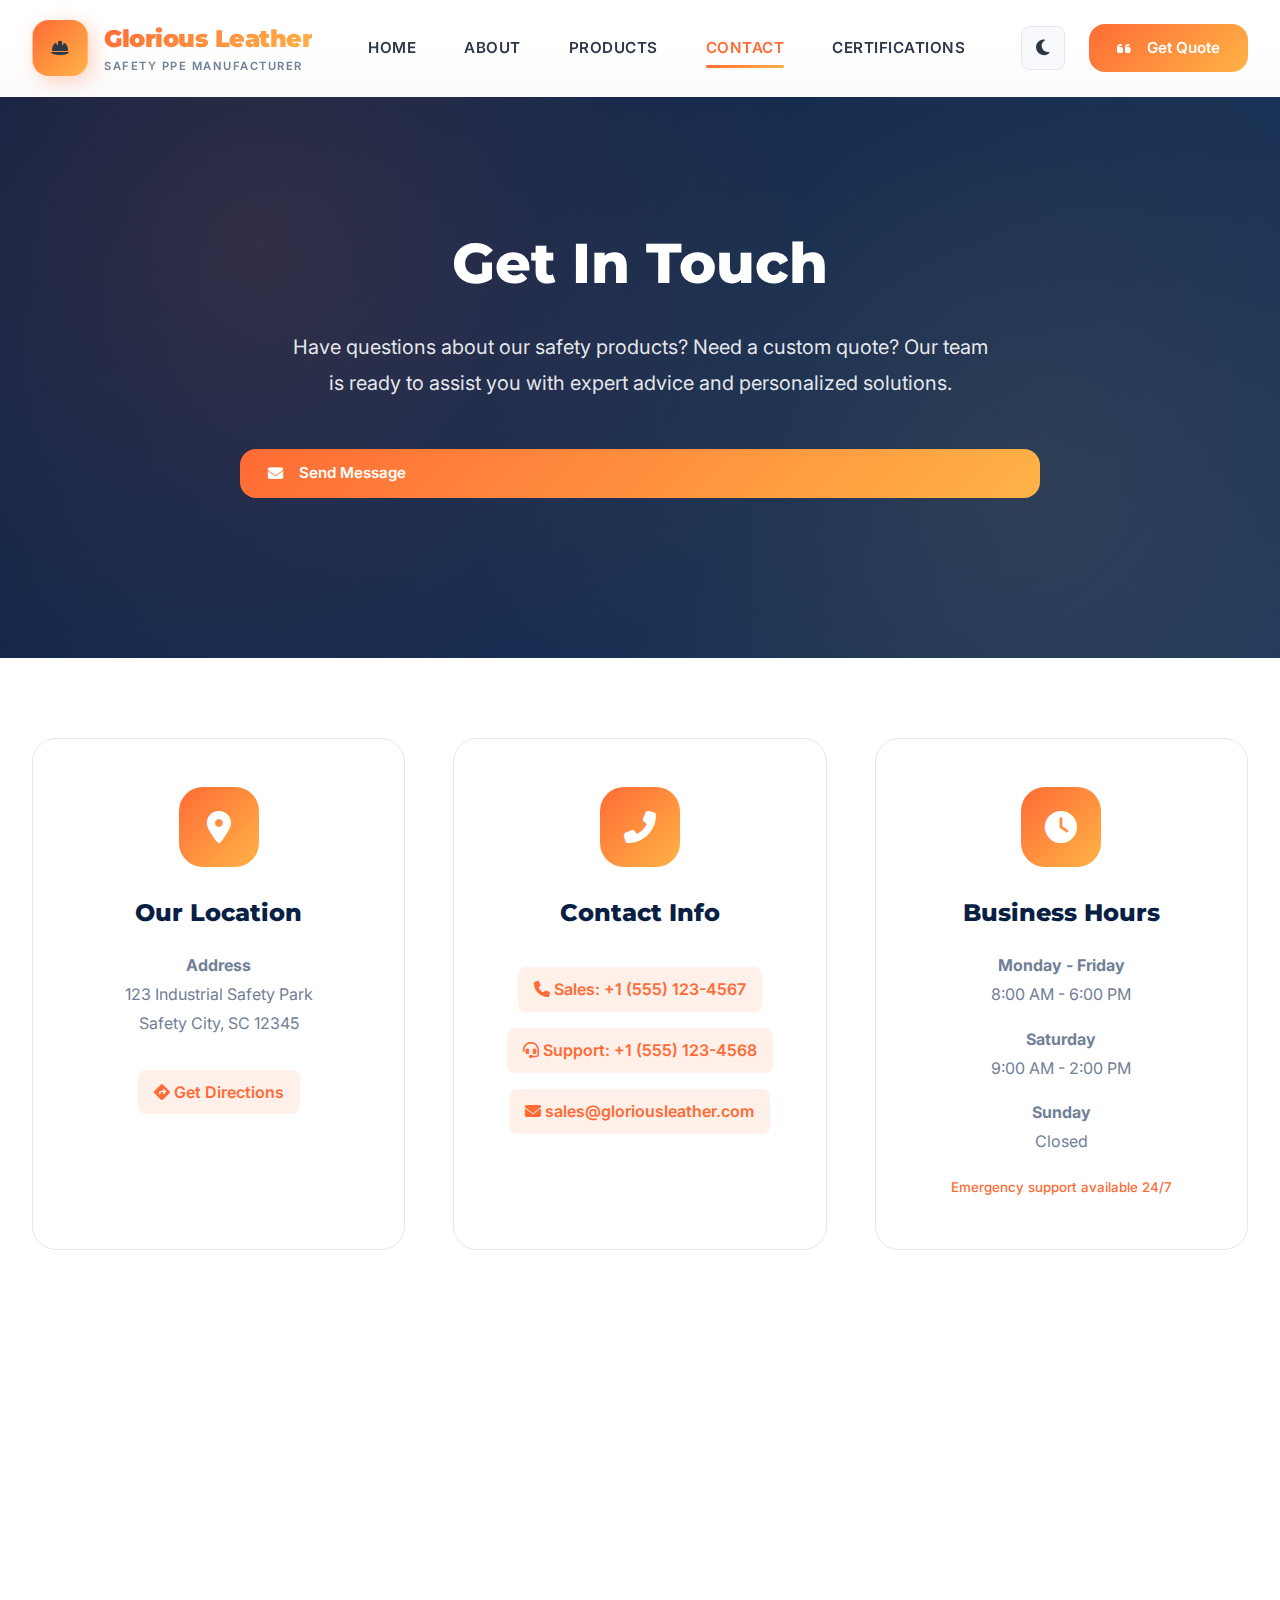
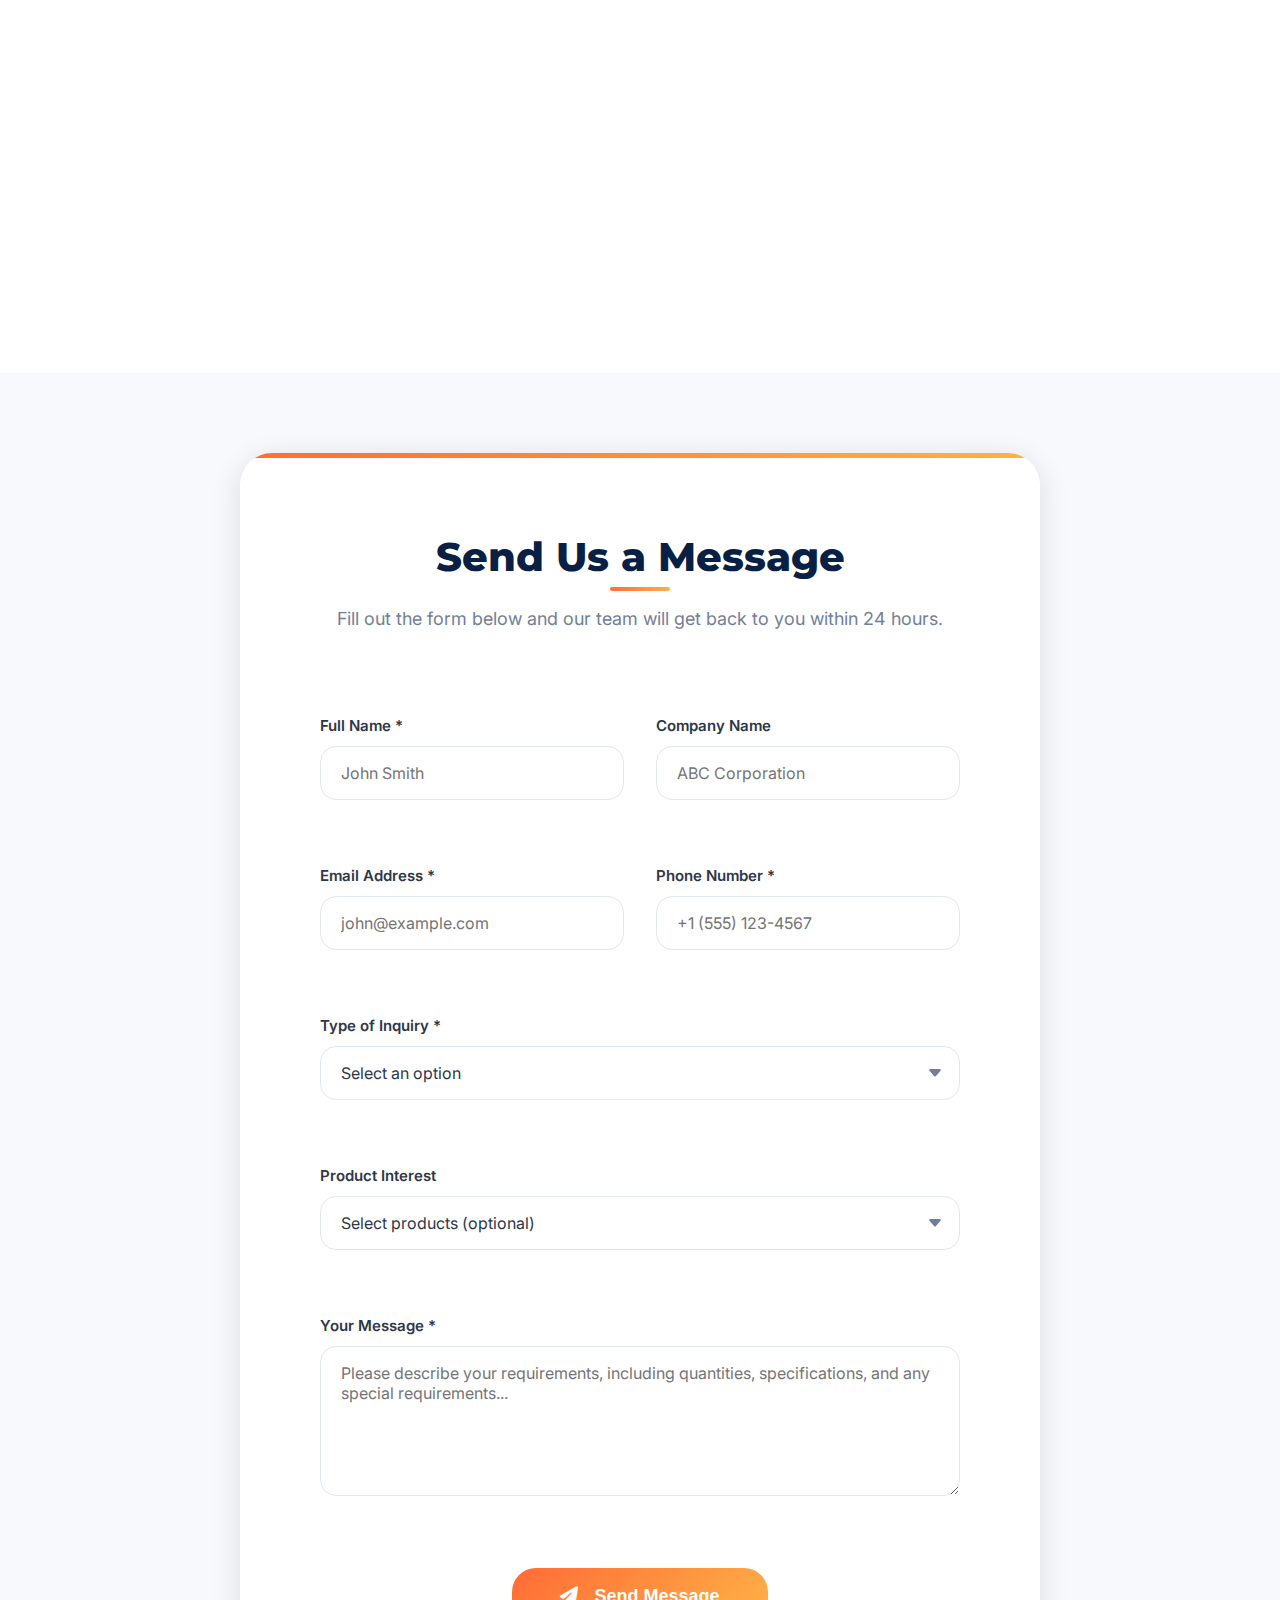
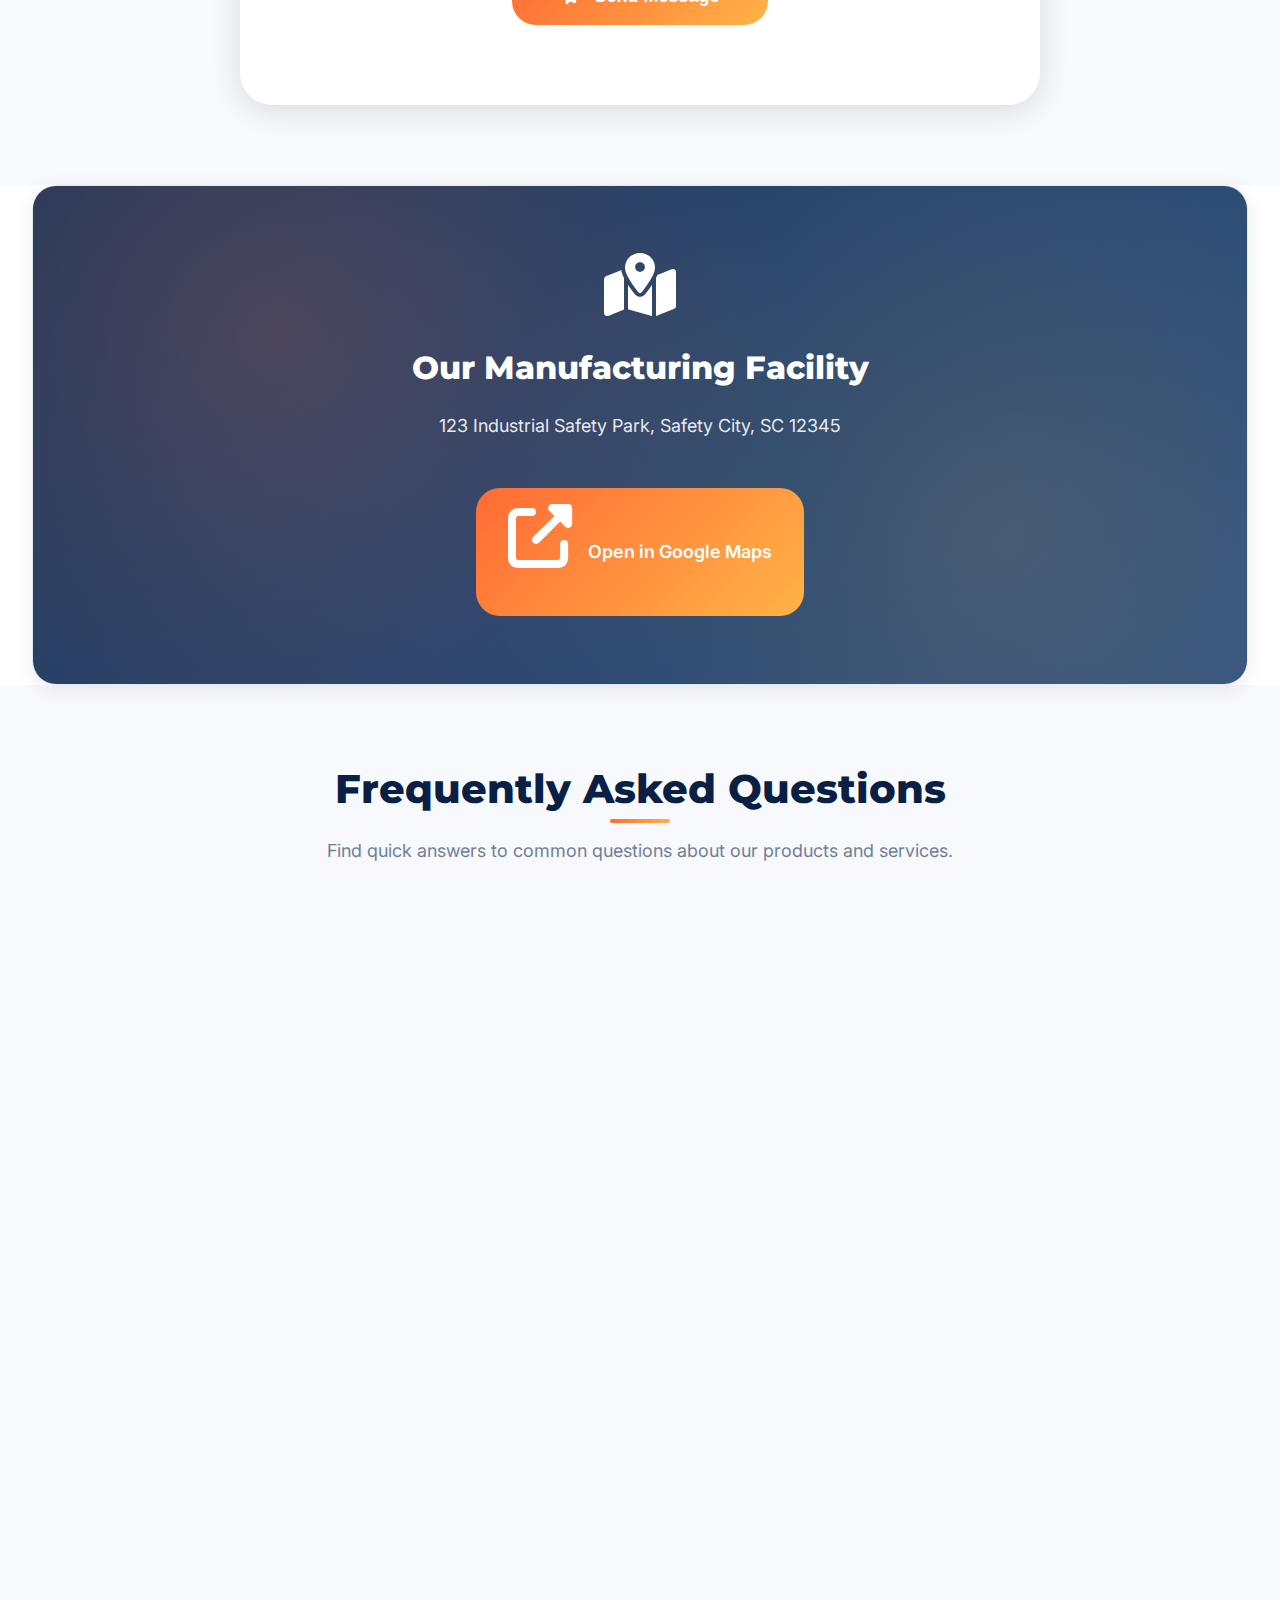
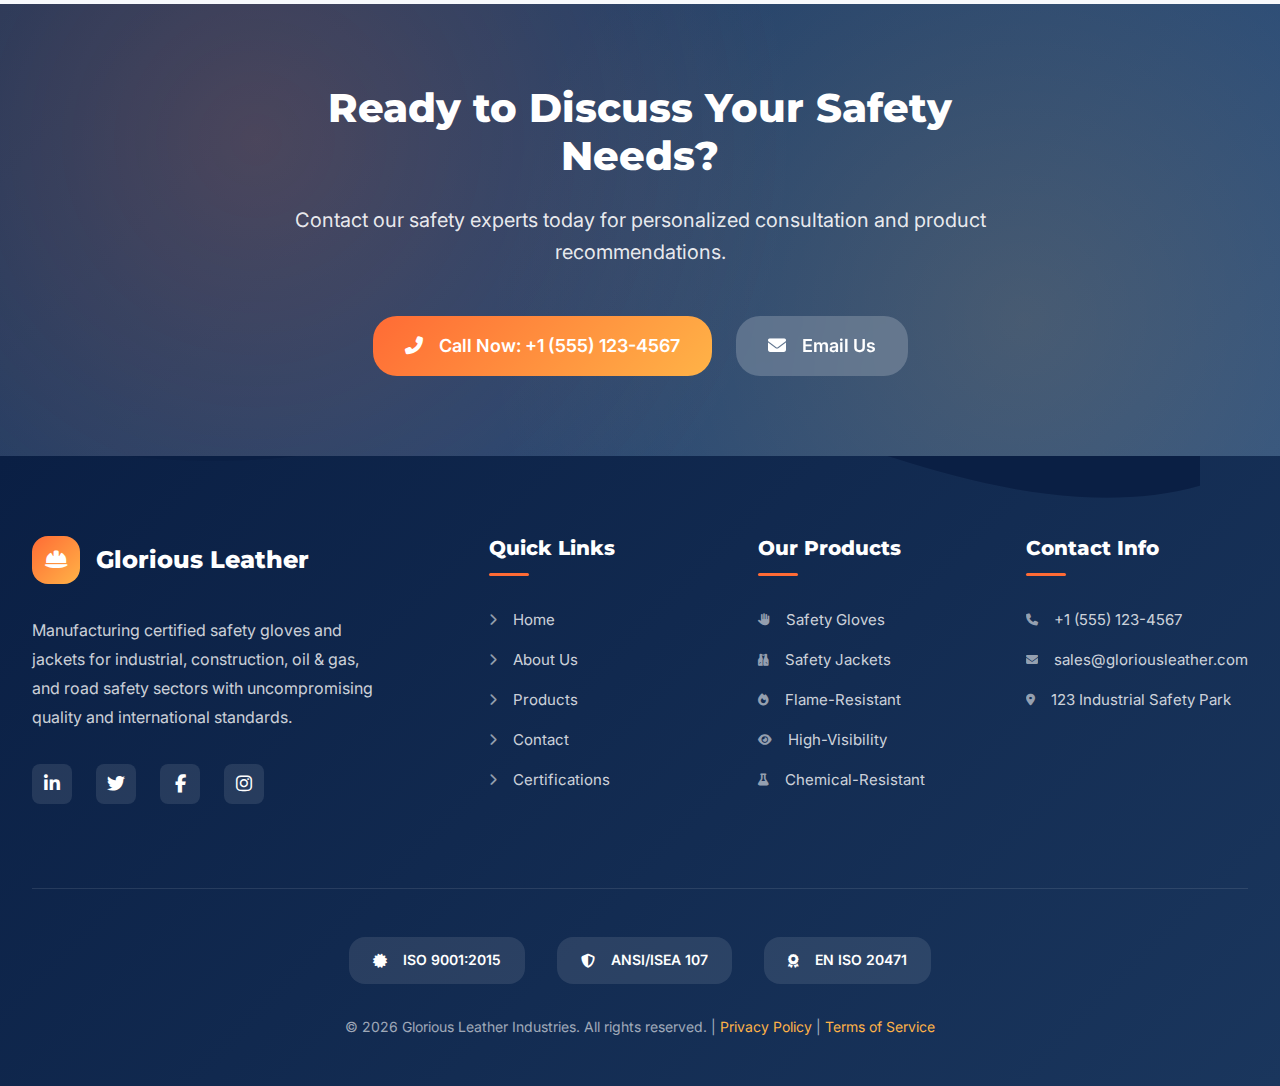
<file: contact.html>
<!doctype html>
<html lang="en">
  <head>
    <meta charset="UTF-8" />
    <meta name="viewport" content="width=device-width, initial-scale=1.0" />
    <title>
      Contact Us | Glorious Leather - Premium Safety PPE Manufacturer
    </title>

    <!-- Fonts & Icons -->
    <link
      rel="stylesheet"
      href="https://cdnjs.cloudflare.com/ajax/libs/font-awesome/6.4.0/css/all.min.css"
    />
    <link
      href="https://fonts.googleapis.com/css2?family=Inter:wght@300;400;500;600;700;800&family=Montserrat:wght@700;800;900&display=swap"
      rel="stylesheet"
    />

    <style>
      /* Import all base styles from index.html */
      :root {
        /* Colors */
        --primary-dark: #0a1f44;
        --primary-blue: #1a365d;
        --accent-orange: #ff6b35;
        --accent-yellow: #ffb347;
        --accent-red: #ff3b30;
        --accent-green: #10b981;
        --light-bg: #f7f9fc;
        --white: #ffffff;
        --card-bg: #ffffff;
        --text-dark: #2d3748;
        --text-light: #718096;
        --border-light: #e2e8f0;

        /* Shadows */
        --shadow-soft: 0 4px 20px rgba(0, 0, 0, 0.08);
        --shadow-medium: 0 6px 30px rgba(0, 0, 0, 0.12);
        --shadow-hard: 0 10px 40px rgba(0, 0, 0, 0.15);
        --shadow-glow: 0 0 20px rgba(255, 107, 53, 0.2);

        /* Gradients */
        --gradient-orange: linear-gradient(135deg, #ff6b35, #ffb347);
        --gradient-blue: linear-gradient(135deg, #1a365d, #2c5282);
        --gradient-dark: linear-gradient(135deg, #0a1f44, #1a365d);
        --gradient-green: linear-gradient(135deg, #10b981, #34d399);

        /* Spacing */
        --space-xs: 0.5rem;
        --space-sm: 1rem;
        --space-md: 1.5rem;
        --space-lg: 2rem;
        --space-xl: 3rem;
        --space-2xl: 5rem;

        /* Border Radius */
        --radius-sm: 0.5rem;
        --radius-md: 1rem;
        --radius-lg: 1.5rem;
        --radius-xl: 2rem;

        /* Transitions */
        --transition-fast: 0.2s ease;
        --transition-normal: 0.3s ease;
        --transition-slow: 0.5s ease;
      }

      /* Dark Mode */
      .dark-mode {
        --primary-dark: #0f172a;
        --primary-blue: #1e293b;
        --light-bg: #0f172a;
        --card-bg: #1e293b;
        --text-dark: #f1f5f9;
        --text-light: #94a3b8;
        --border-light: #334155;
      }

      * {
        margin: 0;
        padding: 0;
        box-sizing: border-box;
      }

      html {
        font-size: 16px;
        scroll-behavior: smooth;
        scroll-padding-top: 90px;
      }

      body {
        font-family: "Inter", sans-serif;
        background-color: var(--light-bg);
        color: var(--text-dark);
        line-height: 1.6;
        overflow-x: hidden;
        transition:
          background-color var(--transition-normal),
          color var(--transition-normal);
      }

      h1,
      h2,
      h3,
      h4,
      h5,
      h6 {
        font-family: "Montserrat", sans-serif;
        font-weight: 800;
        line-height: 1.2;
        color: var(--primary-dark);
      }

      .dark-mode h1,
      .dark-mode h2,
      .dark-mode h3,
      .dark-mode h4,
      .dark-mode h5,
      .dark-mode h6 {
        color: var(--white);
      }

      h1 {
        font-size: 3.75rem;
      }
      h2 {
        font-size: 2.5rem;
      }
      h3 {
        font-size: 2rem;
      }
      h4 {
        font-size: 1.5rem;
      }

      p {
        color: var(--text-light);
        font-size: 1.125rem;
        margin-bottom: var(--space-md);
      }

      .dark-mode p {
        color: var(--text-light);
      }

      a {
        text-decoration: none;
        color: inherit;
        transition: all var(--transition-fast);
        cursor: pointer;
      }

      .container {
        width: 100%;
        max-width: 1280px;
        margin: 0 auto;
        padding: 0 var(--space-lg);
      }

      section {
        padding: var(--space-2xl) 0;
      }

      .text-center {
        text-align: center;
      }
      .text-orange {
        color: var(--accent-orange);
      }
      .text-gradient {
        background: var(--gradient-orange);
        -webkit-background-clip: text;
        -webkit-text-fill-color: transparent;
        background-clip: text;
      }

      /* ===== CONTACT HERO ===== */
      .contact-hero {
        min-height: 60vh;
        display: flex;
        align-items: center;
        position: relative;
        overflow: hidden;
        background: linear-gradient(
          135deg,
          var(--primary-dark) 0%,
          var(--primary-blue) 100%
        );
        color: var(--white);
        margin-top: 70px;
        text-align: center;
      }

      .contact-hero::before {
        content: "";
        position: absolute;
        top: 0;
        left: 0;
        right: 0;
        bottom: 0;
        background:
          radial-gradient(
            circle at 20% 30%,
            rgba(255, 107, 53, 0.15) 0%,
            transparent 50%
          ),
          radial-gradient(
            circle at 80% 70%,
            rgba(255, 179, 71, 0.1) 0%,
            transparent 50%
          );
      }

      .contact-hero-content {
        position: relative;
        z-index: 2;
        max-width: 800px;
        margin: 0 auto;
        padding: var(--space-2xl) 0;
      }

      .contact-hero h1 {
        font-size: 3.5rem;
        color: var(--white);
        margin-bottom: var(--space-lg);
      }

      .contact-hero p {
        font-size: 1.25rem;
        color: rgba(255, 255, 255, 0.9);
        max-width: 700px;
        margin: 0 auto var(--space-xl);
        line-height: 1.8;
      }

      /* ===== CONTACT INFO CARDS ===== */
      .contact-info-section {
        background: var(--white);
      }

      .dark-mode .contact-info-section {
        background: var(--light-bg);
      }

      .contact-info-grid {
        display: grid;
        grid-template-columns: repeat(auto-fit, minmax(280px, 1fr));
        gap: var(--space-xl);
        margin-bottom: var(--space-2xl);
      }

      .info-card {
        background: var(--card-bg);
        border-radius: var(--radius-lg);
        padding: var(--space-xl);
        text-align: center;
        transition: all var(--transition-normal);
        border: 1px solid var(--border-light);
        position: relative;
        overflow: hidden;
      }

      .info-card:hover {
        transform: translateY(-10px);
        box-shadow: var(--shadow-hard);
        border-color: var(--accent-orange);
      }

      .info-icon {
        width: 80px;
        height: 80px;
        background: var(--gradient-orange);
        border-radius: var(--radius-lg);
        display: flex;
        align-items: center;
        justify-content: center;
        font-size: 2rem;
        color: var(--white);
        margin: 0 auto var(--space-lg);
        transition: all var(--transition-normal);
      }

      .info-card:hover .info-icon {
        transform: scale(1.1) rotate(5deg);
        box-shadow: 0 10px 25px rgba(255, 107, 53, 0.3);
      }

      .info-card h3 {
        margin-bottom: var(--space-md);
        color: var(--primary-dark);
        font-size: 1.5rem;
      }

      .dark-mode .info-card h3 {
        color: var(--white);
      }

      .info-content {
        color: var(--text-light);
        line-height: 1.8;
      }

      .info-content p {
        margin-bottom: var(--space-sm);
        font-size: 1rem;
      }

      .contact-link {
        display: inline-block;
        color: var(--accent-orange);
        font-weight: 600;
        margin-top: var(--space-sm);
        padding: var(--space-xs) var(--space-sm);
        border-radius: var(--radius-sm);
        background: rgba(255, 107, 53, 0.1);
        transition: all var(--transition-normal);
      }

      .contact-link:hover {
        color: var(--white);
        background: var(--gradient-orange);
        transform: translateY(-2px);
      }

      /* ===== CONTACT FORM ===== */
      .contact-form-section {
        background: var(--light-bg);
      }

      .dark-mode .contact-form-section {
        background: var(--primary-dark);
      }

      .form-container {
        max-width: 800px;
        margin: 0 auto;
        background: var(--card-bg);
        border-radius: var(--radius-xl);
        padding: var(--space-2xl);
        box-shadow: var(--shadow-medium);
        position: relative;
        overflow: hidden;
      }

      .form-container::before {
        content: "";
        position: absolute;
        top: 0;
        left: 0;
        width: 100%;
        height: 5px;
        background: var(--gradient-orange);
      }

      .form-header {
        text-align: center;
        margin-bottom: var(--space-2xl);
      }

      .form-header h2 {
        margin-bottom: var(--space-md);
        color: var(--primary-dark);
        position: relative;
        display: inline-block;
      }

      .form-header h2::after {
        content: "";
        position: absolute;
        bottom: -10px;
        left: 50%;
        transform: translateX(-50%);
        width: 60px;
        height: 4px;
        background: var(--gradient-orange);
        border-radius: 2px;
      }

      .dark-mode .form-header h2 {
        color: var(--white);
      }

      .contact-form {
        display: grid;
        grid-template-columns: repeat(2, 1fr);
        gap: var(--space-lg);
      }

      .form-group {
        margin-bottom: var(--space-lg);
      }

      .form-group.full-width {
        grid-column: 1 / -1;
      }

      label {
        display: block;
        margin-bottom: var(--space-xs);
        color: var(--text-dark);
        font-weight: 600;
        font-size: 0.9375rem;
      }

      .dark-mode label {
        color: var(--white);
      }

      .form-control {
        width: 100%;
        padding: 1rem 1.25rem;
        border: 1px solid var(--border-light);
        border-radius: var(--radius-md);
        background: var(--card-bg);
        color: var(--text-dark);
        font-family: "Inter", sans-serif;
        font-size: 1rem;
        transition: all var(--transition-normal);
      }

      .dark-mode .form-control {
        background: var(--primary-blue);
        border-color: var(--border-light);
        color: var(--white);
      }

      .form-control:focus {
        outline: none;
        border-color: var(--accent-orange);
        box-shadow: 0 0 0 3px rgba(255, 107, 53, 0.2);
      }

      textarea.form-control {
        min-height: 150px;
        resize: vertical;
      }

      .form-select {
        appearance: none;
        background-image: url("data:image/svg+xml,%3Csvg xmlns='http://www.w3.org/2000/svg' width='16' height='16' fill='%23718096' viewBox='0 0 16 16'%3E%3Cpath d='M7.247 11.14 2.451 5.658C1.885 5.013 2.345 4 3.204 4h9.592a1 1 0 0 1 .753 1.659l-4.796 5.48a1 1 0 0 1-1.506 0z'/%3E%3C/svg%3E");
        background-repeat: no-repeat;
        background-position: right 1rem center;
        background-size: 16px;
        padding-right: 2.5rem;
      }

      .form-submit {
        grid-column: 1 / -1;
        text-align: center;
      }

      .submit-button {
        padding: 1.125rem 3rem;
        background: var(--gradient-orange);
        color: var(--white);
        border: none;
        border-radius: var(--radius-lg);
        font-size: 1.125rem;
        font-weight: 600;
        cursor: pointer;
        transition: all var(--transition-normal);
        display: inline-flex;
        align-items: center;
        gap: var(--space-sm);
        position: relative;
        overflow: hidden;
      }

      .submit-button::before {
        content: "";
        position: absolute;
        top: 0;
        left: -100%;
        width: 100%;
        height: 100%;
        background: linear-gradient(
          90deg,
          transparent,
          rgba(255, 255, 255, 0.2),
          transparent
        );
        transition: left 0.7s ease;
      }

      .submit-button:hover::before {
        left: 100%;
      }

      .submit-button:hover {
        transform: translateY(-3px);
        box-shadow: var(--shadow-glow);
      }

      /* ===== MAP SECTION ===== */
      .map-section {
        background: var(--white);
        padding: 0;
      }

      .dark-mode .map-section {
        background: var(--light-bg);
      }

      .map-container {
        position: relative;
        height: 500px;
        border-radius: var(--radius-lg);
        overflow: hidden;
        box-shadow: var(--shadow-soft);
        border: 1px solid var(--border-light);
      }

      .map-placeholder {
        width: 100%;
        height: 100%;
        background: var(--gradient-blue);
        display: flex;
        flex-direction: column;
        align-items: center;
        justify-content: center;
        color: var(--white);
        text-align: center;
        padding: var(--space-xl);
        position: relative;
        overflow: hidden;
      }

      .map-placeholder::before {
        content: "";
        position: absolute;
        top: 0;
        left: 0;
        right: 0;
        bottom: 0;
        background:
          radial-gradient(
            circle at 20% 30%,
            rgba(255, 107, 53, 0.2) 0%,
            transparent 50%
          ),
          radial-gradient(
            circle at 80% 70%,
            rgba(255, 179, 71, 0.15) 0%,
            transparent 50%
          );
      }

      .map-placeholder i {
        font-size: 4rem;
        margin-bottom: var(--space-lg);
        position: relative;
        z-index: 1;
      }

      .map-placeholder h3 {
        color: var(--white);
        margin-bottom: var(--space-md);
        position: relative;
        z-index: 1;
      }

      .map-placeholder p {
        color: rgba(255, 255, 255, 0.9);
        position: relative;
        z-index: 1;
      }

      /* ===== FAQ SECTION ===== */
      .faq-section {
        background: var(--light-bg);
      }

      .dark-mode .faq-section {
        background: var(--primary-dark);
      }

      .faq-container {
        max-width: 800px;
        margin: 0 auto;
      }

      .faq-item {
        background: var(--card-bg);
        border-radius: var(--radius-lg);
        margin-bottom: var(--space-md);
        border: 1px solid var(--border-light);
        overflow: hidden;
        transition: all var(--transition-normal);
      }

      .faq-item:hover {
        border-color: var(--accent-orange);
        box-shadow: var(--shadow-soft);
      }

      .faq-question {
        padding: var(--space-lg);
        cursor: pointer;
        display: flex;
        justify-content: space-between;
        align-items: center;
        font-weight: 600;
        color: var(--primary-dark);
      }

      .dark-mode .faq-question {
        color: var(--white);
      }

      .faq-answer {
        padding: 0 var(--space-lg);
        max-height: 0;
        overflow: hidden;
        transition: all var(--transition-normal);
        color: var(--text-light);
        line-height: 1.6;
      }

      .faq-answer.active {
        padding: 0 var(--space-lg) var(--space-lg);
        max-height: 500px;
      }

      .faq-toggle {
        color: var(--accent-orange);
        transition: transform var(--transition-normal);
      }

      .faq-item.active .faq-toggle {
        transform: rotate(180deg);
      }

      /* ===== CTA SECTION ===== */
      .cta-banner {
        background: var(--gradient-blue);
        color: var(--white);
        padding: var(--space-2xl) 0;
        position: relative;
        overflow: hidden;
      }

      .cta-banner::before {
        content: "";
        position: absolute;
        top: 0;
        left: 0;
        right: 0;
        bottom: 0;
        background:
          radial-gradient(
            circle at 20% 30%,
            rgba(255, 107, 53, 0.2) 0%,
            transparent 50%
          ),
          radial-gradient(
            circle at 80% 70%,
            rgba(255, 179, 71, 0.15) 0%,
            transparent 50%
          );
      }

      .cta-container {
        position: relative;
        z-index: 2;
        max-width: 800px;
        margin: 0 auto;
        padding: 0 var(--space-lg);
        text-align: center;
      }

      .cta-title {
        color: var(--white);
        margin-bottom: var(--space-md);
      }

      .cta-description {
        color: rgba(255, 255, 255, 0.9);
        margin-bottom: var(--space-xl);
        font-size: 1.25rem;
      }

      .cta-buttons {
        display: flex;
        gap: var(--space-md);
        justify-content: center;
        flex-wrap: wrap;
      }

      .cta-button-primary {
        padding: 1rem 2rem;
        background: var(--gradient-orange);
        color: var(--white);
        border-radius: var(--radius-lg);
        font-weight: 600;
        font-size: 1.125rem;
        display: flex;
        align-items: center;
        gap: var(--space-sm);
        transition: all var(--transition-normal);
        position: relative;
        overflow: hidden;
      }

      .cta-button-secondary {
        padding: 1rem 2rem;
        background: rgba(255, 255, 255, 0.2);
        color: var(--white);
        border-radius: var(--radius-lg);
        font-weight: 600;
        font-size: 1.125rem;
        display: flex;
        align-items: center;
        gap: var(--space-sm);
        transition: all var(--transition-normal);
        position: relative;
        overflow: hidden;
        backdrop-filter: blur(10px);
      }

      .cta-button-primary:hover,
      .cta-button-secondary:hover {
        transform: translateY(-3px);
        box-shadow: 0 15px 30px rgba(0, 0, 0, 0.3);
      }

      /* ===== HEADER & FOOTER STYLES ===== */
      .header {
        position: fixed;
        top: 0;
        left: 0;
        right: 0;
        z-index: 1000;
        background: rgba(255, 255, 255, 0.98);
        backdrop-filter: blur(20px);
        -webkit-backdrop-filter: blur(20px);
        border-bottom: 1px solid rgba(255, 255, 255, 0.2);
        transition: all var(--transition-normal);
        padding: 0.5rem 0;
      }

      .dark-mode .header {
        background: rgba(15, 23, 42, 0.98);
        border-bottom: 1px solid rgba(255, 255, 255, 0.1);
      }

      .header.scrolled {
        box-shadow: var(--shadow-soft);
        padding: 0.25rem 0;
      }

      .header-container {
        display: flex;
        align-items: center;
        justify-content: space-between;
        padding: 0.75rem 0;
      }

      .logo {
        display: flex;
        align-items: center;
        gap: var(--space-sm);
        position: relative;
      }

      .logo-icon {
        width: 56px;
        height: 56px;
        background: var(--gradient-orange);
        border-radius: var(--radius-md);
        display: flex;
        align-items: center;
        justify-content: center;
        position: relative;
        transform-style: preserve-3d;
        transform: perspective(1000px) rotateY(-10deg);
        box-shadow: 5px 5px 20px rgba(255, 107, 53, 0.3);
      }

      .logo-text {
        display: flex;
        flex-direction: column;
      }

      .logo-main {
        font-family: "Montserrat", sans-serif;
        font-size: 1.5rem;
        font-weight: 900;
        letter-spacing: -0.5px;
        background: var(--gradient-orange);
        -webkit-background-clip: text;
        -webkit-text-fill-color: transparent;
        background-clip: text;
      }

      .logo-sub {
        font-size: 0.7rem;
        color: var(--text-light);
        letter-spacing: 1.5px;
        text-transform: uppercase;
        font-weight: 600;
      }

      .nav-main {
        display: flex;
        gap: var(--space-xl);
        align-items: center;
      }

      .nav-link {
        position: relative;
        font-weight: 600;
        font-size: 0.95rem;
        padding: 0.5rem 0;
        color: var(--text-dark);
        text-transform: uppercase;
        letter-spacing: 0.5px;
      }

      .dark-mode .nav-link {
        color: var(--white);
      }

      .nav-link::after {
        content: "";
        position: absolute;
        bottom: 0;
        left: 0;
        width: 0;
        height: 3px;
        background: var(--gradient-orange);
        border-radius: 1.5px;
        transition: width var(--transition-normal);
      }

      .nav-link:hover::after,
      .nav-link.active::after {
        width: 100%;
      }

      .nav-link:hover,
      .nav-link.active {
        color: var(--accent-orange);
      }

      .header-actions {
        display: flex;
        align-items: center;
        gap: var(--space-md);
      }

      .theme-toggle {
        width: 44px;
        height: 44px;
        border-radius: var(--radius-sm);
        background: var(--light-bg);
        border: 1px solid var(--border-light);
        color: var(--text-dark);
        cursor: pointer;
        display: flex;
        align-items: center;
        justify-content: center;
        font-size: 1.125rem;
        transition: all var(--transition-normal);
        position: relative;
        overflow: hidden;
      }

      .dark-mode .theme-toggle {
        background: var(--card-bg);
        border-color: var(--border-light);
        color: var(--white);
      }

      .theme-toggle:hover {
        background: var(--accent-orange);
        color: var(--white);
        transform: rotate(15deg) scale(1.1);
        box-shadow: var(--shadow-glow);
      }

      .theme-toggle i {
        transition: transform 0.3s ease;
      }

      .theme-toggle:hover i {
        transform: rotate(180deg);
      }

      .cta-button {
        padding: 0.75rem 1.75rem;
        background: var(--gradient-orange);
        color: var(--white);
        border-radius: var(--radius-md);
        font-weight: 600;
        font-size: 0.95rem;
        display: flex;
        align-items: center;
        gap: var(--space-sm);
        transition: all var(--transition-normal);
        position: relative;
        overflow: hidden;
      }

      .cta-button::before {
        content: "";
        position: absolute;
        top: 0;
        left: -100%;
        width: 100%;
        height: 100%;
        background: linear-gradient(
          90deg,
          transparent,
          rgba(255, 255, 255, 0.2),
          transparent
        );
        transition: left 0.7s ease;
      }

      .cta-button:hover::before {
        left: 100%;
      }

      .cta-button:hover {
        transform: translateY(-2px);
        box-shadow: var(--shadow-glow);
      }

      .mobile-toggle {
        display: none;
        background: none;
        border: none;
        color: var(--text-dark);
        font-size: 1.5rem;
        cursor: pointer;
        width: 44px;
        height: 44px;
        border-radius: var(--radius-sm);
        align-items: center;
        justify-content: center;
        transition: all var(--transition-fast);
      }

      .dark-mode .mobile-toggle {
        color: var(--white);
      }

      .mobile-toggle:hover {
        background: var(--border-light);
      }

      .mobile-menu {
        position: fixed;
        top: 80px;
        left: 0;
        right: 0;
        background: var(--card-bg);
        backdrop-filter: blur(20px);
        -webkit-backdrop-filter: blur(20px);
        padding: var(--space-lg);
        border-top: 1px solid var(--border-light);
        transform: translateY(-100%);
        opacity: 0;
        visibility: hidden;
        transition: all var(--transition-normal);
        z-index: 999;
        box-shadow: var(--shadow-hard);
        max-height: calc(100vh - 80px);
        overflow-y: auto;
      }

      .mobile-menu.active {
        transform: translateY(0);
        opacity: 1;
        visibility: visible;
      }

      .mobile-nav {
        display: flex;
        flex-direction: column;
        gap: var(--space-sm);
      }

      .mobile-nav a {
        padding: var(--space-md);
        border-radius: var(--radius-md);
        background: var(--light-bg);
        color: var(--text-dark);
        font-weight: 600;
        transition: all var(--transition-fast);
        text-align: center;
      }

      .dark-mode .mobile-nav a {
        background: var(--primary-blue);
        color: var(--white);
      }

      .mobile-nav a:hover,
      .mobile-nav a.active {
        background: var(--gradient-orange);
        color: var(--white);
        transform: translateX(10px);
      }

      /* Footer Styles */
      .footer {
        background: var(--gradient-dark);
        color: var(--white);
        padding: var(--space-2xl) 0 0;
        position: relative;
        overflow: hidden;
      }

      .footer-wave {
        position: absolute;
        top: -50px;
        left: 0;
        right: 0;
        height: 100px;
        background: url("data:image/svg+xml,%3Csvg xmlns='http://www.w3.org/2000/svg' viewBox='0 0 1200 120' preserveAspectRatio='none'%3E%3Cpath d='M321.39,56.44c58-10.79,114.16-30.13,172-41.86,82.39-16.72,168.19-17.73,250.45-.39C823.78,31,906.67,72,985.66,92.83c70.05,18.48,146.53,26.09,214.34,3V0H0V27.35A600.21,600.21,0,0,0,321.39,56.44Z' fill='%230a1f44'%3E%3C/path%3E%3C/svg%3E");
        background-size: 1200px 100px;
      }

      .dark-mode .footer-wave {
        background: url("data:image/svg+xml,%3Csvg xmlns='http://www.w3.org/2000/svg' viewBox='0 0 1200 120' preserveAspectRatio='none'%3E%3Cpath d='M321.39,56.44c58-10.79,114.16-30.13,172-41.86,82.39-16.72,168.19-17.73,250.45-.39C823.78,31,906.67,72,985.66,92.83c70.05,18.48,146.53,26.09,214.34,3V0H0V27.35A600.21,600.21,0,0,0,321.39,56.44Z' fill='%231e293b'%3E%3C/path%3E%3C/svg%3E");
      }

      .footer-content {
        position: relative;
        z-index: 1;
        display: grid;
        grid-template-columns: 2fr 1fr 1fr 1fr;
        gap: var(--space-2xl);
        margin-bottom: var(--space-2xl);
      }

      .footer-brand {
        max-width: 350px;
      }

      .footer-logo {
        display: flex;
        align-items: center;
        gap: var(--space-sm);
        margin-bottom: var(--space-lg);
      }

      .footer-logo-icon {
        width: 48px;
        height: 48px;
        background: var(--gradient-orange);
        border-radius: var(--radius-md);
        display: flex;
        align-items: center;
        justify-content: center;
        font-size: 1.25rem;
        color: var(--white);
      }

      .footer-logo-text {
        font-family: "Montserrat", sans-serif;
        font-size: 1.5rem;
        font-weight: 800;
        color: var(--white);
      }

      .footer-about {
        color: rgba(255, 255, 255, 0.8);
        line-height: 1.8;
        margin-bottom: var(--space-lg);
        font-size: 1rem;
      }

      .footer-social {
        display: flex;
        gap: var(--space-md);
      }

      .social-link {
        width: 40px;
        height: 40px;
        background: rgba(255, 255, 255, 0.1);
        border-radius: var(--radius-sm);
        display: flex;
        align-items: center;
        justify-content: center;
        color: var(--white);
        font-size: 1.125rem;
        transition: all var(--transition-normal);
        position: relative;
        overflow: hidden;
      }

      .social-link::before {
        content: "";
        position: absolute;
        top: 0;
        left: 0;
        right: 0;
        bottom: 0;
        background: var(--gradient-orange);
        opacity: 0;
        transition: opacity var(--transition-normal);
      }

      .social-link:hover::before {
        opacity: 1;
      }

      .social-link i {
        position: relative;
        z-index: 1;
      }

      .social-link:hover {
        transform: translateY(-3px);
        box-shadow: 0 10px 20px rgba(255, 107, 53, 0.3);
      }

      .footer-column h3 {
        color: var(--white);
        font-size: 1.25rem;
        margin-bottom: var(--space-lg);
        position: relative;
        padding-bottom: var(--space-sm);
      }

      .footer-column h3::after {
        content: "";
        position: absolute;
        bottom: 0;
        left: 0;
        width: 40px;
        height: 3px;
        background: var(--accent-orange);
        border-radius: 1.5px;
      }

      .footer-links {
        list-style: none;
      }

      .footer-links li {
        margin-bottom: var(--space-sm);
      }

      .footer-links a {
        color: rgba(255, 255, 255, 0.8);
        transition: all var(--transition-fast);
        display: flex;
        align-items: center;
        gap: var(--space-sm);
        font-size: 0.9375rem;
      }

      .footer-links a:hover {
        color: var(--accent-orange);
        transform: translateX(5px);
      }

      .footer-links i {
        font-size: 0.75rem;
        opacity: 0.7;
      }

      .footer-bottom {
        border-top: 1px solid rgba(255, 255, 255, 0.1);
        padding: var(--space-xl) 0;
        text-align: center;
        position: relative;
        z-index: 1;
      }

      .footer-certs {
        display: flex;
        justify-content: center;
        gap: var(--space-lg);
        margin-bottom: var(--space-lg);
        flex-wrap: wrap;
      }

      .cert-badge {
        background: rgba(255, 255, 255, 0.1);
        padding: 0.75rem 1.5rem;
        border-radius: var(--radius-md);
        font-size: 0.875rem;
        font-weight: 600;
        color: var(--white);
        display: flex;
        align-items: center;
        gap: var(--space-sm);
        transition: all var(--transition-normal);
      }

      .cert-badge:hover {
        background: rgba(255, 255, 255, 0.2);
        transform: translateY(-2px);
      }

      .footer-copyright {
        color: rgba(255, 255, 255, 0.6);
        font-size: 0.875rem;
      }

      .footer-copyright a {
        color: var(--accent-yellow);
        text-decoration: none;
        transition: color var(--transition-fast);
      }

      .footer-copyright a:hover {
        color: var(--white);
      }

      /* Scroll to Top Button */
      .scroll-to-top {
        position: fixed;
        bottom: 30px;
        right: 30px;
        width: 50px;
        height: 50px;
        background: var(--gradient-orange);
        color: var(--white);
        border-radius: 50%;
        display: flex;
        align-items: center;
        justify-content: center;
        font-size: 1.25rem;
        cursor: pointer;
        z-index: 100;
        opacity: 0;
        transform: translateY(20px);
        transition: all var(--transition-normal);
        box-shadow: var(--shadow-glow);
      }

      .scroll-to-top.visible {
        opacity: 1;
        transform: translateY(0);
      }

      .scroll-to-top:hover {
        transform: translateY(-5px);
      }

      /* Responsive */
      @media (max-width: 992px) {
        .contact-form {
          grid-template-columns: 1fr;
        }

        .footer-content {
          grid-template-columns: repeat(2, 1fr);
        }

        .cta-buttons {
          flex-direction: column;
          align-items: center;
        }
      }

      @media (max-width: 768px) {
        h1 {
          font-size: 2.5rem;
        }
        h2 {
          font-size: 2rem;
        }

        .contact-hero h1 {
          font-size: 2.5rem;
        }

        .form-container {
          padding: var(--space-xl);
        }

        .nav-main {
          display: none;
        }
        .mobile-toggle {
          display: flex;
        }

        .footer-content {
          grid-template-columns: 1fr;
        }

        .cta-title {
          font-size: 2rem;
        }

        .cta-description {
          font-size: 1rem;
        }
      }

      @media (max-width: 576px) {
        h1 {
          font-size: 2.25rem;
        }
        h2 {
          font-size: 1.75rem;
        }

        .contact-hero h1 {
          font-size: 2.25rem;
        }

        .contact-info-grid {
          grid-template-columns: 1fr;
        }

        .map-container {
          height: 300px;
        }

        .scroll-to-top {
          bottom: 20px;
          right: 20px;
          width: 40px;
          height: 40px;
          font-size: 1rem;
        }
      }

      /* Animations */
      .animate-on-scroll {
        opacity: 0;
        transform: translateY(30px);
        transition:
          opacity 0.6s ease,
          transform 0.6s ease;
      }

      .animate-on-scroll.visible {
        opacity: 1;
        transform: translateY(0);
      }
    </style>
  </head>
  <body>
    <!-- Header -->
    <header class="header">
      <div class="container">
        <div class="header-container">
          <a href="index.html" class="logo">
            <div class="logo-icon">
              <i class="fas fa-hard-hat"></i>
            </div>
            <div class="logo-text">
              <div class="logo-main">Glorious Leather</div>
              <div class="logo-sub">Safety PPE Manufacturer</div>
            </div>
          </a>

          <nav class="nav-main">
            <a href="index.html" class="nav-link">Home</a>
            <a href="about.html" class="nav-link">About</a>
            <a href="products.html" class="nav-link">Products</a>
            <a href="contact.html" class="nav-link active">Contact</a>
            <a href="certifications.html" class="nav-link">Certifications</a>
          </nav>

          <div class="header-actions">
            <button
              class="theme-toggle"
              id="themeToggle"
              aria-label="Toggle dark mode"
            >
              <i class="fas fa-moon"></i>
            </button>
            <a href="contact.html" class="cta-button">
              <i class="fas fa-quote-left"></i>
              Get Quote
            </a>
            <button
              class="mobile-toggle"
              id="mobileToggle"
              aria-label="Toggle mobile menu"
            >
              <i class="fas fa-bars"></i>
            </button>
          </div>
        </div>
      </div>

      <div class="mobile-menu" id="mobileMenu">
        <nav class="mobile-nav">
          <a href="index.html">Home</a>
          <a href="about.html">About</a>
          <a href="products.html">Products</a>
          <a href="contact.html" class="active">Contact</a>
          <a href="certifications.html">Certifications</a>
        </nav>
      </div>
    </header>

    <!-- Contact Hero -->
    <section class="contact-hero">
      <div class="container">
        <div class="contact-hero-content">
          <h1>Get In Touch</h1>
          <p>
            Have questions about our safety products? Need a custom quote? Our
            team is ready to assist you with expert advice and personalized
            solutions.
          </p>
          <a href="#contact-form" class="cta-button">
            <i class="fas fa-envelope"></i>
            Send Message
          </a>
        </div>
      </div>
    </section>

    <!-- Contact Info -->
    <section class="contact-info-section">
      <div class="container">
        <div class="contact-info-grid">
          <div class="info-card animate-on-scroll">
            <div class="info-icon">
              <i class="fas fa-map-marker-alt"></i>
            </div>
            <h3>Our Location</h3>
            <div class="info-content">
              <p>
                <strong>Address</strong><br />
                123 Industrial Safety Park<br />
                Safety City, SC 12345
              </p>
              <a
                href="https://maps.google.com/?q=123+Industrial+Safety+Park+Safety+City"
                target="_blank"
                class="contact-link"
              >
                <i class="fas fa-directions"></i> Get Directions
              </a>
            </div>
          </div>

          <div class="info-card animate-on-scroll">
            <div class="info-icon">
              <i class="fas fa-phone-alt"></i>
            </div>
            <h3>Contact Info</h3>
            <div class="info-content">
              <a href="tel:+15551234567" class="contact-link">
                <i class="fas fa-phone"></i> Sales: +1 (555) 123-4567
              </a>
              <a href="tel:+15551234568" class="contact-link">
                <i class="fas fa-headset"></i> Support: +1 (555) 123-4568
              </a>
              <a href="mailto:sales@gloriousleather.com" class="contact-link">
                <i class="fas fa-envelope"></i> sales@gloriousleather.com
              </a>
            </div>
          </div>

          <div class="info-card animate-on-scroll">
            <div class="info-icon">
              <i class="fas fa-clock"></i>
            </div>
            <h3>Business Hours</h3>
            <div class="info-content">
              <p>
                <strong>Monday - Friday</strong><br />
                8:00 AM - 6:00 PM
              </p>
              <p>
                <strong>Saturday</strong><br />
                9:00 AM - 2:00 PM
              </p>
              <p>
                <strong>Sunday</strong><br />
                Closed
              </p>
              <small style="color: var(--accent-orange); font-weight: 500">
                Emergency support available 24/7
              </small>
            </div>
          </div>

          <div class="info-card animate-on-scroll">
            <div class="info-icon">
              <i class="fas fa-headset"></i>
            </div>
            <h3>Quick Support</h3>
            <div class="info-content">
              <a href="tel:+15551234569" class="contact-link">
                <i class="fas fa-phone"></i> Technical: +1 (555) 123-4569
              </a>
              <a href="mailto:support@gloriousleather.com" class="contact-link">
                <i class="fas fa-envelope"></i> support@gloriousleather.com
              </a>
              <p>
                <strong>Response Time</strong><br />
                Within 24 hours
              </p>
            </div>
          </div>
        </div>
      </div>
    </section>

    <!-- Contact Form -->
    <section class="contact-form-section" id="contact-form">
      <div class="container">
        <div class="form-container">
          <div class="form-header">
            <h2>Send Us a Message</h2>
            <p>
              Fill out the form below and our team will get back to you within
              24 hours.
            </p>
          </div>

          <form class="contact-form" id="mainContactForm">
            <div class="form-group">
              <label for="fullName">Full Name *</label>
              <input
                type="text"
                id="fullName"
                class="form-control"
                placeholder="John Smith"
                required
              />
            </div>

            <div class="form-group">
              <label for="companyName">Company Name</label>
              <input
                type="text"
                id="companyName"
                class="form-control"
                placeholder="ABC Corporation"
              />
            </div>

            <div class="form-group">
              <label for="email">Email Address *</label>
              <input
                type="email"
                id="email"
                class="form-control"
                placeholder="john@example.com"
                required
              />
            </div>

            <div class="form-group">
              <label for="phone">Phone Number *</label>
              <input
                type="tel"
                id="phone"
                class="form-control"
                placeholder="+1 (555) 123-4567"
                required
              />
            </div>

            <div class="form-group full-width">
              <label for="inquiryType">Type of Inquiry *</label>
              <select
                id="inquiryType"
                class="form-control form-select"
                required
              >
                <option value="">Select an option</option>
                <option value="product">Product Information</option>
                <option value="quote">Request for Quote</option>
                <option value="custom">Custom Manufacturing</option>
                <option value="technical">Technical Support</option>
                <option value="partnership">Partnership Opportunity</option>
                <option value="other">Other</option>
              </select>
            </div>

            <div class="form-group full-width">
              <label for="productInterest">Product Interest</label>
              <select id="productInterest" class="form-control form-select">
                <option value="">Select products (optional)</option>
                <option value="gloves">Safety Gloves</option>
                <option value="jackets">Safety Jackets</option>
                <option value="flame">Flame-Resistant PPE</option>
                <option value="chemical">Chemical Protection</option>
                <option value="highvis">High-Visibility Gear</option>
                <option value="multiple">Multiple Products</option>
              </select>
            </div>

            <div class="form-group full-width">
              <label for="message">Your Message *</label>
              <textarea
                id="message"
                class="form-control"
                placeholder="Please describe your requirements, including quantities, specifications, and any special requirements..."
                required
              ></textarea>
            </div>

            <div class="form-submit">
              <button type="submit" class="submit-button">
                <i class="fas fa-paper-plane"></i>
                Send Message
              </button>
            </div>
          </form>
        </div>
      </div>
    </section>

    <!-- Map Section -->
    <section class="map-section">
      <div class="container">
        <div class="map-container">
          <div class="map-placeholder">
            <i class="fas fa-map-marked-alt"></i>
            <h3>Our Manufacturing Facility</h3>
            <p>123 Industrial Safety Park, Safety City, SC 12345</p>
            <a
              href="https://maps.google.com/?q=123+Industrial+Safety+Park+Safety+City"
              target="_blank"
              class="cta-button-primary"
              style="margin-top: var(--space-md)"
            >
              <i class="fas fa-external-link-alt"></i>
              Open in Google Maps
            </a>
          </div>
        </div>
      </div>
    </section>

    <!-- FAQ Section -->
    <section class="faq-section">
      <div class="container">
        <div class="form-header">
          <h2>Frequently Asked Questions</h2>
          <p>
            Find quick answers to common questions about our products and
            services.
          </p>
        </div>

        <div class="faq-container">
          <div class="faq-item animate-on-scroll">
            <div class="faq-question">
              What is your minimum order quantity?
              <span class="faq-toggle"
                ><i class="fas fa-chevron-down"></i
              ></span>
            </div>
            <div class="faq-answer">
              Our standard MOQ is 100 units per product. However, we can
              accommodate smaller quantities for custom orders or sample
              requests. Contact our sales team for specific requirements.
            </div>
          </div>

          <div class="faq-item animate-on-scroll">
            <div class="faq-question">
              Do you offer custom manufacturing?
              <span class="faq-toggle"
                ><i class="fas fa-chevron-down"></i
              ></span>
            </div>
            <div class="faq-answer">
              Yes, we specialize in custom PPE manufacturing. We can work with
              your specifications for materials, colors, sizes, and branding.
              Minimum quantities apply for custom orders.
            </div>
          </div>

          <div class="faq-item animate-on-scroll">
            <div class="faq-question">
              What are your shipping timelines?
              <span class="faq-toggle"
                ><i class="fas fa-chevron-down"></i
              ></span>
            </div>
            <div class="faq-answer">
              Standard orders ship within 3-5 business days. Custom orders
              require 2-4 weeks for production. International shipping typically
              takes 7-14 business days depending on destination.
            </div>
          </div>

          <div class="faq-item animate-on-scroll">
            <div class="faq-question">
              What certifications do your products have?
              <span class="faq-toggle"
                ><i class="fas fa-chevron-down"></i
              ></span>
            </div>
            <div class="faq-answer">
              Our products are certified to ISO 9001:2015, ANSI/ISEA standards,
              EN ISO 20471, and other international standards. Each product
              comes with detailed certification documentation.
            </div>
          </div>

          <div class="faq-item animate-on-scroll">
            <div class="faq-question">
              Do you provide samples?
              <span class="faq-toggle"
                ><i class="fas fa-chevron-down"></i
              ></span>
            </div>
            <div class="faq-answer">
              Yes, we provide samples for most of our products. Sample costs
              vary and are typically credited against your first bulk order.
              Contact our sales team to request samples.
            </div>
          </div>
        </div>
      </div>
    </section>

    <!-- CTA Section -->
    <section class="cta-banner">
      <div class="cta-container">
        <h2 class="cta-title">Ready to Discuss Your Safety Needs?</h2>
        <p class="cta-description">
          Contact our safety experts today for personalized consultation and
          product recommendations.
        </p>
        <div class="cta-buttons">
          <a href="tel:+15551234567" class="cta-button-primary">
            <i class="fas fa-phone-alt"></i>
            Call Now: +1 (555) 123-4567
          </a>
          <a
            href="mailto:sales@gloriousleather.com"
            class="cta-button-secondary"
          >
            <i class="fas fa-envelope"></i>
            Email Us
          </a>
        </div>
      </div>
    </section>

    <!-- Footer -->
    <footer class="footer">
      <div class="footer-wave"></div>

      <div class="container">
        <div class="footer-content">
          <div class="footer-brand">
            <a href="index.html" class="footer-logo">
              <div class="footer-logo-icon">
                <i class="fas fa-hard-hat"></i>
              </div>
              <div class="footer-logo-text">Glorious Leather</div>
            </a>
            <p class="footer-about">
              Manufacturing certified safety gloves and jackets for industrial,
              construction, oil & gas, and road safety sectors with
              uncompromising quality and international standards.
            </p>
            <div class="footer-social">
              <a
                href="https://linkedin.com"
                class="social-link"
                aria-label="LinkedIn"
                target="_blank"
              >
                <i class="fab fa-linkedin-in"></i>
              </a>
              <a
                href="https://twitter.com"
                class="social-link"
                aria-label="Twitter"
                target="_blank"
              >
                <i class="fab fa-twitter"></i>
              </a>
              <a
                href="https://facebook.com"
                class="social-link"
                aria-label="Facebook"
                target="_blank"
              >
                <i class="fab fa-facebook-f"></i>
              </a>
              <a
                href="https://instagram.com"
                class="social-link"
                aria-label="Instagram"
                target="_blank"
              >
                <i class="fab fa-instagram"></i>
              </a>
            </div>
          </div>

          <div class="footer-column">
            <h3>Quick Links</h3>
            <ul class="footer-links">
              <li>
                <a href="index.html"
                  ><i class="fas fa-chevron-right"></i> Home</a
                >
              </li>
              <li>
                <a href="about.html"
                  ><i class="fas fa-chevron-right"></i> About Us</a
                >
              </li>
              <li>
                <a href="products.html"
                  ><i class="fas fa-chevron-right"></i> Products</a
                >
              </li>
              <li>
                <a href="contact.html"
                  ><i class="fas fa-chevron-right"></i> Contact</a
                >
              </li>
              <li>
                <a href="certifications.html"
                  ><i class="fas fa-chevron-right"></i> Certifications</a
                >
              </li>
            </ul>
          </div>

          <div class="footer-column">
            <h3>Our Products</h3>
            <ul class="footer-links">
              <li>
                <a href="products.html#gloves"
                  ><i class="fas fa-hand-paper"></i> Safety Gloves</a
                >
              </li>
              <li>
                <a href="products.html#jackets"
                  ><i class="fas fa-vest"></i> Safety Jackets</a
                >
              </li>
              <li>
                <a href="products.html#flame"
                  ><i class="fas fa-fire"></i> Flame-Resistant</a
                >
              </li>
              <li>
                <a href="products.html#highvis"
                  ><i class="fas fa-eye"></i> High-Visibility</a
                >
              </li>
              <li>
                <a href="products.html#chemical"
                  ><i class="fas fa-flask"></i> Chemical-Resistant</a
                >
              </li>
            </ul>
          </div>

          <div class="footer-column">
            <h3>Contact Info</h3>
            <ul class="footer-links">
              <li>
                <a href="tel:+15551234567"
                  ><i class="fas fa-phone"></i> +1 (555) 123-4567</a
                >
              </li>
              <li>
                <a href="mailto:sales@gloriousleather.com"
                  ><i class="fas fa-envelope"></i> sales@gloriousleather.com</a
                >
              </li>
              <li>
                <a
                  href="https://maps.google.com/?q=123+Industrial+Safety+Park+Safety+City"
                  target="_blank"
                  ><i class="fas fa-map-marker-alt"></i> 123 Industrial Safety
                  Park</a
                >
              </li>
            </ul>
          </div>
        </div>

        <div class="footer-bottom">
          <div class="footer-certs">
            <div class="cert-badge">
              <i class="fas fa-certificate"></i> ISO 9001:2015
            </div>
            <div class="cert-badge">
              <i class="fas fa-shield-alt"></i> ANSI/ISEA 107
            </div>
            <div class="cert-badge">
              <i class="fas fa-award"></i> EN ISO 20471
            </div>
          </div>

          <div class="footer-copyright">
            &copy; <span id="currentYear"></span> Glorious Leather Industries.
            All rights reserved. | <a href="privacy.html">Privacy Policy</a> |
            <a href="terms.html">Terms of Service</a>
          </div>
        </div>
      </div>
    </footer>

    <!-- Scroll to Top Button -->
    <div class="scroll-to-top" id="scrollToTop">
      <i class="fas fa-chevron-up"></i>
    </div>

    <script>
      // ===== HEADER SCROLL EFFECT =====
      window.addEventListener("scroll", () => {
        const header = document.querySelector(".header");
        if (window.scrollY > 50) {
          header.classList.add("scrolled");
        } else {
          header.classList.remove("scrolled");
        }

        const scrollToTop = document.getElementById("scrollToTop");
        if (window.scrollY > 300) {
          scrollToTop.classList.add("visible");
        } else {
          scrollToTop.classList.remove("visible");
        }
      });

      // Theme Toggle
      const themeToggle = document.getElementById("themeToggle");
      const themeIcon = themeToggle.querySelector("i");
      const body = document.body;

      // Check for saved theme or prefer-color-scheme
      const prefersDarkScheme = window.matchMedia(
        "(prefers-color-scheme: dark)",
      );
      const savedTheme = localStorage.getItem("theme");

      // Set initial theme
      if (savedTheme === "dark" || (!savedTheme && prefersDarkScheme.matches)) {
        body.classList.add("dark-mode");
        themeIcon.className = "fas fa-sun";
        localStorage.setItem("theme", "dark");
      } else {
        body.classList.remove("dark-mode");
        themeIcon.className = "fas fa-moon";
        localStorage.setItem("theme", "light");
      }

      // Theme toggle functionality
      themeToggle.addEventListener("click", function () {
        body.classList.toggle("dark-mode");

        if (body.classList.contains("dark-mode")) {
          themeIcon.className = "fas fa-sun";
          localStorage.setItem("theme", "dark");

          // Add animation effect
          themeToggle.style.transform = "rotate(360deg) scale(1.2)";
          setTimeout(() => {
            themeToggle.style.transform = "";
          }, 300);
        } else {
          themeIcon.className = "fas fa-moon";
          localStorage.setItem("theme", "light");

          // Add animation effect
          themeToggle.style.transform = "rotate(-360deg) scale(1.2)";
          setTimeout(() => {
            themeToggle.style.transform = "";
          }, 300);
        }
      });

      // ===== MOBILE MENU =====
      const mobileToggle = document.getElementById("mobileToggle");
      const mobileMenu = document.getElementById("mobileMenu");
      const mobileIcon = mobileToggle.querySelector("i");

      mobileToggle.addEventListener("click", function (e) {
        e.stopPropagation();
        mobileMenu.classList.toggle("active");

        if (mobileMenu.classList.contains("active")) {
          mobileIcon.className = "fas fa-times";
          mobileToggle.setAttribute("aria-expanded", "true");
        } else {
          mobileIcon.className = "fas fa-bars";
          mobileToggle.setAttribute("aria-expanded", "false");
        }
      });

      // Close menu when clicking outside
      document.addEventListener("click", function (e) {
        if (
          !mobileToggle.contains(e.target) &&
          !mobileMenu.contains(e.target)
        ) {
          mobileMenu.classList.remove("active");
          mobileIcon.className = "fas fa-bars";
          mobileToggle.setAttribute("aria-expanded", "false");
        }
      });

      // Close menu when clicking on a link
      document.querySelectorAll(".mobile-nav a").forEach((link) => {
        link.addEventListener("click", function () {
          mobileMenu.classList.remove("active");
          mobileIcon.className = "fas fa-bars";
          mobileToggle.setAttribute("aria-expanded", "false");
        });
      });

      // ===== SMOOTH SCROLLING =====
      document.querySelectorAll('a[href^="#"]').forEach((anchor) => {
        anchor.addEventListener("click", function (e) {
          const href = this.getAttribute("href");

          // Skip if it's just "#"
          if (href === "#") return;

          const targetElement = document.querySelector(href);

          if (targetElement) {
            e.preventDefault();

            // Update active nav link
            document
              .querySelectorAll(".nav-link, .mobile-nav a")
              .forEach((link) => {
                link.classList.remove("active");
              });
            this.classList.add("active");

            // Scroll to target
            const headerHeight = document.querySelector(".header").offsetHeight;
            const targetPosition = targetElement.offsetTop - headerHeight - 20;

            window.scrollTo({
              top: targetPosition,
              behavior: "smooth",
            });
          }
        });
      });

      // ===== PAGE LINKS =====
      document.querySelectorAll('a[href*=".html"]').forEach((link) => {
        link.addEventListener("click", function (e) {
          const href = this.getAttribute("href");

          // Check if it's a page link
          if (href.includes(".html") && !href.includes("#")) {
            // Check if the page exists (simplified check)
            const validPages = [
              "index.html",
              "about.html",
              "products.html",
              "contact.html",
              "certifications.html",
              "privacy.html",
              "terms.html",
            ];

            if (!validPages.includes(href.split("/").pop())) {
              e.preventDefault();
              showMessage(
                "This page is under construction. Please check back soon!",
              );
            }
            // Allow navigation for valid pages
          }
        });
      });

      // Scroll to Top
      document.getElementById("scrollToTop").addEventListener("click", () => {
        window.scrollTo({
          top: 0,
          behavior: "smooth",
        });
      });

      // Set current year
      document.getElementById("currentYear").textContent =
        new Date().getFullYear();

      // ===== FORM HANDLING =====
      document
        .getElementById("mainContactForm")
        .addEventListener("submit", function (e) {
          e.preventDefault();

          // Get form values
          const formData = {
            name: document.getElementById("fullName").value.trim(),
            company: document.getElementById("companyName").value.trim(),
            email: document.getElementById("email").value.trim(),
            phone: document.getElementById("phone").value.trim(),
            inquiry: document.getElementById("inquiryType").value,
            product: document.getElementById("productInterest").value,
            message: document.getElementById("message").value.trim(),
          };

          // Validation
          let isValid = true;
          let errorMessage = "";

          if (!formData.name) {
            isValid = false;
            errorMessage = "Please enter your full name.";
            document.getElementById("fullName").focus();
          } else if (!formData.email) {
            isValid = false;
            errorMessage = "Please enter your email address.";
            document.getElementById("email").focus();
          } else if (!/^\S+@\S+\.\S+$/.test(formData.email)) {
            isValid = false;
            errorMessage = "Please enter a valid email address.";
            document.getElementById("email").focus();
          } else if (!formData.phone) {
            isValid = false;
            errorMessage = "Please enter your phone number.";
            document.getElementById("phone").focus();
          } else if (!formData.inquiry) {
            isValid = false;
            errorMessage = "Please select an inquiry type.";
            document.getElementById("inquiryType").focus();
          } else if (!formData.message) {
            isValid = false;
            errorMessage = "Please enter your message.";
            document.getElementById("message").focus();
          }

          if (!isValid) {
            alert(errorMessage);
            return;
          }

          // Show success message
          const submitButton = this.querySelector(".submit-button");
          const originalText = submitButton.innerHTML;

          submitButton.innerHTML =
            '<i class="fas fa-spinner fa-spin"></i> Sending...';
          submitButton.disabled = true;

          // Simulate API call
          setTimeout(() => {
            alert(
              `Thank you for your message, ${formData.name}! We will contact you within 24 hours.`,
            );

            // Reset form
            this.reset();

            // Restore button
            submitButton.innerHTML = originalText;
            submitButton.disabled = false;

            // Scroll to top of form
            document
              .getElementById("contact-form")
              .scrollIntoView({ behavior: "smooth" });
          }, 1500);
        });

      // Phone number formatting
      document.getElementById("phone").addEventListener("input", function (e) {
        let value = e.target.value.replace(/\D/g, "");
        if (value.length > 0) {
          value = value.match(/.{1,3}/g).join(" ");
          if (value.length > 11) {
            value = value.substring(0, 14);
          }
        }
        e.target.value = value;
      });

      // ===== FAQ TOGGLE =====
      document.querySelectorAll(".faq-question").forEach((question) => {
        question.addEventListener("click", () => {
          const item = question.parentElement;
          const answer = item.querySelector(".faq-answer");
          const isActive = item.classList.contains("active");

          // Close all other FAQ items
          document.querySelectorAll(".faq-item").forEach((otherItem) => {
            if (otherItem !== item) {
              otherItem.classList.remove("active");
              otherItem.querySelector(".faq-answer").classList.remove("active");
            }
          });

          // Toggle current item
          if (!isActive) {
            item.classList.add("active");
            answer.classList.add("active");
          } else {
            item.classList.remove("active");
            answer.classList.remove("active");
          }
        });
      });

      // ===== SHOW MESSAGE FUNCTION =====
      function showMessage(text) {
        const message = document.createElement("div");
        message.style.cssText = `
          position: fixed;
          top: 50%;
          left: 50%;
          transform: translate(-50%, -50%);
          background: var(--card-bg);
          color: var(--text-dark);
          padding: 2rem;
          border-radius: var(--radius-lg);
          text-align: center;
          z-index: 10000;
          box-shadow: var(--shadow-hard);
          max-width: 400px;
          width: 90%;
          border: 2px solid var(--accent-orange);
          font-family: 'Inter', sans-serif;
        `;
        message.innerHTML = `
          <h3 style="color: var(--accent-orange); margin-bottom: 1rem; font-family: 'Montserrat', sans-serif;">
            Page Under Construction
          </h3>
          <p style="margin-bottom: 1.5rem;">${text}</p>
          <button onclick="this.parentElement.remove()" style="
            margin-top: 1rem;
            padding: 0.75rem 2rem;
            background: var(--gradient-orange);
            color: white;
            border: none;
            border-radius: var(--radius-md);
            cursor: pointer;
            font-weight: 600;
            font-size: 1rem;
            transition: all 0.3s ease;
          " onmouseover="this.style.transform='translateY(-2px)'" 
             onmouseout="this.style.transform='translateY(0)'">
            Close
          </button>
        `;
        document.body.appendChild(message);
      }

      // ===== SCROLL ANIMATION =====
      function checkScroll() {
        const elements = document.querySelectorAll(".animate-on-scroll");
        elements.forEach((element) => {
          const elementTop = element.getBoundingClientRect().top;
          const windowHeight = window.innerHeight;
          if (elementTop < windowHeight - 100) {
            element.classList.add("visible");
          }
        });
      }

      checkScroll();
      window.addEventListener("scroll", checkScroll);
    </script>
  </body>
</html>
</file>
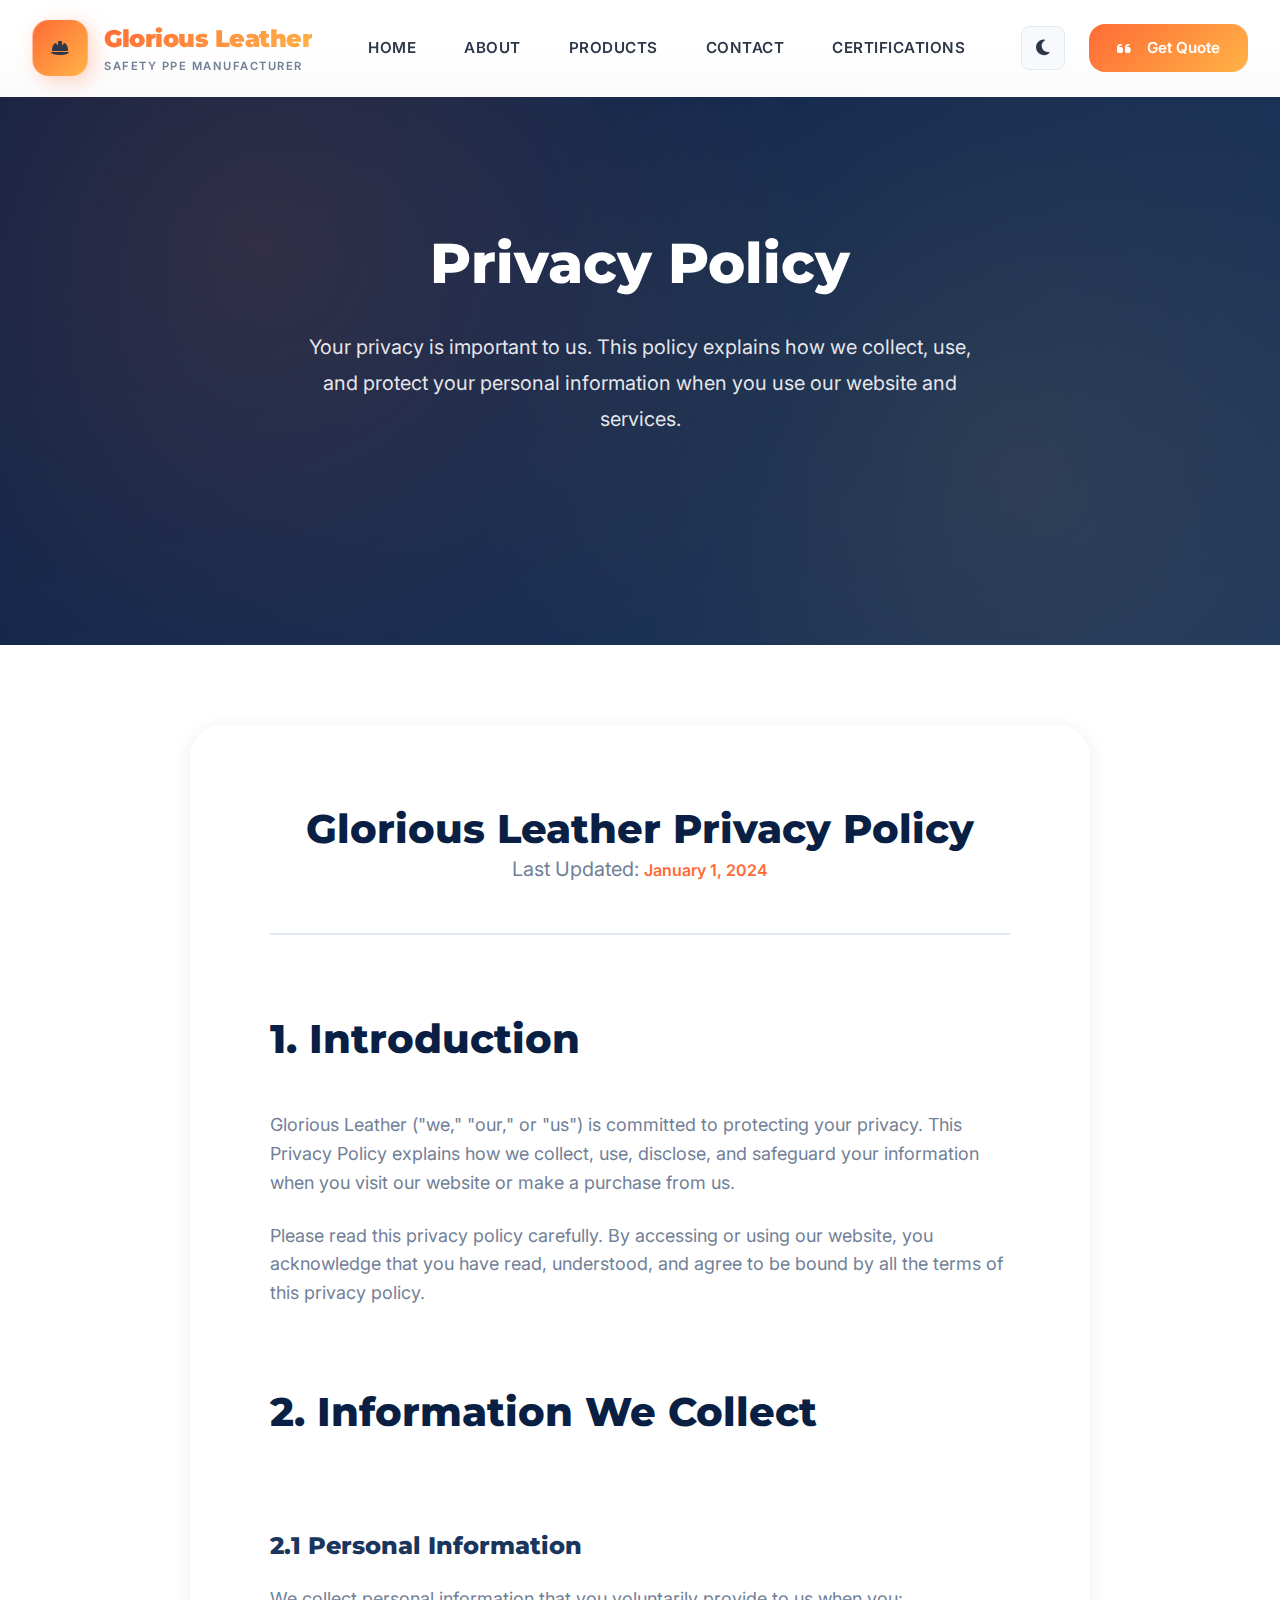
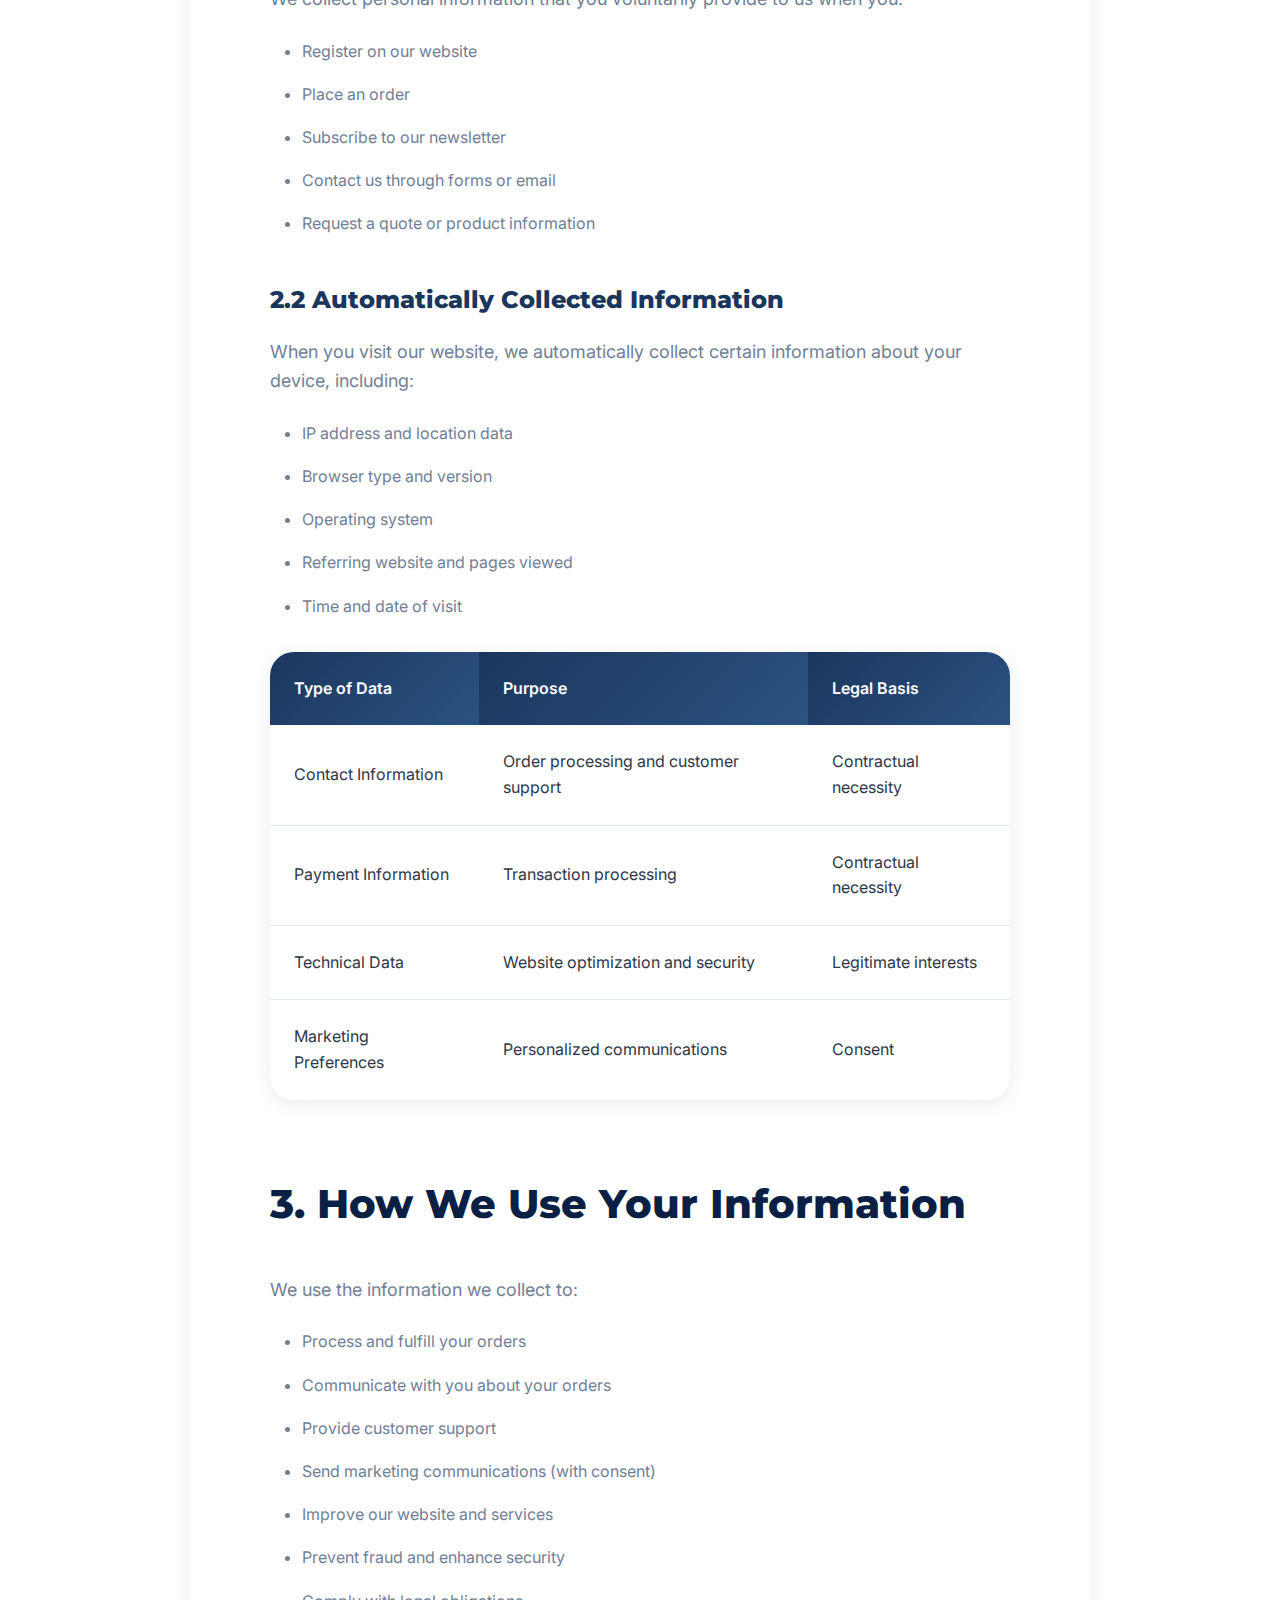
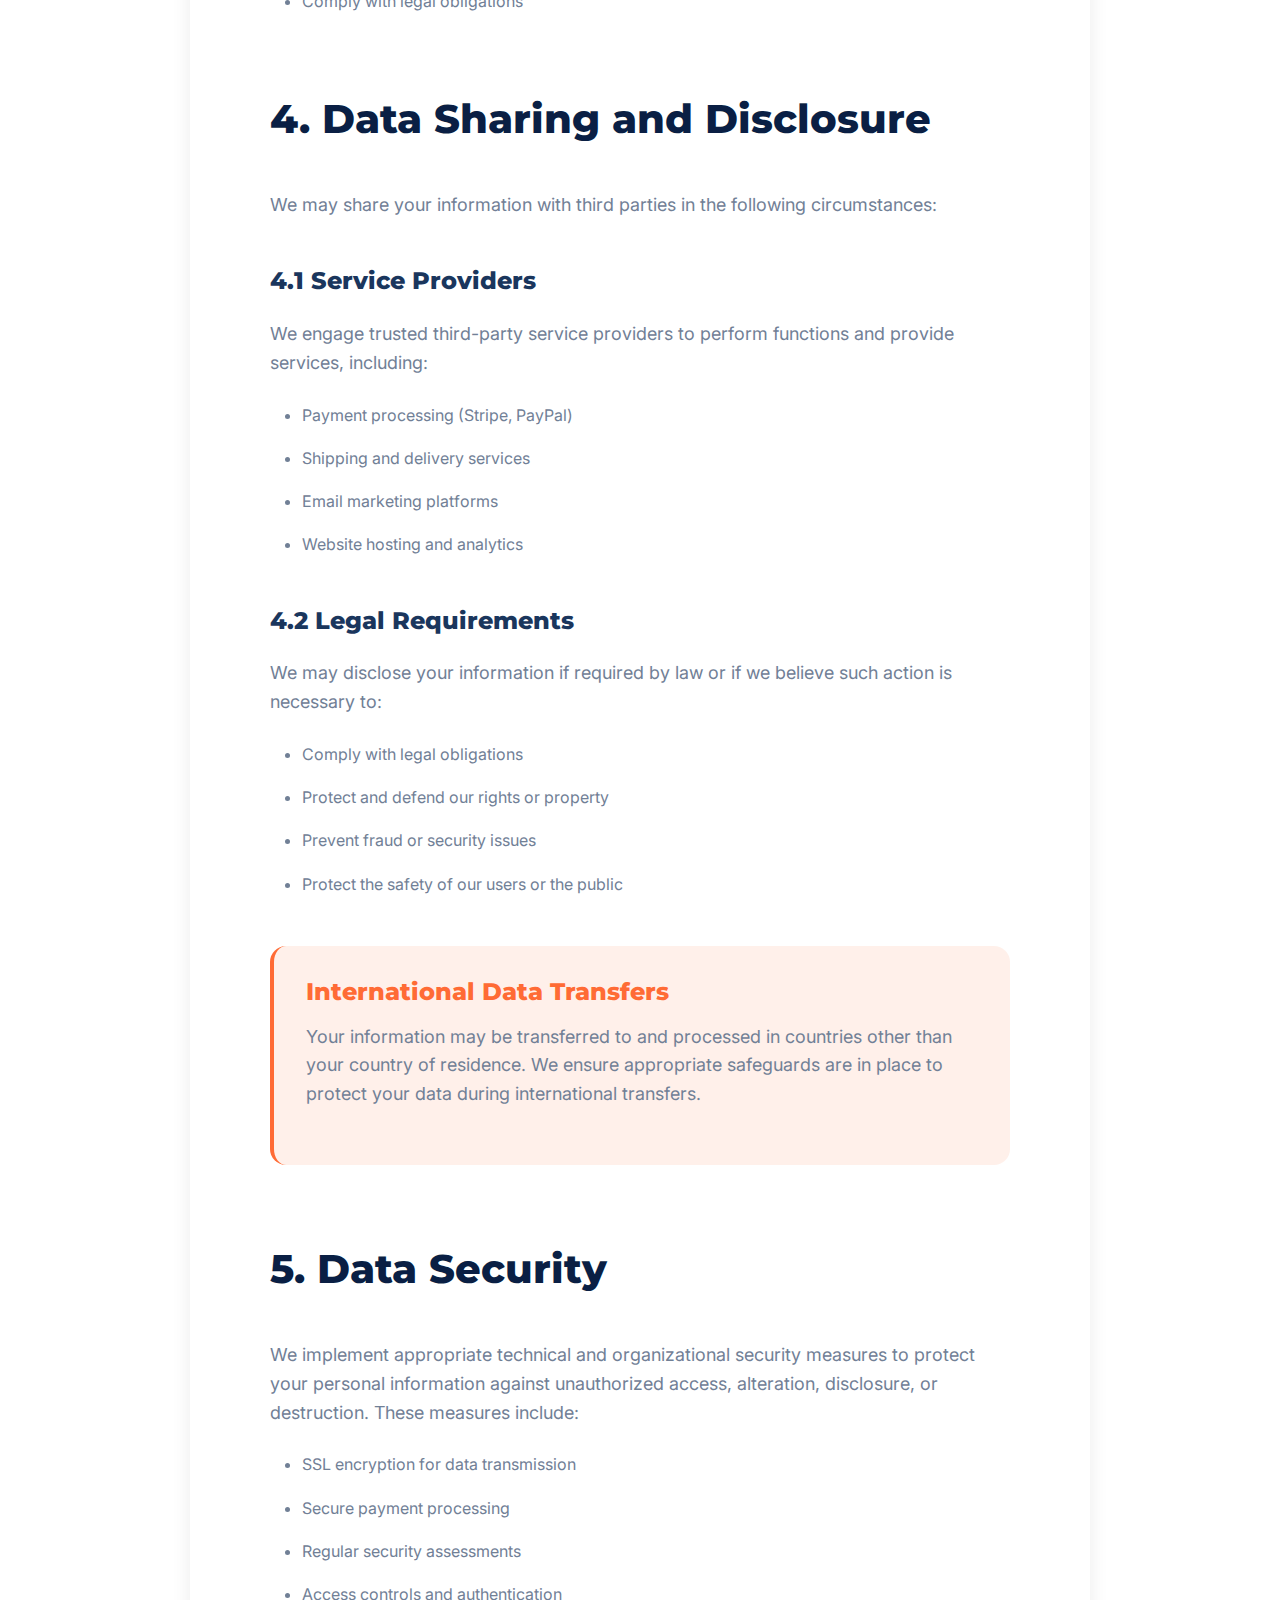
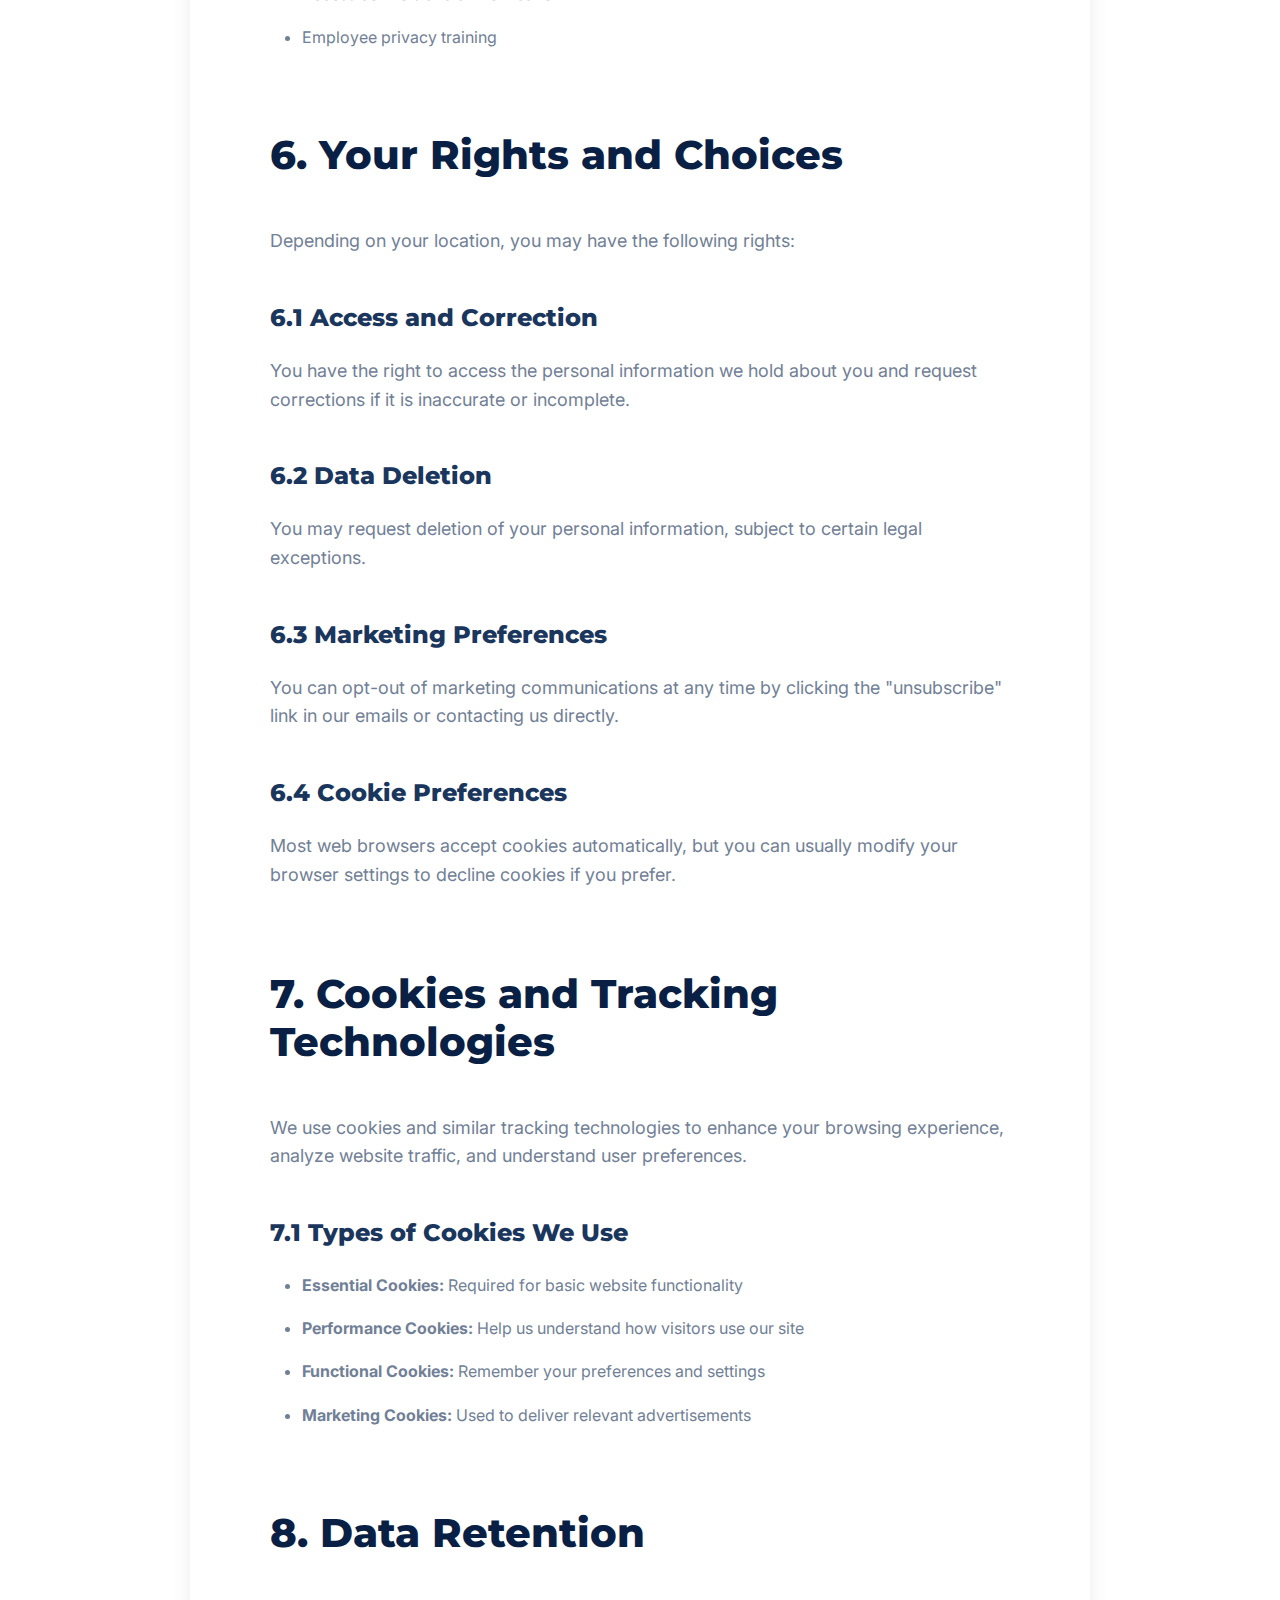
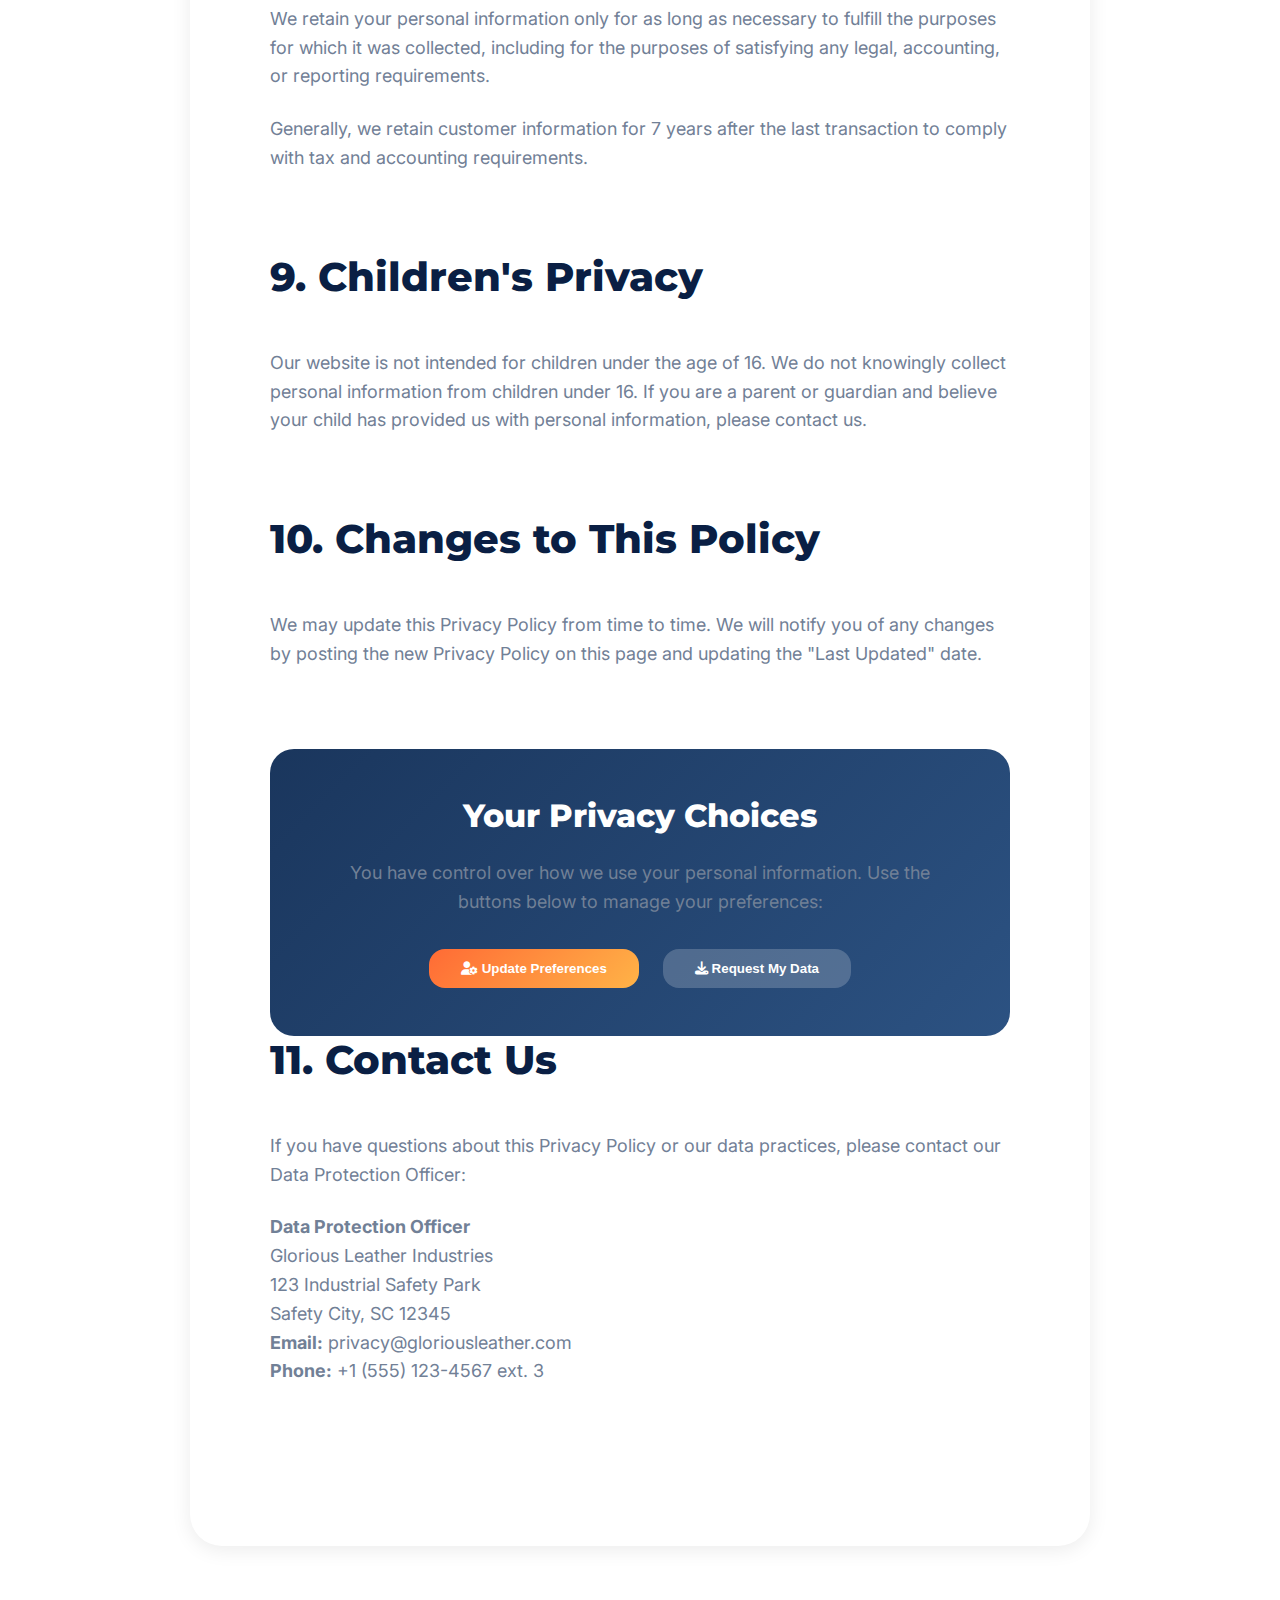
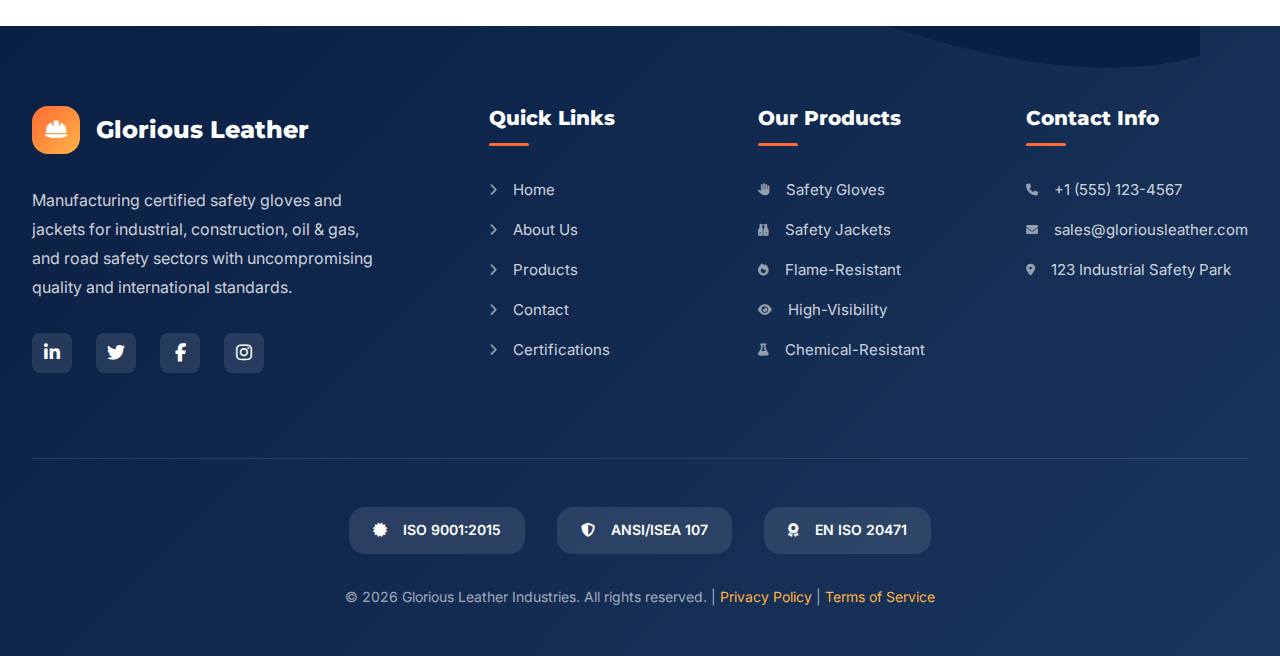
<file: privacy.html>
<!doctype html>
<html lang="en">
  <head>
    <meta charset="UTF-8" />
    <meta name="viewport" content="width=device-width, initial-scale=1.0" />
    <title>
      Privacy Policy | Glorious Leather - Premium Safety PPE Manufacturer
    </title>

    <!-- Fonts & Icons -->
    <link
      rel="stylesheet"
      href="https://cdnjs.cloudflare.com/ajax/libs/font-awesome/6.4.0/css/all.min.css"
    />
    <link
      href="https://fonts.googleapis.com/css2?family=Inter:wght@300;400;500;600;700;800&family=Montserrat:wght@700;800;900&display=swap"
      rel="stylesheet"
    />

    <style>
      /* Import base styles */
      :root {
        /* Colors */
        --primary-dark: #0a1f44;
        --primary-blue: #1a365d;
        --accent-orange: #ff6b35;
        --accent-yellow: #ffb347;
        --accent-red: #ff3b30;
        --accent-green: #10b981;
        --light-bg: #f7f9fc;
        --white: #ffffff;
        --card-bg: #ffffff;
        --text-dark: #2d3748;
        --text-light: #718096;
        --border-light: #e2e8f0;

        /* Shadows */
        --shadow-soft: 0 4px 20px rgba(0, 0, 0, 0.08);
        --shadow-medium: 0 6px 30px rgba(0, 0, 0, 0.12);
        --shadow-hard: 0 10px 40px rgba(0, 0, 0, 0.15);
        --shadow-glow: 0 0 20px rgba(255, 107, 53, 0.2);

        /* Gradients */
        --gradient-orange: linear-gradient(135deg, #ff6b35, #ffb347);
        --gradient-blue: linear-gradient(135deg, #1a365d, #2c5282);
        --gradient-dark: linear-gradient(135deg, #0a1f44, #1a365d);
        --gradient-green: linear-gradient(135deg, #10b981, #34d399);

        /* Spacing */
        --space-xs: 0.5rem;
        --space-sm: 1rem;
        --space-md: 1.5rem;
        --space-lg: 2rem;
        --space-xl: 3rem;
        --space-2xl: 5rem;

        /* Border Radius */
        --radius-sm: 0.5rem;
        --radius-md: 1rem;
        --radius-lg: 1.5rem;
        --radius-xl: 2rem;

        /* Transitions */
        --transition-fast: 0.2s ease;
        --transition-normal: 0.3s ease;
        --transition-slow: 0.5s ease;
      }

      /* Dark Mode */
      .dark-mode {
        --primary-dark: #0f172a;
        --primary-blue: #1e293b;
        --light-bg: #0f172a;
        --card-bg: #1e293b;
        --text-dark: #f1f5f9;
        --text-light: #94a3b8;
        --border-light: #334155;
      }

      * {
        margin: 0;
        padding: 0;
        box-sizing: border-box;
      }

      html {
        font-size: 16px;
        scroll-behavior: smooth;
        scroll-padding-top: 90px;
      }

      body {
        font-family: "Inter", sans-serif;
        background-color: var(--light-bg);
        color: var(--text-dark);
        line-height: 1.6;
        overflow-x: hidden;
        transition:
          background-color var(--transition-normal),
          color var(--transition-normal);
      }

      h1,
      h2,
      h3,
      h4,
      h5,
      h6 {
        font-family: "Montserrat", sans-serif;
        font-weight: 800;
        line-height: 1.2;
        color: var(--primary-dark);
      }

      .dark-mode h1,
      .dark-mode h2,
      .dark-mode h3,
      .dark-mode h4,
      .dark-mode h5,
      .dark-mode h6 {
        color: var(--white);
      }

      h1 {
        font-size: 3.75rem;
      }
      h2 {
        font-size: 2.5rem;
      }
      h3 {
        font-size: 2rem;
      }
      h4 {
        font-size: 1.5rem;
      }

      p {
        color: var(--text-light);
        font-size: 1.125rem;
        margin-bottom: var(--space-md);
      }

      .dark-mode p {
        color: var(--text-light);
      }

      a {
        text-decoration: none;
        color: inherit;
        transition: all var(--transition-fast);
        cursor: pointer;
      }

      .container {
        width: 100%;
        max-width: 1280px;
        margin: 0 auto;
        padding: 0 var(--space-lg);
      }

      section {
        padding: var(--space-2xl) 0;
      }

      .text-center {
        text-align: center;
      }
      .text-orange {
        color: var(--accent-orange);
      }
      .text-gradient {
        background: var(--gradient-orange);
        -webkit-background-clip: text;
        -webkit-text-fill-color: transparent;
        background-clip: text;
      }

      /* ===== MISSING STYLES ===== */
      .section-subtitle {
        font-size: 1.25rem;
        color: var(--text-light);
        max-width: 700px;
        margin: 0 auto;
        line-height: 1.6;
      }

      .scroll-to-top {
        position: fixed;
        bottom: 30px;
        right: 30px;
        width: 50px;
        height: 50px;
        background: var(--gradient-orange);
        color: var(--white);
        border-radius: 50%;
        display: flex;
        align-items: center;
        justify-content: center;
        font-size: 1.25rem;
        cursor: pointer;
        z-index: 100;
        opacity: 0;
        transform: translateY(20px);
        transition: all var(--transition-normal);
        box-shadow: var(--shadow-glow);
      }

      .scroll-to-top.visible {
        opacity: 1;
        transform: translateY(0);
      }

      .scroll-to-top:hover {
        transform: translateY(-5px);
      }

      /* ===== PRIVACY HERO ===== */
      .privacy-hero {
        min-height: 40vh;
        display: flex;
        align-items: center;
        position: relative;
        overflow: hidden;
        background: linear-gradient(
          135deg,
          var(--primary-dark) 0%,
          var(--primary-blue) 100%
        );
        color: var(--white);
        margin-top: 70px;
        text-align: center;
      }

      .privacy-hero::before {
        content: "";
        position: absolute;
        top: 0;
        left: 0;
        right: 0;
        bottom: 0;
        background:
          radial-gradient(
            circle at 20% 30%,
            rgba(255, 107, 53, 0.15) 0%,
            transparent 50%
          ),
          radial-gradient(
            circle at 80% 70%,
            rgba(255, 179, 71, 0.1) 0%,
            transparent 50%
          );
      }

      .privacy-hero-content {
        position: relative;
        z-index: 2;
        max-width: 800px;
        margin: 0 auto;
        padding: var(--space-2xl) 0;
      }

      .privacy-hero h1 {
        font-size: 3.5rem;
        color: var(--white);
        margin-bottom: var(--space-lg);
      }

      .privacy-hero p {
        font-size: 1.25rem;
        color: rgba(255, 255, 255, 0.9);
        max-width: 700px;
        margin: 0 auto var(--space-xl);
        line-height: 1.8;
      }

      /* ===== PRIVACY CONTENT ===== */
      .privacy-content-section {
        background: var(--white);
        padding: var(--space-2xl) 0;
      }

      .dark-mode .privacy-content-section {
        background: var(--light-bg);
      }

      .privacy-container {
        max-width: 900px;
        margin: 0 auto;
        background: var(--card-bg);
        border-radius: var(--radius-xl);
        padding: var(--space-2xl);
        box-shadow: var(--shadow-soft);
      }

      .privacy-header {
        text-align: center;
        margin-bottom: var(--space-2xl);
        padding-bottom: var(--space-xl);
        border-bottom: 2px solid var(--border-light);
      }

      .last-updated {
        color: var(--accent-orange);
        font-weight: 600;
        margin-top: var(--space-sm);
        font-size: 1rem;
      }

      .privacy-section {
        margin-bottom: var(--space-2xl);
      }

      .privacy-section h2 {
        color: var(--primary-dark);
        margin-bottom: var(--space-lg);
        padding-bottom: var(--space-sm);
        border-bottom: 3px solid var(--gradient-orange);
        display: inline-block;
      }

      .dark-mode .privacy-section h2 {
        color: var(--white);
      }

      .privacy-section h3 {
        color: var(--primary-blue);
        margin: var(--space-xl) 0 var(--space-md);
        font-size: 1.5rem;
      }

      .dark-mode .privacy-section h3 {
        color: var(--accent-orange);
      }

      .privacy-list {
        margin-left: var(--space-lg);
        margin-bottom: var(--space-md);
      }

      .privacy-list li {
        margin-bottom: var(--space-sm);
        color: var(--text-light);
        line-height: 1.7;
      }

      .data-table {
        width: 100%;
        border-collapse: collapse;
        margin: var(--space-lg) 0;
        background: var(--card-bg);
        border-radius: var(--radius-lg);
        overflow: hidden;
        box-shadow: var(--shadow-soft);
      }

      .data-table th {
        background: var(--gradient-blue);
        color: var(--white);
        padding: var(--space-md);
        text-align: left;
        font-weight: 600;
      }

      .data-table td {
        padding: var(--space-md);
        border-bottom: 1px solid var(--border-light);
        color: var(--text-dark);
      }

      .dark-mode .data-table td {
        color: var(--white);
      }

      .data-table tr:last-child td {
        border-bottom: none;
      }

      .important-note {
        background: rgba(255, 107, 53, 0.1);
        border-left: 4px solid var(--accent-orange);
        padding: var(--space-lg);
        border-radius: var(--radius-md);
        margin: var(--space-xl) 0;
      }

      .important-note h4 {
        color: var(--accent-orange);
        margin-bottom: var(--space-sm);
      }

      .consent-box {
        background: var(--gradient-blue);
        color: var(--white);
        padding: var(--space-xl);
        border-radius: var(--radius-lg);
        margin-top: var(--space-xl);
        text-align: center;
      }

      .consent-box h3 {
        color: var(--white);
        margin-bottom: var(--space-md);
      }

      .consent-actions {
        display: flex;
        gap: var(--space-md);
        justify-content: center;
        margin-top: var(--space-lg);
      }

      .consent-button {
        padding: 0.75rem 2rem;
        background: var(--gradient-orange);
        color: var(--white);
        border-radius: var(--radius-md);
        font-weight: 600;
        border: none;
        cursor: pointer;
        transition: all var(--transition-normal);
      }

      .consent-button:hover {
        transform: translateY(-2px);
        box-shadow: var(--shadow-glow);
      }

      .consent-button.secondary {
        background: rgba(255, 255, 255, 0.2);
      }

      /* ===== HEADER & FOOTER STYLES ===== */
      .header {
        position: fixed;
        top: 0;
        left: 0;
        right: 0;
        z-index: 1000;
        background: rgba(255, 255, 255, 0.98);
        backdrop-filter: blur(20px);
        -webkit-backdrop-filter: blur(20px);
        border-bottom: 1px solid rgba(255, 255, 255, 0.2);
        transition: all var(--transition-normal);
        padding: 0.5rem 0;
      }

      .dark-mode .header {
        background: rgba(15, 23, 42, 0.98);
        border-bottom: 1px solid rgba(255, 255, 255, 0.1);
      }

      .header.scrolled {
        box-shadow: var(--shadow-soft);
        padding: 0.25rem 0;
      }

      .header-container {
        display: flex;
        align-items: center;
        justify-content: space-between;
        padding: 0.75rem 0;
      }

      .logo {
        display: flex;
        align-items: center;
        gap: var(--space-sm);
        position: relative;
      }

      .logo-icon {
        width: 56px;
        height: 56px;
        background: var(--gradient-orange);
        border-radius: var(--radius-md);
        display: flex;
        align-items: center;
        justify-content: center;
        position: relative;
        transform-style: preserve-3d;
        transform: perspective(1000px) rotateY(-10deg);
        box-shadow: 5px 5px 20px rgba(255, 107, 53, 0.3);
      }

      .logo-text {
        display: flex;
        flex-direction: column;
      }

      .logo-main {
        font-family: "Montserrat", sans-serif;
        font-size: 1.5rem;
        font-weight: 900;
        letter-spacing: -0.5px;
        background: var(--gradient-orange);
        -webkit-background-clip: text;
        -webkit-text-fill-color: transparent;
        background-clip: text;
      }

      .logo-sub {
        font-size: 0.7rem;
        color: var(--text-light);
        letter-spacing: 1.5px;
        text-transform: uppercase;
        font-weight: 600;
      }

      .nav-main {
        display: flex;
        gap: var(--space-xl);
        align-items: center;
      }

      .nav-link {
        position: relative;
        font-weight: 600;
        font-size: 0.95rem;
        padding: 0.5rem 0;
        color: var(--text-dark);
        text-transform: uppercase;
        letter-spacing: 0.5px;
      }

      .dark-mode .nav-link {
        color: var(--white);
      }

      .nav-link::after {
        content: "";
        position: absolute;
        bottom: 0;
        left: 0;
        width: 0;
        height: 3px;
        background: var(--gradient-orange);
        border-radius: 1.5px;
        transition: width var(--transition-normal);
      }

      .nav-link:hover::after,
      .nav-link.active::after {
        width: 100%;
      }

      .nav-link:hover,
      .nav-link.active {
        color: var(--accent-orange);
      }

      .header-actions {
        display: flex;
        align-items: center;
        gap: var(--space-md);
      }

      .theme-toggle {
        width: 44px;
        height: 44px;
        border-radius: var(--radius-sm);
        background: var(--light-bg);
        border: 1px solid var(--border-light);
        color: var(--text-dark);
        cursor: pointer;
        display: flex;
        align-items: center;
        justify-content: center;
        font-size: 1.125rem;
        transition: all var(--transition-normal);
        position: relative;
        overflow: hidden;
      }

      .dark-mode .theme-toggle {
        background: var(--card-bg);
        border-color: var(--border-light);
        color: var(--white);
      }

      .theme-toggle:hover {
        background: var(--accent-orange);
        color: var(--white);
        transform: rotate(15deg) scale(1.1);
        box-shadow: var(--shadow-glow);
      }

      .theme-toggle i {
        transition: transform 0.3s ease;
      }

      .theme-toggle:hover i {
        transform: rotate(180deg);
      }

      .cta-button {
        padding: 0.75rem 1.75rem;
        background: var(--gradient-orange);
        color: var(--white);
        border-radius: var(--radius-md);
        font-weight: 600;
        font-size: 0.95rem;
        display: flex;
        align-items: center;
        gap: var(--space-sm);
        transition: all var(--transition-normal);
        position: relative;
        overflow: hidden;
      }

      .cta-button::before {
        content: "";
        position: absolute;
        top: 0;
        left: -100%;
        width: 100%;
        height: 100%;
        background: linear-gradient(
          90deg,
          transparent,
          rgba(255, 255, 255, 0.2),
          transparent
        );
        transition: left 0.7s ease;
      }

      .cta-button:hover::before {
        left: 100%;
      }

      .cta-button:hover {
        transform: translateY(-2px);
        box-shadow: var(--shadow-glow);
      }

      .mobile-toggle {
        display: none;
        background: none;
        border: none;
        color: var(--text-dark);
        font-size: 1.5rem;
        cursor: pointer;
        width: 44px;
        height: 44px;
        border-radius: var(--radius-sm);
        align-items: center;
        justify-content: center;
        transition: all var(--transition-fast);
      }

      .dark-mode .mobile-toggle {
        color: var(--white);
      }

      .mobile-toggle:hover {
        background: var(--border-light);
      }

      .mobile-menu {
        position: fixed;
        top: 80px;
        left: 0;
        right: 0;
        background: var(--card-bg);
        backdrop-filter: blur(20px);
        -webkit-backdrop-filter: blur(20px);
        padding: var(--space-lg);
        border-top: 1px solid var(--border-light);
        transform: translateY(-100%);
        opacity: 0;
        visibility: hidden;
        transition: all var(--transition-normal);
        z-index: 999;
        box-shadow: var(--shadow-hard);
        max-height: calc(100vh - 80px);
        overflow-y: auto;
      }

      .mobile-menu.active {
        transform: translateY(0);
        opacity: 1;
        visibility: visible;
      }

      .mobile-nav {
        display: flex;
        flex-direction: column;
        gap: var(--space-sm);
      }

      .mobile-nav a {
        padding: var(--space-md);
        border-radius: var(--radius-md);
        background: var(--light-bg);
        color: var(--text-dark);
        font-weight: 600;
        transition: all var(--transition-fast);
        text-align: center;
      }

      .dark-mode .mobile-nav a {
        background: var(--primary-blue);
        color: var(--white);
      }

      .mobile-nav a:hover,
      .mobile-nav a.active {
        background: var(--gradient-orange);
        color: var(--white);
        transform: translateX(10px);
      }

      /* Footer Styles */
      .footer {
        background: var(--gradient-dark);
        color: var(--white);
        padding: var(--space-2xl) 0 0;
        position: relative;
        overflow: hidden;
      }

      .footer-wave {
        position: absolute;
        top: -50px;
        left: 0;
        right: 0;
        height: 100px;
        background: url("data:image/svg+xml,%3Csvg xmlns='http://www.w3.org/2000/svg' viewBox='0 0 1200 120' preserveAspectRatio='none'%3E%3Cpath d='M321.39,56.44c58-10.79,114.16-30.13,172-41.86,82.39-16.72,168.19-17.73,250.45-.39C823.78,31,906.67,72,985.66,92.83c70.05,18.48,146.53,26.09,214.34,3V0H0V27.35A600.21,600.21,0,0,0,321.39,56.44Z' fill='%230a1f44'%3E%3C/path%3E%3C/svg%3E");
        background-size: 1200px 100px;
      }

      .dark-mode .footer-wave {
        background: url("data:image/svg+xml,%3Csvg xmlns='http://www.w3.org/2000/svg' viewBox='0 0 1200 120' preserveAspectRatio='none'%3E%3Cpath d='M321.39,56.44c58-10.79,114.16-30.13,172-41.86,82.39-16.72,168.19-17.73,250.45-.39C823.78,31,906.67,72,985.66,92.83c70.05,18.48,146.53,26.09,214.34,3V0H0V27.35A600.21,600.21,0,0,0,321.39,56.44Z' fill='%231e293b'%3E%3C/path%3E%3C/svg%3E");
      }

      .footer-content {
        position: relative;
        z-index: 1;
        display: grid;
        grid-template-columns: 2fr 1fr 1fr 1fr;
        gap: var(--space-2xl);
        margin-bottom: var(--space-2xl);
      }

      .footer-brand {
        max-width: 350px;
      }

      .footer-logo {
        display: flex;
        align-items: center;
        gap: var(--space-sm);
        margin-bottom: var(--space-lg);
      }

      .footer-logo-icon {
        width: 48px;
        height: 48px;
        background: var(--gradient-orange);
        border-radius: var(--radius-md);
        display: flex;
        align-items: center;
        justify-content: center;
        font-size: 1.25rem;
        color: var(--white);
      }

      .footer-logo-text {
        font-family: "Montserrat", sans-serif;
        font-size: 1.5rem;
        font-weight: 800;
        color: var(--white);
      }

      .footer-about {
        color: rgba(255, 255, 255, 0.8);
        line-height: 1.8;
        margin-bottom: var(--space-lg);
        font-size: 1rem;
      }

      .footer-social {
        display: flex;
        gap: var(--space-md);
      }

      .social-link {
        width: 40px;
        height: 40px;
        background: rgba(255, 255, 255, 0.1);
        border-radius: var(--radius-sm);
        display: flex;
        align-items: center;
        justify-content: center;
        color: var(--white);
        font-size: 1.125rem;
        transition: all var(--transition-normal);
        position: relative;
        overflow: hidden;
      }

      .social-link::before {
        content: "";
        position: absolute;
        top: 0;
        left: 0;
        right: 0;
        bottom: 0;
        background: var(--gradient-orange);
        opacity: 0;
        transition: opacity var(--transition-normal);
      }

      .social-link:hover::before {
        opacity: 1;
      }

      .social-link i {
        position: relative;
        z-index: 1;
      }

      .social-link:hover {
        transform: translateY(-3px);
        box-shadow: 0 10px 20px rgba(255, 107, 53, 0.3);
      }

      .footer-column h3 {
        color: var(--white);
        font-size: 1.25rem;
        margin-bottom: var(--space-lg);
        position: relative;
        padding-bottom: var(--space-sm);
      }

      .footer-column h3::after {
        content: "";
        position: absolute;
        bottom: 0;
        left: 0;
        width: 40px;
        height: 3px;
        background: var(--accent-orange);
        border-radius: 1.5px;
      }

      .footer-links {
        list-style: none;
      }

      .footer-links li {
        margin-bottom: var(--space-sm);
      }

      .footer-links a {
        color: rgba(255, 255, 255, 0.8);
        transition: all var(--transition-fast);
        display: flex;
        align-items: center;
        gap: var(--space-sm);
        font-size: 0.9375rem;
      }

      .footer-links a:hover {
        color: var(--accent-orange);
        transform: translateX(5px);
      }

      .footer-links i {
        font-size: 0.75rem;
        opacity: 0.7;
      }

      .footer-bottom {
        border-top: 1px solid rgba(255, 255, 255, 0.1);
        padding: var(--space-xl) 0;
        text-align: center;
        position: relative;
        z-index: 1;
      }

      .footer-certs {
        display: flex;
        justify-content: center;
        gap: var(--space-lg);
        margin-bottom: var(--space-lg);
        flex-wrap: wrap;
      }

      .cert-badge {
        background: rgba(255, 255, 255, 0.1);
        padding: 0.75rem 1.5rem;
        border-radius: var(--radius-md);
        font-size: 0.875rem;
        font-weight: 600;
        color: var(--white);
        display: flex;
        align-items: center;
        gap: var(--space-sm);
        transition: all var(--transition-normal);
      }

      .cert-badge:hover {
        background: rgba(255, 255, 255, 0.2);
        transform: translateY(-2px);
      }

      .footer-copyright {
        color: rgba(255, 255, 255, 0.6);
        font-size: 0.875rem;
      }

      .footer-copyright a {
        color: var(--accent-yellow);
        text-decoration: none;
        transition: color var(--transition-fast);
      }

      .footer-copyright a:hover {
        color: var(--white);
      }

      /* Responsive */
      @media (max-width: 992px) {
        .footer-content {
          grid-template-columns: repeat(2, 1fr);
        }

        .privacy-container {
          padding: var(--space-xl);
        }

        .consent-actions {
          flex-direction: column;
          align-items: center;
        }

        .consent-button {
          width: 100%;
          max-width: 300px;
        }
      }

      @media (max-width: 768px) {
        h1 {
          font-size: 2.5rem;
        }
        h2 {
          font-size: 2rem;
        }

        .privacy-hero h1 {
          font-size: 2.5rem;
        }

        .nav-main {
          display: none;
        }
        .mobile-toggle {
          display: flex;
        }

        .footer-content {
          grid-template-columns: 1fr;
        }

        .data-table {
          display: block;
          overflow-x: auto;
        }
      }

      @media (max-width: 576px) {
        h1 {
          font-size: 2.25rem;
        }
        h2 {
          font-size: 1.75rem;
        }

        .privacy-hero h1 {
          font-size: 2.25rem;
        }

        .privacy-container {
          padding: var(--space-lg);
        }

        .scroll-to-top {
          bottom: 20px;
          right: 20px;
          width: 40px;
          height: 40px;
          font-size: 1rem;
        }
      }

      /* Animations */
      .animate-on-scroll {
        opacity: 0;
        transform: translateY(30px);
        transition:
          opacity 0.6s ease,
          transform 0.6s ease;
      }

      .animate-on-scroll.visible {
        opacity: 1;
        transform: translateY(0);
      }
    </style>
  </head>
  <body>
    <!-- Header -->
    <header class="header">
      <div class="container">
        <div class="header-container">
          <a href="index.html" class="logo">
            <div class="logo-icon">
              <i class="fas fa-hard-hat"></i>
            </div>
            <div class="logo-text">
              <div class="logo-main">Glorious Leather</div>
              <div class="logo-sub">Safety PPE Manufacturer</div>
            </div>
          </a>

          <nav class="nav-main">
            <a href="index.html" class="nav-link">Home</a>
            <a href="about.html" class="nav-link">About</a>
            <a href="products.html" class="nav-link">Products</a>
            <a href="contact.html" class="nav-link">Contact</a>
            <a href="certifications.html" class="nav-link">Certifications</a>
          </nav>

          <div class="header-actions">
            <button
              class="theme-toggle"
              id="themeToggle"
              aria-label="Toggle dark mode"
            >
              <i class="fas fa-moon"></i>
            </button>
            <a href="contact.html" class="cta-button">
              <i class="fas fa-quote-left"></i>
              Get Quote
            </a>
            <button
              class="mobile-toggle"
              id="mobileToggle"
              aria-label="Toggle mobile menu"
            >
              <i class="fas fa-bars"></i>
            </button>
          </div>
        </div>
      </div>

      <div class="mobile-menu" id="mobileMenu">
        <nav class="mobile-nav">
          <a href="index.html">Home</a>
          <a href="about.html">About</a>
          <a href="products.html">Products</a>
          <a href="contact.html">Contact</a>
          <a href="certifications.html">Certifications</a>
        </nav>
      </div>
    </header>

    <!-- Privacy Hero -->
    <section class="privacy-hero">
      <div class="container">
        <div class="privacy-hero-content">
          <h1>Privacy Policy</h1>
          <p>
            Your privacy is important to us. This policy explains how we
            collect, use, and protect your personal information when you use our
            website and services.
          </p>
        </div>
      </div>
    </section>

    <!-- Privacy Content -->
    <section class="privacy-content-section">
      <div class="container">
        <div class="privacy-container">
          <div class="privacy-header">
            <h2>Glorious Leather Privacy Policy</h2>
            <p class="section-subtitle">
              Last Updated: <span class="last-updated">January 1, 2024</span>
            </p>
          </div>

          <div class="privacy-section">
            <h2>1. Introduction</h2>
            <p>
              Glorious Leather ("we," "our," or "us") is committed to protecting
              your privacy. This Privacy Policy explains how we collect, use,
              disclose, and safeguard your information when you visit our
              website or make a purchase from us.
            </p>
            <p>
              Please read this privacy policy carefully. By accessing or using
              our website, you acknowledge that you have read, understood, and
              agree to be bound by all the terms of this privacy policy.
            </p>
          </div>

          <div class="privacy-section">
            <h2>2. Information We Collect</h2>
            <h3>2.1 Personal Information</h3>
            <p>
              We collect personal information that you voluntarily provide to us
              when you:
            </p>
            <ul class="privacy-list">
              <li>Register on our website</li>
              <li>Place an order</li>
              <li>Subscribe to our newsletter</li>
              <li>Contact us through forms or email</li>
              <li>Request a quote or product information</li>
            </ul>

            <h3>2.2 Automatically Collected Information</h3>
            <p>
              When you visit our website, we automatically collect certain
              information about your device, including:
            </p>
            <ul class="privacy-list">
              <li>IP address and location data</li>
              <li>Browser type and version</li>
              <li>Operating system</li>
              <li>Referring website and pages viewed</li>
              <li>Time and date of visit</li>
            </ul>

            <table class="data-table">
              <thead>
                <tr>
                  <th>Type of Data</th>
                  <th>Purpose</th>
                  <th>Legal Basis</th>
                </tr>
              </thead>
              <tbody>
                <tr>
                  <td>Contact Information</td>
                  <td>Order processing and customer support</td>
                  <td>Contractual necessity</td>
                </tr>
                <tr>
                  <td>Payment Information</td>
                  <td>Transaction processing</td>
                  <td>Contractual necessity</td>
                </tr>
                <tr>
                  <td>Technical Data</td>
                  <td>Website optimization and security</td>
                  <td>Legitimate interests</td>
                </tr>
                <tr>
                  <td>Marketing Preferences</td>
                  <td>Personalized communications</td>
                  <td>Consent</td>
                </tr>
              </tbody>
            </table>
          </div>

          <div class="privacy-section">
            <h2>3. How We Use Your Information</h2>
            <p>We use the information we collect to:</p>
            <ul class="privacy-list">
              <li>Process and fulfill your orders</li>
              <li>Communicate with you about your orders</li>
              <li>Provide customer support</li>
              <li>Send marketing communications (with consent)</li>
              <li>Improve our website and services</li>
              <li>Prevent fraud and enhance security</li>
              <li>Comply with legal obligations</li>
            </ul>
          </div>

          <div class="privacy-section">
            <h2>4. Data Sharing and Disclosure</h2>
            <p>
              We may share your information with third parties in the following
              circumstances:
            </p>

            <h3>4.1 Service Providers</h3>
            <p>
              We engage trusted third-party service providers to perform
              functions and provide services, including:
            </p>
            <ul class="privacy-list">
              <li>Payment processing (Stripe, PayPal)</li>
              <li>Shipping and delivery services</li>
              <li>Email marketing platforms</li>
              <li>Website hosting and analytics</li>
            </ul>

            <h3>4.2 Legal Requirements</h3>
            <p>
              We may disclose your information if required by law or if we
              believe such action is necessary to:
            </p>
            <ul class="privacy-list">
              <li>Comply with legal obligations</li>
              <li>Protect and defend our rights or property</li>
              <li>Prevent fraud or security issues</li>
              <li>Protect the safety of our users or the public</li>
            </ul>

            <div class="important-note">
              <h4>International Data Transfers</h4>
              <p>
                Your information may be transferred to and processed in
                countries other than your country of residence. We ensure
                appropriate safeguards are in place to protect your data during
                international transfers.
              </p>
            </div>
          </div>

          <div class="privacy-section">
            <h2>5. Data Security</h2>
            <p>
              We implement appropriate technical and organizational security
              measures to protect your personal information against unauthorized
              access, alteration, disclosure, or destruction. These measures
              include:
            </p>
            <ul class="privacy-list">
              <li>SSL encryption for data transmission</li>
              <li>Secure payment processing</li>
              <li>Regular security assessments</li>
              <li>Access controls and authentication</li>
              <li>Employee privacy training</li>
            </ul>
          </div>

          <div class="privacy-section">
            <h2>6. Your Rights and Choices</h2>
            <p>
              Depending on your location, you may have the following rights:
            </p>

            <h3>6.1 Access and Correction</h3>
            <p>
              You have the right to access the personal information we hold
              about you and request corrections if it is inaccurate or
              incomplete.
            </p>

            <h3>6.2 Data Deletion</h3>
            <p>
              You may request deletion of your personal information, subject to
              certain legal exceptions.
            </p>

            <h3>6.3 Marketing Preferences</h3>
            <p>
              You can opt-out of marketing communications at any time by
              clicking the "unsubscribe" link in our emails or contacting us
              directly.
            </p>

            <h3>6.4 Cookie Preferences</h3>
            <p>
              Most web browsers accept cookies automatically, but you can
              usually modify your browser settings to decline cookies if you
              prefer.
            </p>
          </div>

          <div class="privacy-section">
            <h2>7. Cookies and Tracking Technologies</h2>
            <p>
              We use cookies and similar tracking technologies to enhance your
              browsing experience, analyze website traffic, and understand user
              preferences.
            </p>

            <h3>7.1 Types of Cookies We Use</h3>
            <ul class="privacy-list">
              <li>
                <strong>Essential Cookies:</strong> Required for basic website
                functionality
              </li>
              <li>
                <strong>Performance Cookies:</strong> Help us understand how
                visitors use our site
              </li>
              <li>
                <strong>Functional Cookies:</strong> Remember your preferences
                and settings
              </li>
              <li>
                <strong>Marketing Cookies:</strong> Used to deliver relevant
                advertisements
              </li>
            </ul>
          </div>

          <div class="privacy-section">
            <h2>8. Data Retention</h2>
            <p>
              We retain your personal information only for as long as necessary
              to fulfill the purposes for which it was collected, including for
              the purposes of satisfying any legal, accounting, or reporting
              requirements.
            </p>
            <p>
              Generally, we retain customer information for 7 years after the
              last transaction to comply with tax and accounting requirements.
            </p>
          </div>

          <div class="privacy-section">
            <h2>9. Children's Privacy</h2>
            <p>
              Our website is not intended for children under the age of 16. We
              do not knowingly collect personal information from children under
              16. If you are a parent or guardian and believe your child has
              provided us with personal information, please contact us.
            </p>
          </div>

          <div class="privacy-section">
            <h2>10. Changes to This Policy</h2>
            <p>
              We may update this Privacy Policy from time to time. We will
              notify you of any changes by posting the new Privacy Policy on
              this page and updating the "Last Updated" date.
            </p>
          </div>

          <div class="consent-box">
            <h3>Your Privacy Choices</h3>
            <p>
              You have control over how we use your personal information. Use
              the buttons below to manage your preferences:
            </p>
            <div class="consent-actions">
              <button class="consent-button" id="updatePreferences">
                <i class="fas fa-user-cog"></i>
                Update Preferences
              </button>
              <button class="consent-button secondary" id="requestData">
                <i class="fas fa-download"></i>
                Request My Data
              </button>
            </div>
          </div>

          <div class="privacy-section">
            <h2>11. Contact Us</h2>
            <p>
              If you have questions about this Privacy Policy or our data
              practices, please contact our Data Protection Officer:
            </p>
            <p style="margin-top: var(--space-md)">
              <strong>Data Protection Officer</strong><br />
              Glorious Leather Industries<br />
              123 Industrial Safety Park<br />
              Safety City, SC 12345<br />
              <strong>Email:</strong> privacy@gloriousleather.com<br />
              <strong>Phone:</strong> +1 (555) 123-4567 ext. 3
            </p>
          </div>
        </div>
      </div>
    </section>

    <!-- Footer -->
    <footer class="footer">
      <div class="footer-wave"></div>

      <div class="container">
        <div class="footer-content">
          <div class="footer-brand">
            <a href="index.html" class="footer-logo">
              <div class="footer-logo-icon">
                <i class="fas fa-hard-hat"></i>
              </div>
              <div class="footer-logo-text">Glorious Leather</div>
            </a>
            <p class="footer-about">
              Manufacturing certified safety gloves and jackets for industrial,
              construction, oil & gas, and road safety sectors with
              uncompromising quality and international standards.
            </p>
            <div class="footer-social">
              <a
                href="https://linkedin.com"
                class="social-link"
                aria-label="LinkedIn"
                target="_blank"
              >
                <i class="fab fa-linkedin-in"></i>
              </a>
              <a
                href="https://twitter.com"
                class="social-link"
                aria-label="Twitter"
                target="_blank"
              >
                <i class="fab fa-twitter"></i>
              </a>
              <a
                href="https://facebook.com"
                class="social-link"
                aria-label="Facebook"
                target="_blank"
              >
                <i class="fab fa-facebook-f"></i>
              </a>
              <a
                href="https://instagram.com"
                class="social-link"
                aria-label="Instagram"
                target="_blank"
              >
                <i class="fab fa-instagram"></i>
              </a>
            </div>
          </div>

          <div class="footer-column">
            <h3>Quick Links</h3>
            <ul class="footer-links">
              <li>
                <a href="index.html"
                  ><i class="fas fa-chevron-right"></i> Home</a
                >
              </li>
              <li>
                <a href="about.html"
                  ><i class="fas fa-chevron-right"></i> About Us</a
                >
              </li>
              <li>
                <a href="products.html"
                  ><i class="fas fa-chevron-right"></i> Products</a
                >
              </li>
              <li>
                <a href="contact.html"
                  ><i class="fas fa-chevron-right"></i> Contact</a
                >
              </li>
              <li>
                <a href="certifications.html"
                  ><i class="fas fa-chevron-right"></i> Certifications</a
                >
              </li>
            </ul>
          </div>

          <div class="footer-column">
            <h3>Our Products</h3>
            <ul class="footer-links">
              <li>
                <a href="products.html#gloves"
                  ><i class="fas fa-hand-paper"></i> Safety Gloves</a
                >
              </li>
              <li>
                <a href="products.html#jackets"
                  ><i class="fas fa-vest"></i> Safety Jackets</a
                >
              </li>
              <li>
                <a href="products.html#flame"
                  ><i class="fas fa-fire"></i> Flame-Resistant</a
                >
              </li>
              <li>
                <a href="products.html#highvis"
                  ><i class="fas fa-eye"></i> High-Visibility</a
                >
              </li>
              <li>
                <a href="products.html#chemical"
                  ><i class="fas fa-flask"></i> Chemical-Resistant</a
                >
              </li>
            </ul>
          </div>

          <div class="footer-column">
            <h3>Contact Info</h3>
            <ul class="footer-links">
              <li>
                <a href="tel:+15551234567"
                  ><i class="fas fa-phone"></i> +1 (555) 123-4567</a
                >
              </li>
              <li>
                <a href="mailto:sales@gloriousleather.com"
                  ><i class="fas fa-envelope"></i> sales@gloriousleather.com</a
                >
              </li>
              <li>
                <a
                  href="https://maps.google.com/?q=123+Industrial+Safety+Park+Safety+City"
                  target="_blank"
                  ><i class="fas fa-map-marker-alt"></i> 123 Industrial Safety
                  Park</a
                >
              </li>
            </ul>
          </div>
        </div>

        <div class="footer-bottom">
          <div class="footer-certs">
            <div class="cert-badge">
              <i class="fas fa-certificate"></i> ISO 9001:2015
            </div>
            <div class="cert-badge">
              <i class="fas fa-shield-alt"></i> ANSI/ISEA 107
            </div>
            <div class="cert-badge">
              <i class="fas fa-award"></i> EN ISO 20471
            </div>
          </div>

          <div class="footer-copyright">
            &copy; <span id="currentYear"></span> Glorious Leather Industries.
            All rights reserved. |
            <a href="privacy.html" class="active">Privacy Policy</a> |
            <a href="terms.html">Terms of Service</a>
          </div>
        </div>
      </div>
    </footer>

    <!-- Scroll to Top Button -->
    <div class="scroll-to-top" id="scrollToTop">
      <i class="fas fa-chevron-up"></i>
    </div>

    <script>
      // ===== HEADER SCROLL EFFECT =====
      window.addEventListener("scroll", () => {
        const header = document.querySelector(".header");
        if (window.scrollY > 50) {
          header.classList.add("scrolled");
        } else {
          header.classList.remove("scrolled");
        }

        const scrollToTop = document.getElementById("scrollToTop");
        if (window.scrollY > 300) {
          scrollToTop.classList.add("visible");
        } else {
          scrollToTop.classList.remove("visible");
        }
      });

      // Theme Toggle
      const themeToggle = document.getElementById("themeToggle");
      const themeIcon = themeToggle.querySelector("i");
      const body = document.body;

      // Check for saved theme or prefer-color-scheme
      const prefersDarkScheme = window.matchMedia(
        "(prefers-color-scheme: dark)",
      );
      const savedTheme = localStorage.getItem("theme");

      // Set initial theme
      if (savedTheme === "dark" || (!savedTheme && prefersDarkScheme.matches)) {
        body.classList.add("dark-mode");
        themeIcon.className = "fas fa-sun";
        localStorage.setItem("theme", "dark");
      } else {
        body.classList.remove("dark-mode");
        themeIcon.className = "fas fa-moon";
        localStorage.setItem("theme", "light");
      }

      // Theme toggle functionality
      themeToggle.addEventListener("click", function () {
        body.classList.toggle("dark-mode");

        if (body.classList.contains("dark-mode")) {
          themeIcon.className = "fas fa-sun";
          localStorage.setItem("theme", "dark");

          // Add animation effect
          themeToggle.style.transform = "rotate(360deg) scale(1.2)";
          setTimeout(() => {
            themeToggle.style.transform = "";
          }, 300);
        } else {
          themeIcon.className = "fas fa-moon";
          localStorage.setItem("theme", "light");

          // Add animation effect
          themeToggle.style.transform = "rotate(-360deg) scale(1.2)";
          setTimeout(() => {
            themeToggle.style.transform = "";
          }, 300);
        }
      });

      // ===== MOBILE MENU =====
      const mobileToggle = document.getElementById("mobileToggle");
      const mobileMenu = document.getElementById("mobileMenu");
      const mobileIcon = mobileToggle.querySelector("i");

      mobileToggle.addEventListener("click", function (e) {
        e.stopPropagation();
        mobileMenu.classList.toggle("active");

        if (mobileMenu.classList.contains("active")) {
          mobileIcon.className = "fas fa-times";
          mobileToggle.setAttribute("aria-expanded", "true");
        } else {
          mobileIcon.className = "fas fa-bars";
          mobileToggle.setAttribute("aria-expanded", "false");
        }
      });

      // Close menu when clicking outside
      document.addEventListener("click", function (e) {
        if (
          !mobileToggle.contains(e.target) &&
          !mobileMenu.contains(e.target)
        ) {
          mobileMenu.classList.remove("active");
          mobileIcon.className = "fas fa-bars";
          mobileToggle.setAttribute("aria-expanded", "false");
        }
      });

      // Close menu when clicking on a link
      document.querySelectorAll(".mobile-nav a").forEach((link) => {
        link.addEventListener("click", function () {
          mobileMenu.classList.remove("active");
          mobileIcon.className = "fas fa-bars";
          mobileToggle.setAttribute("aria-expanded", "false");
        });
      });

      // ===== SMOOTH SCROLLING =====
      document.querySelectorAll('a[href^="#"]').forEach((anchor) => {
        anchor.addEventListener("click", function (e) {
          const href = this.getAttribute("href");

          // Skip if it's just "#"
          if (href === "#") return;

          const targetElement = document.querySelector(href);

          if (targetElement) {
            e.preventDefault();

            // Update active nav link
            document
              .querySelectorAll(".nav-link, .mobile-nav a")
              .forEach((link) => {
                link.classList.remove("active");
              });
            this.classList.add("active");

            // Scroll to target
            const headerHeight = document.querySelector(".header").offsetHeight;
            const targetPosition = targetElement.offsetTop - headerHeight - 20;

            window.scrollTo({
              top: targetPosition,
              behavior: "smooth",
            });
          }
        });
      });

      // ===== PAGE LINKS =====
      document.querySelectorAll('a[href*=".html"]').forEach((link) => {
        link.addEventListener("click", function (e) {
          const href = this.getAttribute("href");

          // Check if it's a page link
          if (href.includes(".html") && !href.includes("#")) {
            // Check if the page exists (simplified check)
            const validPages = [
              "index.html",
              "about.html",
              "products.html",
              "contact.html",
              "certifications.html",
              "privacy.html",
              "terms.html",
            ];

            if (!validPages.includes(href.split("/").pop())) {
              e.preventDefault();
              showMessage(
                "This page is under construction. Please check back soon!",
              );
            }
            // Allow navigation for valid pages
          }
        });
      });

      // Scroll to Top
      document.getElementById("scrollToTop").addEventListener("click", () => {
        window.scrollTo({
          top: 0,
          behavior: "smooth",
        });
      });

      // Set current year
      document.getElementById("currentYear").textContent =
        new Date().getFullYear();

      // ===== PRIVACY PREFERENCE FUNCTIONS =====
      document
        .getElementById("updatePreferences")
        .addEventListener("click", function () {
          alert(
            "Privacy Preference Center\n\nIn a real application, this would open a panel where you can:\n• Manage cookie preferences\n• Update communication settings\n• View privacy options\n\nFor now, please contact privacy@gloriousleather.com to update your preferences.",
          );
        });

      document
        .getElementById("requestData")
        .addEventListener("click", function () {
          alert(
            "Data Request Submitted\n\nWe will process your data request within 30 days as required by data protection regulations. You will receive an email with instructions to access your data.\n\nIf you don't receive an email, please contact privacy@gloriousleather.com.",
          );
        });

      // ===== SHOW MESSAGE FUNCTION =====
      function showMessage(text) {
        const message = document.createElement("div");
        message.style.cssText = `
          position: fixed;
          top: 50%;
          left: 50%;
          transform: translate(-50%, -50%);
          background: var(--card-bg);
          color: var(--text-dark);
          padding: 2rem;
          border-radius: var(--radius-lg);
          text-align: center;
          z-index: 10000;
          box-shadow: var(--shadow-hard);
          max-width: 400px;
          width: 90%;
          border: 2px solid var(--accent-orange);
          font-family: 'Inter', sans-serif;
        `;
        message.innerHTML = `
          <h3 style="color: var(--accent-orange); margin-bottom: 1rem; font-family: 'Montserrat', sans-serif;">
            Page Under Construction
          </h3>
          <p style="margin-bottom: 1.5rem;">${text}</p>
          <button onclick="this.parentElement.remove()" style="
            margin-top: 1rem;
            padding: 0.75rem 2rem;
            background: var(--gradient-orange);
            color: white;
            border: none;
            border-radius: var(--radius-md);
            cursor: pointer;
            font-weight: 600;
            font-size: 1rem;
            transition: all 0.3s ease;
          " onmouseover="this.style.transform='translateY(-2px)'" 
             onmouseout="this.style.transform='translateY(0)'">
            Close
          </button>
        `;
        document.body.appendChild(message);
      }
    </script>
  </body>
</html>
</file>
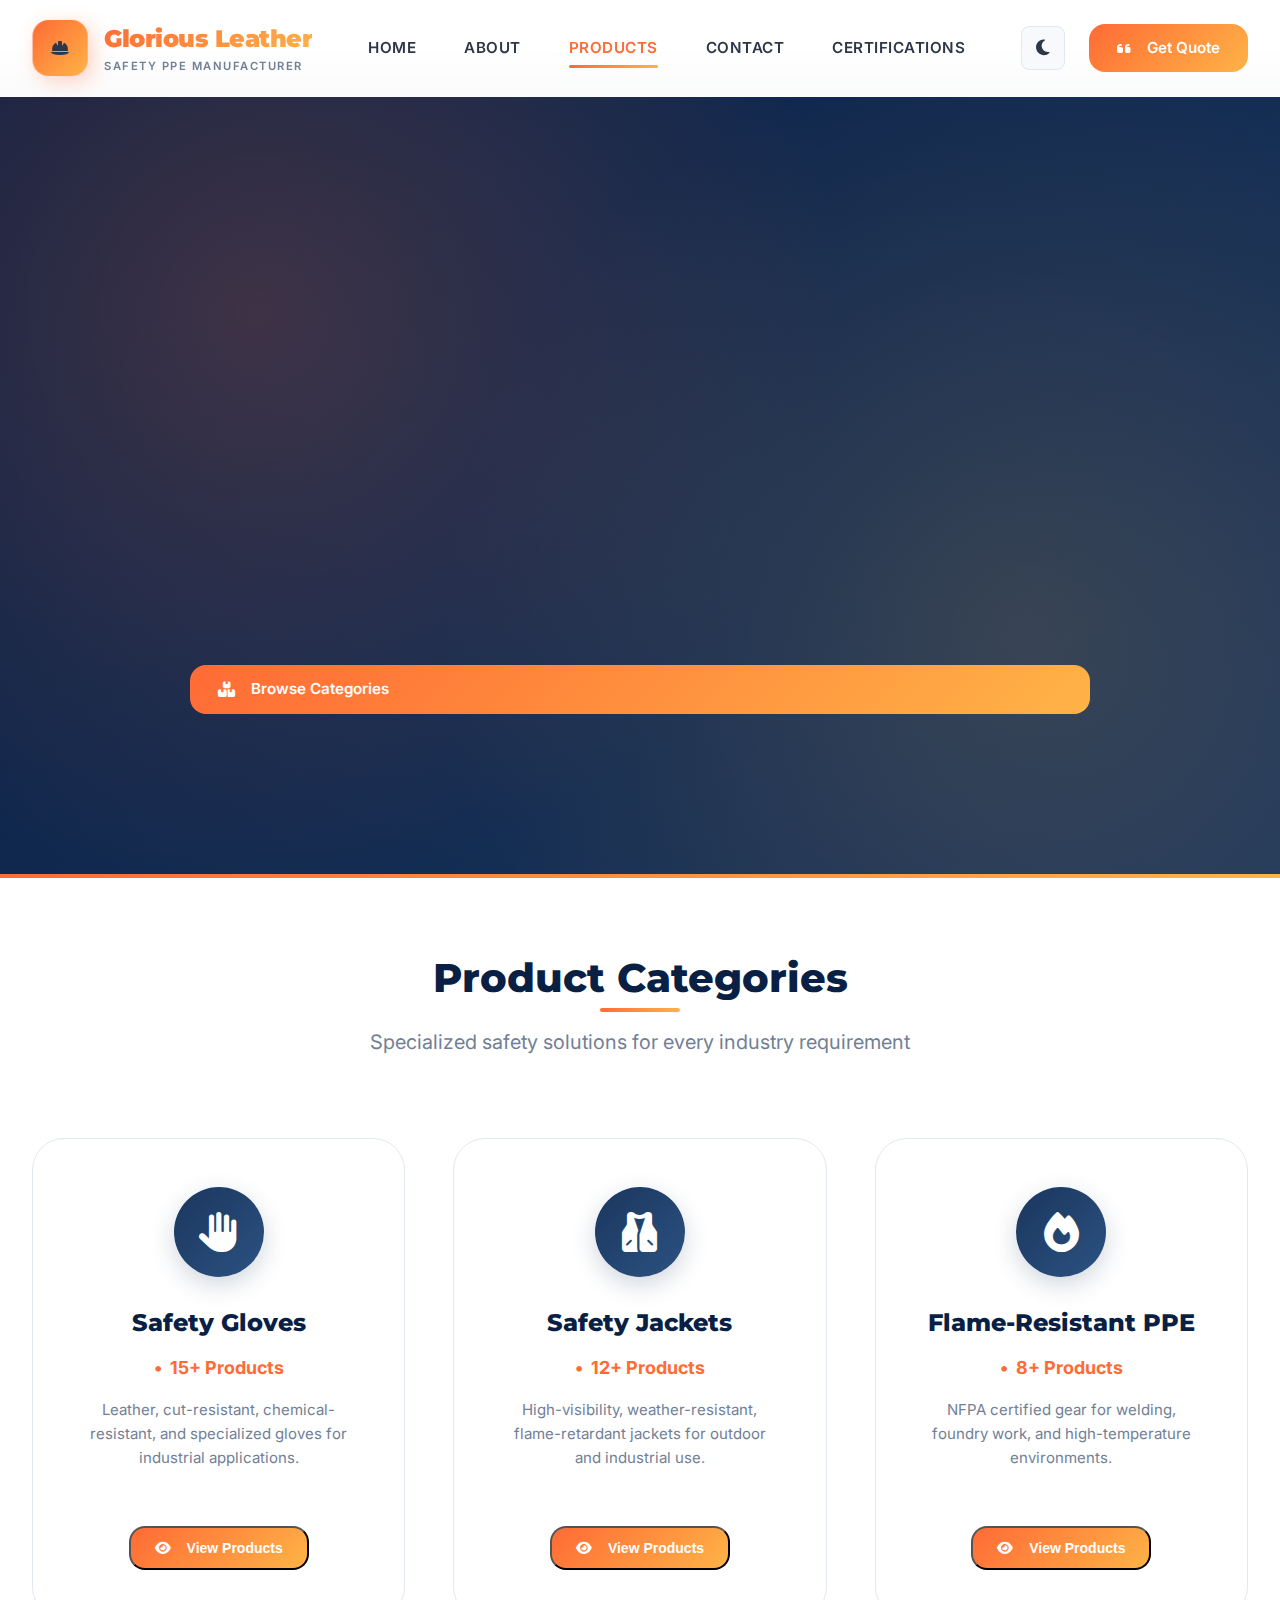
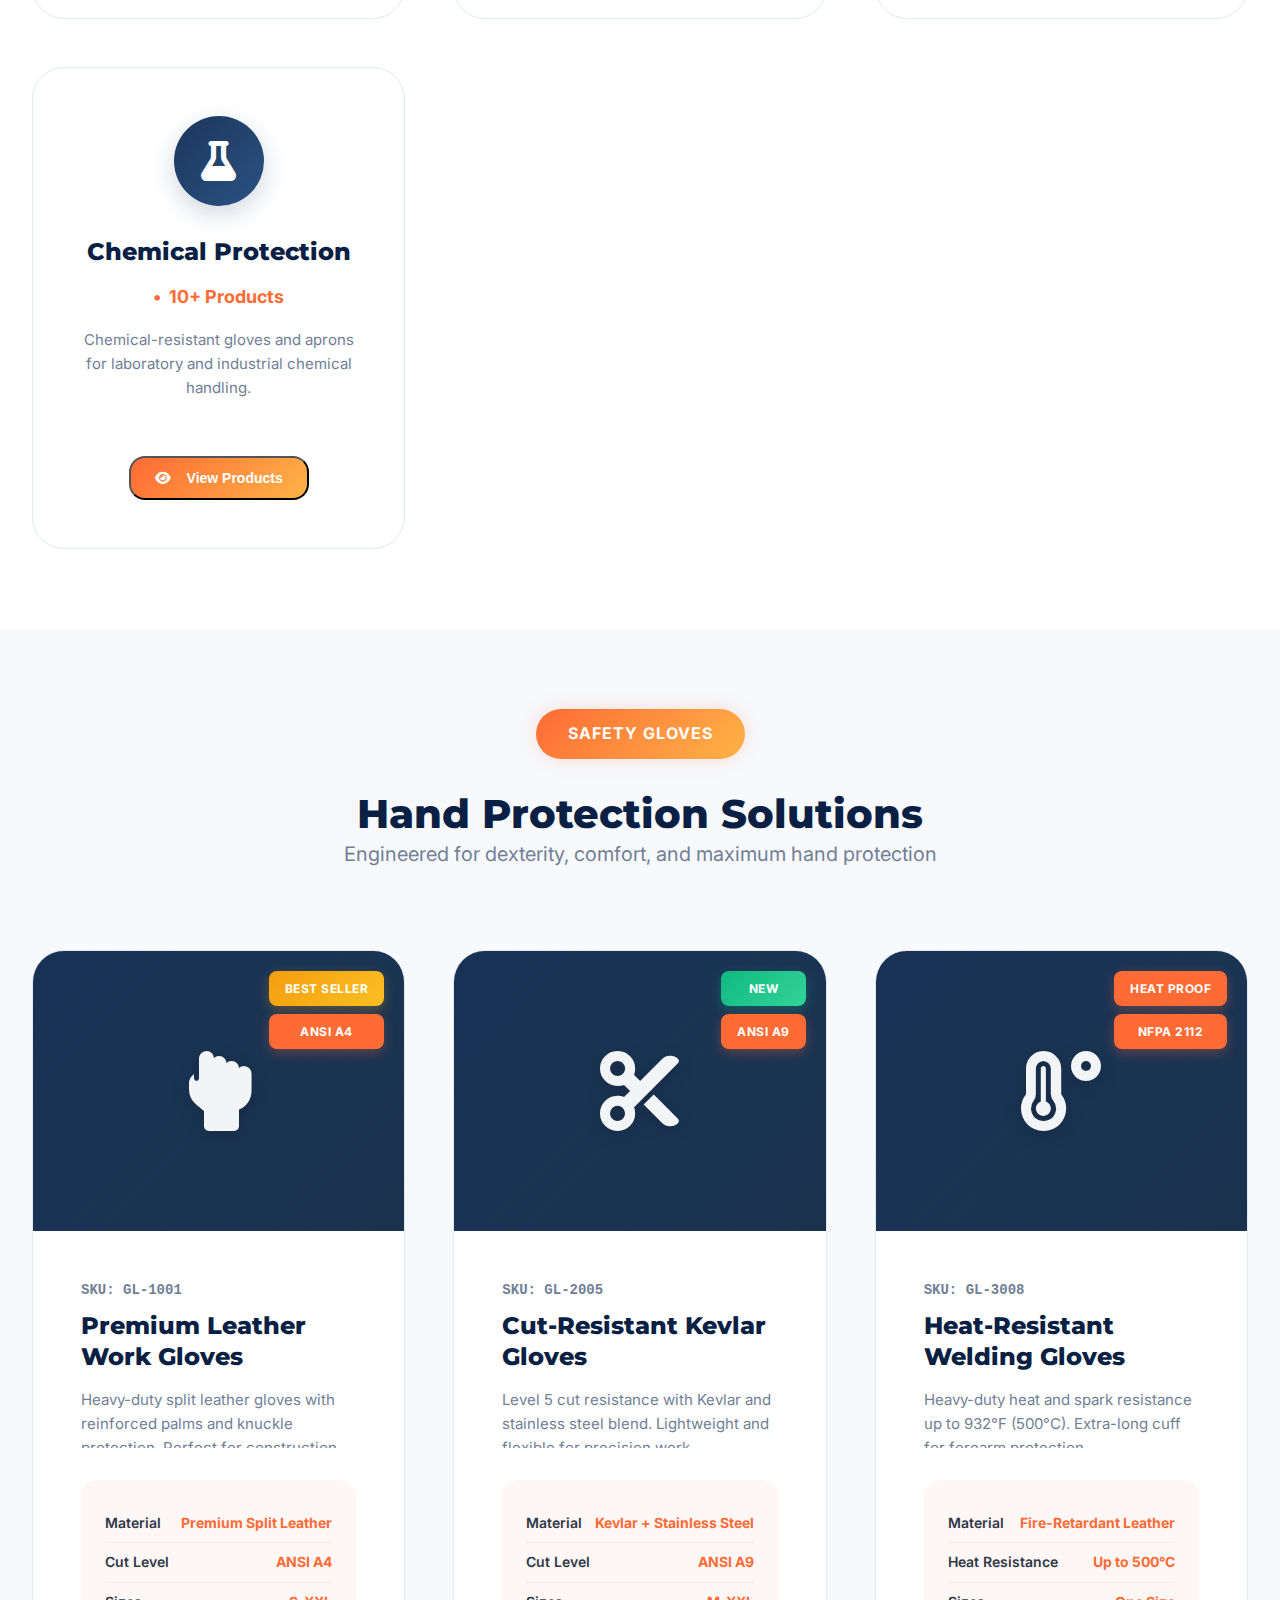
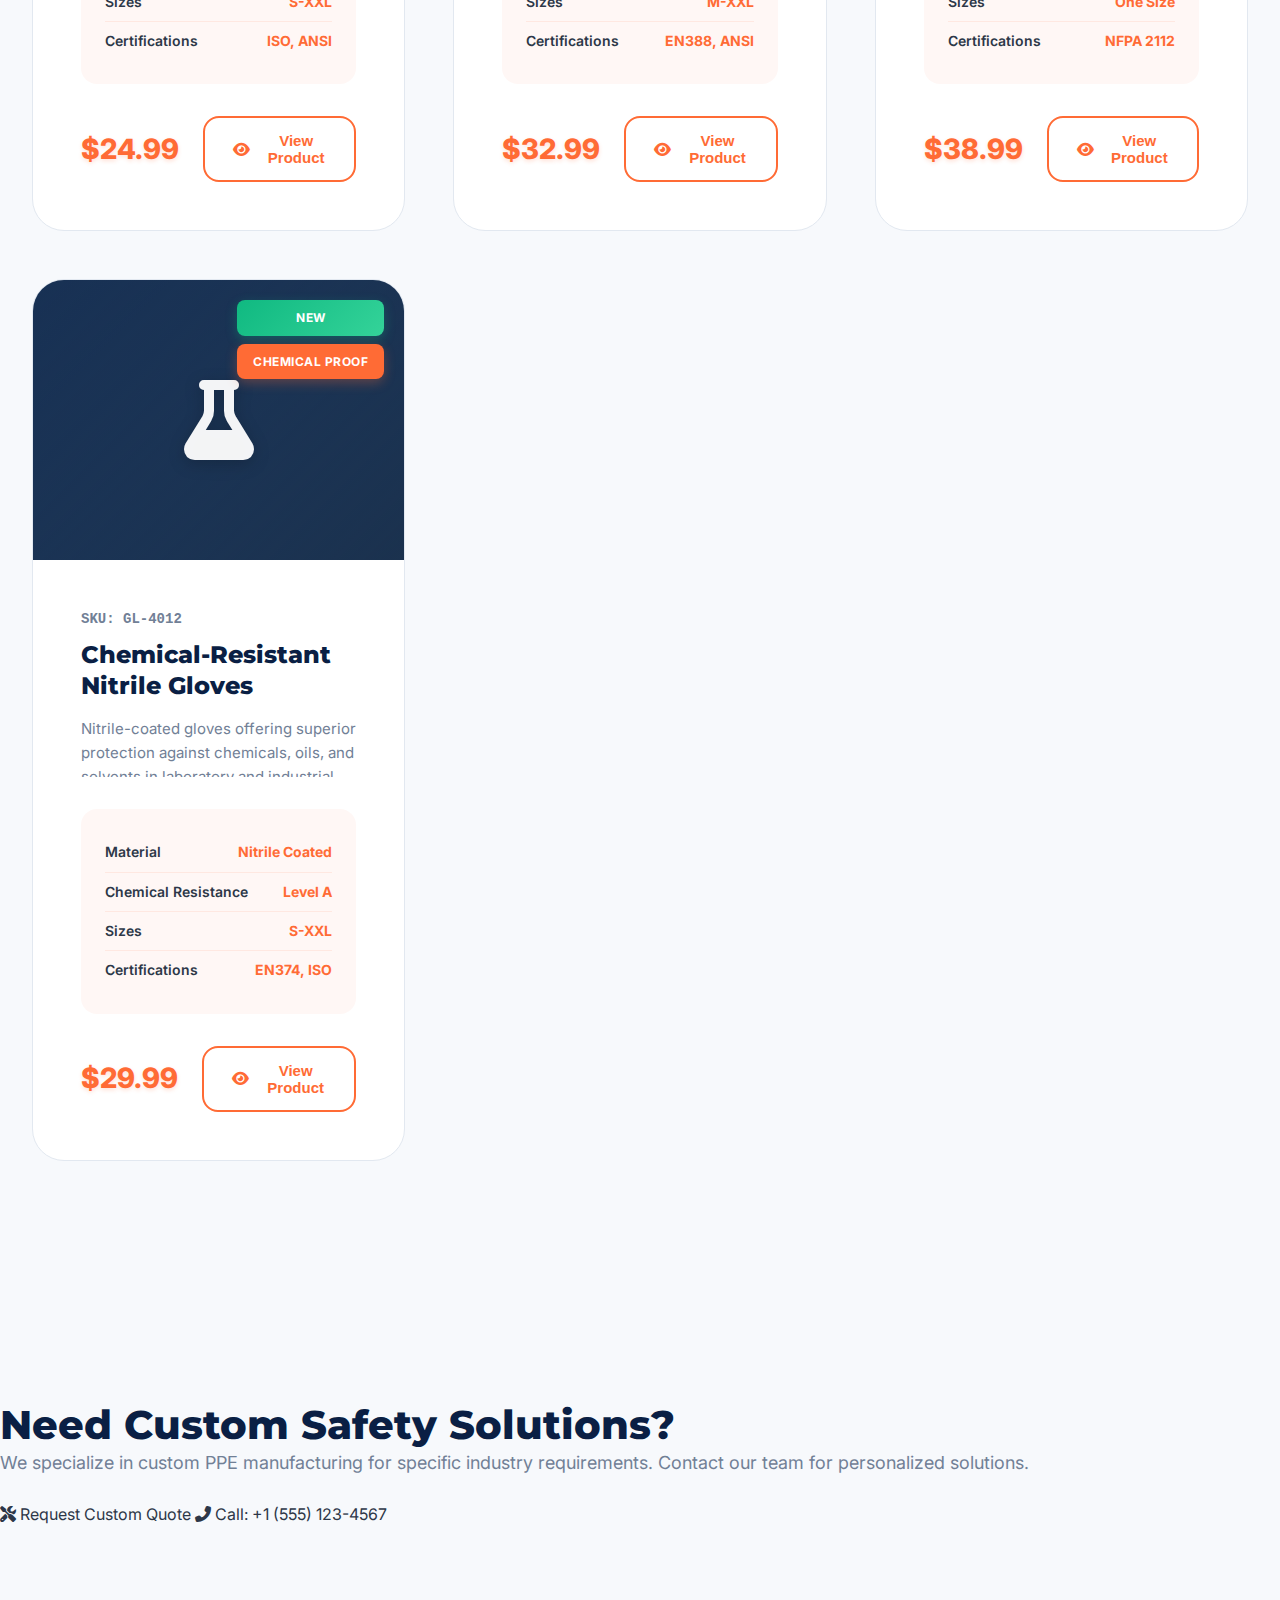
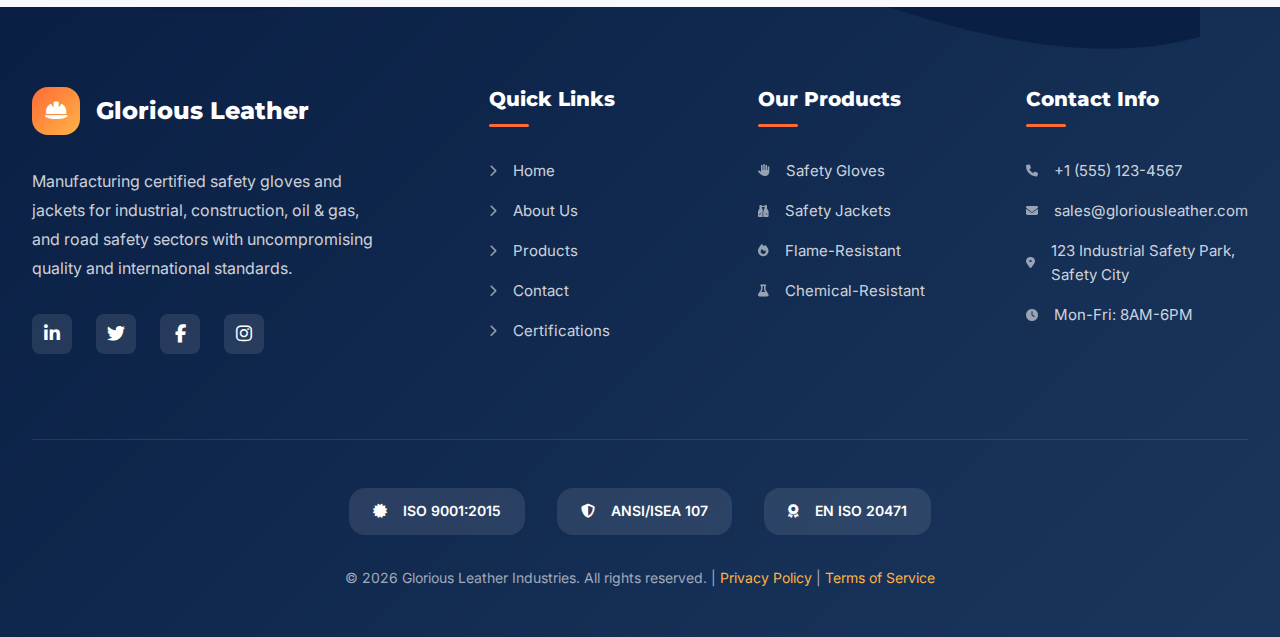
<file: products.html>
<!doctype html>
<html lang="en">
  <head>
    <meta charset="UTF-8" />
    <meta name="viewport" content="width=device-width, initial-scale=1.0" />
    <title>Products | Glorious Leather - Premium Safety PPE Manufacturer</title>

    <!-- Fonts & Icons -->
    <link
      rel="stylesheet"
      href="https://cdnjs.cloudflare.com/ajax/libs/font-awesome/6.4.0/css/all.min.css"
    />
    <link
      href="https://fonts.googleapis.com/css2?family=Inter:wght@300;400;500;600;700;800&family=Montserrat:wght@700;800;900&display=swap"
      rel="stylesheet"
    />

    <style>
      /* Import base styles */
      :root {
        /* Colors */
        --primary-dark: #0a1f44;
        --primary-blue: #1a365d;
        --accent-orange: #ff6b35;
        --accent-yellow: #ffb347;
        --accent-red: #ff3b30;
        --accent-green: #10b981;
        --accent-purple: #8b5cf6;
        --light-bg: #f7f9fc;
        --white: #ffffff;
        --card-bg: #ffffff;
        --text-dark: #2d3748;
        --text-light: #718096;
        --border-light: #e2e8f0;

        /* Shadows */
        --shadow-soft: 0 4px 20px rgba(0, 0, 0, 0.08);
        --shadow-medium: 0 6px 30px rgba(0, 0, 0, 0.12);
        --shadow-hard: 0 10px 40px rgba(0, 0, 0, 0.15);
        --shadow-glow: 0 0 20px rgba(255, 107, 53, 0.2);
        --shadow-glow-blue: 0 0 20px rgba(26, 54, 93, 0.2);
        --shadow-glow-green: 0 0 20px rgba(16, 185, 129, 0.2);

        /* Gradients */
        --gradient-orange: linear-gradient(135deg, #ff6b35, #ffb347);
        --gradient-blue: linear-gradient(135deg, #1a365d, #2c5282);
        --gradient-dark: linear-gradient(135deg, #0a1f44, #1a365d);
        --gradient-green: linear-gradient(135deg, #10b981, #34d399);
        --gradient-purple: linear-gradient(135deg, #8b5cf6, #a78bfa);
        --gradient-gold: linear-gradient(135deg, #f59e0b, #fbbf24);

        /* Spacing */
        --space-xs: 0.5rem;
        --space-sm: 1rem;
        --space-md: 1.5rem;
        --space-lg: 2rem;
        --space-xl: 3rem;
        --space-2xl: 5rem;

        /* Border Radius */
        --radius-sm: 0.5rem;
        --radius-md: 1rem;
        --radius-lg: 1.5rem;
        --radius-xl: 2rem;

        /* Transitions */
        --transition-fast: 0.2s ease;
        --transition-normal: 0.3s ease;
        --transition-slow: 0.5s ease;
      }

      /* Dark Mode */
      .dark-mode {
        --primary-dark: #0f172a;
        --primary-blue: #1e293b;
        --light-bg: #0f172a;
        --card-bg: #1e293b;
        --text-dark: #f1f5f9;
        --text-light: #94a3b8;
        --border-light: #334155;
      }

      * {
        margin: 0;
        padding: 0;
        box-sizing: border-box;
      }

      html {
        font-size: 16px;
        scroll-behavior: smooth;
        scroll-padding-top: 90px;
      }

      body {
        font-family: "Inter", sans-serif;
        background-color: var(--light-bg);
        color: var(--text-dark);
        line-height: 1.6;
        overflow-x: hidden;
        transition:
          background-color var(--transition-normal),
          color var(--transition-normal);
      }

      h1,
      h2,
      h3,
      h4,
      h5,
      h6 {
        font-family: "Montserrat", sans-serif;
        font-weight: 800;
        line-height: 1.2;
        color: var(--primary-dark);
      }

      .dark-mode h1,
      .dark-mode h2,
      .dark-mode h3,
      .dark-mode h4,
      .dark-mode h5,
      .dark-mode h6 {
        color: var(--white);
      }

      h1 {
        font-size: 3.75rem;
      }
      h2 {
        font-size: 2.5rem;
      }
      h3 {
        font-size: 2rem;
      }
      h4 {
        font-size: 1.5rem;
      }

      p {
        color: var(--text-light);
        font-size: 1.125rem;
        margin-bottom: var(--space-md);
      }

      .dark-mode p {
        color: var(--text-light);
      }

      a {
        text-decoration: none;
        color: inherit;
        transition: all var(--transition-fast);
        cursor: pointer;
      }

      .container {
        width: 100%;
        max-width: 1280px;
        margin: 0 auto;
        padding: 0 var(--space-lg);
      }

      section {
        padding: var(--space-2xl) 0;
      }

      .text-center {
        text-align: center;
      }
      .text-orange {
        color: var(--accent-orange);
      }
      .text-gradient {
        background: var(--gradient-orange);
        -webkit-background-clip: text;
        -webkit-text-fill-color: transparent;
        background-clip: text;
      }

      /* ===== IMPROVED PRODUCT POPUP MODAL ===== */
      .product-popup-overlay {
        position: fixed;
        top: 0;
        left: 0;
        right: 0;
        bottom: 0;
        background: rgba(0, 0, 0, 0.95);
        backdrop-filter: blur(15px);
        -webkit-backdrop-filter: blur(15px);
        display: flex;
        align-items: center;
        justify-content: center;
        z-index: 9999;
        opacity: 0;
        visibility: hidden;
        transition: all 0.4s cubic-bezier(0.4, 0, 0.2, 1);
        padding: 20px;
      }

      .product-popup-overlay.active {
        opacity: 1;
        visibility: visible;
      }

      .product-popup {
        background: var(--card-bg);
        border-radius: 28px;
        width: 100%;
        max-width: 1100px;
        max-height: 90vh;
        overflow-y: auto;
        position: relative;
        transform: translateY(60px) scale(0.95);
        opacity: 0;
        transition: all 0.6s cubic-bezier(0.34, 1.56, 0.64, 1);
        box-shadow:
          0 30px 60px -12px rgba(0, 0, 0, 0.5),
          0 0 0 1px rgba(255, 255, 255, 0.1);
        border: 2px solid transparent;
        background-clip: padding-box;
        display: grid;
        grid-template-columns: 1fr 1fr;
        gap: 0;
      }

      .product-popup-overlay.active .product-popup {
        transform: translateY(0) scale(1);
        opacity: 1;
      }

      .popup-close {
        position: absolute;
        top: 24px;
        right: 24px;
        width: 48px;
        height: 48px;
        background: var(--gradient-orange);
        border-radius: 14px;
        display: flex;
        align-items: center;
        justify-content: center;
        color: var(--white);
        font-size: 1.25rem;
        cursor: pointer;
        z-index: 100;
        transition: all 0.3s cubic-bezier(0.4, 0, 0.2, 1);
        border: none;
        box-shadow: 0 10px 25px rgba(255, 107, 53, 0.4);
      }

      .popup-close:hover {
        transform: rotate(90deg) scale(1.15);
        box-shadow: 0 15px 30px rgba(255, 107, 53, 0.6);
      }

      .popup-image-container {
        position: relative;
        height: 100%;
        min-height: 550px;
        background: linear-gradient(145deg, #1a365d 0%, #2c5282 100%);
        display: flex;
        align-items: center;
        justify-content: center;
        border-radius: 28px 0 0 28px;
        overflow: hidden;
        padding: 40px;
      }

      .popup-image-bg {
        position: absolute;
        top: 0;
        left: 0;
        right: 0;
        bottom: 0;
        background:
          radial-gradient(
            circle at 30% 30%,
            rgba(255, 107, 53, 0.25) 0%,
            transparent 50%
          ),
          radial-gradient(
            circle at 70% 70%,
            rgba(255, 179, 71, 0.2) 0%,
            transparent 50%
          ),
          linear-gradient(
            135deg,
            rgba(26, 54, 93, 0.9) 0%,
            rgba(44, 82, 130, 0.7) 100%
          );
        animation: gradientFloat 20s ease infinite;
      }

      @keyframes gradientFloat {
        0%,
        100% {
          background-position: 0% 50%;
        }
        50% {
          background-position: 100% 50%;
        }
      }

      .popup-icon {
        font-size: 8rem;
        color: rgba(255, 255, 255, 0.95);
        z-index: 2;
        filter: drop-shadow(0 15px 35px rgba(0, 0, 0, 0.4));
        transition: transform 0.5s ease;
        text-shadow: 0 5px 15px rgba(0, 0, 0, 0.3);
      }

      .popup-image-container:hover .popup-icon {
        transform: scale(1.15) rotate(-8deg);
      }

      .popup-badges-container {
        position: absolute;
        top: 24px;
        left: 24px;
        display: flex;
        flex-direction: column;
        gap: 12px;
        z-index: 3;
      }

      .popup-badge {
        background: var(--accent-orange);
        color: var(--white);
        padding: 10px 18px;
        border-radius: 10px;
        font-size: 0.8rem;
        font-weight: 800;
        text-transform: uppercase;
        letter-spacing: 0.8px;
        box-shadow: 0 6px 20px rgba(255, 107, 53, 0.5);
        animation: badgeFloat 3s ease-in-out infinite;
        backdrop-filter: blur(10px);
        border: 1px solid rgba(255, 255, 255, 0.2);
      }

      .popup-badge:nth-child(2) {
        animation-delay: 0.5s;
        background: var(--gradient-green);
      }

      .popup-badge:nth-child(3) {
        animation-delay: 1s;
        background: var(--gradient-gold);
      }

      @keyframes badgeFloat {
        0%,
        100% {
          transform: translateY(0) rotate(0deg);
        }
        50% {
          transform: translateY(-5px) rotate(2deg);
        }
      }

      .popup-content-container {
        padding: 48px;
        display: flex;
        flex-direction: column;
        justify-content: center;
        position: relative;
        overflow: hidden;
      }

      .popup-content-container::before {
        content: "";
        position: absolute;
        top: -100%;
        right: -100%;
        width: 300%;
        height: 300%;
        background: radial-gradient(
          circle at center,
          rgba(255, 107, 53, 0.08) 0%,
          transparent 60%
        );
        z-index: 0;
      }

      .popup-header {
        position: relative;
        z-index: 1;
        margin-bottom: 32px;
      }

      .popup-sku {
        color: var(--accent-orange);
        font-size: 0.9rem;
        font-weight: 700;
        margin-bottom: 12px;
        text-transform: uppercase;
        letter-spacing: 1.5px;
        display: flex;
        align-items: center;
        gap: 12px;
      }

      .popup-sku::before {
        content: "";
        width: 30px;
        height: 3px;
        background: var(--accent-orange);
        border-radius: 2px;
      }

      .popup-title {
        font-size: 2.8rem;
        margin-bottom: 24px;
        color: var(--primary-dark);
        line-height: 1.15;
        background: linear-gradient(
          135deg,
          var(--primary-dark) 0%,
          var(--accent-orange) 50%,
          var(--accent-yellow) 100%
        );
        -webkit-background-clip: text;
        -webkit-text-fill-color: transparent;
        background-clip: text;
        text-shadow: 0 4px 20px rgba(255, 107, 53, 0.1);
      }

      .dark-mode .popup-title {
        background: linear-gradient(
          135deg,
          #ffffff 0%,
          var(--accent-yellow) 50%,
          #ffb347 100%
        );
        -webkit-background-clip: text;
        -webkit-text-fill-color: transparent;
        background-clip: text;
      }

      .popup-description {
        color: var(--text-light);
        font-size: 1.125rem;
        line-height: 1.8;
        margin-bottom: 32px;
        position: relative;
        z-index: 1;
        padding-right: 10px;
      }

      .popup-specs-grid {
        display: grid;
        grid-template-columns: repeat(2, 1fr);
        gap: 20px;
        margin-bottom: 32px;
        position: relative;
        z-index: 1;
      }

      .spec-card-popup {
        background: rgba(255, 255, 255, 0.08);
        border-radius: 18px;
        padding: 24px;
        border: 1px solid rgba(255, 107, 53, 0.15);
        transition: all 0.4s cubic-bezier(0.4, 0, 0.2, 1);
        backdrop-filter: blur(15px);
        position: relative;
        overflow: hidden;
      }

      .spec-card-popup::before {
        content: "";
        position: absolute;
        top: 0;
        left: 0;
        right: 0;
        height: 4px;
        background: var(--gradient-orange);
        transform: scaleX(0);
        transform-origin: left;
        transition: transform 0.4s ease;
      }

      .spec-card-popup:hover::before {
        transform: scaleX(1);
      }

      .dark-mode .spec-card-popup {
        background: rgba(0, 0, 0, 0.25);
      }

      .spec-card-popup:hover {
        transform: translateY(-8px) scale(1.02);
        background: rgba(255, 107, 53, 0.12);
        border-color: var(--accent-orange);
        box-shadow:
          0 15px 35px rgba(255, 107, 53, 0.2),
          0 0 0 1px rgba(255, 107, 53, 0.3);
      }

      .spec-icon-popup {
        width: 56px;
        height: 56px;
        background: var(--gradient-orange);
        border-radius: 16px;
        display: flex;
        align-items: center;
        justify-content: center;
        color: var(--white);
        font-size: 1.75rem;
        margin-bottom: 18px;
        box-shadow: 0 10px 25px rgba(255, 107, 53, 0.4);
        transition: all 0.3s ease;
      }

      .spec-card-popup:hover .spec-icon-popup {
        transform: scale(1.1) rotate(10deg);
        box-shadow: 0 15px 30px rgba(255, 107, 53, 0.6);
      }

      .spec-label-popup {
        font-size: 0.85rem;
        color: var(--text-light);
        margin-bottom: 10px;
        text-transform: uppercase;
        letter-spacing: 1px;
        font-weight: 600;
      }

      .spec-value-popup {
        font-size: 1.3rem;
        font-weight: 900;
        color: var(--accent-orange);
        line-height: 1.3;
        text-shadow: 0 2px 10px rgba(255, 107, 53, 0.2);
      }

      .popup-price-section {
        background: linear-gradient(
          135deg,
          rgba(255, 107, 53, 0.08) 0%,
          rgba(26, 54, 93, 0.08) 100%
        );
        border-radius: 22px;
        padding: 32px;
        margin-top: 24px;
        position: relative;
        z-index: 1;
        border: 1px solid rgba(255, 107, 53, 0.2);
        backdrop-filter: blur(10px);
      }

      .price-container {
        display: flex;
        align-items: center;
        justify-content: space-between;
        margin-bottom: 28px;
        flex-wrap: wrap;
        gap: 20px;
      }

      .popup-price {
        font-size: 3.5rem;
        font-weight: 900;
        color: var(--accent-orange);
        display: flex;
        align-items: baseline;
        gap: 6px;
        text-shadow: 0 6px 20px rgba(255, 107, 53, 0.3);
        line-height: 1;
      }

      .popup-price-currency {
        font-size: 1.8rem;
        color: var(--text-light);
        font-weight: 700;
        opacity: 0.9;
      }

      .price-tag {
        background: var(--gradient-orange);
        color: white;
        padding: 12px 24px;
        border-radius: 14px;
        font-size: 0.95rem;
        font-weight: 800;
        display: flex;
        align-items: center;
        gap: 10px;
        box-shadow: 0 8px 25px rgba(255, 107, 53, 0.4);
        animation: priceTagPulse 2s ease-in-out infinite;
        border: 1px solid rgba(255, 255, 255, 0.3);
      }

      @keyframes priceTagPulse {
        0%,
        100% {
          transform: scale(1);
        }
        50% {
          transform: scale(1.05);
        }
      }

      .popup-actions {
        display: grid;
        grid-template-columns: 1fr 1fr;
        gap: 18px;
      }

      .popup-btn {
        padding: 18px 28px;
        border-radius: 16px;
        font-weight: 800;
        font-size: 1.125rem;
        display: flex;
        align-items: center;
        justify-content: center;
        gap: 14px;
        transition: all 0.4s cubic-bezier(0.4, 0, 0.2, 1);
        position: relative;
        overflow: hidden;
        border: none;
        cursor: pointer;
        text-decoration: none;
        text-align: center;
        letter-spacing: 0.5px;
      }

      .popup-btn-primary {
        background: var(--gradient-orange);
        color: var(--white);
        box-shadow: 0 10px 30px rgba(255, 107, 53, 0.4);
      }

      .popup-btn-secondary {
        background: var(--gradient-blue);
        color: var(--white);
        box-shadow: 0 10px 30px rgba(26, 54, 93, 0.4);
      }

      .popup-btn::before {
        content: "";
        position: absolute;
        top: 0;
        left: -100%;
        width: 100%;
        height: 100%;
        background: linear-gradient(
          90deg,
          transparent,
          rgba(255, 255, 255, 0.4),
          transparent
        );
        transition: left 0.8s ease;
      }

      .popup-btn:hover::before {
        left: 100%;
      }

      .popup-btn:hover {
        transform: translateY(-5px) scale(1.03);
        box-shadow: 0 20px 40px rgba(0, 0, 0, 0.3);
      }

      .popup-btn:active {
        transform: translateY(-2px) scale(1.01);
      }

      /* ===== PRODUCTS HERO ===== */
      .products-hero {
        min-height: 70vh;
        display: flex;
        align-items: center;
        position: relative;
        overflow: hidden;
        background: linear-gradient(
          135deg,
          var(--primary-dark) 0%,
          var(--primary-blue) 100%
        );
        color: var(--white);
        margin-top: 70px;
        text-align: center;
      }

      .products-hero::before {
        content: "";
        position: absolute;
        top: 0;
        left: 0;
        right: 0;
        bottom: 0;
        background:
          radial-gradient(
            circle at 20% 30%,
            rgba(255, 107, 53, 0.2) 0%,
            transparent 50%
          ),
          radial-gradient(
            circle at 80% 70%,
            rgba(255, 179, 71, 0.15) 0%,
            transparent 50%
          );
        animation: gradientShift 15s ease infinite;
      }

      @keyframes gradientShift {
        0%,
        100% {
          background-position: 0% 50%;
        }
        50% {
          background-position: 100% 50%;
        }
      }

      .products-hero-content {
        position: relative;
        z-index: 2;
        max-width: 900px;
        margin: 0 auto;
        padding: var(--space-2xl) 0;
      }

      .products-hero h1 {
        font-size: 3.5rem;
        color: var(--white);
        margin-bottom: var(--space-lg);
        text-shadow: 0 2px 10px rgba(0, 0, 0, 0.3);
        animation: fadeUp 1s ease 0.2s forwards;
        opacity: 0;
      }

      .products-hero h1 span {
        background: var(--gradient-orange);
        -webkit-background-clip: text;
        -webkit-text-fill-color: transparent;
        background-clip: text;
        display: inline-block;
      }

      .products-hero p {
        font-size: 1.25rem;
        color: rgba(255, 255, 255, 0.9);
        max-width: 700px;
        margin: 0 auto var(--space-xl);
        line-height: 1.8;
        animation: fadeUp 1s ease 0.4s forwards;
        opacity: 0;
      }

      .hero-stats {
        display: flex;
        justify-content: center;
        gap: var(--space-xl);
        margin-bottom: var(--space-xl);
        flex-wrap: wrap;
        animation: fadeUp 1s ease 0.6s forwards;
        opacity: 0;
      }

      .stat-item {
        text-align: center;
        padding: var(--space-md);
        background: rgba(255, 255, 255, 0.1);
        backdrop-filter: blur(10px);
        border-radius: var(--radius-lg);
        border: 1px solid rgba(255, 255, 255, 0.2);
        min-width: 150px;
      }

      .stat-number {
        font-size: 2rem;
        font-weight: 800;
        color: var(--accent-yellow);
        margin-bottom: var(--space-xs);
        display: block;
      }

      .stat-label {
        font-size: 0.9rem;
        color: rgba(255, 255, 255, 0.8);
        text-transform: uppercase;
        letter-spacing: 1px;
      }

      @keyframes fadeUp {
        to {
          opacity: 1;
          transform: translateY(0);
        }
        from {
          opacity: 0;
          transform: translateY(20px);
        }
      }

      /* ===== PRODUCT CATEGORIES ===== */
      .categories-section {
        background: var(--white);
        position: relative;
        overflow: hidden;
      }

      .dark-mode .categories-section {
        background: var(--light-bg);
      }

      .categories-section::before {
        content: "";
        position: absolute;
        top: 0;
        left: 0;
        right: 0;
        height: 4px;
        background: var(--gradient-orange);
      }

      .categories-header {
        text-align: center;
        margin-bottom: var(--space-2xl);
        position: relative;
      }

      .categories-header h2 {
        margin-bottom: var(--space-md);
        position: relative;
        display: inline-block;
      }

      .categories-header h2::after {
        content: "";
        position: absolute;
        bottom: -10px;
        left: 50%;
        transform: translateX(-50%);
        width: 80px;
        height: 4px;
        background: var(--gradient-orange);
        border-radius: 2px;
      }

      .section-subtitle {
        font-size: 1.25rem;
        color: var(--text-light);
        max-width: 700px;
        margin: 0 auto;
        line-height: 1.6;
      }

      .categories-grid {
        display: grid;
        grid-template-columns: repeat(auto-fit, minmax(280px, 1fr));
        gap: var(--space-xl);
      }

      .category-card {
        background: var(--card-bg);
        border-radius: var(--radius-xl);
        padding: var(--space-xl);
        text-align: center;
        transition: all var(--transition-normal);
        border: 1px solid var(--border-light);
        position: relative;
        overflow: hidden;
        height: 100%;
        display: flex;
        flex-direction: column;
        align-items: center;
      }

      .category-card::before {
        content: "";
        position: absolute;
        top: 0;
        left: 0;
        right: 0;
        height: 4px;
        background: var(--gradient-blue);
        transform: scaleX(0);
        transform-origin: left;
        transition: transform var(--transition-normal);
      }

      .category-card:hover::before {
        transform: scaleX(1);
      }

      .category-card:hover {
        transform: translateY(-10px) scale(1.02);
        box-shadow: var(--shadow-hard);
        border-color: var(--accent-orange);
      }

      .category-icon {
        width: 90px;
        height: 90px;
        background: var(--gradient-blue);
        border-radius: 50%;
        display: flex;
        align-items: center;
        justify-content: center;
        font-size: 2.5rem;
        color: var(--white);
        margin: 0 auto var(--space-lg);
        position: relative;
        box-shadow: 0 8px 25px rgba(26, 54, 93, 0.2);
        transition: all var(--transition-normal);
      }

      .category-card:hover .category-icon {
        transform: scale(1.1) rotate(5deg);
        background: var(--gradient-orange);
        box-shadow: var(--shadow-glow);
      }

      .category-card h3 {
        margin-bottom: var(--space-sm);
        color: var(--primary-dark);
        font-size: 1.5rem;
      }

      .dark-mode .category-card h3 {
        color: var(--white);
      }

      .category-count {
        color: var(--accent-orange);
        font-weight: 700;
        font-size: 1.125rem;
        margin-bottom: var(--space-sm);
        display: flex;
        align-items: center;
        gap: var(--space-xs);
        justify-content: center;
      }

      .category-count::before {
        content: "•";
        color: var(--accent-orange);
      }

      .category-description {
        color: var(--text-light);
        font-size: 0.9375rem;
        line-height: 1.6;
        margin-bottom: var(--space-lg);
        flex-grow: 1;
      }

      /* ===== PRODUCTS GRID ===== */
      .products-main-section {
        background: var(--light-bg);
        position: relative;
      }

      .dark-mode .products-main-section {
        background: var(--primary-dark);
      }

      .product-category-header {
        margin-bottom: var(--space-2xl);
        text-align: center;
        position: relative;
      }

      .category-indicator {
        display: inline-block;
        padding: 0.75rem 2rem;
        background: var(--gradient-orange);
        color: var(--white);
        border-radius: var(--radius-xl);
        font-weight: 700;
        margin-bottom: var(--space-md);
        text-transform: uppercase;
        letter-spacing: 1px;
        box-shadow: var(--shadow-glow);
        position: relative;
        overflow: hidden;
      }

      .category-indicator::before {
        content: "";
        position: absolute;
        top: 0;
        left: -100%;
        width: 100%;
        height: 100%;
        background: linear-gradient(
          90deg,
          transparent,
          rgba(255, 255, 255, 0.3),
          transparent
        );
        transition: left 0.7s ease;
      }

      .category-indicator:hover::before {
        left: 100%;
      }

      .products-grid-detailed {
        display: grid;
        grid-template-columns: repeat(auto-fill, minmax(350px, 1fr));
        gap: var(--space-xl);
        margin-bottom: var(--space-2xl);
      }

      .product-card-detailed {
        background: var(--card-bg);
        border-radius: var(--radius-xl);
        overflow: hidden;
        transition: all var(--transition-normal);
        border: 1px solid var(--border-light);
        position: relative;
        transform-style: preserve-3d;
        perspective: 1000px;
      }

      .product-card-detailed::before {
        content: "";
        position: absolute;
        top: 0;
        left: 0;
        right: 0;
        bottom: 0;
        background: linear-gradient(
          135deg,
          transparent 0%,
          rgba(255, 107, 53, 0.05) 100%
        );
        opacity: 0;
        transition: opacity var(--transition-normal);
      }

      .product-card-detailed:hover::before {
        opacity: 1;
      }

      .product-card-detailed:hover {
        transform: translateY(-12px) rotateX(2deg);
        box-shadow: var(--shadow-hard);
        border-color: var(--accent-orange);
      }

      .product-image-detailed {
        height: 280px;
        background: var(--gradient-blue);
        position: relative;
        overflow: hidden;
        display: flex;
        align-items: center;
        justify-content: center;
      }

      .product-image-detailed::before {
        content: "";
        position: absolute;
        top: 0;
        left: 0;
        right: 0;
        bottom: 0;
        background: linear-gradient(
          135deg,
          rgba(0, 0, 0, 0.1) 0%,
          rgba(0, 0, 0, 0.4) 100%
        );
        transition: all var(--transition-normal);
      }

      .product-card-detailed:hover .product-image-detailed::before {
        background: linear-gradient(
          135deg,
          rgba(255, 107, 53, 0.2) 0%,
          rgba(0, 0, 0, 0.4) 100%
        );
      }

      .product-image-detailed i {
        font-size: 5rem;
        color: rgba(255, 255, 255, 0.95);
        z-index: 1;
        transition: all var(--transition-normal);
        filter: drop-shadow(0 4px 8px rgba(0, 0, 0, 0.2));
      }

      .product-card-detailed:hover .product-image-detailed i {
        transform: scale(1.1) rotate(-5deg);
        color: var(--accent-yellow);
      }

      .product-badges {
        position: absolute;
        top: 20px;
        right: 20px;
        display: flex;
        flex-direction: column;
        gap: var(--space-xs);
        z-index: 2;
      }

      .product-badge {
        background: var(--accent-orange);
        color: var(--white);
        padding: 0.5rem 1rem;
        border-radius: var(--radius-sm);
        font-size: 0.75rem;
        font-weight: 700;
        text-align: center;
        text-transform: uppercase;
        letter-spacing: 0.5px;
        box-shadow: 0 4px 12px rgba(255, 107, 53, 0.3);
        transition: all var(--transition-normal);
      }

      .product-card-detailed:hover .product-badge {
        transform: translateX(-5px);
      }

      .product-badge.new {
        background: var(--gradient-green);
        box-shadow: 0 4px 12px rgba(16, 185, 129, 0.3);
      }

      .product-badge.best {
        background: var(--gradient-gold);
        box-shadow: 0 4px 12px rgba(245, 158, 11, 0.3);
      }

      .product-content-detailed {
        padding: var(--space-xl);
        position: relative;
        z-index: 1;
      }

      .product-sku {
        color: var(--text-light);
        font-size: 0.875rem;
        margin-bottom: var(--space-xs);
        font-family: "Courier New", monospace;
        font-weight: 600;
      }

      .product-card-detailed h3 {
        font-size: 1.5rem;
        margin-bottom: var(--space-sm);
        color: var(--primary-dark);
        line-height: 1.3;
      }

      .dark-mode .product-card-detailed h3 {
        color: var(--white);
      }

      .product-description-detailed {
        color: var(--text-light);
        font-size: 0.9375rem;
        margin-bottom: var(--space-lg);
        line-height: 1.6;
        height: 60px;
        overflow: hidden;
      }

      .product-specs {
        margin-bottom: var(--space-lg);
        background: rgba(255, 107, 53, 0.05);
        border-radius: var(--radius-md);
        padding: var(--space-md);
      }

      .spec-item {
        display: flex;
        justify-content: space-between;
        padding: var(--space-xs) 0;
        border-bottom: 1px solid rgba(255, 107, 53, 0.1);
        font-size: 0.875rem;
      }

      .spec-item:last-child {
        border-bottom: none;
      }

      .spec-label {
        color: var(--text-dark);
        font-weight: 600;
      }

      .dark-mode .spec-label {
        color: var(--white);
      }

      .spec-value {
        color: var(--accent-orange);
        font-weight: 700;
        text-align: right;
      }

      .product-actions {
        display: flex;
        justify-content: space-between;
        align-items: center;
        gap: var(--space-md);
      }

      .product-price-large {
        font-size: 1.75rem;
        font-weight: 800;
        color: var(--accent-orange);
        text-shadow: 0 2px 4px rgba(255, 107, 53, 0.2);
      }

      .product-quote-btn {
        padding: 0.875rem 1.75rem;
        background: var(--gradient-orange);
        color: var(--white);
        border-radius: var(--radius-md);
        font-weight: 600;
        font-size: 0.9375rem;
        display: flex;
        align-items: center;
        gap: var(--space-sm);
        transition: all var(--transition-normal);
        position: relative;
        overflow: hidden;
        box-shadow: 0 4px 15px rgba(255, 107, 53, 0.3);
      }

      .product-quote-btn::before {
        content: "";
        position: absolute;
        top: 0;
        left: -100%;
        width: 100%;
        height: 100%;
        background: linear-gradient(
          90deg,
          transparent,
          rgba(255, 255, 255, 0.3),
          transparent
        );
        transition: left 0.7s ease;
      }

      .product-quote-btn:hover::before {
        left: 100%;
      }

      .product-quote-btn:hover {
        transform: translateY(-3px);
        box-shadow: var(--shadow-glow);
      }

      /* View Product Button */
      .view-product-btn {
        padding: 0.875rem 1.75rem;
        background: transparent;
        color: var(--accent-orange);
        border: 2px solid var(--accent-orange);
        border-radius: var(--radius-md);
        font-weight: 600;
        font-size: 0.9375rem;
        display: flex;
        align-items: center;
        gap: var(--space-sm);
        transition: all var(--transition-normal);
        position: relative;
        overflow: hidden;
        cursor: pointer;
      }

      .view-product-btn::before {
        content: "";
        position: absolute;
        top: 0;
        left: -100%;
        width: 100%;
        height: 100%;
        background: var(--gradient-orange);
        transition: left 0.7s ease;
        z-index: -1;
      }

      .view-product-btn:hover::before {
        left: 0;
      }

      .view-product-btn:hover {
        color: var(--white);
        transform: translateY(-3px);
        box-shadow: var(--shadow-glow);
      }

      /* ===== HEADER & FOOTER STYLES ===== */
      .header {
        position: fixed;
        top: 0;
        left: 0;
        right: 0;
        z-index: 1000;
        background: rgba(255, 255, 255, 0.98);
        backdrop-filter: blur(20px);
        -webkit-backdrop-filter: blur(20px);
        border-bottom: 1px solid rgba(255, 255, 255, 0.2);
        transition: all var(--transition-normal);
        padding: 0.5rem 0;
      }

      .dark-mode .header {
        background: rgba(15, 23, 42, 0.98);
        border-bottom: 1px solid rgba(255, 255, 255, 0.1);
      }

      .header.scrolled {
        box-shadow: var(--shadow-hard);
        padding: 0.25rem 0;
        background: var(--white);
      }

      .dark-mode .header.scrolled {
        background: var(--primary-dark);
      }

      .header-container {
        display: flex;
        align-items: center;
        justify-content: space-between;
        padding: 0.75rem 0;
      }

      .logo {
        display: flex;
        align-items: center;
        gap: var(--space-sm);
        position: relative;
      }

      .logo-icon {
        width: 56px;
        height: 56px;
        background: var(--gradient-orange);
        border-radius: var(--radius-md);
        display: flex;
        align-items: center;
        justify-content: center;
        position: relative;
        transform-style: preserve-3d;
        transform: perspective(1000px) rotateY(-10deg);
        box-shadow: 5px 5px 20px rgba(255, 107, 53, 0.3);
        animation: floatLogo 6s ease-in-out infinite;
      }

      @keyframes floatLogo {
        0%,
        100% {
          transform: perspective(1000px) rotateY(-10deg) translateY(0);
        }
        50% {
          transform: perspective(1000px) rotateY(-10deg) translateY(-5px);
        }
      }

      .logo-text {
        display: flex;
        flex-direction: column;
      }

      .logo-main {
        font-family: "Montserrat", sans-serif;
        font-size: 1.5rem;
        font-weight: 900;
        letter-spacing: -0.5px;
        background: var(--gradient-orange);
        -webkit-background-clip: text;
        -webkit-text-fill-color: transparent;
        background-clip: text;
      }

      .logo-sub {
        font-size: 0.7rem;
        color: var(--text-light);
        letter-spacing: 1.5px;
        text-transform: uppercase;
        font-weight: 600;
      }

      /* Navigation */
      .nav-main {
        display: flex;
        gap: var(--space-xl);
        align-items: center;
      }

      .nav-link {
        position: relative;
        font-weight: 600;
        font-size: 0.95rem;
        padding: 0.5rem 0;
        color: var(--text-dark);
        text-transform: uppercase;
        letter-spacing: 0.5px;
      }

      .dark-mode .nav-link {
        color: var(--white);
      }

      .nav-link::after {
        content: "";
        position: absolute;
        bottom: 0;
        left: 0;
        width: 0;
        height: 3px;
        background: var(--gradient-orange);
        border-radius: 1.5px;
        transition: width var(--transition-normal);
      }

      .nav-link:hover::after,
      .nav-link.active::after {
        width: 100%;
      }

      .nav-link:hover,
      .nav-link.active {
        color: var(--accent-orange);
      }

      /* Header Actions */
      .header-actions {
        display: flex;
        align-items: center;
        gap: var(--space-md);
      }

      .theme-toggle {
        width: 44px;
        height: 44px;
        border-radius: var(--radius-sm);
        background: var(--light-bg);
        border: 1px solid var(--border-light);
        color: var(--text-dark);
        cursor: pointer;
        display: flex;
        align-items: center;
        justify-content: center;
        font-size: 1.125rem;
        transition: all var(--transition-normal);
        position: relative;
        overflow: hidden;
      }

      .dark-mode .theme-toggle {
        background: var(--card-bg);
        border-color: var(--border-light);
        color: var(--white);
      }

      .theme-toggle:hover {
        background: var(--accent-orange);
        color: var(--white);
        transform: rotate(15deg) scale(1.1);
        box-shadow: var(--shadow-glow);
      }

      .theme-toggle i {
        transition: transform 0.3s ease;
      }

      .theme-toggle:hover i {
        transform: rotate(180deg);
      }

      .cta-button {
        padding: 0.75rem 1.75rem;
        background: var(--gradient-orange);
        color: var(--white);
        border-radius: var(--radius-md);
        font-weight: 600;
        font-size: 0.95rem;
        display: flex;
        align-items: center;
        gap: var(--space-sm);
        transition: all var(--transition-normal);
        position: relative;
        overflow: hidden;
      }

      .cta-button::before {
        content: "";
        position: absolute;
        top: 0;
        left: -100%;
        width: 100%;
        height: 100%;
        background: linear-gradient(
          90deg,
          transparent,
          rgba(255, 255, 255, 0.2),
          transparent
        );
        transition: left 0.7s ease;
      }

      .cta-button:hover::before {
        left: 100%;
      }

      .cta-button:hover {
        transform: translateY(-2px);
        box-shadow: var(--shadow-glow);
      }

      /* Mobile Menu */
      .mobile-toggle {
        display: none;
        background: none;
        border: none;
        color: var(--text-dark);
        font-size: 1.5rem;
        cursor: pointer;
        width: 44px;
        height: 44px;
        border-radius: var(--radius-sm);
        align-items: center;
        justify-content: center;
        transition: all var(--transition-fast);
      }

      .dark-mode .mobile-toggle {
        color: var(--white);
      }

      .mobile-toggle:hover {
        background: var(--border-light);
      }

      .mobile-menu {
        position: fixed;
        top: 80px;
        left: 0;
        right: 0;
        background: var(--card-bg);
        backdrop-filter: blur(20px);
        -webkit-backdrop-filter: blur(20px);
        padding: var(--space-lg);
        border-top: 1px solid var(--border-light);
        transform: translateY(-100%);
        opacity: 0;
        visibility: hidden;
        transition: all var(--transition-normal);
        z-index: 999;
        box-shadow: var(--shadow-hard);
        max-height: calc(100vh - 80px);
        overflow-y: auto;
      }

      .mobile-menu.active {
        transform: translateY(0);
        opacity: 1;
        visibility: visible;
      }

      .mobile-nav {
        display: flex;
        flex-direction: column;
        gap: var(--space-sm);
      }

      .mobile-nav a {
        padding: var(--space-md);
        border-radius: var(--radius-md);
        background: var(--light-bg);
        color: var(--text-dark);
        font-weight: 600;
        transition: all var(--transition-fast);
        text-align: center;
      }

      .dark-mode .mobile-nav a {
        background: var(--primary-blue);
        color: var(--white);
      }

      .mobile-nav a:hover,
      .mobile-nav a.active {
        background: var(--gradient-orange);
        color: var(--white);
        transform: translateX(10px);
      }

      /* Footer Styles */
      .footer {
        background: var(--gradient-dark);
        color: var(--white);
        padding: var(--space-2xl) 0 0;
        position: relative;
        overflow: hidden;
      }

      .footer-wave {
        position: absolute;
        top: -50px;
        left: 0;
        right: 0;
        height: 100px;
        background: url("data:image/svg+xml,%3Csvg xmlns='http://www.w3.org/2000/svg' viewBox='0 0 1200 120' preserveAspectRatio='none'%3E%3Cpath d='M321.39,56.44c58-10.79,114.16-30.13,172-41.86,82.39-16.72,168.19-17.73,250.45-.39C823.78,31,906.67,72,985.66,92.83c70.05,18.48,146.53,26.09,214.34,3V0H0V27.35A600.21,600.21,0,0,0,321.39,56.44Z' fill='%230a1f44'%3E%3C/path%3E%3C/svg%3E");
        background-size: 1200px 100px;
      }

      .dark-mode .footer-wave {
        background: url("data:image/svg+xml,%3Csvg xmlns='http://www.w3.org/2000/svg' viewBox='0 0 1200 120' preserveAspectRatio='none'%3E%3Cpath d='M321.39,56.44c58-10.79,114.16-30.13,172-41.86,82.39-16.72,168.19-17.73,250.45-.39C823.78,31,906.67,72,985.66,92.83c70.05,18.48,146.53,26.09,214.34,3V0H0V27.35A600.21,600.21,0,0,0,321.39,56.44Z' fill='%231e293b'%3E%3C/path%3E%3C/svg%3E");
      }

      .footer-content {
        position: relative;
        z-index: 1;
        display: grid;
        grid-template-columns: 2fr 1fr 1fr 1fr;
        gap: var(--space-2xl);
        margin-bottom: var(--space-2xl);
      }

      .footer-brand {
        max-width: 350px;
      }

      .footer-logo {
        display: flex;
        align-items: center;
        gap: var(--space-sm);
        margin-bottom: var(--space-lg);
      }

      .footer-logo-icon {
        width: 48px;
        height: 48px;
        background: var(--gradient-orange);
        border-radius: var(--radius-md);
        display: flex;
        align-items: center;
        justify-content: center;
        font-size: 1.25rem;
        color: var(--white);
      }

      .footer-logo-text {
        font-family: "Montserrat", sans-serif;
        font-size: 1.5rem;
        font-weight: 800;
        color: var(--white);
      }

      .footer-about {
        color: rgba(255, 255, 255, 0.8);
        line-height: 1.8;
        margin-bottom: var(--space-lg);
        font-size: 1rem;
      }

      .footer-social {
        display: flex;
        gap: var(--space-md);
      }

      .social-link {
        width: 40px;
        height: 40px;
        background: rgba(255, 255, 255, 0.1);
        border-radius: var(--radius-sm);
        display: flex;
        align-items: center;
        justify-content: center;
        color: var(--white);
        font-size: 1.125rem;
        transition: all var(--transition-normal);
        position: relative;
        overflow: hidden;
      }

      .social-link::before {
        content: "";
        position: absolute;
        top: 0;
        left: 0;
        right: 0;
        bottom: 0;
        background: var(--gradient-orange);
        opacity: 0;
        transition: opacity var(--transition-normal);
      }

      .social-link:hover::before {
        opacity: 1;
      }

      .social-link i {
        position: relative;
        z-index: 1;
      }

      .social-link:hover {
        transform: translateY(-3px);
        box-shadow: 0 10px 20px rgba(255, 107, 53, 0.3);
      }

      .footer-column h3 {
        color: var(--white);
        font-size: 1.25rem;
        margin-bottom: var(--space-lg);
        position: relative;
        padding-bottom: var(--space-sm);
      }

      .footer-column h3::after {
        content: "";
        position: absolute;
        bottom: 0;
        left: 0;
        width: 40px;
        height: 3px;
        background: var(--accent-orange);
        border-radius: 1.5px;
      }

      .footer-links {
        list-style: none;
      }

      .footer-links li {
        margin-bottom: var(--space-sm);
      }

      .footer-links a {
        color: rgba(255, 255, 255, 0.8);
        transition: all var(--transition-fast);
        display: flex;
        align-items: center;
        gap: var(--space-sm);
        font-size: 0.9375rem;
      }

      .footer-links a:hover {
        color: var(--accent-orange);
        transform: translateX(5px);
      }

      .footer-links i {
        font-size: 0.75rem;
        opacity: 0.7;
      }

      .footer-bottom {
        border-top: 1px solid rgba(255, 255, 255, 0.1);
        padding: var(--space-xl) 0;
        text-align: center;
        position: relative;
        z-index: 1;
      }

      .footer-certs {
        display: flex;
        justify-content: center;
        gap: var(--space-lg);
        margin-bottom: var(--space-lg);
        flex-wrap: wrap;
      }

      .cert-badge {
        background: rgba(255, 255, 255, 0.1);
        padding: 0.75rem 1.5rem;
        border-radius: var(--radius-md);
        font-size: 0.875rem;
        font-weight: 600;
        color: var(--white);
        display: flex;
        align-items: center;
        gap: var(--space-sm);
        transition: all var(--transition-normal);
      }

      .cert-badge:hover {
        background: rgba(255, 255, 255, 0.2);
        transform: translateY(-2px);
      }

      .footer-copyright {
        color: rgba(255, 255, 255, 0.6);
        font-size: 0.875rem;
      }

      .footer-copyright a {
        color: var(--accent-yellow);
        text-decoration: none;
        transition: color var(--transition-fast);
      }

      .footer-copyright a:hover {
        color: var(--white);
      }

      /* Responsive Modal */
      @media (max-width: 1024px) {
        .product-popup {
          grid-template-columns: 1fr;
          max-width: 700px;
        }

        .popup-image-container {
          border-radius: 28px 28px 0 0;
          min-height: 350px;
        }

        .popup-icon {
          font-size: 6rem;
        }

        .popup-title {
          font-size: 2.4rem;
        }

        .popup-price {
          font-size: 3rem;
        }

        .popup-content-container {
          padding: 36px;
        }
      }

      @media (max-width: 768px) {
        .product-popup {
          max-height: 95vh;
          border-radius: 24px;
        }

        .popup-image-container {
          min-height: 280px;
          padding: 30px;
        }

        .popup-content-container {
          padding: 28px;
        }

        .popup-specs-grid {
          grid-template-columns: 1fr;
        }

        .popup-actions {
          grid-template-columns: 1fr;
        }

        .popup-title {
          font-size: 2rem;
        }

        .popup-price {
          font-size: 2.5rem;
        }

        .popup-btn {
          padding: 16px 24px;
        }

        .nav-main {
          display: none;
        }
        .mobile-toggle {
          display: flex;
        }

        .footer-content {
          grid-template-columns: 1fr;
        }

        .product-actions {
          flex-direction: column;
          align-items: stretch;
        }

        .products-grid-detailed {
          grid-template-columns: 1fr;
        }
      }

      @media (max-width: 480px) {
        .product-popup-overlay {
          padding: 10px;
        }

        .popup-title {
          font-size: 1.8rem;
        }

        .popup-description {
          font-size: 1rem;
        }

        .popup-price {
          font-size: 2.2rem;
        }

        .price-container {
          flex-direction: column;
          align-items: flex-start;
        }

        .popup-btn {
          padding: 14px 20px;
          font-size: 1rem;
        }

        .popup-icon {
          font-size: 5rem;
        }
      }

      @media (max-width: 992px) {
        .products-grid-detailed {
          grid-template-columns: repeat(2, 1fr);
        }

        .footer-content {
          grid-template-columns: repeat(2, 1fr);
        }
      }

      @media (max-width: 576px) {
        .popup-price-section {
          flex-direction: column;
          gap: var(--space-md);
        }

        .popup-price {
          font-size: 2rem;
        }
      }
    </style>
  </head>
  <body>
    <!-- Product Popup Modal -->
    <div class="product-popup-overlay" id="productPopup">
      <div class="product-popup">
        <button
          class="popup-close"
          id="closePopup"
          aria-label="Close product details"
        >
          <i class="fas fa-times"></i>
        </button>

        <div class="popup-image-container">
          <div class="popup-image-bg"></div>
          <i class="popup-icon" id="popupIcon"></i>
          <div class="popup-badges-container" id="popupBadges"></div>
        </div>

        <div class="popup-content-container">
          <div class="popup-header">
            <div class="popup-sku" id="popupSku"></div>
            <h2 class="popup-title" id="popupTitle"></h2>
            <p class="popup-description" id="popupDescription"></p>
          </div>

          <div class="popup-specs-grid" id="popupSpecs"></div>

          <div class="popup-price-section">
            <div class="price-container">
              <div class="popup-price">
                <span class="popup-price-currency">$</span>
                <span id="popupPrice"></span>
              </div>
              <div class="price-tag">
                <i class="fas fa-tag"></i>
                Best Price Guaranteed
              </div>
            </div>

            <div class="popup-actions">
              <a href="contact.html" class="popup-btn popup-btn-primary">
                <i class="fas fa-file-alt"></i>
                Request Quote
              </a>
              <a href="tel:+15551234567" class="popup-btn popup-btn-secondary">
                <i class="fas fa-phone-alt"></i>
                Call Now
              </a>
            </div>
          </div>
        </div>
      </div>
    </div>

    <!-- Header -->
    <header class="header">
      <div class="container">
        <div class="header-container">
          <a href="index.html" class="logo">
            <div class="logo-icon">
              <i class="fas fa-hard-hat"></i>
            </div>
            <div class="logo-text">
              <div class="logo-main">Glorious Leather</div>
              <div class="logo-sub">Safety PPE Manufacturer</div>
            </div>
          </a>

          <nav class="nav-main">
            <a href="index.html" class="nav-link">Home</a>
            <a href="about.html" class="nav-link">About</a>
            <a href="products.html" class="nav-link active">Products</a>
            <a href="contact.html" class="nav-link">Contact</a>
            <a href="certifications.html" class="nav-link">Certifications</a>
          </nav>

          <div class="header-actions">
            <button
              class="theme-toggle"
              id="themeToggle"
              aria-label="Toggle dark mode"
            >
              <i class="fas fa-moon"></i>
            </button>
            <a href="contact.html" class="cta-button">
              <i class="fas fa-quote-left"></i>
              Get Quote
            </a>
            <button
              class="mobile-toggle"
              id="mobileToggle"
              aria-label="Toggle mobile menu"
            >
              <i class="fas fa-bars"></i>
            </button>
          </div>
        </div>
      </div>

      <div class="mobile-menu" id="mobileMenu">
        <nav class="mobile-nav">
          <a href="index.html">Home</a>
          <a href="about.html">About</a>
          <a href="products.html" class="active">Products</a>
          <a href="contact.html">Contact</a>
          <a href="certifications.html">Certifications</a>
        </nav>
      </div>
    </header>

    <!-- Products Hero -->
    <section class="products-hero">
      <div class="container">
        <div class="products-hero-content">
          <h1><span>Premium</span> Safety Products</h1>
          <p>
            Explore our comprehensive range of certified safety gloves and
            jackets designed for maximum protection across industries. Each
            product undergoes rigorous testing to ensure superior quality and
            performance.
          </p>

          <div class="hero-stats">
            <div class="stat-item">
              <span class="stat-number">50+</span>
              <div class="stat-label">Products</div>
            </div>
            <div class="stat-item">
              <span class="stat-number">15+</span>
              <div class="stat-label">Years Warranty</div>
            </div>
            <div class="stat-item">
              <span class="stat-number">100%</span>
              <div class="stat-label">Certified</div>
            </div>
          </div>

          <a href="#categories" class="cta-button">
            <i class="fas fa-boxes"></i>
            Browse Categories
          </a>
        </div>
      </div>
    </section>

    <!-- Product Categories -->
    <section class="categories-section" id="categories">
      <div class="container">
        <div class="categories-header">
          <h2>Product Categories</h2>
          <p class="section-subtitle">
            Specialized safety solutions for every industry requirement
          </p>
        </div>
        <div class="categories-grid">
          <div class="category-card animate-on-scroll">
            <div class="category-icon">
              <i class="fas fa-hand-paper"></i>
            </div>
            <h3>Safety Gloves</h3>
            <div class="category-count">15+ Products</div>
            <p class="category-description">
              Leather, cut-resistant, chemical-resistant, and specialized gloves
              for industrial applications.
            </p>
            <button
              class="cta-button view-category-btn"
              data-category="gloves"
              style="
                margin-top: var(--space-md);
                padding: 0.75rem 1.5rem;
                font-size: 0.875rem;
              "
            >
              <i class="fas fa-eye"></i>
              View Products
            </button>
          </div>
          <div class="category-card animate-on-scroll">
            <div class="category-icon">
              <i class="fas fa-vest"></i>
            </div>
            <h3>Safety Jackets</h3>
            <div class="category-count">12+ Products</div>
            <p class="category-description">
              High-visibility, weather-resistant, flame-retardant jackets for
              outdoor and industrial use.
            </p>
            <button
              class="cta-button view-category-btn"
              data-category="jackets"
              style="
                margin-top: var(--space-md);
                padding: 0.75rem 1.5rem;
                font-size: 0.875rem;
              "
            >
              <i class="fas fa-eye"></i>
              View Products
            </button>
          </div>
          <div class="category-card animate-on-scroll">
            <div class="category-icon">
              <i class="fas fa-fire"></i>
            </div>
            <h3>Flame-Resistant PPE</h3>
            <div class="category-count">8+ Products</div>
            <p class="category-description">
              NFPA certified gear for welding, foundry work, and
              high-temperature environments.
            </p>
            <button
              class="cta-button view-category-btn"
              data-category="flame-resistant"
              style="
                margin-top: var(--space-md);
                padding: 0.75rem 1.5rem;
                font-size: 0.875rem;
              "
            >
              <i class="fas fa-eye"></i>
              View Products
            </button>
          </div>
          <div class="category-card animate-on-scroll">
            <div class="category-icon">
              <i class="fas fa-flask"></i>
            </div>
            <h3>Chemical Protection</h3>
            <div class="category-count">10+ Products</div>
            <p class="category-description">
              Chemical-resistant gloves and aprons for laboratory and industrial
              chemical handling.
            </p>
            <button
              class="cta-button view-category-btn"
              data-category="chemical"
              style="
                margin-top: var(--space-md);
                padding: 0.75rem 1.5rem;
                font-size: 0.875rem;
              "
            >
              <i class="fas fa-eye"></i>
              View Products
            </button>
          </div>
        </div>
      </div>
    </section>

    <!-- Safety Gloves Products -->
    <section class="products-main-section" id="gloves">
      <div class="container">
        <div class="product-category-header">
          <div class="category-indicator">Safety Gloves</div>
          <h2>Hand Protection Solutions</h2>
          <p class="section-subtitle">
            Engineered for dexterity, comfort, and maximum hand protection
          </p>
        </div>

        <div class="products-grid-detailed">
          <!-- Product 1 -->
          <div class="product-card-detailed animate-on-scroll">
            <div class="product-image-detailed">
              <i class="fas fa-hand-rock"></i>
              <div class="product-badges">
                <div class="product-badge best">BEST SELLER</div>
                <div class="product-badge">ANSI A4</div>
              </div>
            </div>
            <div class="product-content-detailed">
              <div class="product-sku">SKU: GL-1001</div>
              <h3>Premium Leather Work Gloves</h3>
              <p class="product-description-detailed">
                Heavy-duty split leather gloves with reinforced palms and
                knuckle protection. Perfect for construction and material
                handling.
              </p>

              <div class="product-specs">
                <div class="spec-item">
                  <span class="spec-label">Material</span>
                  <span class="spec-value">Premium Split Leather</span>
                </div>
                <div class="spec-item">
                  <span class="spec-label">Cut Level</span>
                  <span class="spec-value">ANSI A4</span>
                </div>
                <div class="spec-item">
                  <span class="spec-label">Sizes</span>
                  <span class="spec-value">S-XXL</span>
                </div>
                <div class="spec-item">
                  <span class="spec-label">Certifications</span>
                  <span class="spec-value">ISO, ANSI</span>
                </div>
              </div>

              <div class="product-actions">
                <div class="product-price-large">$24.99</div>
                <button class="view-product-btn" data-product-id="1">
                  <i class="fas fa-eye"></i>
                  View Product
                </button>
              </div>
            </div>
          </div>

          <!-- Product 2 -->
          <div class="product-card-detailed animate-on-scroll">
            <div class="product-image-detailed">
              <i class="fas fa-cut"></i>
              <div class="product-badges">
                <div class="product-badge new">NEW</div>
                <div class="product-badge">ANSI A9</div>
              </div>
            </div>
            <div class="product-content-detailed">
              <div class="product-sku">SKU: GL-2005</div>
              <h3>Cut-Resistant Kevlar Gloves</h3>
              <p class="product-description-detailed">
                Level 5 cut resistance with Kevlar and stainless steel blend.
                Lightweight and flexible for precision work.
              </p>

              <div class="product-specs">
                <div class="spec-item">
                  <span class="spec-label">Material</span>
                  <span class="spec-value">Kevlar + Stainless Steel</span>
                </div>
                <div class="spec-item">
                  <span class="spec-label">Cut Level</span>
                  <span class="spec-value">ANSI A9</span>
                </div>
                <div class="spec-item">
                  <span class="spec-label">Sizes</span>
                  <span class="spec-value">M-XXL</span>
                </div>
                <div class="spec-item">
                  <span class="spec-label">Certifications</span>
                  <span class="spec-value">EN388, ANSI</span>
                </div>
              </div>

              <div class="product-actions">
                <div class="product-price-large">$32.99</div>
                <button class="view-product-btn" data-product-id="2">
                  <i class="fas fa-eye"></i>
                  View Product
                </button>
              </div>
            </div>
          </div>

          <!-- Product 3 -->
          <div class="product-card-detailed animate-on-scroll">
            <div class="product-image-detailed">
              <i class="fas fa-temperature-high"></i>
              <div class="product-badges">
                <div class="product-badge">HEAT PROOF</div>
                <div class="product-badge">NFPA 2112</div>
              </div>
            </div>
            <div class="product-content-detailed">
              <div class="product-sku">SKU: GL-3008</div>
              <h3>Heat-Resistant Welding Gloves</h3>
              <p class="product-description-detailed">
                Heavy-duty heat and spark resistance up to 932°F (500°C).
                Extra-long cuff for forearm protection.
              </p>

              <div class="product-specs">
                <div class="spec-item">
                  <span class="spec-label">Material</span>
                  <span class="spec-value">Fire-Retardant Leather</span>
                </div>
                <div class="spec-item">
                  <span class="spec-label">Heat Resistance</span>
                  <span class="spec-value">Up to 500°C</span>
                </div>
                <div class="spec-item">
                  <span class="spec-label">Sizes</span>
                  <span class="spec-value">One Size</span>
                </div>
                <div class="spec-item">
                  <span class="spec-label">Certifications</span>
                  <span class="spec-value">NFPA 2112</span>
                </div>
              </div>

              <div class="product-actions">
                <div class="product-price-large">$38.99</div>
                <button class="view-product-btn" data-product-id="3">
                  <i class="fas fa-eye"></i>
                  View Product
                </button>
              </div>
            </div>
          </div>

          <!-- Product 4 -->
          <div class="product-card-detailed animate-on-scroll">
            <div class="product-image-detailed">
              <i class="fas fa-flask"></i>
              <div class="product-badges">
                <div class="product-badge new">NEW</div>
                <div class="product-badge">CHEMICAL PROOF</div>
              </div>
            </div>
            <div class="product-content-detailed">
              <div class="product-sku">SKU: GL-4012</div>
              <h3>Chemical-Resistant Nitrile Gloves</h3>
              <p class="product-description-detailed">
                Nitrile-coated gloves offering superior protection against
                chemicals, oils, and solvents in laboratory and industrial
                settings.
              </p>

              <div class="product-specs">
                <div class="spec-item">
                  <span class="spec-label">Material</span>
                  <span class="spec-value">Nitrile Coated</span>
                </div>
                <div class="spec-item">
                  <span class="spec-label">Chemical Resistance</span>
                  <span class="spec-value">Level A</span>
                </div>
                <div class="spec-item">
                  <span class="spec-label">Sizes</span>
                  <span class="spec-value">S-XXL</span>
                </div>
                <div class="spec-item">
                  <span class="spec-label">Certifications</span>
                  <span class="spec-value">EN374, ISO</span>
                </div>
              </div>

              <div class="product-actions">
                <div class="product-price-large">$29.99</div>
                <button class="view-product-btn" data-product-id="4">
                  <i class="fas fa-eye"></i>
                  View Product
                </button>
              </div>
            </div>
          </div>
        </div>
      </div>
    </section>

    <!-- CTA Section -->
    <section class="cta-banner">
      <div class="cta-container">
        <h2 class="cta-title">Need Custom Safety Solutions?</h2>
        <p class="cta-description">
          We specialize in custom PPE manufacturing for specific industry
          requirements. Contact our team for personalized solutions.
        </p>
        <div class="cta-buttons">
          <a href="contact.html" class="cta-button-primary">
            <i class="fas fa-tools"></i>
            Request Custom Quote
          </a>
          <a href="tel:+15551234567" class="cta-button-secondary">
            <i class="fas fa-phone-alt"></i>
            Call: +1 (555) 123-4567
          </a>
        </div>
      </div>
    </section>

    <!-- Footer -->
    <footer class="footer">
      <div class="footer-wave"></div>

      <div class="container">
        <div class="footer-content">
          <div class="footer-brand">
            <div class="footer-logo">
              <div class="footer-logo-icon">
                <i class="fas fa-hard-hat"></i>
              </div>
              <div class="footer-logo-text">Glorious Leather</div>
            </div>
            <p class="footer-about">
              Manufacturing certified safety gloves and jackets for industrial,
              construction, oil & gas, and road safety sectors with
              uncompromising quality and international standards.
            </p>
            <div class="footer-social">
              <a href="#" class="social-link">
                <i class="fab fa-linkedin-in"></i>
              </a>
              <a href="#" class="social-link">
                <i class="fab fa-twitter"></i>
              </a>
              <a href="#" class="social-link">
                <i class="fab fa-facebook-f"></i>
              </a>
              <a href="#" class="social-link">
                <i class="fab fa-instagram"></i>
              </a>
            </div>
          </div>

          <div class="footer-column">
            <h3>Quick Links</h3>
            <ul class="footer-links">
              <li>
                <a href="index.html"
                  ><i class="fas fa-chevron-right"></i> Home</a
                >
              </li>
              <li>
                <a href="about.html"
                  ><i class="fas fa-chevron-right"></i> About Us</a
                >
              </li>
              <li>
                <a href="products.html"
                  ><i class="fas fa-chevron-right"></i> Products</a
                >
              </li>
              <li>
                <a href="contact.html"
                  ><i class="fas fa-chevron-right"></i> Contact</a
                >
              </li>
              <li>
                <a href="certifications.html"
                  ><i class="fas fa-chevron-right"></i> Certifications</a
                >
              </li>
            </ul>
          </div>

          <div class="footer-column">
            <h3>Our Products</h3>
            <ul class="footer-links">
              <li>
                <a href="#gloves"
                  ><i class="fas fa-hand-paper"></i> Safety Gloves</a
                >
              </li>
              <li>
                <a href="#jackets"
                  ><i class="fas fa-vest"></i> Safety Jackets</a
                >
              </li>
              <li>
                <a href="#flame-resistant"
                  ><i class="fas fa-fire"></i> Flame-Resistant</a
                >
              </li>
              <li>
                <a href="#chemical"
                  ><i class="fas fa-flask"></i> Chemical-Resistant</a
                >
              </li>
            </ul>
          </div>

          <div class="footer-column">
            <h3>Contact Info</h3>
            <ul class="footer-links">
              <li>
                <a href="tel:+15551234567"
                  ><i class="fas fa-phone"></i> +1 (555) 123-4567</a
                >
              </li>
              <li>
                <a href="mailto:sales@gloriousleather.com"
                  ><i class="fas fa-envelope"></i> sales@gloriousleather.com</a
                >
              </li>
              <li>
                <a
                  href="https://maps.google.com/?q=123+Industrial+Safety+Park+Safety+City"
                  target="_blank"
                  ><i class="fas fa-map-marker-alt"></i> 123 Industrial Safety
                  Park, Safety City</a
                >
              </li>
              <li>
                <a href="#"><i class="fas fa-clock"></i> Mon-Fri: 8AM-6PM</a>
              </li>
            </ul>
          </div>
        </div>

        <div class="footer-bottom">
          <div class="footer-certs">
            <div class="cert-badge">
              <i class="fas fa-certificate"></i>
              ISO 9001:2015
            </div>
            <div class="cert-badge">
              <i class="fas fa-shield-alt"></i>
              ANSI/ISEA 107
            </div>
            <div class="cert-badge">
              <i class="fas fa-award"></i>
              EN ISO 20471
            </div>
          </div>

          <div class="footer-copyright">
            &copy; <span id="currentYear"></span> Glorious Leather Industries.
            All rights reserved. |
            <a
              href="#"
              onclick="showMessage('Privacy Policy page is under construction')"
              >Privacy Policy</a
            >
            |
            <a
              href="#"
              onclick="
                showMessage('Terms of Service page is under construction')
              "
              >Terms of Service</a
            >
          </div>
        </div>
      </div>
    </footer>

    <!-- Product Data and Manager Script (Integrated) -->
    <script>
      // ===== PRODUCTS DATA =====
      window.productsData = {
        categories: [
          {
            id: "gloves",
            name: "Safety Gloves",
            icon: "fas fa-hand-paper",
            count: 15,
            description:
              "Leather, cut-resistant, chemical-resistant, and specialized gloves for industrial applications.",
            color: "linear-gradient(135deg, #1a365d, #2c5282)",
          },
          {
            id: "jackets",
            name: "Safety Jackets",
            icon: "fas fa-vest",
            count: 12,
            description:
              "High-visibility, weather-resistant, flame-retardant jackets for outdoor and industrial use.",
            color: "linear-gradient(135deg, #ff6b35, #ffb347)",
          },
          {
            id: "flame-resistant",
            name: "Flame-Resistant PPE",
            icon: "fas fa-fire",
            count: 8,
            description:
              "NFPA certified gear for welding, foundry work, and high-temperature environments.",
            color: "linear-gradient(135deg, #ff3b30, #ff6b35)",
          },
          {
            id: "chemical",
            name: "Chemical Protection",
            icon: "fas fa-flask",
            count: 10,
            description:
              "Chemical-resistant gloves and aprons for laboratory and industrial chemical handling.",
            color: "linear-gradient(135deg, #10b981, #34d399)",
          },
        ],

        products: [
          {
            id: 1,
            sku: "GL-1001",
            name: "Premium Leather Work Gloves",
            icon: "fas fa-hand-rock",
            badges: ["BEST SELLER", "ANSI A4", "HEAVY DUTY"],
            description:
              "Heavy-duty split leather gloves with reinforced palms and knuckle protection. Perfect for construction and material handling. Features double stitching, enhanced grip, and breathable design for all-day comfort.",
            specs: {
              material: "Premium Split Leather",
              protection: "ANSI A4 Cut Level",
              sizes: "S - XXL (7 Sizes)",
              certifications: "ISO 9001, ANSI 105",
              thickness: "1.8mm",
              lining: "Knit Wrist",
            },
            price: "24.99",
            category: "gloves",
          },
          {
            id: 2,
            sku: "GL-2005",
            name: "Cut-Resistant Kevlar Gloves",
            icon: "fas fa-cut",
            badges: ["NEW ARRIVAL", "ANSI A9", "LEVEL 5"],
            description:
              "Level 5 cut resistance with Kevlar and stainless steel blend. Lightweight and flexible for precision work. Ideal for metal handling, glass manufacturing, and food processing industries.",
            specs: {
              material: "Kevlar + Stainless Steel",
              protection: "ANSI A9 Cut Level",
              sizes: "M - XXL (5 Sizes)",
              certifications: "EN388, ANSI 105, CE",
              cutLevel: "Level 5",
              dexterity: "High",
            },
            price: "32.99",
            category: "gloves",
          },
          {
            id: 3,
            sku: "GL-3008",
            name: "Heat-Resistant Welding Gloves",
            icon: "fas fa-temperature-high",
            badges: ["HEAT PROOF", "NFPA 2112", "WELDING"],
            description:
              "Heavy-duty heat and spark resistance up to 932°F (500°C). Extra-long cuff for forearm protection. Designed for welding, foundry work, and high-temperature applications with reinforced stitching.",
            specs: {
              material: "Fire-Retardant Leather",
              protection: "Up to 500°C (932°F)",
              sizes: "One Size Adjustable",
              certifications: "NFPA 2112, ISO 11611",
              cuffLength: "14 inches",
              lining: "Heat-Resistant",
            },
            price: "38.99",
            category: "gloves",
          },
          {
            id: 4,
            sku: "GL-4012",
            name: "Chemical-Resistant Nitrile Gloves",
            icon: "fas fa-flask",
            badges: ["CHEMICAL PROOF", "OIL RESISTANT", "GRIP ENHANCED"],
            description:
              "Nitrile-coated gloves offering superior protection against chemicals, oils, and solvents in laboratory and industrial settings. Features textured grip pattern and comfort lining for extended wear.",
            specs: {
              material: "Nitrile Coated Polyester",
              protection: "Level A Chemical",
              sizes: "S - XXL (6 Sizes)",
              certifications: "EN374, ISO 9001",
              coating: "Full Palm Nitrile",
              grip: "Textured Diamond",
            },
            price: "29.99",
            category: "gloves",
          },
        ],

        getProductsByCategory: function (categoryId) {
          return this.products.filter(
            (product) => product.category === categoryId,
          );
        },

        getProductById: function (productId) {
          return this.products.find((product) => product.id === productId);
        },

        getCategoryById: function (categoryId) {
          return this.categories.find((category) => category.id === categoryId);
        },
      };

      // ===== PRODUCT MANAGER =====
      class ProductManager {
        constructor() {
          this.currentCategory = "gloves";
          this.productsData = window.productsData;
          this.init();
        }

        init() {
          console.log("Product Manager initialized");
          this.setupModal();
          this.setupCategoryButtons();
          this.setupProductButtons();
          this.setupEventListeners();
        }

        setupModal() {
          console.log("Setting up modal...");
          this.productPopup = document.getElementById("productPopup");
          this.closePopupBtn = document.getElementById("closePopup");

          if (!this.productPopup) {
            console.error("Product popup element not found!");
            return;
          }

          // Close popup when clicking outside
          this.productPopup.addEventListener("click", (e) => {
            if (e.target === this.productPopup) {
              this.closeProductPopup();
            }
          });

          // Close popup with Escape key
          document.addEventListener("keydown", (e) => {
            if (
              e.key === "Escape" &&
              this.productPopup.classList.contains("active")
            ) {
              this.closeProductPopup();
            }
          });
        }

        setupCategoryButtons() {
          console.log("Setting up category buttons...");
          const categoryButtons =
            document.querySelectorAll(".view-category-btn");

          categoryButtons.forEach((button) => {
            button.addEventListener("click", (e) => {
              e.preventDefault();
              const categoryId = button.getAttribute("data-category");
              console.log("Category button clicked:", categoryId);
              this.handleCategoryClick(categoryId);
            });
          });
        }

        setupProductButtons() {
          console.log("Setting up product buttons...");
          const productButtons = document.querySelectorAll(".view-product-btn");

          productButtons.forEach((button) => {
            button.addEventListener("click", (e) => {
              e.preventDefault();
              const productId = button.getAttribute("data-product-id");
              console.log("Product button clicked:", productId);
              this.openProductPopup(parseInt(productId));
            });
          });
        }

        handleCategoryClick(categoryId) {
          console.log("Handling category click:", categoryId);
          // For now, just show an alert - you can implement more functionality later
          alert(
            `Loading products for category: ${categoryId}\n\nThis feature will filter products by category when fully implemented.`,
          );

          // Update active buttons
          this.updateActiveCategoryButtons(categoryId);

          // Scroll to products section
          setTimeout(() => {
            const productsSection = document.getElementById("gloves");
            if (productsSection) {
              const headerHeight =
                document.querySelector(".header").offsetHeight;
              const targetPosition =
                productsSection.offsetTop - headerHeight - 20;

              window.scrollTo({
                top: targetPosition,
                behavior: "smooth",
              });
            }
          }, 100);
        }

        updateActiveCategoryButtons(activeCategoryId) {
          const buttons = document.querySelectorAll(".view-category-btn");
          buttons.forEach((btn) => {
            const categoryId = btn.getAttribute("data-category");
            if (categoryId === activeCategoryId) {
              btn.classList.add("active");
              btn.innerHTML = '<i class="fas fa-check"></i> Viewing Products';
            } else {
              btn.classList.remove("active");
              btn.innerHTML = '<i class="fas fa-eye"></i> View Products';
            }
          });
        }

        openProductPopup(productId) {
          console.log("Opening product popup for ID:", productId);
          const product = this.productsData.getProductById(productId);

          if (!product) {
            console.error("Product not found:", productId);
            return;
          }

          console.log("Found product:", product.name);

          // Update popup content
          this.updatePopupContent(product);

          // Show popup with animation
          if (this.productPopup) {
            this.productPopup.classList.add("active");
            document.body.style.overflow = "hidden";
            console.log("Modal shown");

            // Focus close button for accessibility
            setTimeout(() => {
              if (this.closePopupBtn) {
                this.closePopupBtn.focus();
              }
            }, 100);
          } else {
            console.error("Product popup element not found!");
          }
        }

        updatePopupContent(product) {
          console.log("Updating popup content for:", product.name);

          // Update icon
          const popupIcon = document.getElementById("popupIcon");
          if (popupIcon) {
            popupIcon.className = `popup-icon ${product.icon}`;
          }

          // Update badges
          const badgesContainer = document.getElementById("popupBadges");
          if (badgesContainer) {
            badgesContainer.innerHTML = product.badges
              .map((badge) => `<div class="popup-badge">${badge}</div>`)
              .join("");
          }

          // Update basic info
          const skuElement = document.getElementById("popupSku");
          const titleElement = document.getElementById("popupTitle");
          const descElement = document.getElementById("popupDescription");
          const priceElement = document.getElementById("popupPrice");

          if (skuElement) skuElement.textContent = product.sku;
          if (titleElement) titleElement.textContent = product.name;
          if (descElement) descElement.textContent = product.description;
          if (priceElement) priceElement.textContent = product.price;

          // Update specs
          const specsContainer = document.getElementById("popupSpecs");
          if (specsContainer) {
            specsContainer.innerHTML = Object.entries(product.specs)
              .map(
                ([key, value]) => `
              <div class="spec-card-popup">
                <div class="spec-icon-popup">
                  <i class="${this.getSpecIcon(key)}"></i>
                </div>
                <div class="spec-label-popup">${this.formatSpecKey(key)}</div>
                <div class="spec-value-popup">${value}</div>
              </div>
            `,
              )
              .join("");
          }
        }

        getSpecIcon(specKey) {
          const icons = {
            material: "fas fa-layer-group",
            protection: "fas fa-shield-alt",
            sizes: "fas fa-ruler-combined",
            certifications: "fas fa-certificate",
            thickness: "fas fa-ruler-vertical",
            lining: "fas fa-layer-group",
            cutLevel: "fas fa-cut",
            dexterity: "fas fa-hand-paper",
            cuffLength: "fas fa-ruler-vertical",
            coating: "fas fa-paint-roller",
            grip: "fas fa-hand-rock",
          };
          return icons[specKey] || "fas fa-info-circle";
        }

        formatSpecKey(key) {
          return (
            key.charAt(0).toUpperCase() +
            key.slice(1).replace(/([A-Z])/g, " $1")
          );
        }

        closeProductPopup() {
          if (this.productPopup) {
            this.productPopup.classList.remove("active");
            document.body.style.overflow = "auto";
            console.log("Modal closed");
          }
        }

        setupEventListeners() {
          console.log("Setting up event listeners...");

          // Close popup button
          if (this.closePopupBtn) {
            this.closePopupBtn.addEventListener("click", () => {
              console.log("Close button clicked");
              this.closeProductPopup();
            });
          }
        }
      }

      // ===== MAIN SCRIPT =====
      document.addEventListener("DOMContentLoaded", function () {
        console.log("DOM fully loaded");

        // Initialize Product Manager
        window.productManager = new ProductManager();

        // ===== THEME TOGGLE =====
        const themeToggle = document.getElementById("themeToggle");
        const themeIcon = themeToggle.querySelector("i");
        const body = document.body;

        // Check for saved theme or prefer-color-scheme
        const prefersDarkScheme = window.matchMedia(
          "(prefers-color-scheme: dark)",
        );
        const savedTheme = localStorage.getItem("theme");

        // Set initial theme
        if (
          savedTheme === "dark" ||
          (!savedTheme && prefersDarkScheme.matches)
        ) {
          body.classList.add("dark-mode");
          themeIcon.className = "fas fa-sun";
          localStorage.setItem("theme", "dark");
        } else {
          body.classList.remove("dark-mode");
          themeIcon.className = "fas fa-moon";
          localStorage.setItem("theme", "light");
        }

        // Theme toggle functionality
        themeToggle.addEventListener("click", function () {
          body.classList.toggle("dark-mode");

          if (body.classList.contains("dark-mode")) {
            themeIcon.className = "fas fa-sun";
            localStorage.setItem("theme", "dark");
            themeToggle.style.transform = "rotate(360deg) scale(1.2)";
          } else {
            themeIcon.className = "fas fa-moon";
            localStorage.setItem("theme", "light");
            themeToggle.style.transform = "rotate(-360deg) scale(1.2)";
          }

          setTimeout(() => {
            themeToggle.style.transform = "";
          }, 300);
        });

        // ===== MOBILE MENU =====
        const mobileToggle = document.getElementById("mobileToggle");
        const mobileMenu = document.getElementById("mobileMenu");
        const mobileIcon = mobileToggle.querySelector("i");

        mobileToggle.addEventListener("click", function (e) {
          e.stopPropagation();
          mobileMenu.classList.toggle("active");
          mobileIcon.className = mobileMenu.classList.contains("active")
            ? "fas fa-times"
            : "fas fa-bars";
          mobileToggle.setAttribute(
            "aria-expanded",
            mobileMenu.classList.contains("active"),
          );
        });

        // Close menu when clicking outside
        document.addEventListener("click", function (e) {
          if (
            !mobileToggle.contains(e.target) &&
            !mobileMenu.contains(e.target)
          ) {
            mobileMenu.classList.remove("active");
            mobileIcon.className = "fas fa-bars";
            mobileToggle.setAttribute("aria-expanded", "false");
          }
        });

        // ===== HEADER SCROLL EFFECT =====
        window.addEventListener("scroll", () => {
          const header = document.querySelector(".header");
          header.classList.toggle("scrolled", window.scrollY > 50);
        });

        // ===== SET CURRENT YEAR =====
        document.getElementById("currentYear").textContent =
          new Date().getFullYear();

        // ===== SCROLL ANIMATIONS =====
        function checkScroll() {
          const elements = document.querySelectorAll(".animate-on-scroll");
          const windowHeight = window.innerHeight;

          elements.forEach((element) => {
            const elementPosition = element.getBoundingClientRect().top;

            if (elementPosition < windowHeight - 100) {
              element.classList.add("visible");
            }
          });
        }

        // Initial check
        checkScroll();
        window.addEventListener("scroll", checkScroll);

        // ===== UTILITY FUNCTION =====
        window.showMessage = function (text) {
          const message = document.createElement("div");
          message.style.cssText = `
            position: fixed;
            top: 50%;
            left: 50%;
            transform: translate(-50%, -50%);
            background: var(--card-bg);
            color: var(--text-dark);
            padding: 2rem;
            border-radius: var(--radius-lg);
            text-align: center;
            z-index: 10000;
            box-shadow: var(--shadow-hard);
            max-width: 400px;
            width: 90%;
            border: 2px solid var(--accent-orange);
          `;
          message.innerHTML = `
            <h3 style="color: var(--accent-orange); margin-bottom: 1rem;">Notice</h3>
            <p>${text}</p>
            <button onclick="this.parentElement.remove()" style="
              margin-top: 1rem;
              padding: 0.5rem 1.5rem;
              background: var(--gradient-orange);
              color: white;
              border: none;
              border-radius: var(--radius-md);
              cursor: pointer;
            ">Close</button>
          `;
          document.body.appendChild(message);
        };

        // ===== RESPONSIVE HANDLING =====
        function handleResponsive() {
          const isMobile = window.innerWidth <= 768;
          const stats = document.querySelector(".hero-stats");

          if (isMobile && stats) {
            stats.style.flexDirection = "column";
            stats.style.alignItems = "center";
          } else if (stats) {
            stats.style.flexDirection = "row";
          }
        }

        handleResponsive();
        window.addEventListener("resize", handleResponsive);

        console.log("All scripts loaded successfully");
      });
    </script>
  </body>
</html>
</file>
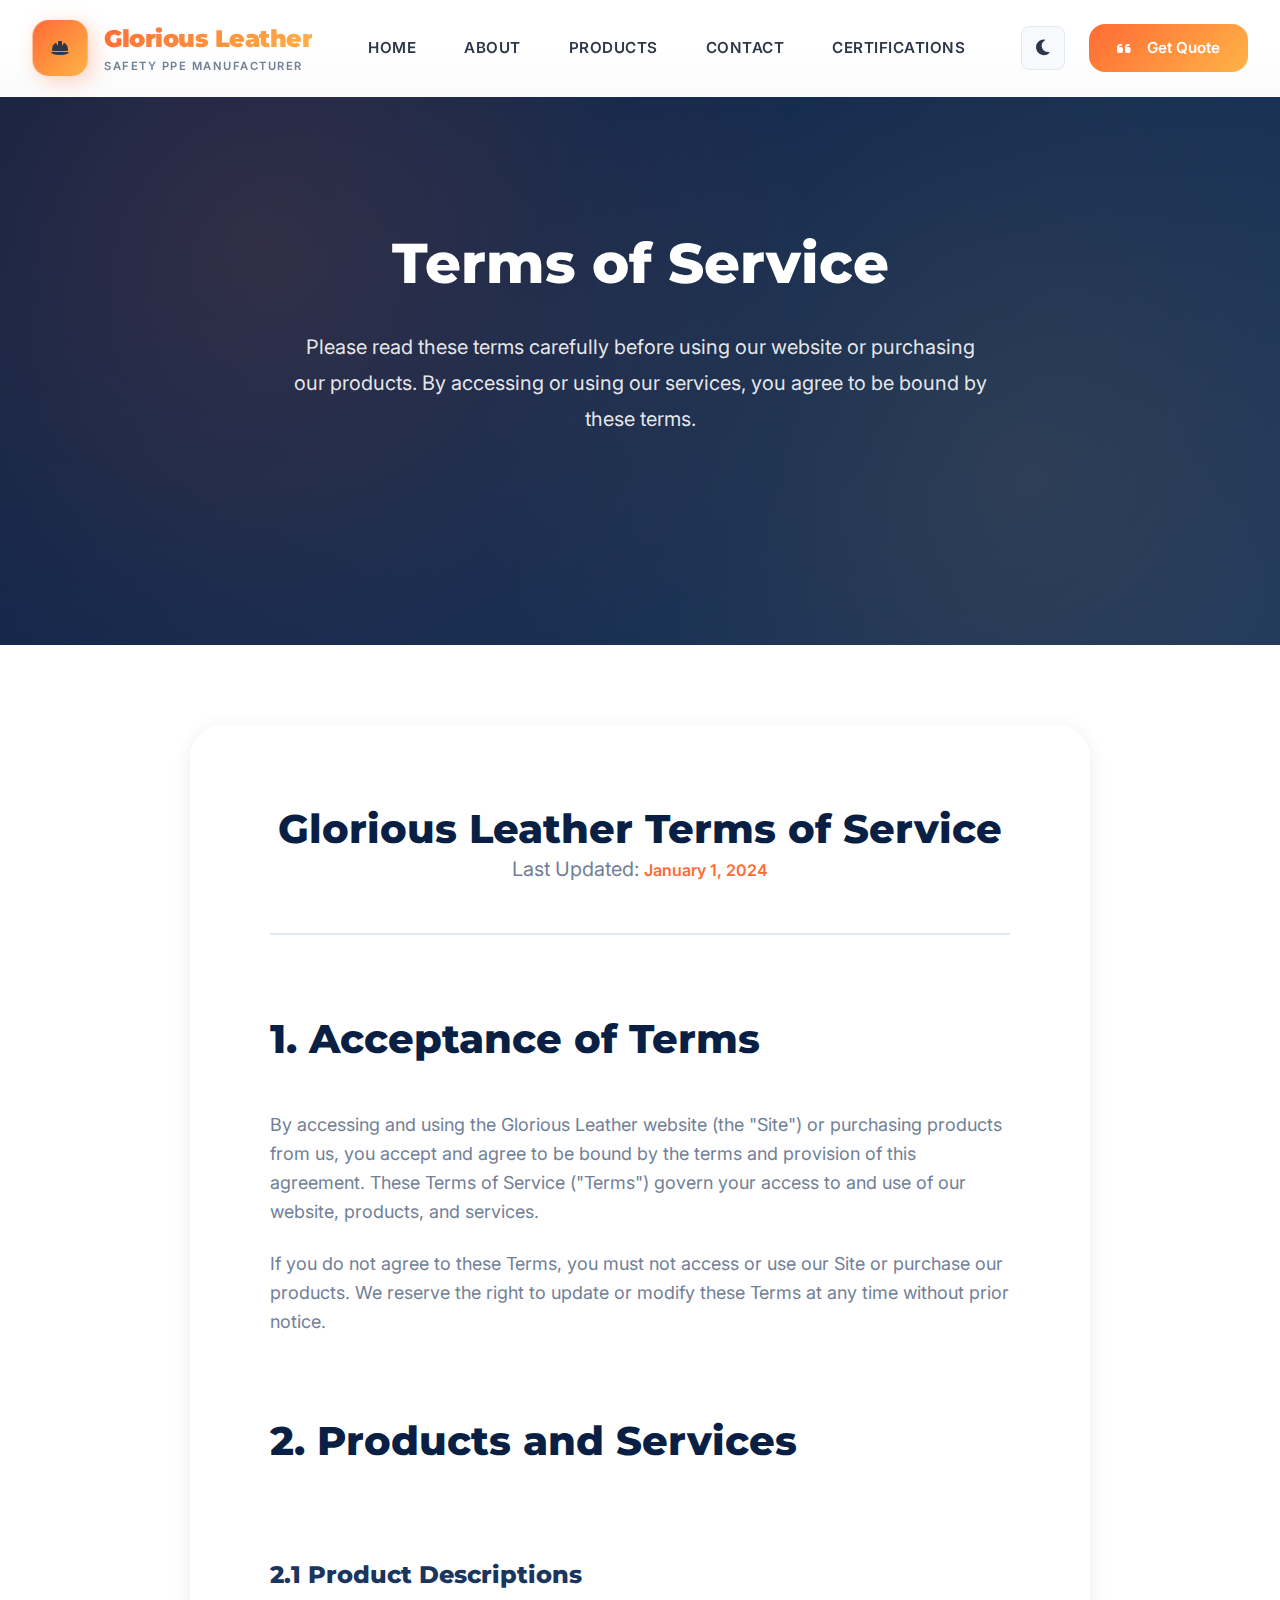
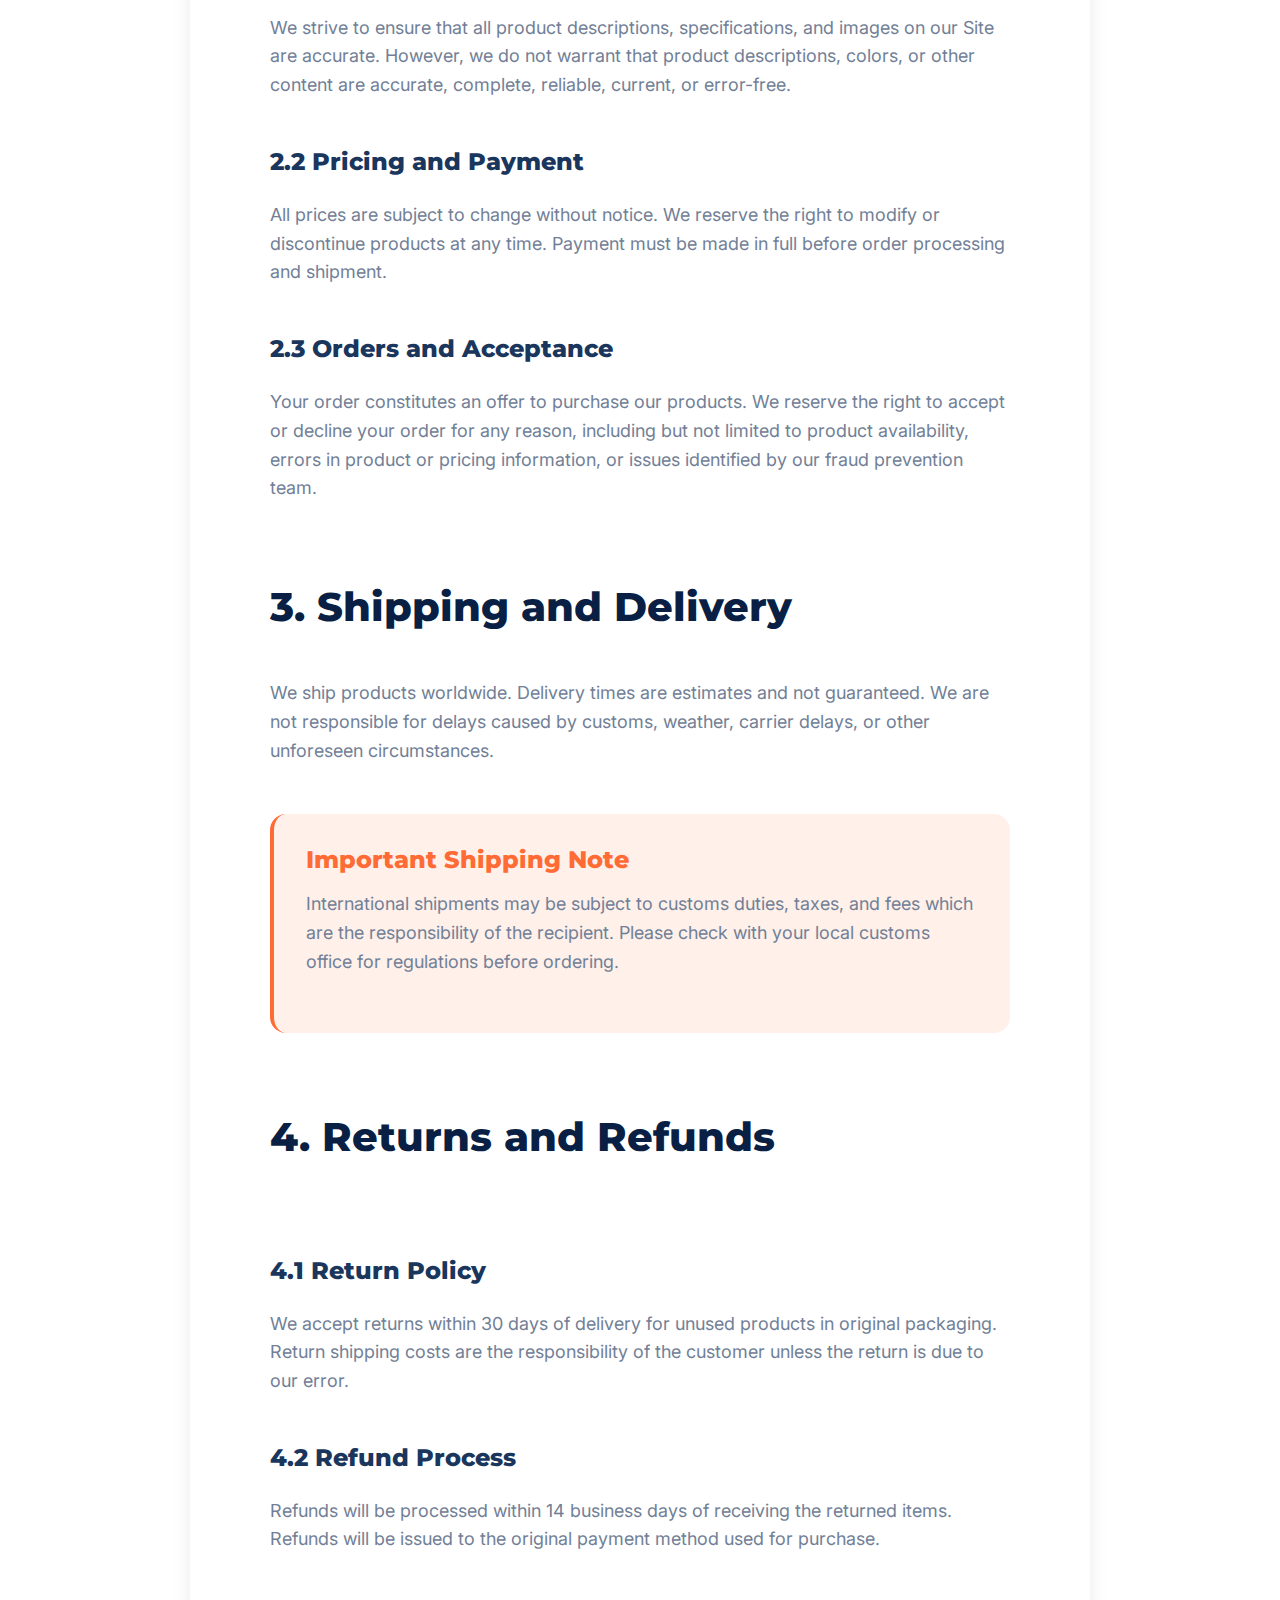
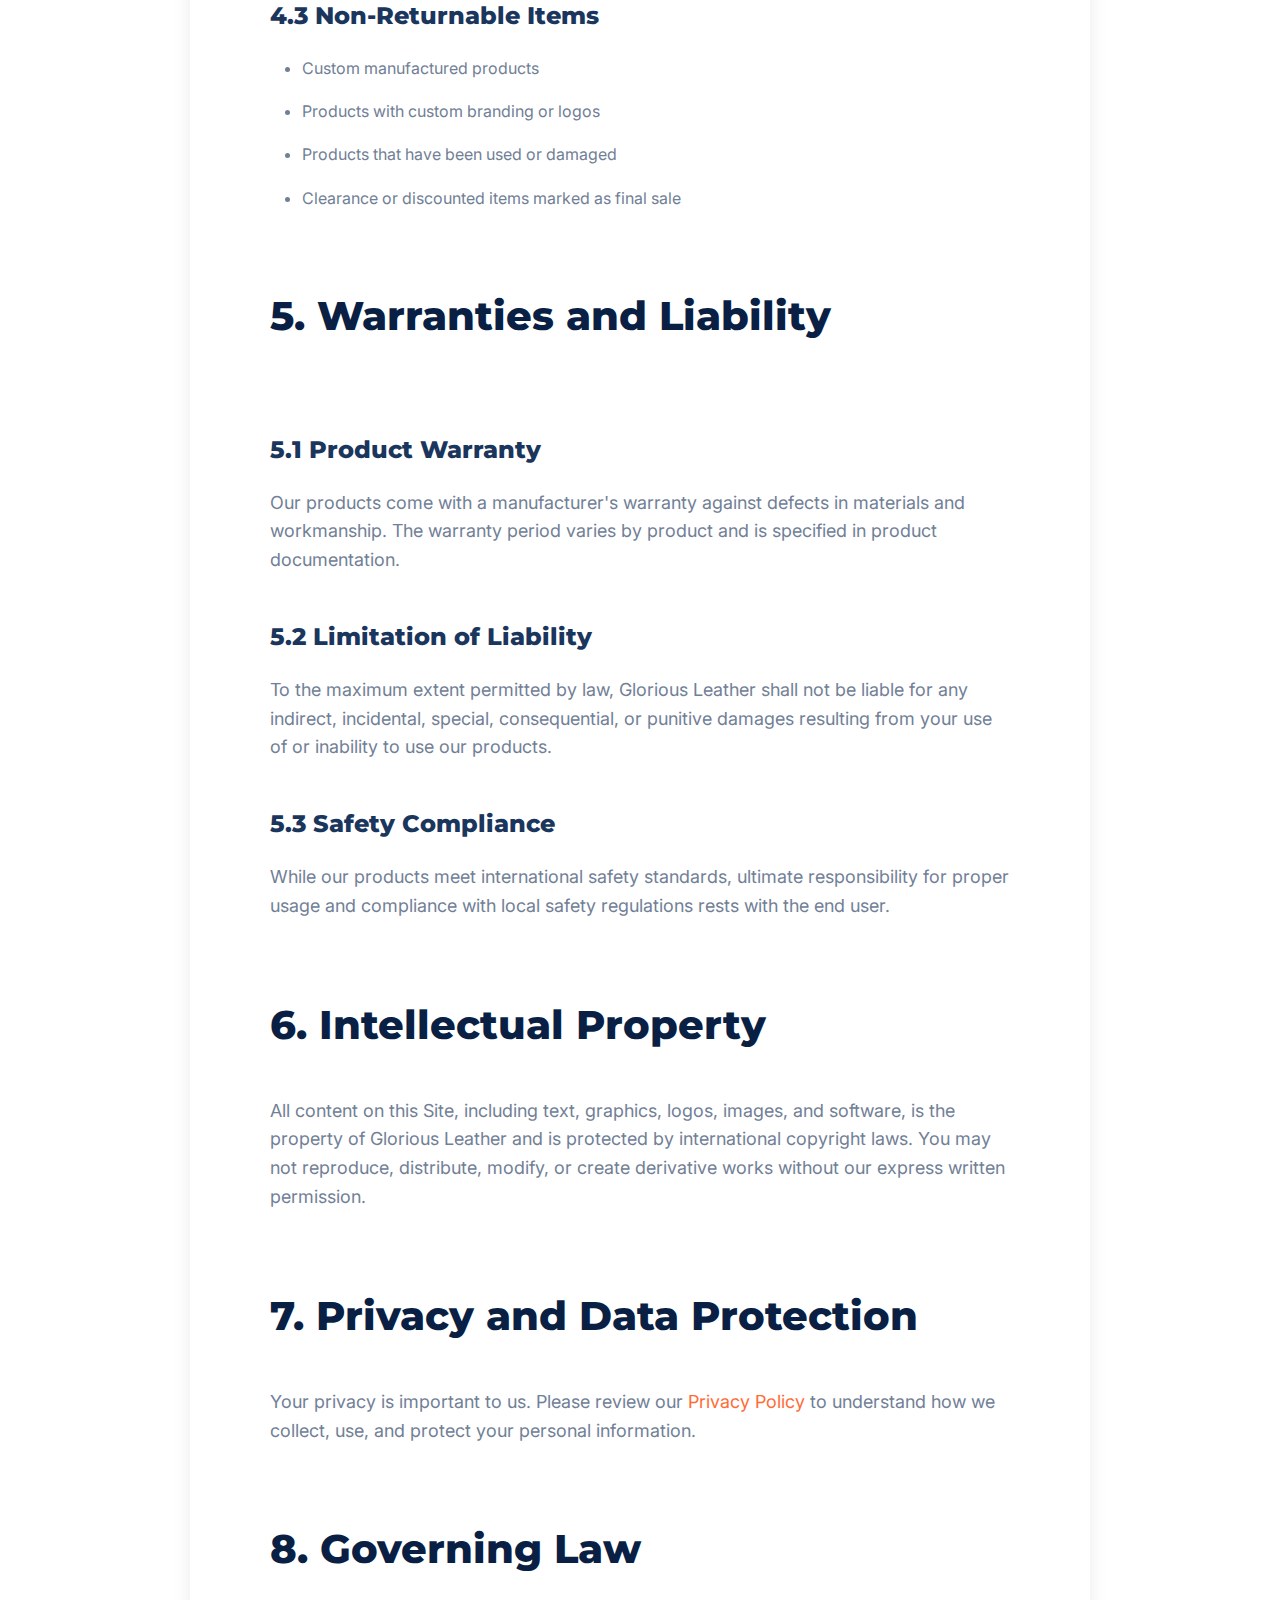
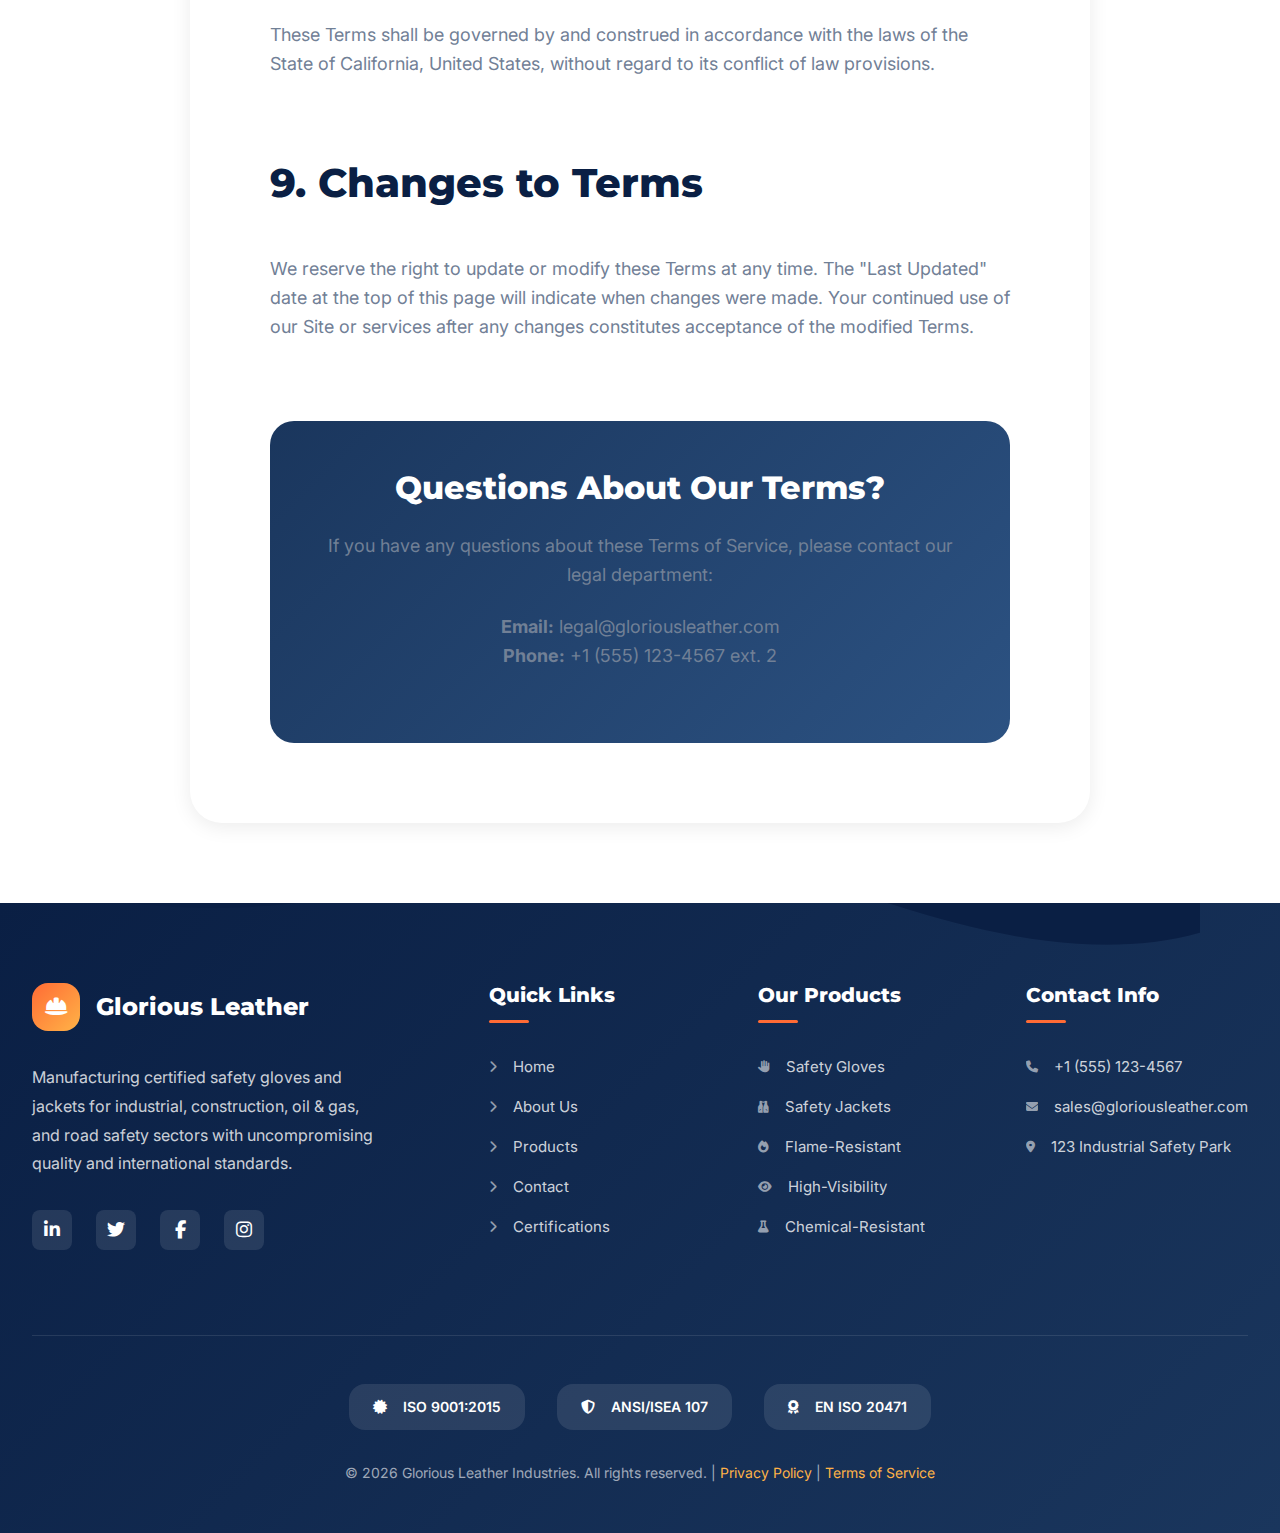
<file: terms.html>
<!doctype html>
<html lang="en">
  <head>
    <meta charset="UTF-8" />
    <meta name="viewport" content="width=device-width, initial-scale=1.0" />
    <title>
      Terms of Service | Glorious Leather - Premium Safety PPE Manufacturer
    </title>

    <!-- Fonts & Icons -->
    <link
      rel="stylesheet"
      href="https://cdnjs.cloudflare.com/ajax/libs/font-awesome/6.4.0/css/all.min.css"
    />
    <link
      href="https://fonts.googleapis.com/css2?family=Inter:wght@300;400;500;600;700;800&family=Montserrat:wght@700;800;900&display=swap"
      rel="stylesheet"
    />

    <style>
      /* Import base styles */
      :root {
        /* Colors */
        --primary-dark: #0a1f44;
        --primary-blue: #1a365d;
        --accent-orange: #ff6b35;
        --accent-yellow: #ffb347;
        --accent-red: #ff3b30;
        --accent-green: #10b981;
        --light-bg: #f7f9fc;
        --white: #ffffff;
        --card-bg: #ffffff;
        --text-dark: #2d3748;
        --text-light: #718096;
        --border-light: #e2e8f0;

        /* Shadows */
        --shadow-soft: 0 4px 20px rgba(0, 0, 0, 0.08);
        --shadow-medium: 0 6px 30px rgba(0, 0, 0, 0.12);
        --shadow-hard: 0 10px 40px rgba(0, 0, 0, 0.15);
        --shadow-glow: 0 0 20px rgba(255, 107, 53, 0.2);

        /* Gradients */
        --gradient-orange: linear-gradient(135deg, #ff6b35, #ffb347);
        --gradient-blue: linear-gradient(135deg, #1a365d, #2c5282);
        --gradient-dark: linear-gradient(135deg, #0a1f44, #1a365d);
        --gradient-green: linear-gradient(135deg, #10b981, #34d399);

        /* Spacing */
        --space-xs: 0.5rem;
        --space-sm: 1rem;
        --space-md: 1.5rem;
        --space-lg: 2rem;
        --space-xl: 3rem;
        --space-2xl: 5rem;

        /* Border Radius */
        --radius-sm: 0.5rem;
        --radius-md: 1rem;
        --radius-lg: 1.5rem;
        --radius-xl: 2rem;

        /* Transitions */
        --transition-fast: 0.2s ease;
        --transition-normal: 0.3s ease;
        --transition-slow: 0.5s ease;
      }

      /* Dark Mode */
      .dark-mode {
        --primary-dark: #0f172a;
        --primary-blue: #1e293b;
        --light-bg: #0f172a;
        --card-bg: #1e293b;
        --text-dark: #f1f5f9;
        --text-light: #94a3b8;
        --border-light: #334155;
      }

      * {
        margin: 0;
        padding: 0;
        box-sizing: border-box;
      }

      html {
        font-size: 16px;
        scroll-behavior: smooth;
        scroll-padding-top: 90px;
      }

      body {
        font-family: "Inter", sans-serif;
        background-color: var(--light-bg);
        color: var(--text-dark);
        line-height: 1.6;
        overflow-x: hidden;
        transition:
          background-color var(--transition-normal),
          color var(--transition-normal);
      }

      h1,
      h2,
      h3,
      h4,
      h5,
      h6 {
        font-family: "Montserrat", sans-serif;
        font-weight: 800;
        line-height: 1.2;
        color: var(--primary-dark);
      }

      .dark-mode h1,
      .dark-mode h2,
      .dark-mode h3,
      .dark-mode h4,
      .dark-mode h5,
      .dark-mode h6 {
        color: var(--white);
      }

      h1 {
        font-size: 3.75rem;
      }
      h2 {
        font-size: 2.5rem;
      }
      h3 {
        font-size: 2rem;
      }
      h4 {
        font-size: 1.5rem;
      }

      p {
        color: var(--text-light);
        font-size: 1.125rem;
        margin-bottom: var(--space-md);
      }

      .dark-mode p {
        color: var(--text-light);
      }

      a {
        text-decoration: none;
        color: inherit;
        transition: all var(--transition-fast);
        cursor: pointer;
      }

      .container {
        width: 100%;
        max-width: 1280px;
        margin: 0 auto;
        padding: 0 var(--space-lg);
      }

      section {
        padding: var(--space-2xl) 0;
      }

      .text-center {
        text-align: center;
      }
      .text-orange {
        color: var(--accent-orange);
      }
      .text-gradient {
        background: var(--gradient-orange);
        -webkit-background-clip: text;
        -webkit-text-fill-color: transparent;
        background-clip: text;
      }

      /* ===== MISSING STYLES ===== */
      .section-subtitle {
        font-size: 1.25rem;
        color: var(--text-light);
        max-width: 700px;
        margin: 0 auto;
        line-height: 1.6;
      }

      .scroll-to-top {
        position: fixed;
        bottom: 30px;
        right: 30px;
        width: 50px;
        height: 50px;
        background: var(--gradient-orange);
        color: var(--white);
        border-radius: 50%;
        display: flex;
        align-items: center;
        justify-content: center;
        font-size: 1.25rem;
        cursor: pointer;
        z-index: 100;
        opacity: 0;
        transform: translateY(20px);
        transition: all var(--transition-normal);
        box-shadow: var(--shadow-glow);
      }

      .scroll-to-top.visible {
        opacity: 1;
        transform: translateY(0);
      }

      .scroll-to-top:hover {
        transform: translateY(-5px);
      }

      /* ===== TERMS HERO ===== */
      .terms-hero {
        min-height: 40vh;
        display: flex;
        align-items: center;
        position: relative;
        overflow: hidden;
        background: linear-gradient(
          135deg,
          var(--primary-dark) 0%,
          var(--primary-blue) 100%
        );
        color: var(--white);
        margin-top: 70px;
        text-align: center;
      }

      .terms-hero::before {
        content: "";
        position: absolute;
        top: 0;
        left: 0;
        right: 0;
        bottom: 0;
        background:
          radial-gradient(
            circle at 20% 30%,
            rgba(255, 107, 53, 0.15) 0%,
            transparent 50%
          ),
          radial-gradient(
            circle at 80% 70%,
            rgba(255, 179, 71, 0.1) 0%,
            transparent 50%
          );
      }

      .terms-hero-content {
        position: relative;
        z-index: 2;
        max-width: 800px;
        margin: 0 auto;
        padding: var(--space-2xl) 0;
      }

      .terms-hero h1 {
        font-size: 3.5rem;
        color: var(--white);
        margin-bottom: var(--space-lg);
      }

      .terms-hero p {
        font-size: 1.25rem;
        color: rgba(255, 255, 255, 0.9);
        max-width: 700px;
        margin: 0 auto var(--space-xl);
        line-height: 1.8;
      }

      /* ===== TERMS CONTENT ===== */
      .terms-content-section {
        background: var(--white);
        padding: var(--space-2xl) 0;
      }

      .dark-mode .terms-content-section {
        background: var(--light-bg);
      }

      .terms-container {
        max-width: 900px;
        margin: 0 auto;
        background: var(--card-bg);
        border-radius: var(--radius-xl);
        padding: var(--space-2xl);
        box-shadow: var(--shadow-soft);
      }

      .terms-header {
        text-align: center;
        margin-bottom: var(--space-2xl);
        padding-bottom: var(--space-xl);
        border-bottom: 2px solid var(--border-light);
      }

      .last-updated {
        color: var(--accent-orange);
        font-weight: 600;
        margin-top: var(--space-sm);
        font-size: 1rem;
      }

      .terms-section {
        margin-bottom: var(--space-2xl);
      }

      .terms-section h2 {
        color: var(--primary-dark);
        margin-bottom: var(--space-lg);
        padding-bottom: var(--space-sm);
        border-bottom: 3px solid var(--gradient-orange);
        display: inline-block;
      }

      .dark-mode .terms-section h2 {
        color: var(--white);
      }

      .terms-section h3 {
        color: var(--primary-blue);
        margin: var(--space-xl) 0 var(--space-md);
        font-size: 1.5rem;
      }

      .dark-mode .terms-section h3 {
        color: var(--accent-orange);
      }

      .terms-list {
        margin-left: var(--space-lg);
        margin-bottom: var(--space-md);
      }

      .terms-list li {
        margin-bottom: var(--space-sm);
        color: var(--text-light);
        line-height: 1.7;
      }

      .important-note {
        background: rgba(255, 107, 53, 0.1);
        border-left: 4px solid var(--accent-orange);
        padding: var(--space-lg);
        border-radius: var(--radius-md);
        margin: var(--space-xl) 0;
      }

      .important-note h4 {
        color: var(--accent-orange);
        margin-bottom: var(--space-sm);
      }

      .contact-info {
        background: var(--gradient-blue);
        color: var(--white);
        padding: var(--space-xl);
        border-radius: var(--radius-lg);
        margin-top: var(--space-xl);
        text-align: center;
      }

      .contact-info h3 {
        color: var(--white);
        margin-bottom: var(--space-md);
      }

      /* ===== HEADER & FOOTER STYLES ===== */
      .header {
        position: fixed;
        top: 0;
        left: 0;
        right: 0;
        z-index: 1000;
        background: rgba(255, 255, 255, 0.98);
        backdrop-filter: blur(20px);
        -webkit-backdrop-filter: blur(20px);
        border-bottom: 1px solid rgba(255, 255, 255, 0.2);
        transition: all var(--transition-normal);
        padding: 0.5rem 0;
      }

      .dark-mode .header {
        background: rgba(15, 23, 42, 0.98);
        border-bottom: 1px solid rgba(255, 255, 255, 0.1);
      }

      .header.scrolled {
        box-shadow: var(--shadow-soft);
        padding: 0.25rem 0;
      }

      .header-container {
        display: flex;
        align-items: center;
        justify-content: space-between;
        padding: 0.75rem 0;
      }

      .logo {
        display: flex;
        align-items: center;
        gap: var(--space-sm);
        position: relative;
      }

      .logo-icon {
        width: 56px;
        height: 56px;
        background: var(--gradient-orange);
        border-radius: var(--radius-md);
        display: flex;
        align-items: center;
        justify-content: center;
        position: relative;
        transform-style: preserve-3d;
        transform: perspective(1000px) rotateY(-10deg);
        box-shadow: 5px 5px 20px rgba(255, 107, 53, 0.3);
      }

      .logo-text {
        display: flex;
        flex-direction: column;
      }

      .logo-main {
        font-family: "Montserrat", sans-serif;
        font-size: 1.5rem;
        font-weight: 900;
        letter-spacing: -0.5px;
        background: var(--gradient-orange);
        -webkit-background-clip: text;
        -webkit-text-fill-color: transparent;
        background-clip: text;
      }

      .logo-sub {
        font-size: 0.7rem;
        color: var(--text-light);
        letter-spacing: 1.5px;
        text-transform: uppercase;
        font-weight: 600;
      }

      .nav-main {
        display: flex;
        gap: var(--space-xl);
        align-items: center;
      }

      .nav-link {
        position: relative;
        font-weight: 600;
        font-size: 0.95rem;
        padding: 0.5rem 0;
        color: var(--text-dark);
        text-transform: uppercase;
        letter-spacing: 0.5px;
      }

      .dark-mode .nav-link {
        color: var(--white);
      }

      .nav-link::after {
        content: "";
        position: absolute;
        bottom: 0;
        left: 0;
        width: 0;
        height: 3px;
        background: var(--gradient-orange);
        border-radius: 1.5px;
        transition: width var(--transition-normal);
      }

      .nav-link:hover::after,
      .nav-link.active::after {
        width: 100%;
      }

      .nav-link:hover,
      .nav-link.active {
        color: var(--accent-orange);
      }

      .header-actions {
        display: flex;
        align-items: center;
        gap: var(--space-md);
      }

      .theme-toggle {
        width: 44px;
        height: 44px;
        border-radius: var(--radius-sm);
        background: var(--light-bg);
        border: 1px solid var(--border-light);
        color: var(--text-dark);
        cursor: pointer;
        display: flex;
        align-items: center;
        justify-content: center;
        font-size: 1.125rem;
        transition: all var(--transition-normal);
        position: relative;
        overflow: hidden;
      }

      .dark-mode .theme-toggle {
        background: var(--card-bg);
        border-color: var(--border-light);
        color: var(--white);
      }

      .theme-toggle:hover {
        background: var(--accent-orange);
        color: var(--white);
        transform: rotate(15deg) scale(1.1);
        box-shadow: var(--shadow-glow);
      }

      .theme-toggle i {
        transition: transform 0.3s ease;
      }

      .theme-toggle:hover i {
        transform: rotate(180deg);
      }

      .cta-button {
        padding: 0.75rem 1.75rem;
        background: var(--gradient-orange);
        color: var(--white);
        border-radius: var(--radius-md);
        font-weight: 600;
        font-size: 0.95rem;
        display: flex;
        align-items: center;
        gap: var(--space-sm);
        transition: all var(--transition-normal);
        position: relative;
        overflow: hidden;
      }

      .cta-button::before {
        content: "";
        position: absolute;
        top: 0;
        left: -100%;
        width: 100%;
        height: 100%;
        background: linear-gradient(
          90deg,
          transparent,
          rgba(255, 255, 255, 0.2),
          transparent
        );
        transition: left 0.7s ease;
      }

      .cta-button:hover::before {
        left: 100%;
      }

      .cta-button:hover {
        transform: translateY(-2px);
        box-shadow: var(--shadow-glow);
      }

      .mobile-toggle {
        display: none;
        background: none;
        border: none;
        color: var(--text-dark);
        font-size: 1.5rem;
        cursor: pointer;
        width: 44px;
        height: 44px;
        border-radius: var(--radius-sm);
        align-items: center;
        justify-content: center;
        transition: all var(--transition-fast);
      }

      .dark-mode .mobile-toggle {
        color: var(--white);
      }

      .mobile-toggle:hover {
        background: var(--border-light);
      }

      .mobile-menu {
        position: fixed;
        top: 80px;
        left: 0;
        right: 0;
        background: var(--card-bg);
        backdrop-filter: blur(20px);
        -webkit-backdrop-filter: blur(20px);
        padding: var(--space-lg);
        border-top: 1px solid var(--border-light);
        transform: translateY(-100%);
        opacity: 0;
        visibility: hidden;
        transition: all var(--transition-normal);
        z-index: 999;
        box-shadow: var(--shadow-hard);
        max-height: calc(100vh - 80px);
        overflow-y: auto;
      }

      .mobile-menu.active {
        transform: translateY(0);
        opacity: 1;
        visibility: visible;
      }

      .mobile-nav {
        display: flex;
        flex-direction: column;
        gap: var(--space-sm);
      }

      .mobile-nav a {
        padding: var(--space-md);
        border-radius: var(--radius-md);
        background: var(--light-bg);
        color: var(--text-dark);
        font-weight: 600;
        transition: all var(--transition-fast);
        text-align: center;
      }

      .dark-mode .mobile-nav a {
        background: var(--primary-blue);
        color: var(--white);
      }

      .mobile-nav a:hover,
      .mobile-nav a.active {
        background: var(--gradient-orange);
        color: var(--white);
        transform: translateX(10px);
      }

      /* Footer Styles */
      .footer {
        background: var(--gradient-dark);
        color: var(--white);
        padding: var(--space-2xl) 0 0;
        position: relative;
        overflow: hidden;
      }

      .footer-wave {
        position: absolute;
        top: -50px;
        left: 0;
        right: 0;
        height: 100px;
        background: url("data:image/svg+xml,%3Csvg xmlns='http://www.w3.org/2000/svg' viewBox='0 0 1200 120' preserveAspectRatio='none'%3E%3Cpath d='M321.39,56.44c58-10.79,114.16-30.13,172-41.86,82.39-16.72,168.19-17.73,250.45-.39C823.78,31,906.67,72,985.66,92.83c70.05,18.48,146.53,26.09,214.34,3V0H0V27.35A600.21,600.21,0,0,0,321.39,56.44Z' fill='%230a1f44'%3E%3C/path%3E%3C/svg%3E");
        background-size: 1200px 100px;
      }

      .dark-mode .footer-wave {
        background: url("data:image/svg+xml,%3Csvg xmlns='http://www.w3.org/2000/svg' viewBox='0 0 1200 120' preserveAspectRatio='none'%3E%3Cpath d='M321.39,56.44c58-10.79,114.16-30.13,172-41.86,82.39-16.72,168.19-17.73,250.45-.39C823.78,31,906.67,72,985.66,92.83c70.05,18.48,146.53,26.09,214.34,3V0H0V27.35A600.21,600.21,0,0,0,321.39,56.44Z' fill='%231e293b'%3E%3C/path%3E%3C/svg%3E");
      }

      .footer-content {
        position: relative;
        z-index: 1;
        display: grid;
        grid-template-columns: 2fr 1fr 1fr 1fr;
        gap: var(--space-2xl);
        margin-bottom: var(--space-2xl);
      }

      .footer-brand {
        max-width: 350px;
      }

      .footer-logo {
        display: flex;
        align-items: center;
        gap: var(--space-sm);
        margin-bottom: var(--space-lg);
      }

      .footer-logo-icon {
        width: 48px;
        height: 48px;
        background: var(--gradient-orange);
        border-radius: var(--radius-md);
        display: flex;
        align-items: center;
        justify-content: center;
        font-size: 1.25rem;
        color: var(--white);
      }

      .footer-logo-text {
        font-family: "Montserrat", sans-serif;
        font-size: 1.5rem;
        font-weight: 800;
        color: var(--white);
      }

      .footer-about {
        color: rgba(255, 255, 255, 0.8);
        line-height: 1.8;
        margin-bottom: var(--space-lg);
        font-size: 1rem;
      }

      .footer-social {
        display: flex;
        gap: var(--space-md);
      }

      .social-link {
        width: 40px;
        height: 40px;
        background: rgba(255, 255, 255, 0.1);
        border-radius: var(--radius-sm);
        display: flex;
        align-items: center;
        justify-content: center;
        color: var(--white);
        font-size: 1.125rem;
        transition: all var(--transition-normal);
        position: relative;
        overflow: hidden;
      }

      .social-link::before {
        content: "";
        position: absolute;
        top: 0;
        left: 0;
        right: 0;
        bottom: 0;
        background: var(--gradient-orange);
        opacity: 0;
        transition: opacity var(--transition-normal);
      }

      .social-link:hover::before {
        opacity: 1;
      }

      .social-link i {
        position: relative;
        z-index: 1;
      }

      .social-link:hover {
        transform: translateY(-3px);
        box-shadow: 0 10px 20px rgba(255, 107, 53, 0.3);
      }

      .footer-column h3 {
        color: var(--white);
        font-size: 1.25rem;
        margin-bottom: var(--space-lg);
        position: relative;
        padding-bottom: var(--space-sm);
      }

      .footer-column h3::after {
        content: "";
        position: absolute;
        bottom: 0;
        left: 0;
        width: 40px;
        height: 3px;
        background: var(--accent-orange);
        border-radius: 1.5px;
      }

      .footer-links {
        list-style: none;
      }

      .footer-links li {
        margin-bottom: var(--space-sm);
      }

      .footer-links a {
        color: rgba(255, 255, 255, 0.8);
        transition: all var(--transition-fast);
        display: flex;
        align-items: center;
        gap: var(--space-sm);
        font-size: 0.9375rem;
      }

      .footer-links a:hover {
        color: var(--accent-orange);
        transform: translateX(5px);
      }

      .footer-links i {
        font-size: 0.75rem;
        opacity: 0.7;
      }

      .footer-bottom {
        border-top: 1px solid rgba(255, 255, 255, 0.1);
        padding: var(--space-xl) 0;
        text-align: center;
        position: relative;
        z-index: 1;
      }

      .footer-certs {
        display: flex;
        justify-content: center;
        gap: var(--space-lg);
        margin-bottom: var(--space-lg);
        flex-wrap: wrap;
      }

      .cert-badge {
        background: rgba(255, 255, 255, 0.1);
        padding: 0.75rem 1.5rem;
        border-radius: var(--radius-md);
        font-size: 0.875rem;
        font-weight: 600;
        color: var(--white);
        display: flex;
        align-items: center;
        gap: var(--space-sm);
        transition: all var(--transition-normal);
      }

      .cert-badge:hover {
        background: rgba(255, 255, 255, 0.2);
        transform: translateY(-2px);
      }

      .footer-copyright {
        color: rgba(255, 255, 255, 0.6);
        font-size: 0.875rem;
      }

      .footer-copyright a {
        color: var(--accent-yellow);
        text-decoration: none;
        transition: color var(--transition-fast);
      }

      .footer-copyright a:hover {
        color: var(--white);
      }

      /* Responsive */
      @media (max-width: 992px) {
        .footer-content {
          grid-template-columns: repeat(2, 1fr);
        }

        .terms-container {
          padding: var(--space-xl);
        }
      }

      @media (max-width: 768px) {
        h1 {
          font-size: 2.5rem;
        }
        h2 {
          font-size: 2rem;
        }

        .terms-hero h1 {
          font-size: 2.5rem;
        }

        .nav-main {
          display: none;
        }
        .mobile-toggle {
          display: flex;
        }

        .footer-content {
          grid-template-columns: 1fr;
        }
      }

      @media (max-width: 576px) {
        h1 {
          font-size: 2.25rem;
        }
        h2 {
          font-size: 1.75rem;
        }

        .terms-hero h1 {
          font-size: 2.25rem;
        }

        .terms-container {
          padding: var(--space-lg);
        }

        .scroll-to-top {
          bottom: 20px;
          right: 20px;
          width: 40px;
          height: 40px;
          font-size: 1rem;
        }
      }

      /* Animations */
      .animate-on-scroll {
        opacity: 0;
        transform: translateY(30px);
        transition:
          opacity 0.6s ease,
          transform 0.6s ease;
      }

      .animate-on-scroll.visible {
        opacity: 1;
        transform: translateY(0);
      }
    </style>
  </head>
  <body>
    <!-- Header -->
    <header class="header">
      <div class="container">
        <div class="header-container">
          <a href="index.html" class="logo">
            <div class="logo-icon">
              <i class="fas fa-hard-hat"></i>
            </div>
            <div class="logo-text">
              <div class="logo-main">Glorious Leather</div>
              <div class="logo-sub">Safety PPE Manufacturer</div>
            </div>
          </a>

          <nav class="nav-main">
            <a href="index.html" class="nav-link">Home</a>
            <a href="about.html" class="nav-link">About</a>
            <a href="products.html" class="nav-link">Products</a>
            <a href="contact.html" class="nav-link">Contact</a>
            <a href="certifications.html" class="nav-link">Certifications</a>
          </nav>

          <div class="header-actions">
            <button
              class="theme-toggle"
              id="themeToggle"
              aria-label="Toggle dark mode"
            >
              <i class="fas fa-moon"></i>
            </button>
            <a href="contact.html" class="cta-button">
              <i class="fas fa-quote-left"></i>
              Get Quote
            </a>
            <button
              class="mobile-toggle"
              id="mobileToggle"
              aria-label="Toggle mobile menu"
            >
              <i class="fas fa-bars"></i>
            </button>
          </div>
        </div>
      </div>

      <div class="mobile-menu" id="mobileMenu">
        <nav class="mobile-nav">
          <a href="index.html">Home</a>
          <a href="about.html">About</a>
          <a href="products.html">Products</a>
          <a href="contact.html">Contact</a>
          <a href="certifications.html">Certifications</a>
        </nav>
      </div>
    </header>

    <!-- Terms Hero -->
    <section class="terms-hero">
      <div class="container">
        <div class="terms-hero-content">
          <h1>Terms of Service</h1>
          <p>
            Please read these terms carefully before using our website or
            purchasing our products. By accessing or using our services, you
            agree to be bound by these terms.
          </p>
        </div>
      </div>
    </section>

    <!-- Terms Content -->
    <section class="terms-content-section">
      <div class="container">
        <div class="terms-container">
          <div class="terms-header">
            <h2>Glorious Leather Terms of Service</h2>
            <p class="section-subtitle">
              Last Updated: <span class="last-updated">January 1, 2024</span>
            </p>
          </div>

          <div class="terms-section">
            <h2>1. Acceptance of Terms</h2>
            <p>
              By accessing and using the Glorious Leather website (the "Site")
              or purchasing products from us, you accept and agree to be bound
              by the terms and provision of this agreement. These Terms of
              Service ("Terms") govern your access to and use of our website,
              products, and services.
            </p>
            <p>
              If you do not agree to these Terms, you must not access or use our
              Site or purchase our products. We reserve the right to update or
              modify these Terms at any time without prior notice.
            </p>
          </div>

          <div class="terms-section">
            <h2>2. Products and Services</h2>
            <h3>2.1 Product Descriptions</h3>
            <p>
              We strive to ensure that all product descriptions, specifications,
              and images on our Site are accurate. However, we do not warrant
              that product descriptions, colors, or other content are accurate,
              complete, reliable, current, or error-free.
            </p>

            <h3>2.2 Pricing and Payment</h3>
            <p>
              All prices are subject to change without notice. We reserve the
              right to modify or discontinue products at any time. Payment must
              be made in full before order processing and shipment.
            </p>

            <h3>2.3 Orders and Acceptance</h3>
            <p>
              Your order constitutes an offer to purchase our products. We
              reserve the right to accept or decline your order for any reason,
              including but not limited to product availability, errors in
              product or pricing information, or issues identified by our fraud
              prevention team.
            </p>
          </div>

          <div class="terms-section">
            <h2>3. Shipping and Delivery</h2>
            <p>
              We ship products worldwide. Delivery times are estimates and not
              guaranteed. We are not responsible for delays caused by customs,
              weather, carrier delays, or other unforeseen circumstances.
            </p>

            <div class="important-note">
              <h4>Important Shipping Note</h4>
              <p>
                International shipments may be subject to customs duties, taxes,
                and fees which are the responsibility of the recipient. Please
                check with your local customs office for regulations before
                ordering.
              </p>
            </div>
          </div>

          <div class="terms-section">
            <h2>4. Returns and Refunds</h2>
            <h3>4.1 Return Policy</h3>
            <p>
              We accept returns within 30 days of delivery for unused products
              in original packaging. Return shipping costs are the
              responsibility of the customer unless the return is due to our
              error.
            </p>

            <h3>4.2 Refund Process</h3>
            <p>
              Refunds will be processed within 14 business days of receiving the
              returned items. Refunds will be issued to the original payment
              method used for purchase.
            </p>

            <h3>4.3 Non-Returnable Items</h3>
            <ul class="terms-list">
              <li>Custom manufactured products</li>
              <li>Products with custom branding or logos</li>
              <li>Products that have been used or damaged</li>
              <li>Clearance or discounted items marked as final sale</li>
            </ul>
          </div>

          <div class="terms-section">
            <h2>5. Warranties and Liability</h2>
            <h3>5.1 Product Warranty</h3>
            <p>
              Our products come with a manufacturer's warranty against defects
              in materials and workmanship. The warranty period varies by
              product and is specified in product documentation.
            </p>

            <h3>5.2 Limitation of Liability</h3>
            <p>
              To the maximum extent permitted by law, Glorious Leather shall not
              be liable for any indirect, incidental, special, consequential, or
              punitive damages resulting from your use of or inability to use
              our products.
            </p>

            <h3>5.3 Safety Compliance</h3>
            <p>
              While our products meet international safety standards, ultimate
              responsibility for proper usage and compliance with local safety
              regulations rests with the end user.
            </p>
          </div>

          <div class="terms-section">
            <h2>6. Intellectual Property</h2>
            <p>
              All content on this Site, including text, graphics, logos, images,
              and software, is the property of Glorious Leather and is protected
              by international copyright laws. You may not reproduce,
              distribute, modify, or create derivative works without our express
              written permission.
            </p>
          </div>

          <div class="terms-section">
            <h2>7. Privacy and Data Protection</h2>
            <p>
              Your privacy is important to us. Please review our
              <a href="privacy.html" class="text-orange">Privacy Policy</a> to
              understand how we collect, use, and protect your personal
              information.
            </p>
          </div>

          <div class="terms-section">
            <h2>8. Governing Law</h2>
            <p>
              These Terms shall be governed by and construed in accordance with
              the laws of the State of California, United States, without regard
              to its conflict of law provisions.
            </p>
          </div>

          <div class="terms-section">
            <h2>9. Changes to Terms</h2>
            <p>
              We reserve the right to update or modify these Terms at any time.
              The "Last Updated" date at the top of this page will indicate when
              changes were made. Your continued use of our Site or services
              after any changes constitutes acceptance of the modified Terms.
            </p>
          </div>

          <div class="contact-info">
            <h3>Questions About Our Terms?</h3>
            <p>
              If you have any questions about these Terms of Service, please
              contact our legal department:
            </p>
            <p style="margin-top: var(--space-md)">
              <strong>Email:</strong> legal@gloriousleather.com<br />
              <strong>Phone:</strong> +1 (555) 123-4567 ext. 2
            </p>
          </div>
        </div>
      </div>
    </section>

    <!-- Footer -->
    <footer class="footer">
      <div class="footer-wave"></div>

      <div class="container">
        <div class="footer-content">
          <div class="footer-brand">
            <a href="index.html" class="footer-logo">
              <div class="footer-logo-icon">
                <i class="fas fa-hard-hat"></i>
              </div>
              <div class="footer-logo-text">Glorious Leather</div>
            </a>
            <p class="footer-about">
              Manufacturing certified safety gloves and jackets for industrial,
              construction, oil & gas, and road safety sectors with
              uncompromising quality and international standards.
            </p>
            <div class="footer-social">
              <a
                href="https://linkedin.com"
                class="social-link"
                aria-label="LinkedIn"
                target="_blank"
              >
                <i class="fab fa-linkedin-in"></i>
              </a>
              <a
                href="https://twitter.com"
                class="social-link"
                aria-label="Twitter"
                target="_blank"
              >
                <i class="fab fa-twitter"></i>
              </a>
              <a
                href="https://facebook.com"
                class="social-link"
                aria-label="Facebook"
                target="_blank"
              >
                <i class="fab fa-facebook-f"></i>
              </a>
              <a
                href="https://instagram.com"
                class="social-link"
                aria-label="Instagram"
                target="_blank"
              >
                <i class="fab fa-instagram"></i>
              </a>
            </div>
          </div>

          <div class="footer-column">
            <h3>Quick Links</h3>
            <ul class="footer-links">
              <li>
                <a href="index.html"
                  ><i class="fas fa-chevron-right"></i> Home</a
                >
              </li>
              <li>
                <a href="about.html"
                  ><i class="fas fa-chevron-right"></i> About Us</a
                >
              </li>
              <li>
                <a href="products.html"
                  ><i class="fas fa-chevron-right"></i> Products</a
                >
              </li>
              <li>
                <a href="contact.html"
                  ><i class="fas fa-chevron-right"></i> Contact</a
                >
              </li>
              <li>
                <a href="certifications.html"
                  ><i class="fas fa-chevron-right"></i> Certifications</a
                >
              </li>
            </ul>
          </div>

          <div class="footer-column">
            <h3>Our Products</h3>
            <ul class="footer-links">
              <li>
                <a href="products.html#gloves"
                  ><i class="fas fa-hand-paper"></i> Safety Gloves</a
                >
              </li>
              <li>
                <a href="products.html#jackets"
                  ><i class="fas fa-vest"></i> Safety Jackets</a
                >
              </li>
              <li>
                <a href="products.html#flame"
                  ><i class="fas fa-fire"></i> Flame-Resistant</a
                >
              </li>
              <li>
                <a href="products.html#highvis"
                  ><i class="fas fa-eye"></i> High-Visibility</a
                >
              </li>
              <li>
                <a href="products.html#chemical"
                  ><i class="fas fa-flask"></i> Chemical-Resistant</a
                >
              </li>
            </ul>
          </div>

          <div class="footer-column">
            <h3>Contact Info</h3>
            <ul class="footer-links">
              <li>
                <a href="tel:+15551234567"
                  ><i class="fas fa-phone"></i> +1 (555) 123-4567</a
                >
              </li>
              <li>
                <a href="mailto:sales@gloriousleather.com"
                  ><i class="fas fa-envelope"></i> sales@gloriousleather.com</a
                >
              </li>
              <li>
                <a
                  href="https://maps.google.com/?q=123+Industrial+Safety+Park+Safety+City"
                  target="_blank"
                  ><i class="fas fa-map-marker-alt"></i> 123 Industrial Safety
                  Park</a
                >
              </li>
            </ul>
          </div>
        </div>

        <div class="footer-bottom">
          <div class="footer-certs">
            <div class="cert-badge">
              <i class="fas fa-certificate"></i> ISO 9001:2015
            </div>
            <div class="cert-badge">
              <i class="fas fa-shield-alt"></i> ANSI/ISEA 107
            </div>
            <div class="cert-badge">
              <i class="fas fa-award"></i> EN ISO 20471
            </div>
          </div>

          <div class="footer-copyright">
            &copy; <span id="currentYear"></span> Glorious Leather Industries.
            All rights reserved. |
            <a href="privacy.html" class="active">Privacy Policy</a> |
            <a href="terms.html">Terms of Service</a>
          </div>
        </div>
      </div>
    </footer>

    <!-- Scroll to Top Button -->
    <div class="scroll-to-top" id="scrollToTop">
      <i class="fas fa-chevron-up"></i>
    </div>

    <script>
      // ===== HEADER SCROLL EFFECT =====
      window.addEventListener("scroll", () => {
        const header = document.querySelector(".header");
        if (window.scrollY > 50) {
          header.classList.add("scrolled");
        } else {
          header.classList.remove("scrolled");
        }

        const scrollToTop = document.getElementById("scrollToTop");
        if (window.scrollY > 300) {
          scrollToTop.classList.add("visible");
        } else {
          scrollToTop.classList.remove("visible");
        }
      });

      // Theme Toggle
      const themeToggle = document.getElementById("themeToggle");
      const themeIcon = themeToggle.querySelector("i");
      const body = document.body;

      // Check for saved theme or prefer-color-scheme
      const prefersDarkScheme = window.matchMedia(
        "(prefers-color-scheme: dark)",
      );
      const savedTheme = localStorage.getItem("theme");

      // Set initial theme
      if (savedTheme === "dark" || (!savedTheme && prefersDarkScheme.matches)) {
        body.classList.add("dark-mode");
        themeIcon.className = "fas fa-sun";
        localStorage.setItem("theme", "dark");
      } else {
        body.classList.remove("dark-mode");
        themeIcon.className = "fas fa-moon";
        localStorage.setItem("theme", "light");
      }

      // Theme toggle functionality
      themeToggle.addEventListener("click", function () {
        body.classList.toggle("dark-mode");

        if (body.classList.contains("dark-mode")) {
          themeIcon.className = "fas fa-sun";
          localStorage.setItem("theme", "dark");

          // Add animation effect
          themeToggle.style.transform = "rotate(360deg) scale(1.2)";
          setTimeout(() => {
            themeToggle.style.transform = "";
          }, 300);
        } else {
          themeIcon.className = "fas fa-moon";
          localStorage.setItem("theme", "light");

          // Add animation effect
          themeToggle.style.transform = "rotate(-360deg) scale(1.2)";
          setTimeout(() => {
            themeToggle.style.transform = "";
          }, 300);
        }
      });

      // ===== MOBILE MENU =====
      const mobileToggle = document.getElementById("mobileToggle");
      const mobileMenu = document.getElementById("mobileMenu");
      const mobileIcon = mobileToggle.querySelector("i");

      mobileToggle.addEventListener("click", function (e) {
        e.stopPropagation();
        mobileMenu.classList.toggle("active");

        if (mobileMenu.classList.contains("active")) {
          mobileIcon.className = "fas fa-times";
          mobileToggle.setAttribute("aria-expanded", "true");
        } else {
          mobileIcon.className = "fas fa-bars";
          mobileToggle.setAttribute("aria-expanded", "false");
        }
      });

      // Close menu when clicking outside
      document.addEventListener("click", function (e) {
        if (
          !mobileToggle.contains(e.target) &&
          !mobileMenu.contains(e.target)
        ) {
          mobileMenu.classList.remove("active");
          mobileIcon.className = "fas fa-bars";
          mobileToggle.setAttribute("aria-expanded", "false");
        }
      });

      // Close menu when clicking on a link
      document.querySelectorAll(".mobile-nav a").forEach((link) => {
        link.addEventListener("click", function () {
          mobileMenu.classList.remove("active");
          mobileIcon.className = "fas fa-bars";
          mobileToggle.setAttribute("aria-expanded", "false");
        });
      });

      // ===== SMOOTH SCROLLING =====
      document.querySelectorAll('a[href^="#"]').forEach((anchor) => {
        anchor.addEventListener("click", function (e) {
          const href = this.getAttribute("href");

          // Skip if it's just "#"
          if (href === "#") return;

          const targetElement = document.querySelector(href);

          if (targetElement) {
            e.preventDefault();

            // Update active nav link
            document
              .querySelectorAll(".nav-link, .mobile-nav a")
              .forEach((link) => {
                link.classList.remove("active");
              });
            this.classList.add("active");

            // Scroll to target
            const headerHeight = document.querySelector(".header").offsetHeight;
            const targetPosition = targetElement.offsetTop - headerHeight - 20;

            window.scrollTo({
              top: targetPosition,
              behavior: "smooth",
            });
          }
        });
      });

      // ===== PAGE LINKS =====
      document.querySelectorAll('a[href*=".html"]').forEach((link) => {
        link.addEventListener("click", function (e) {
          const href = this.getAttribute("href");

          // Check if it's a page link
          if (href.includes(".html") && !href.includes("#")) {
            // Check if the page exists (simplified check)
            const validPages = [
              "index.html",
              "about.html",
              "products.html",
              "contact.html",
              "certifications.html",
              "privacy.html",
              "terms.html",
            ];

            if (!validPages.includes(href.split("/").pop())) {
              e.preventDefault();
              showMessage(
                "This page is under construction. Please check back soon!",
              );
            }
            // Allow navigation for valid pages
          }
        });
      });

      // Scroll to Top
      document.getElementById("scrollToTop").addEventListener("click", () => {
        window.scrollTo({
          top: 0,
          behavior: "smooth",
        });
      });

      // Set current year
      document.getElementById("currentYear").textContent =
        new Date().getFullYear();

      // ===== SHOW MESSAGE FUNCTION =====
      function showMessage(text) {
        const message = document.createElement("div");
        message.style.cssText = `
          position: fixed;
          top: 50%;
          left: 50%;
          transform: translate(-50%, -50%);
          background: var(--card-bg);
          color: var(--text-dark);
          padding: 2rem;
          border-radius: var(--radius-lg);
          text-align: center;
          z-index: 10000;
          box-shadow: var(--shadow-hard);
          max-width: 400px;
          width: 90%;
          border: 2px solid var(--accent-orange);
          font-family: 'Inter', sans-serif;
        `;
        message.innerHTML = `
          <h3 style="color: var(--accent-orange); margin-bottom: 1rem; font-family: 'Montserrat', sans-serif;">
            Page Under Construction
          </h3>
          <p style="margin-bottom: 1.5rem;">${text}</p>
          <button onclick="this.parentElement.remove()" style="
            margin-top: 1rem;
            padding: 0.75rem 2rem;
            background: var(--gradient-orange);
            color: white;
            border: none;
            border-radius: var(--radius-md);
            cursor: pointer;
            font-weight: 600;
            font-size: 1rem;
            transition: all 0.3s ease;
          " onmouseover="this.style.transform='translateY(-2px)'" 
             onmouseout="this.style.transform='translateY(0)'">
            Close
          </button>
        `;
        document.body.appendChild(message);
      }
    </script>
  </body>
</html>
</file>
